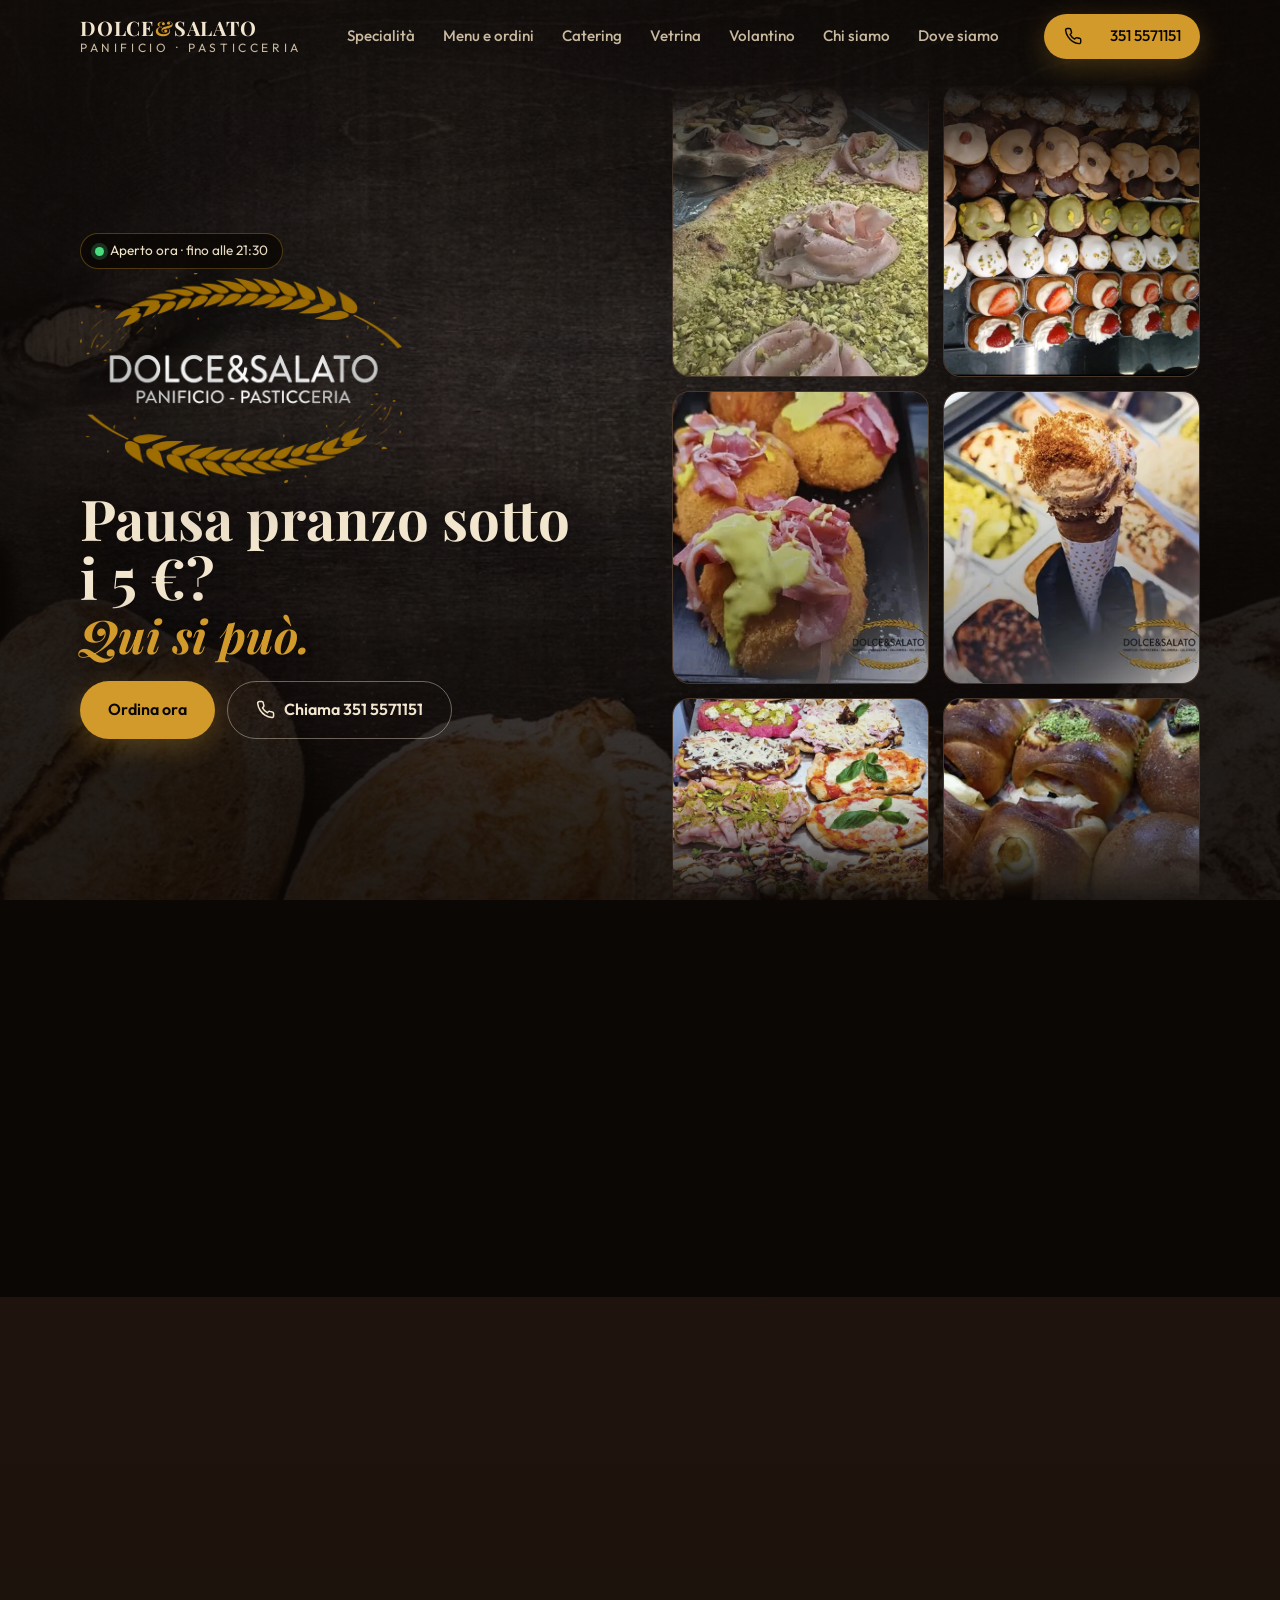
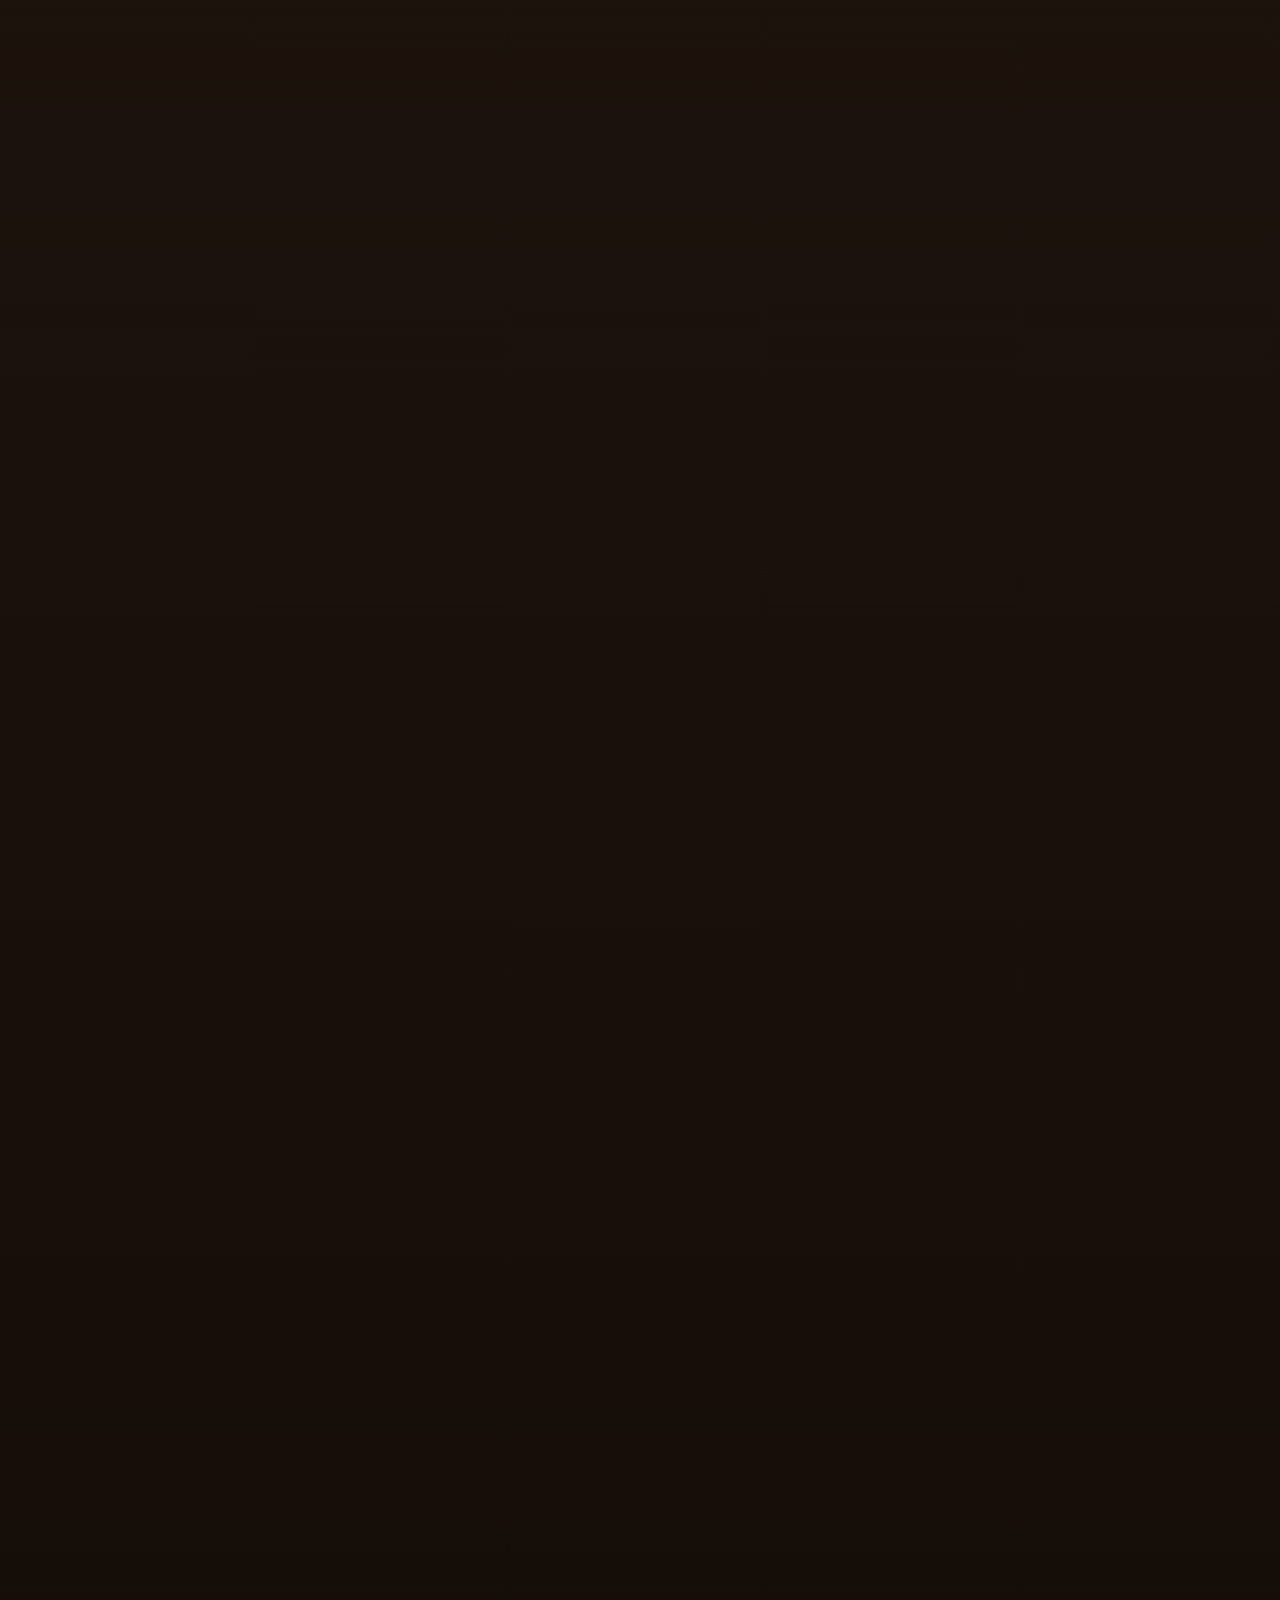
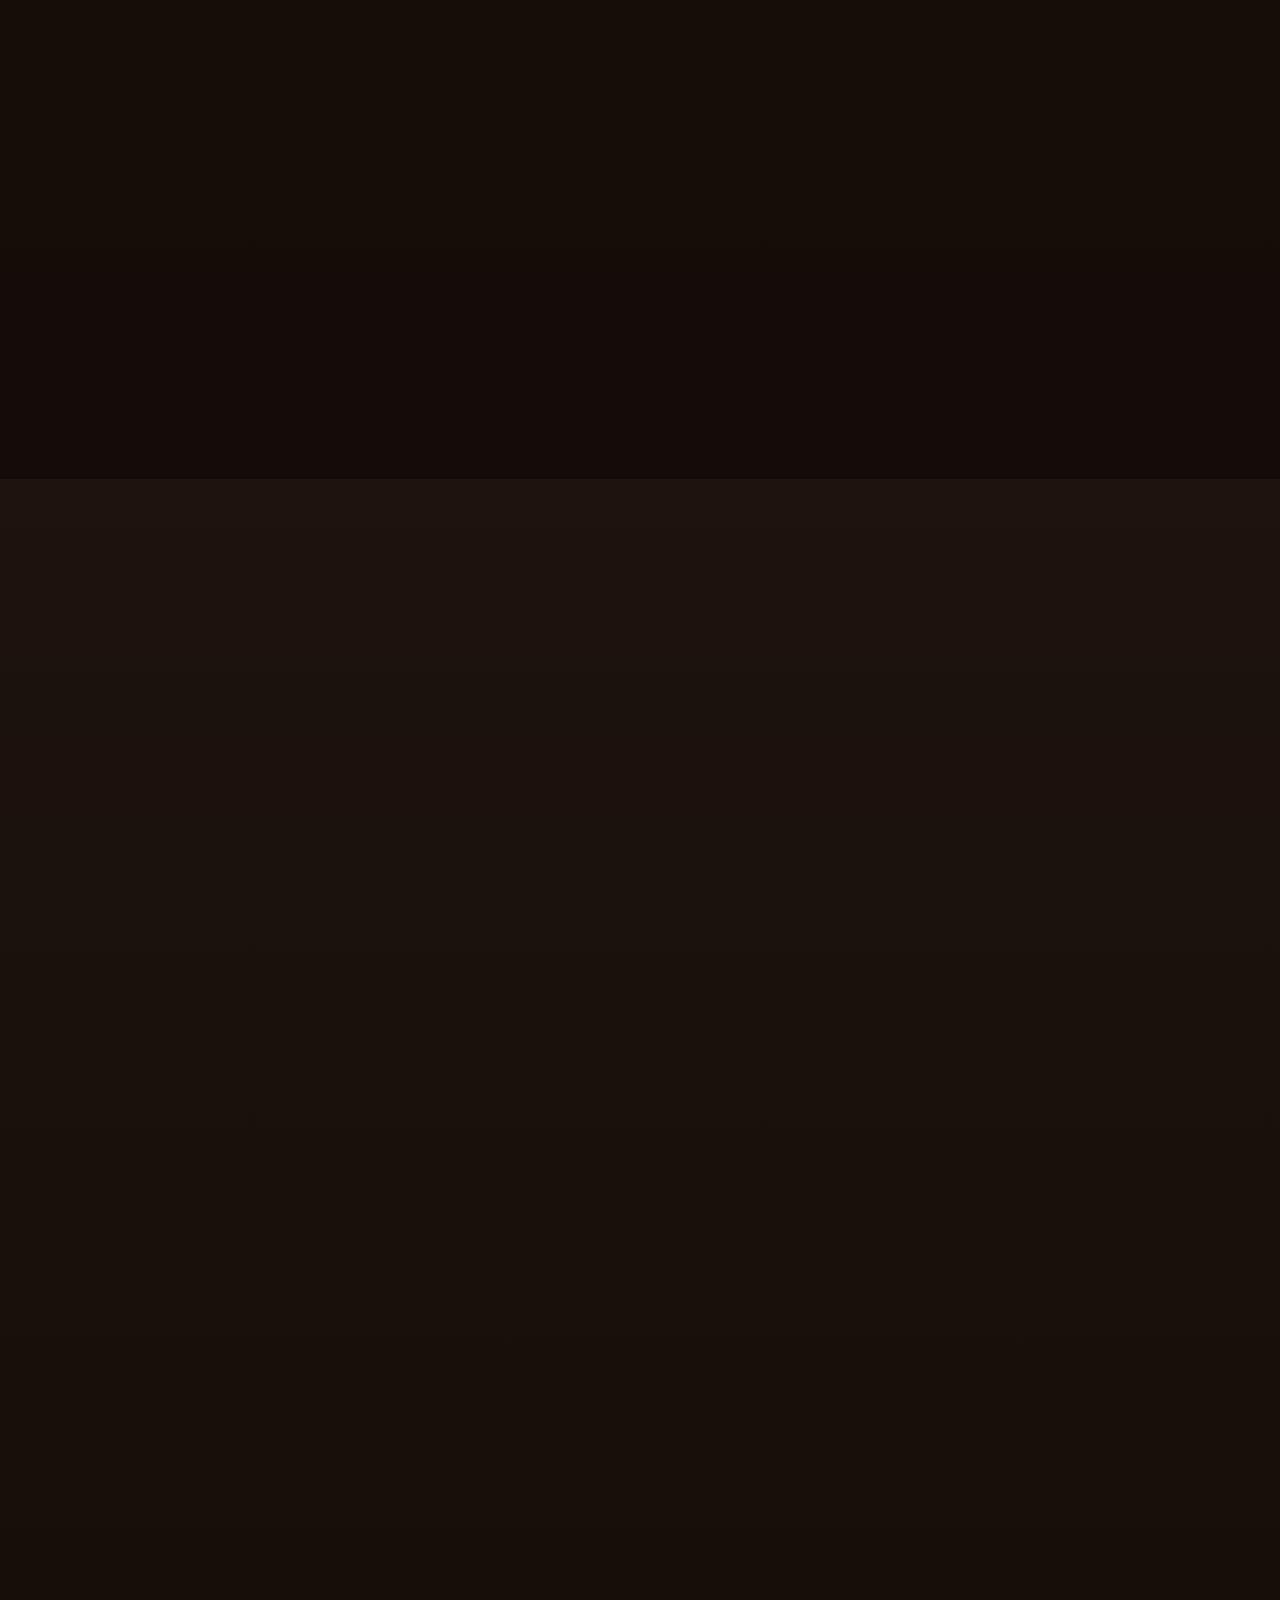
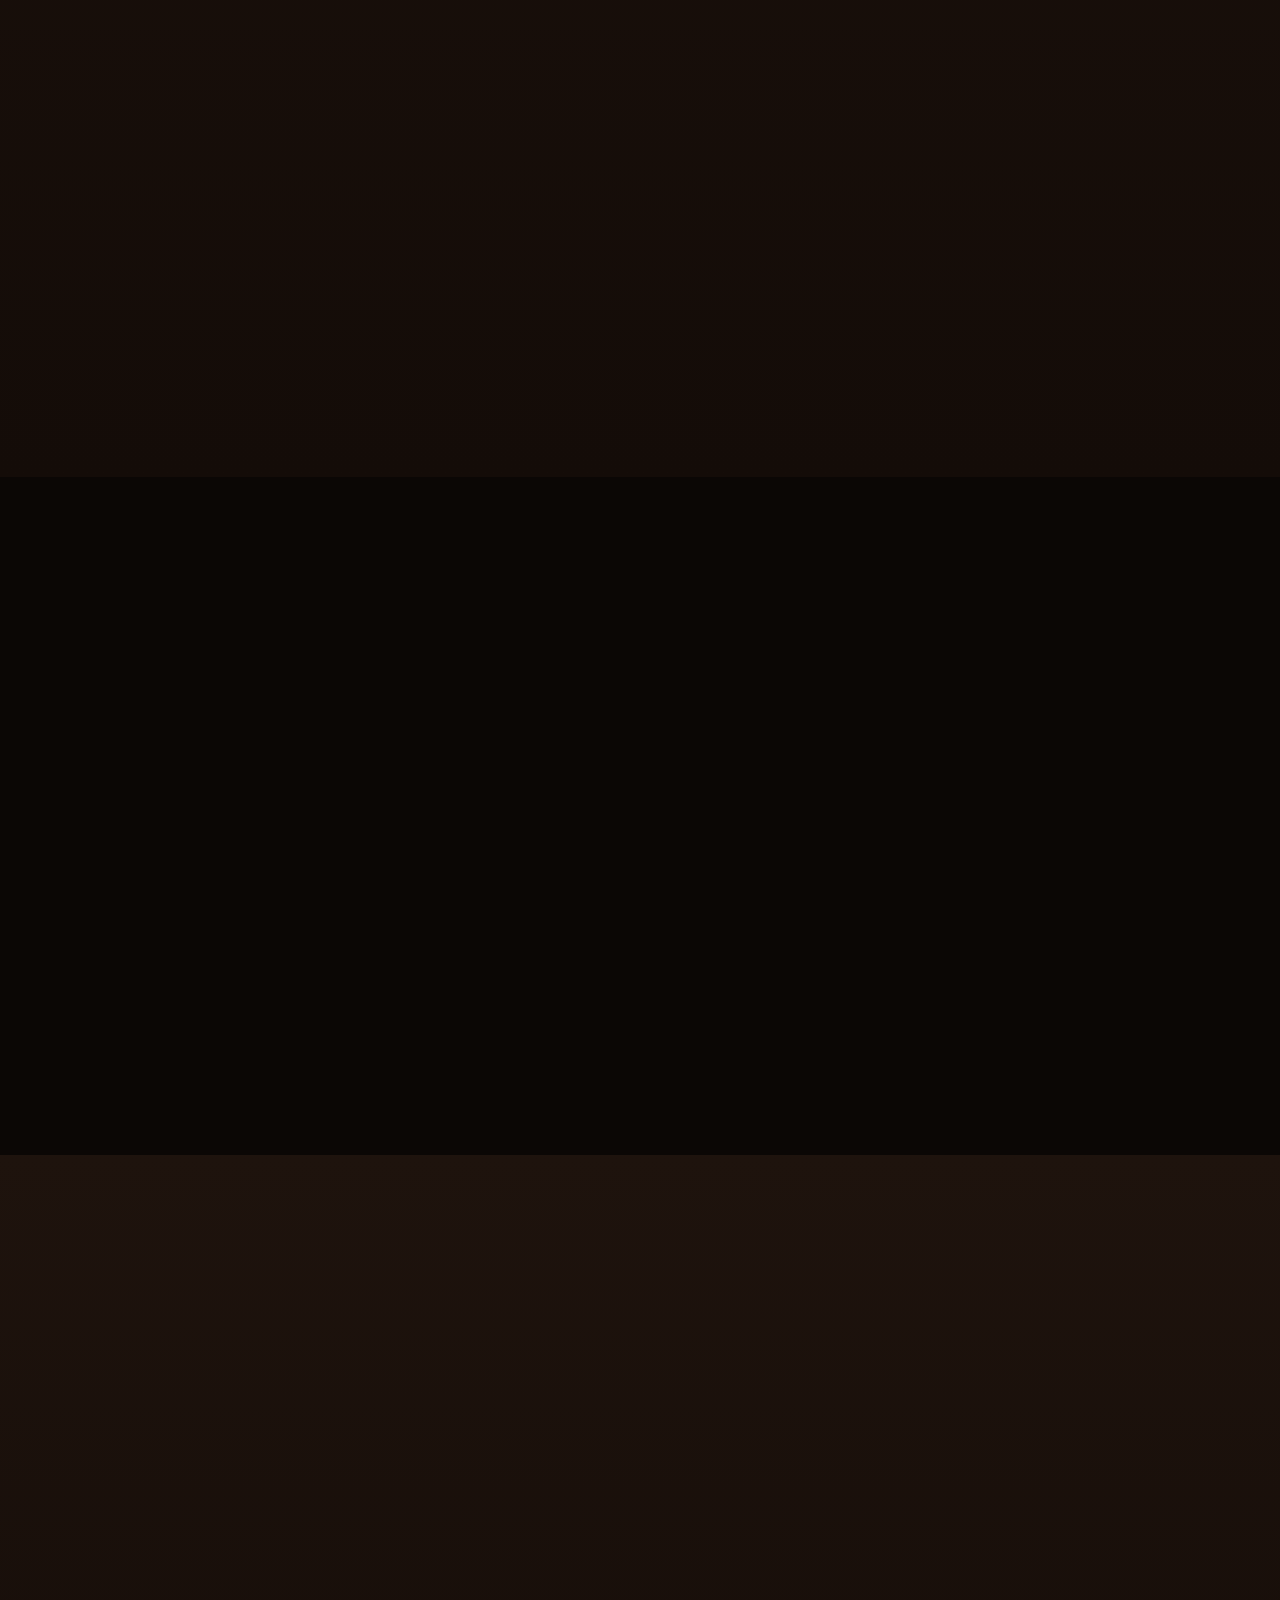
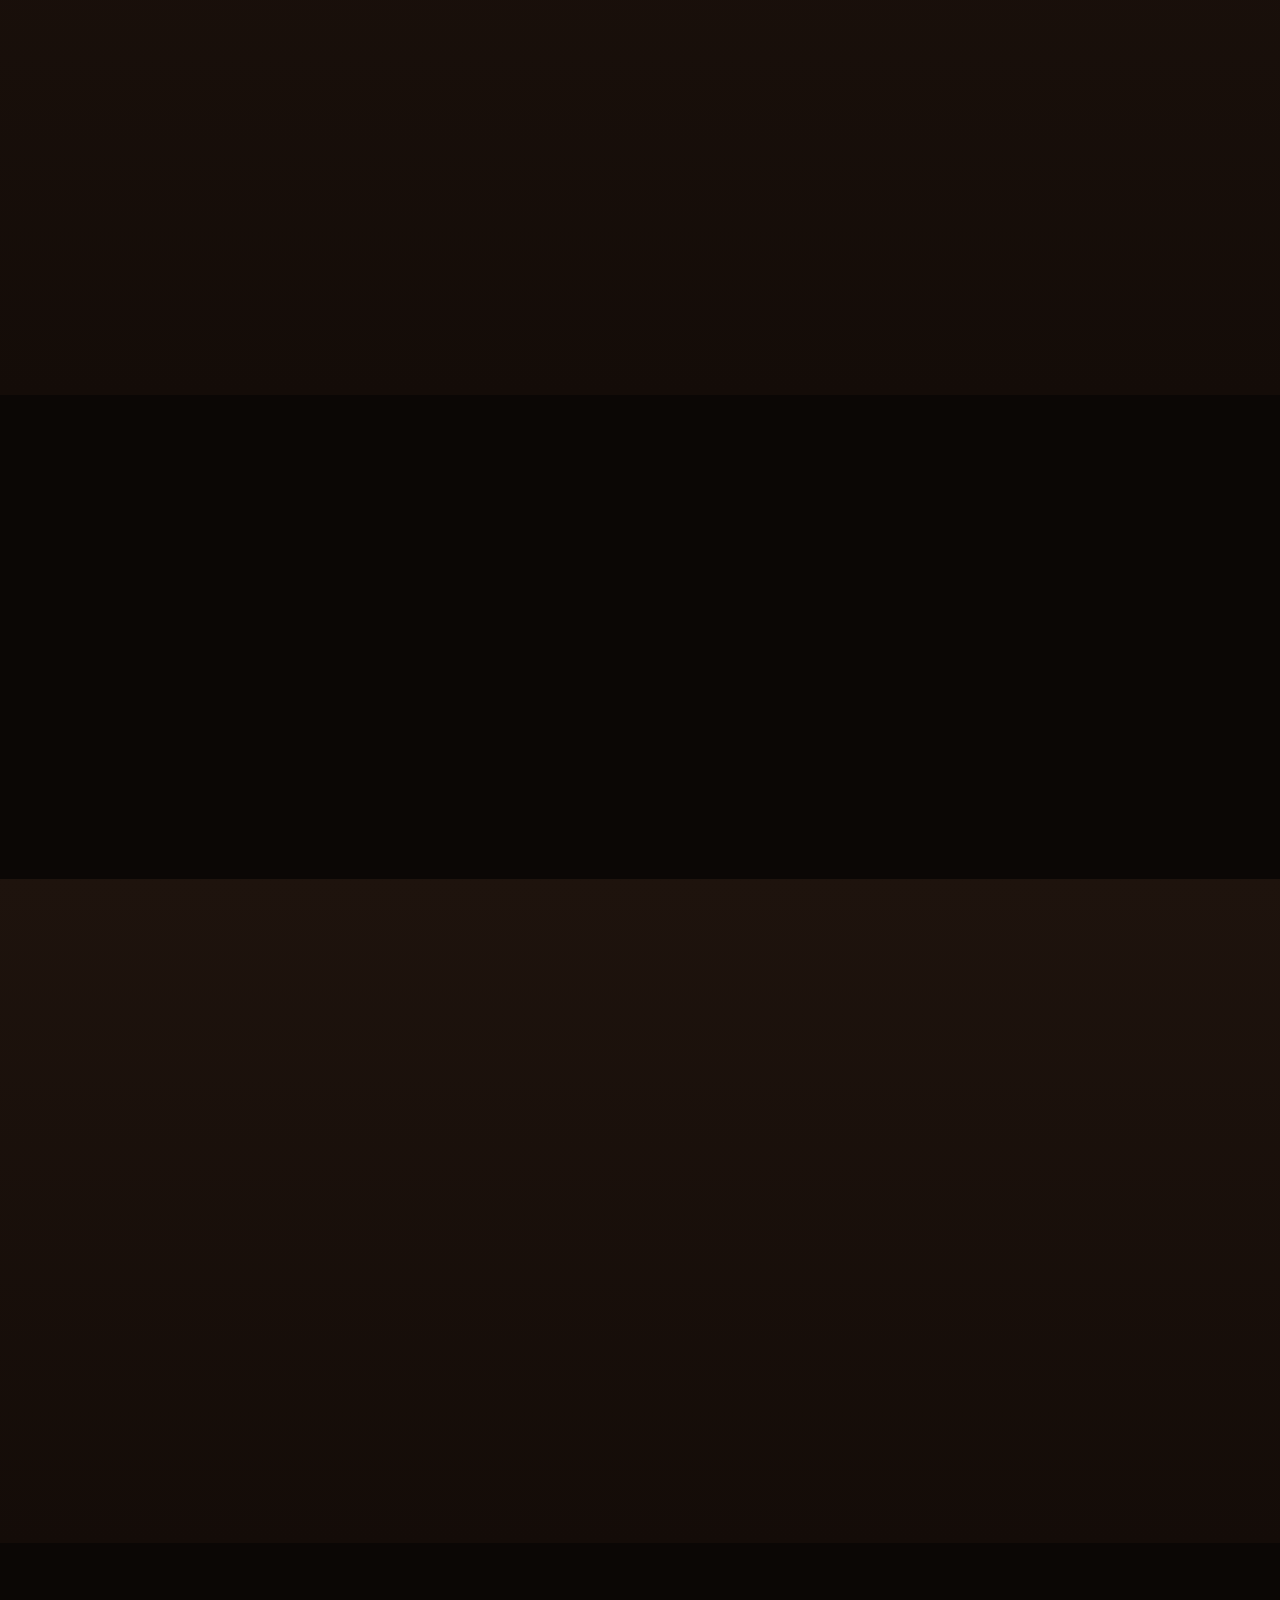
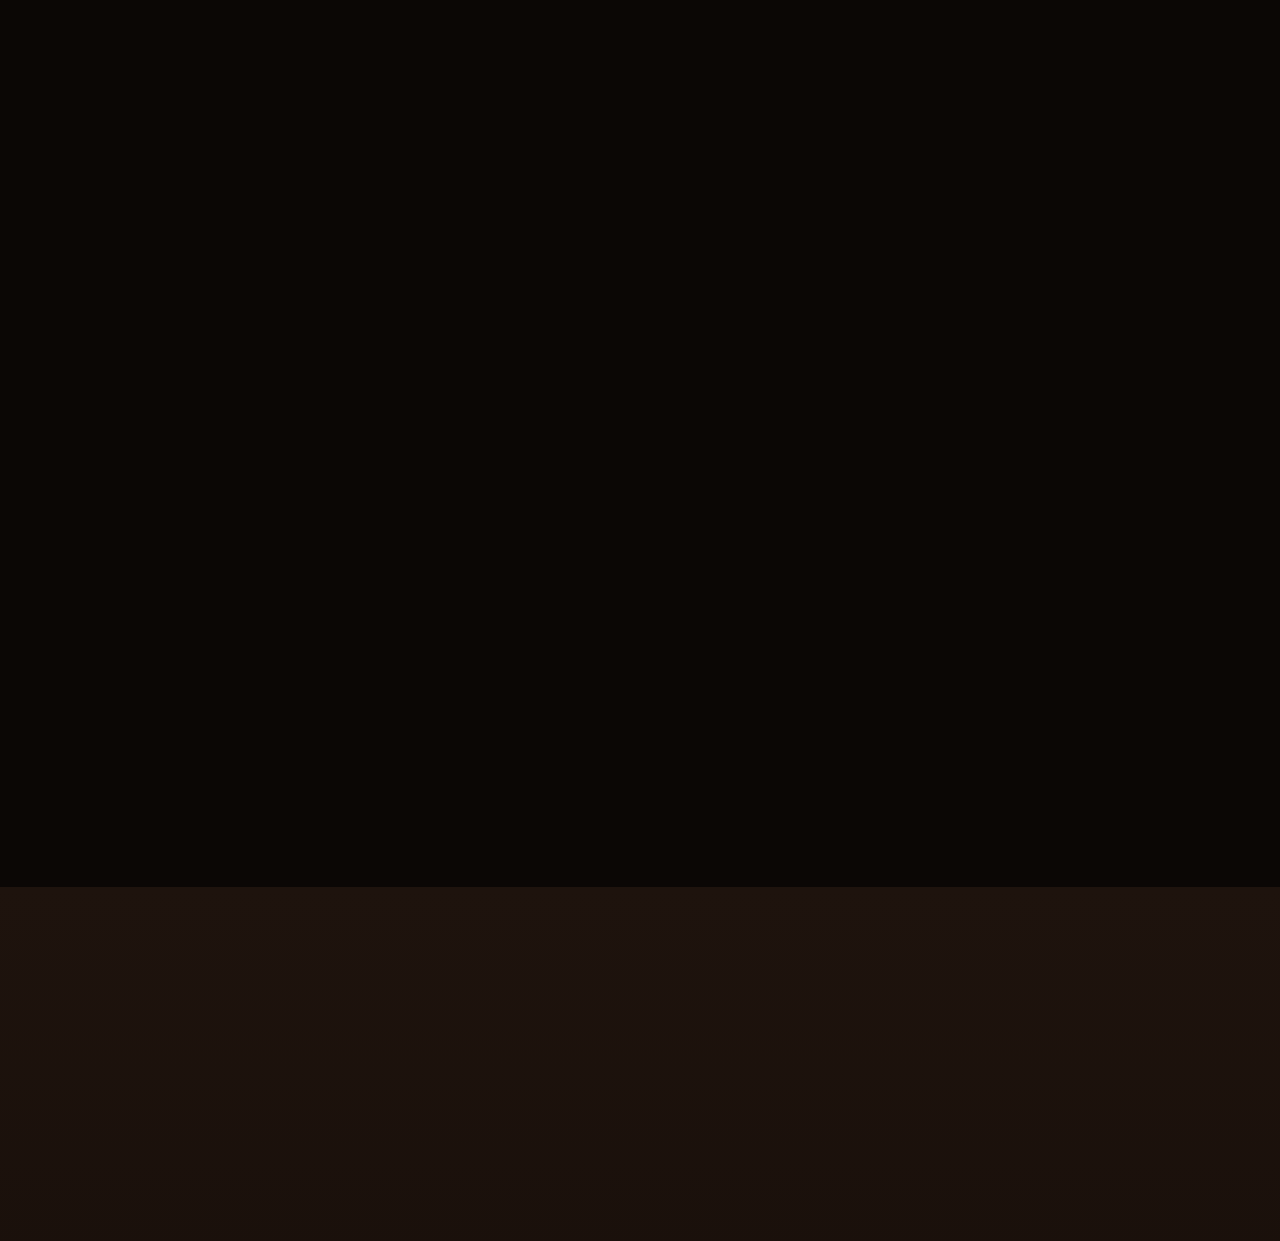
<file: index.html>
<!DOCTYPE html>
<html lang="it" class="no-js">
<head>
<meta charset="utf-8">
<meta name="viewport" content="width=device-width,initial-scale=1,viewport-fit=cover">
<title>Panificio e pasticceria a Mascalucia | Dolce&amp;Salato</title>
<meta name="description" content="Panificio e pasticceria a Mascalucia, Via Tremestieri 54: pizza da € 4,00, arancini al pistacchio € 1,00, rustici e dolci mignon. Ordina su WhatsApp.">
<link rel="canonical" href="https://panificiodolcesalato.it/">
<meta name="robots" content="index,follow,max-image-preview:large">
<meta name="theme-color" content="#0b0705"><meta name="color-scheme" content="dark">
<meta name="geo.region" content="IT-CT"><meta name="geo.placename" content="Mascalucia">
<meta property="og:type" content="website"><meta property="og:locale" content="it_IT">
<meta property="og:site_name" content="Dolce&amp;Salato Panificio Pasticceria">
<meta property="og:title" content="Dolce&amp;Salato Mascalucia: pizza, arancini e dolci">
<meta property="og:description" content="Pizza da € 4,00, tavola calda da € 0,80, rustici e dolci mignon a vassoio. Ordina su WhatsApp.">
<meta property="og:url" content="https://panificiodolcesalato.it/"><meta property="og:image" content="https://panificiodolcesalato.it/assets/img/og-image.jpg">
<meta property="og:image:width" content="1200"><meta property="og:image:height" content="630">
<meta property="og:image:alt" content="Insegna Dolce&amp;Salato Panificio Pasticceria con spighe di grano su fondo in legno scuro">
<meta name="twitter:card" content="summary_large_image"><meta name="twitter:title" content="Dolce&amp;Salato Mascalucia: pizza, arancini e dolci"><meta name="twitter:description" content="Pizza da € 4,00, tavola calda da € 0,80, rustici e dolci mignon a vassoio. Ordina su WhatsApp."><meta name="twitter:image" content="https://panificiodolcesalato.it/assets/img/og-image.jpg">
<link rel="icon" href="assets/img/icon-192.png" type="image/png"><link rel="apple-touch-icon" href="assets/img/apple-touch-icon.png">
<link rel="manifest" href="manifest.webmanifest">
<link rel="preload" as="image" href="assets/img/hero-640.webp" imagesrcset="assets/img/hero-640.webp 640w, assets/img/hero-legno-pane.webp 1000w" imagesizes="100vw" fetchpriority="high">
<link rel="preload" as="font" type="font/woff2" crossorigin href="assets/fonts/playfair-display-latin-700-normal.woff2"><link rel="preload" as="font" type="font/woff2" crossorigin href="assets/fonts/outfit-latin-400-normal.woff2">
<link rel="stylesheet" href="assets/css/style.css">
<script src="assets/js/boot.js"></script>
<script type="application/ld+json">{"@context": "https://schema.org", "@graph": [{"@type": "Bakery", "@id": "https://panificiodolcesalato.it/#bakery", "name": "Dolce&Salato Panificio Pasticceria", "alternateName": "Dolce e Salato", "description": "Panificio e pasticceria a Mascalucia: pizze rotonde, a teglia e in pala, calzoni, tavola calda, rusticheria e pasticceria mignon per eventi.", "url": "https://panificiodolcesalato.it/", "mainEntityOfPage": {"@id": "https://panificiodolcesalato.it/#webpage"}, "image": ["https://panificiodolcesalato.it/assets/img/og-image.jpg", "https://panificiodolcesalato.it/assets/img/foto/vetrina.webp", "https://panificiodolcesalato.it/assets/img/foto/torta-pistacchio.webp"], "logo": "https://panificiodolcesalato.it/assets/img/icon-512.png", "telephone": "+393515571151", "priceRange": "€", "servesCuisine": ["Pizza", "Pasticceria", "Tavola calda"], "address": {"@type": "PostalAddress", "streetAddress": "Via Tremestieri, 54", "addressLocality": "Mascalucia", "postalCode": "95030", "addressRegion": "CT", "addressCountry": "IT"}, "hasMap": "https://www.google.com/maps/search/?api=1&query=Via+Tremestieri+54+Mascalucia+CT", "areaServed": [{"@type": "City", "name": "Mascalucia"}, {"@type": "City", "name": "Tremestieri Etneo"}, {"@type": "City", "name": "San Giovanni la Punta"}, {"@type": "City", "name": "Gravina di Catania"}, {"@type": "City", "name": "Nicolosi"}], "openingHoursSpecification": [{"@type": "OpeningHoursSpecification", "dayOfWeek": ["Monday", "Tuesday", "Wednesday", "Thursday", "Friday", "Saturday"], "opens": "06:30", "closes": "21:30"}, {"@type": "OpeningHoursSpecification", "dayOfWeek": "Sunday", "opens": "06:30", "closes": "13:30"}], "contactPoint": {"@type": "ContactPoint", "telephone": "+393515571151", "contactType": "customer service", "availableLanguage": "it"}, "acceptsReservations": true, "sameAs": ["https://www.instagram.com/panificiodolcesalato_/"], "hasMenu": {"@id": "https://panificiodolcesalato.it/#menu-schema"}, "potentialAction": {"@type": "ReserveAction", "name": "Prenota o ordina su WhatsApp", "target": {"@type": "EntryPoint", "urlTemplate": "https://wa.me/393515571151", "inLanguage": "it", "actionPlatform": ["http://schema.org/DesktopWebPlatform", "http://schema.org/MobileWebPlatform"]}}}, {"@type": "Menu", "@id": "https://panificiodolcesalato.it/#menu-schema", "name": "Menu Dolce&Salato", "inLanguage": "it-IT", "url": "https://panificiodolcesalato.it/#menu", "hasMenuSection": [{"@type": "MenuSection", "name": "Pizze", "hasMenuItem": [{"@type": "MenuItem", "name": "Faccia di vecchia", "description": "Olio evo, sale, pepe", "offers": [{"@type": "Offer", "name": "Rotonda", "price": "4.00", "priceCurrency": "EUR"}, {"@type": "Offer", "name": "Teglia", "price": "9.00", "priceCurrency": "EUR"}]}, {"@type": "MenuItem", "name": "Pizzaiola", "description": "Doppio pomodoro, olio evo, origano", "offers": [{"@type": "Offer", "name": "Rotonda", "price": "4.50", "priceCurrency": "EUR"}, {"@type": "Offer", "name": "Teglia", "price": "9.00", "priceCurrency": "EUR"}]}, {"@type": "MenuItem", "name": "Biancaneve", "description": "Mozzarella, olio evo, origano", "offers": [{"@type": "Offer", "name": "Rotonda", "price": "4.50", "priceCurrency": "EUR"}, {"@type": "Offer", "name": "Teglia", "price": "11.00", "priceCurrency": "EUR"}]}, {"@type": "MenuItem", "name": "Margherita", "description": "Pomodoro, mozzarella, olio evo, origano", "offers": [{"@type": "Offer", "name": "Rotonda", "price": "5.00", "priceCurrency": "EUR"}, {"@type": "Offer", "name": "Teglia", "price": "11.00", "priceCurrency": "EUR"}]}, {"@type": "MenuItem", "name": "Norma", "description": "Pomodoro, melanzane fritte, ricotta salata", "offers": [{"@type": "Offer", "name": "Rotonda", "price": "5.50", "priceCurrency": "EUR"}, {"@type": "Offer", "name": "Teglia", "price": "13.00", "priceCurrency": "EUR"}]}, {"@type": "MenuItem", "name": "Patapizza", "description": "Pomodoro, mozzarella, patatine fritte, wurstel", "offers": [{"@type": "Offer", "name": "Rotonda", "price": "6.00", "priceCurrency": "EUR"}, {"@type": "Offer", "name": "Teglia", "price": "13.00", "priceCurrency": "EUR"}]}, {"@type": "MenuItem", "name": "Capricciosa", "description": "Pomodoro, mozzarella, prosciutto cotto, funghi freschi, uovo sodo", "offers": [{"@type": "Offer", "name": "Rotonda", "price": "6.00", "priceCurrency": "EUR"}, {"@type": "Offer", "name": "Teglia", "price": "13.00", "priceCurrency": "EUR"}]}, {"@type": "MenuItem", "name": "Tonnata", "description": "Pomodoro, mozzarella, tonno, cipolla, olio evo", "offers": [{"@type": "Offer", "name": "Rotonda", "price": "6.00", "priceCurrency": "EUR"}, {"@type": "Offer", "name": "Teglia", "price": "15.00", "priceCurrency": "EUR"}]}, {"@type": "MenuItem", "name": "Patate", "description": "Mozzarella, patate a fette, prosciutto cotto, grana, olio evo", "offers": [{"@type": "Offer", "name": "Rotonda", "price": "6.00", "priceCurrency": "EUR"}, {"@type": "Offer", "name": "Teglia", "price": "14.00", "priceCurrency": "EUR"}]}, {"@type": "MenuItem", "name": "Vegetariana", "description": "Mozzarella, pomodoro, verdure grigliate di stagione, funghi freschi", "offers": [{"@type": "Offer", "name": "Rotonda", "price": "6.00", "priceCurrency": "EUR"}, {"@type": "Offer", "name": "Teglia", "price": "13.00", "priceCurrency": "EUR"}]}, {"@type": "MenuItem", "name": "Parmigiana", "description": "Pomodoro, mozzarella, melanzane fritte, prosciutto cotto, uovo sodo, olio evo", "offers": [{"@type": "Offer", "name": "Rotonda", "price": "6.50", "priceCurrency": "EUR"}, {"@type": "Offer", "name": "Teglia", "price": "16.00", "priceCurrency": "EUR"}]}, {"@type": "MenuItem", "name": "Diavola", "description": "Pomodoro, mozzarella, salame piccante, olive, cipolla", "offers": [{"@type": "Offer", "name": "Rotonda", "price": "6.50", "priceCurrency": "EUR"}, {"@type": "Offer", "name": "Teglia", "price": "15.00", "priceCurrency": "EUR"}]}, {"@type": "MenuItem", "name": "Rucola", "description": "Pomodoro, mozzarella, prosciutto crudo, rucola, grana, olio evo", "offers": [{"@type": "Offer", "name": "Rotonda", "price": "6.50", "priceCurrency": "EUR"}, {"@type": "Offer", "name": "Teglia", "price": "15.00", "priceCurrency": "EUR"}]}, {"@type": "MenuItem", "name": "Rustica", "description": "Pomodoro, mozzarella, prosciutto cotto, olive, cipolla, olio evo", "offers": [{"@type": "Offer", "name": "Rotonda", "price": "6.50", "priceCurrency": "EUR"}, {"@type": "Offer", "name": "Teglia", "price": "15.00", "priceCurrency": "EUR"}]}, {"@type": "MenuItem", "name": "Friarielli", "description": "Mozzarella, pomodoro, friarielli, salsiccia, scaglie di grana, olio evo", "offers": [{"@type": "Offer", "name": "Rotonda", "price": "6.50", "priceCurrency": "EUR"}, {"@type": "Offer", "name": "Teglia", "price": "18.00", "priceCurrency": "EUR"}]}, {"@type": "MenuItem", "name": "Pistacchio", "description": "Mozzarella, pesto di pistacchio, crudo o mortadella, farina di pistacchio", "offers": [{"@type": "Offer", "name": "Rotonda", "price": "6.50", "priceCurrency": "EUR"}, {"@type": "Offer", "name": "Teglia", "price": "18.00", "priceCurrency": "EUR"}]}, {"@type": "MenuItem", "name": "Porcina", "description": "Mozzarella, porcini, salsiccia, scaglie di grana, olio evo", "offers": [{"@type": "Offer", "name": "Rotonda", "price": "6.50", "priceCurrency": "EUR"}, {"@type": "Offer", "name": "Teglia", "price": "18.00", "priceCurrency": "EUR"}]}, {"@type": "MenuItem", "name": "Noci e pancetta", "description": "Mozzarella, ciliegino, pancetta coppata, noci, scaglie di grana", "offers": [{"@type": "Offer", "name": "Rotonda", "price": "6.50", "priceCurrency": "EUR"}, {"@type": "Offer", "name": "Teglia", "price": "18.00", "priceCurrency": "EUR"}]}, {"@type": "MenuItem", "name": "Salmone", "description": "Mozzarella, salmone affumicato, panna, rucola, scaglie di grana, olio evo", "offers": [{"@type": "Offer", "name": "Rotonda", "price": "7.00", "priceCurrency": "EUR"}, {"@type": "Offer", "name": "Teglia", "price": "19.00", "priceCurrency": "EUR"}]}, {"@type": "MenuItem", "name": "Chips", "description": "Mozzarella, chips di patate fritte, pancetta, granella di nocciole, miele colato", "offers": [{"@type": "Offer", "name": "Rotonda", "price": "7.00", "priceCurrency": "EUR"}, {"@type": "Offer", "name": "Teglia", "price": "19.00", "priceCurrency": "EUR"}]}]}, {"@type": "MenuSection", "name": "Calzoni", "hasMenuItem": [{"@type": "MenuItem", "name": "Calzone Verde", "description": "Mozzarella, spinaci, prosciutto cotto, olive nere", "offers": {"@type": "Offer", "price": "6.50", "priceCurrency": "EUR"}}, {"@type": "MenuItem", "name": "Calzone Siciliano", "description": "Tuma, acciughe, olive nere, cipolla", "offers": {"@type": "Offer", "price": "7.00", "priceCurrency": "EUR"}}, {"@type": "MenuItem", "name": "Calzone alla Diavola", "description": "Tuma, salame piccante, cipolla, olive nere", "offers": {"@type": "Offer", "price": "7.00", "priceCurrency": "EUR"}}, {"@type": "MenuItem", "name": "Calzone Porcino", "description": "Mozzarella, porcini, prosciutto cotto, olive nere", "offers": {"@type": "Offer", "price": "7.50", "priceCurrency": "EUR"}}]}, {"@type": "MenuSection", "name": "Schiacciate (al kg)", "hasMenuItem": [{"@type": "MenuItem", "name": "Schiacciate", "offers": {"@type": "Offer", "priceCurrency": "EUR", "priceSpecification": {"@type": "UnitPriceSpecification", "priceCurrency": "EUR", "unitCode": "KGM", "price": "14.00"}}}, {"@type": "MenuItem", "name": "Schiacciate al pistacchio", "offers": {"@type": "Offer", "priceCurrency": "EUR", "priceSpecification": {"@type": "UnitPriceSpecification", "priceCurrency": "EUR", "unitCode": "KGM", "price": "16.00"}}}]}, {"@type": "MenuSection", "name": "Pizza in pala e pane condito", "hasMenuItem": [{"@type": "MenuItem", "name": "Pizza in pala", "offers": {"@type": "Offer", "priceCurrency": "EUR", "priceSpecification": {"@type": "PriceSpecification", "minPrice": "8.00", "priceCurrency": "EUR"}}}, {"@type": "MenuItem", "name": "Pane condito", "offers": {"@type": "Offer", "priceCurrency": "EUR", "priceSpecification": {"@type": "PriceSpecification", "minPrice": "8.00", "priceCurrency": "EUR"}}}]}, {"@type": "MenuSection", "name": "Tavola calda (pezzi medi)", "hasMenuItem": [{"@type": "MenuItem", "name": "Cartocciate (semplici, wurstel e patatine, melanzane, uovo, spinaci)", "offers": {"@type": "Offer", "priceCurrency": "EUR", "priceSpecification": {"@type": "UnitPriceSpecification", "price": "0.80", "priceCurrency": "EUR", "unitText": "pezzo"}}}, {"@type": "MenuItem", "name": "Pizzette", "offers": {"@type": "Offer", "priceCurrency": "EUR", "priceSpecification": {"@type": "UnitPriceSpecification", "price": "0.80", "priceCurrency": "EUR", "unitText": "pezzo"}}}, {"@type": "MenuItem", "name": "Bombe al forno classiche", "offers": {"@type": "Offer", "priceCurrency": "EUR", "priceSpecification": {"@type": "UnitPriceSpecification", "price": "0.80", "priceCurrency": "EUR", "unitText": "pezzo"}}}, {"@type": "MenuItem", "name": "Cipollina", "offers": {"@type": "Offer", "priceCurrency": "EUR", "priceSpecification": {"@type": "UnitPriceSpecification", "price": "0.90", "priceCurrency": "EUR", "unitText": "pezzo"}}}, {"@type": "MenuItem", "name": "Patè", "offers": {"@type": "Offer", "priceCurrency": "EUR", "priceSpecification": {"@type": "UnitPriceSpecification", "price": "0.90", "priceCurrency": "EUR", "unitText": "pezzo"}}}, {"@type": "MenuItem", "name": "Arancini burro e ragù", "offers": {"@type": "Offer", "priceCurrency": "EUR", "priceSpecification": {"@type": "UnitPriceSpecification", "price": "0.90", "priceCurrency": "EUR", "unitText": "pezzo"}}}, {"@type": "MenuItem", "name": "Cartocciate (pistacchio, porcini, friarielli)", "offers": {"@type": "Offer", "priceCurrency": "EUR", "priceSpecification": {"@type": "UnitPriceSpecification", "price": "0.90", "priceCurrency": "EUR", "unitText": "pezzo"}}}, {"@type": "MenuItem", "name": "Arancini al pistacchio", "offers": {"@type": "Offer", "priceCurrency": "EUR", "priceSpecification": {"@type": "UnitPriceSpecification", "price": "1.00", "priceCurrency": "EUR", "unitText": "pezzo"}}}, {"@type": "MenuItem", "name": "Cartocciate al salmone e philadelphia", "offers": {"@type": "Offer", "priceCurrency": "EUR", "priceSpecification": {"@type": "UnitPriceSpecification", "price": "1.00", "priceCurrency": "EUR", "unitText": "pezzo"}}}, {"@type": "MenuItem", "name": "Bombe fritte vari gusti", "offers": {"@type": "Offer", "priceCurrency": "EUR", "priceSpecification": {"@type": "UnitPriceSpecification", "price": "1.00", "priceCurrency": "EUR", "unitText": "pezzo"}}}]}, {"@type": "MenuSection", "name": "Rusticheria mignon (prezzo al kg)", "hasMenuItem": [{"@type": "MenuItem", "name": "Focacce a mini porzioni, vari tipi", "offers": {"@type": "Offer", "priceCurrency": "EUR", "priceSpecification": {"@type": "UnitPriceSpecification", "priceCurrency": "EUR", "unitCode": "KGM", "minPrice": "12.00"}}}, {"@type": "MenuItem", "name": "Mini hot dog (wurstel, patatine, tomato e maionese)", "offers": {"@type": "Offer", "priceCurrency": "EUR", "priceSpecification": {"@type": "UnitPriceSpecification", "priceCurrency": "EUR", "unitCode": "KGM", "price": "12.00"}}}, {"@type": "MenuItem", "name": "Pizza secca, vari tipi", "offers": {"@type": "Offer", "priceCurrency": "EUR", "priceSpecification": {"@type": "UnitPriceSpecification", "priceCurrency": "EUR", "unitCode": "KGM", "price": "12.00"}}}, {"@type": "MenuItem", "name": "Rustici classici, vari tipi", "offers": {"@type": "Offer", "priceCurrency": "EUR", "priceSpecification": {"@type": "UnitPriceSpecification", "priceCurrency": "EUR", "unitCode": "KGM", "price": "12.00"}}}, {"@type": "MenuItem", "name": "Arancinetti burro o ragù", "offers": {"@type": "Offer", "priceCurrency": "EUR", "priceSpecification": {"@type": "UnitPriceSpecification", "priceCurrency": "EUR", "unitCode": "KGM", "price": "14.00"}}}, {"@type": "MenuItem", "name": "Mini hamburger (polpettine di carne, maionese, insalata e pomodoro a fette)", "offers": {"@type": "Offer", "priceCurrency": "EUR", "priceSpecification": {"@type": "UnitPriceSpecification", "priceCurrency": "EUR", "unitCode": "KGM", "price": "16.00"}}}, {"@type": "MenuItem", "name": "Rustici di sfoglia, vari tipi", "offers": {"@type": "Offer", "priceCurrency": "EUR", "priceSpecification": {"@type": "UnitPriceSpecification", "priceCurrency": "EUR", "unitCode": "KGM", "price": "16.00"}}}, {"@type": "MenuItem", "name": "Mini burger con cotoletta e patatine", "offers": {"@type": "Offer", "priceCurrency": "EUR", "priceSpecification": {"@type": "UnitPriceSpecification", "priceCurrency": "EUR", "unitCode": "KGM", "price": "16.00"}}}, {"@type": "MenuItem", "name": "Mini cornetti salati con crudo, philadelphia e rucola", "offers": {"@type": "Offer", "priceCurrency": "EUR", "priceSpecification": {"@type": "UnitPriceSpecification", "priceCurrency": "EUR", "unitCode": "KGM", "price": "16.00"}}}, {"@type": "MenuItem", "name": "Arancinetti al pistacchio", "offers": {"@type": "Offer", "priceCurrency": "EUR", "priceSpecification": {"@type": "UnitPriceSpecification", "priceCurrency": "EUR", "unitCode": "KGM", "price": "18.00"}}}, {"@type": "MenuItem", "name": "Mini cornetti salati con salmone, philadelphia e rucola", "offers": {"@type": "Offer", "priceCurrency": "EUR", "priceSpecification": {"@type": "UnitPriceSpecification", "priceCurrency": "EUR", "unitCode": "KGM", "price": "18.00"}}}, {"@type": "MenuItem", "name": "Mini mafaldine con pesto di pistacchio, mortadella e polvere di pistacchio", "offers": {"@type": "Offer", "priceCurrency": "EUR", "priceSpecification": {"@type": "UnitPriceSpecification", "priceCurrency": "EUR", "unitCode": "KGM", "price": "18.00"}}}]}, {"@type": "MenuSection", "name": "Pane e stuzzicheria", "hasMenuItem": [{"@type": "MenuItem", "name": "Pane", "offers": {"@type": "Offer", "priceCurrency": "EUR", "priceSpecification": {"@type": "UnitPriceSpecification", "priceCurrency": "EUR", "unitCode": "KGM", "minPrice": "4.00"}}}]}, {"@type": "MenuSection", "name": "Pasticceria (prezzo al kg)", "hasMenuItem": [{"@type": "MenuItem", "name": "Pasticceria mignon di nostra produzione", "offers": {"@type": "Offer", "priceCurrency": "EUR", "priceSpecification": {"@type": "UnitPriceSpecification", "priceCurrency": "EUR", "unitCode": "KGM", "price": "14.00"}}}, {"@type": "MenuItem", "name": "Torte classiche", "offers": {"@type": "Offer", "priceCurrency": "EUR", "priceSpecification": {"@type": "UnitPriceSpecification", "priceCurrency": "EUR", "unitCode": "KGM", "minPrice": "15.00"}}}, {"@type": "MenuItem", "name": "Semifreddi", "offers": {"@type": "Offer", "priceCurrency": "EUR", "priceSpecification": {"@type": "UnitPriceSpecification", "priceCurrency": "EUR", "unitCode": "KGM", "minPrice": "18.00"}}}]}]}, {"@type": "WebSite", "@id": "https://panificiodolcesalato.it/#website", "url": "https://panificiodolcesalato.it/", "name": "Dolce&Salato Panificio Pasticceria", "inLanguage": "it-IT", "publisher": {"@id": "https://panificiodolcesalato.it/#bakery"}}, {"@type": "WebPage", "@id": "https://panificiodolcesalato.it/#webpage", "dateModified": "2026-10-15", "url": "https://panificiodolcesalato.it/", "name": "Panificio e pasticceria a Mascalucia | Dolce&Salato", "isPartOf": {"@id": "https://panificiodolcesalato.it/#website"}, "about": {"@id": "https://panificiodolcesalato.it/#bakery"}, "inLanguage": "it-IT", "primaryImageOfPage": {"@type": "ImageObject", "url": "https://panificiodolcesalato.it/assets/img/og-image.jpg", "width": 1200, "height": 630}}, {"@type": "FAQPage", "@id": "https://panificiodolcesalato.it/#faq", "isPartOf": {"@id": "https://panificiodolcesalato.it/#webpage"}, "mainEntity": [{"@type": "Question", "name": "Dove si trova Dolce&Salato?", "acceptedAnswer": {"@type": "Answer", "text": "In Via Tremestieri, 54, 95030 Mascalucia (CT). L'ordine si ritira al banco."}}, {"@type": "Question", "name": "Quali sono gli orari di apertura?", "acceptedAnswer": {"@type": "Answer", "text": "Dal lunedì al sabato dalle 6:30 alle 21:30, senza pausa. La domenica dalle 6:30 alle 13:30."}}, {"@type": "Question", "name": "Posso ordinare per una festa?", "acceptedAnswer": {"@type": "Answer", "text": "Sì. Compleanni, lauree, buffet e aperitivi con rustici e pasticceria mignon. Dicci per quante persone nella sezione Catering, poi chiama o scrivi su WhatsApp al 351 5571151."}}, {"@type": "Question", "name": "Quanto costano i rustici e i dolci mignon?", "acceptedAnswer": {"@type": "Answer", "text": "I rustici mignon partono da € 12,00 al kg (focacce, mini hot dog, pizza secca, rustici classici). Gli arancinetti burro o ragù costano € 14. Mini hamburger, rustici di sfoglia, mini burger e mini cornetti con crudo costano € 16. Arancinetti al pistacchio, mini cornetti al salmone e mini mafaldine costano € 18. La pasticceria mignon di nostra produzione costa € 14,00 al kg, le torte classiche partono da € 15,00 al kg e i semifreddi da € 18,00 al kg."}}, {"@type": "Question", "name": "Fate pizze con farine speciali?", "acceptedAnswer": {"@type": "Answer", "text": "Sì: integrale, kamut, 9 cereali, grano saraceno, timilia, segale e azzimo. Prenota 24 ore prima su WhatsApp o per telefono."}}, {"@type": "Question", "name": "La bibita è compresa con la pizza?", "acceptedAnswer": {"@type": "Answer", "text": "Con la pizza rotonda è inclusa una lattina da 15 cl, con la teglia una bibita Tomarchio in bottiglia, con la mezza teglia una lattina da 33 cl. Una margherita rotonda con lattina costa € 5,00."}}, {"@type": "Question", "name": "Vendete il pane?", "acceptedAnswer": {"@type": "Answer", "text": "Sì, il pane parte da € 4,00 al kg. C'è anche la stuzzicheria: chiedi i gusti e il prezzo al banco o su WhatsApp."}}, {"@type": "Question", "name": "Avete granite e gelati?", "acceptedAnswer": {"@type": "Answer", "text": "Sì, in estate. Granite e gelati sono di nostra produzione."}}, {"@type": "Question", "name": "Cos'è la pizza in pala e il pane condito?", "acceptedAnswer": {"@type": "Answer", "text": "La pizza in pala è una rotonda fatta in pala, oppure composta come vuoi tu. Parte da € 8,00. Il pane condito lo scegli tu, sempre da € 8,00. Scrivi cosa vuoi nelle note dell'ordine."}}]}]}</script>
</head>
<body>
<a class="skip" href="#main">Vai al contenuto</a>

<header class="header">
 <div class="wrap">
  <a class="brand" href="#top" aria-label="Dolce e Salato, torna in alto"><b>DOLCE<i>&amp;</i>SALATO</b><small>Panificio · Pasticceria</small></a>
  <nav class="nav" aria-label="Principale">
   <a href="#specialita">Specialità</a><a href="#menu">Menu e ordini</a><a href="catering-rustici-mascalucia/">Catering</a><a href="#galleria">Vetrina</a><a href="#volantino">Volantino</a><a href="#storia">Chi siamo</a><a href="#dove">Dove siamo</a>
  </nav>
  <a class="btn btn--gold nav" style="min-height:44px;padding:.6em 1.2em" href="tel:+393515571151"><svg class="ico" viewBox="0 0 24 24" aria-hidden="true"><path d="M22 16.9v3a2 2 0 0 1-2.2 2 19.8 19.8 0 0 1-8.6-3.1 19.5 19.5 0 0 1-6-6A19.8 19.8 0 0 1 2.1 4.2 2 2 0 0 1 4.1 2h3a2 2 0 0 1 2 1.7c.1 1 .4 1.9.7 2.8a2 2 0 0 1-.5 2.1L8.1 9.9a16 16 0 0 0 6 6l1.3-1.3a2 2 0 0 1 2.1-.4c.9.3 1.8.6 2.8.7a2 2 0 0 1 1.7 2z"/></svg> 351 5571151</a>
  <button class="burger" id="burger" aria-label="Apri il menu" aria-expanded="false" aria-controls="drawer"><span></span></button>
 </div>
</header>

<div class="drawer" id="drawer" role="dialog" aria-modal="true" aria-label="Menu di navigazione">
 <div class="drawer__top"><span class="brand"><b>DOLCE<i>&amp;</i>SALATO</b><small>Panificio · Pasticceria</small></span><button class="burger" data-close aria-label="Chiudi il menu" style="font-size:1.2rem">✕</button></div>
 <nav aria-label="Menu mobile">
  <a href="#specialita" data-close>Specialità</a><a href="#menu" data-close>Menu e ordini</a><a href="catering-rustici-mascalucia/" data-close>Catering</a><a href="#galleria" data-close>Vetrina</a><a href="#volantino" data-close>Volantino</a><a href="#storia" data-close>Chi siamo</a><a href="#dove" data-close>Dove siamo</a>
 </nav>
 <div class="drawer__cta">
  <a class="btn btn--wa" href="https://wa.me/393515571151" target="_blank" rel="noopener"><svg class="ico fill" viewBox="0 0 24 24" aria-hidden="true"><path d="M12 2a10 10 0 0 0-8.6 15.1L2 22l5-1.3A10 10 0 1 0 12 2zm0 18.2c-1.5 0-3-.4-4.2-1.200l-.3-.2-3 .8.8-2.9-.2-.3A8.2 8.2 0 1 1 12 20.200zm4.500-6.100c-.2-.1-1.500-.7-1.700-.8-.2-.1-.4-.1-.6.100l-.8 1c-.1.200-.3.200-.5.100-1.400-.7-2.300-1.200-3.200-2.800-.2-.4.200-.4.700-1.300.1-.200 0-.300 0-.500l-.8-1.800c-.2-.5-.4-.4-.6-.4h-.5c-.2 0-.5.100-.7.300-.2.300-.9.900-.9 2.200s.9 2.500 1.100 2.700c.1.200 1.800 2.800 4.400 3.900 1.600.7 2.200.7 3 .6.500-.1 1.500-.6 1.700-1.200.2-.6.200-1.100.2-1.200-.1-.1-.3-.2-.5-.3z"/></svg> Ordina su WhatsApp</a>
  <a class="btn btn--gold" href="tel:+393515571151"><svg class="ico" viewBox="0 0 24 24" aria-hidden="true"><path d="M22 16.9v3a2 2 0 0 1-2.2 2 19.8 19.8 0 0 1-8.6-3.1 19.5 19.5 0 0 1-6-6A19.8 19.8 0 0 1 2.1 4.2 2 2 0 0 1 4.1 2h3a2 2 0 0 1 2 1.7c.1 1 .4 1.9.7 2.8a2 2 0 0 1-.5 2.1L8.1 9.9a16 16 0 0 0 6 6l1.3-1.3a2 2 0 0 1 2.1-.4c.9.3 1.8.6 2.8.7a2 2 0 0 1 1.7 2z"/></svg> Chiama 351 5571151</a>
 </div>
</div>

<main id="main">
<section class="hero" id="top">
 <div class="hero__bg"><img src="assets/img/hero-640.webp" srcset="assets/img/hero-640.webp 640w, assets/img/hero-legno-pane.webp 1000w" sizes="100vw" alt="" width="1000" height="667" fetchpriority="high" decoding="async"></div>
 <div class="wrap hero__inner">
  <span class="chip" id="open-badge" hidden><i class="dot"></i><span>…</span></span>
  <img class="hero-logo" src="assets/img/logo-660.webp" srcset="assets/img/logo-660.webp 660w, assets/img/logo-spighe.webp 1000w" sizes="(min-width:980px) 380px, 330px" alt="Dolce&amp;Salato Panificio Pasticceria" width="660" height="431" fetchpriority="high" decoding="async">
  <h1>Pausa pranzo sotto i&nbsp;5&nbsp;€? <span class="script">Qui si può.</span><span class="sr"> Panificio e pasticceria Dolce&amp;Salato a Mascalucia, Via Tremestieri 54. Pizza da € 4,00, arancini al pistacchio, rustici e dolci mignon.</span></h1>
  <div class="hero__cta">
   <a class="btn btn--gold" href="#menu">Ordina ora</a>
   <a class="btn btn--line" href="tel:+393515571151"><svg class="ico" viewBox="0 0 24 24" aria-hidden="true"><path d="M22 16.9v3a2 2 0 0 1-2.2 2 19.8 19.8 0 0 1-8.6-3.1 19.5 19.5 0 0 1-6-6A19.8 19.8 0 0 1 2.1 4.2 2 2 0 0 1 4.1 2h3a2 2 0 0 1 2 1.7c.1 1 .4 1.9.7 2.8a2 2 0 0 1-.5 2.1L8.1 9.9a16 16 0 0 0 6 6l1.3-1.3a2 2 0 0 1 2.1-.4c.9.3 1.8.6 2.8.7a2 2 0 0 1 1.7 2z"/></svg> Chiama 351 5571151</a>
  </div>
 </div>
 <div class="mosaic" aria-hidden="true"><ul class="mosaic__row "><li><img src="assets/img/mosaic/pala-pistacchio.webp" srcset="assets/img/mosaic/pala-pistacchio.webp 240w, assets/img/foto/pala-pistacchio.webp 386w" sizes="(min-width:980px) 22vw, 120px" alt="Pizza in pala al pistacchio" width="386" height="440" decoding="async" loading="eager"></li><li><img src="assets/img/mosaic/arancini.webp" srcset="assets/img/mosaic/arancini.webp 240w, assets/img/foto/arancini.webp 386w" sizes="(min-width:980px) 22vw, 120px" alt="Arancini al pistacchio" width="386" height="440" decoding="async" loading="eager"></li><li><img src="assets/img/mosaic/schiacciate.webp" srcset="assets/img/mosaic/schiacciate.webp 240w, assets/img/foto/schiacciate.webp 386w" sizes="(min-width:980px) 22vw, 120px" alt="Banco delle schiacciate" width="386" height="440" decoding="async" loading="eager"></li><li><img src="assets/img/mosaic/torta-pistacchio.webp" srcset="assets/img/mosaic/torta-pistacchio.webp 240w, assets/img/foto/torta-pistacchio.webp 386w" sizes="(min-width:980px) 22vw, 120px" alt="Torta al pistacchio" width="386" height="440" decoding="async" loading="lazy" fetchpriority=low></li><li><img src="assets/img/mosaic/pane.webp" srcset="assets/img/mosaic/pane.webp 240w, assets/img/foto/pane.webp 386w" sizes="(min-width:980px) 22vw, 120px" alt="Pani artigianali" width="386" height="440" decoding="async" loading="lazy" fetchpriority=low></li><li><img src="assets/img/mosaic/pizzette.webp" srcset="assets/img/mosaic/pizzette.webp 240w, assets/img/foto/pizzette.webp 386w" sizes="(min-width:980px) 22vw, 120px" alt="Pizzette e finger food" width="386" height="440" decoding="async" loading="lazy" fetchpriority=low></li><li aria-hidden="true"><img src="assets/img/mosaic/pala-pistacchio.webp" srcset="assets/img/mosaic/pala-pistacchio.webp 240w, assets/img/foto/pala-pistacchio.webp 386w" sizes="(min-width:980px) 22vw, 120px" alt="" width="386" height="440" decoding="async" loading="lazy" fetchpriority=low></li><li aria-hidden="true"><img src="assets/img/mosaic/arancini.webp" srcset="assets/img/mosaic/arancini.webp 240w, assets/img/foto/arancini.webp 386w" sizes="(min-width:980px) 22vw, 120px" alt="" width="386" height="440" decoding="async" loading="lazy" fetchpriority=low></li><li aria-hidden="true"><img src="assets/img/mosaic/schiacciate.webp" srcset="assets/img/mosaic/schiacciate.webp 240w, assets/img/foto/schiacciate.webp 386w" sizes="(min-width:980px) 22vw, 120px" alt="" width="386" height="440" decoding="async" loading="lazy" fetchpriority=low></li><li aria-hidden="true"><img src="assets/img/mosaic/torta-pistacchio.webp" srcset="assets/img/mosaic/torta-pistacchio.webp 240w, assets/img/foto/torta-pistacchio.webp 386w" sizes="(min-width:980px) 22vw, 120px" alt="" width="386" height="440" decoding="async" loading="lazy" fetchpriority=low></li><li aria-hidden="true"><img src="assets/img/mosaic/pane.webp" srcset="assets/img/mosaic/pane.webp 240w, assets/img/foto/pane.webp 386w" sizes="(min-width:980px) 22vw, 120px" alt="" width="386" height="440" decoding="async" loading="lazy" fetchpriority=low></li><li aria-hidden="true"><img src="assets/img/mosaic/pizzette.webp" srcset="assets/img/mosaic/pizzette.webp 240w, assets/img/foto/pizzette.webp 386w" sizes="(min-width:980px) 22vw, 120px" alt="" width="386" height="440" decoding="async" loading="lazy" fetchpriority=low></li></ul><ul class="mosaic__row rev"><li><img src="assets/img/mosaic/mignon.webp" srcset="assets/img/mosaic/mignon.webp 240w, assets/img/foto/mignon.webp 386w" sizes="(min-width:980px) 22vw, 120px" alt="Bignè glassati e babà" width="386" height="440" decoding="async" loading="lazy" fetchpriority=low></li><li><img src="assets/img/mosaic/gelato-cono.webp" srcset="assets/img/mosaic/gelato-cono.webp 240w, assets/img/foto/gelato-cono.webp 386w" sizes="(min-width:980px) 22vw, 120px" alt="Gelato al cono" width="386" height="440" decoding="async" loading="lazy" fetchpriority=low></li><li><img src="assets/img/mosaic/panini-farciti.webp" srcset="assets/img/mosaic/panini-farciti.webp 240w, assets/img/foto/panini-farciti.webp 386w" sizes="(min-width:980px) 22vw, 120px" alt="Panini farciti" width="386" height="440" decoding="async" loading="lazy" fetchpriority=low></li><li><img src="assets/img/mosaic/pinsa-mora.webp" srcset="assets/img/mosaic/pinsa-mora.webp 240w, assets/img/foto/pinsa-mora.webp 386w" sizes="(min-width:980px) 22vw, 120px" alt="Pinsa con carpaccio" width="386" height="440" decoding="async" loading="lazy" fetchpriority=low></li><li><img src="assets/img/mosaic/tartellette.webp" srcset="assets/img/mosaic/tartellette.webp 240w, assets/img/foto/tartellette.webp 386w" sizes="(min-width:980px) 22vw, 120px" alt="Tartellette alla frutta" width="386" height="440" decoding="async" loading="lazy" fetchpriority=low></li><li><img src="assets/img/mosaic/torte-frigo.webp" srcset="assets/img/mosaic/torte-frigo.webp 240w, assets/img/foto/torte-frigo.webp 386w" sizes="(min-width:980px) 22vw, 120px" alt="Torte in vetrina" width="386" height="440" decoding="async" loading="lazy" fetchpriority=low></li><li aria-hidden="true"><img src="assets/img/mosaic/mignon.webp" srcset="assets/img/mosaic/mignon.webp 240w, assets/img/foto/mignon.webp 386w" sizes="(min-width:980px) 22vw, 120px" alt="" width="386" height="440" decoding="async" loading="lazy" fetchpriority=low></li><li aria-hidden="true"><img src="assets/img/mosaic/gelato-cono.webp" srcset="assets/img/mosaic/gelato-cono.webp 240w, assets/img/foto/gelato-cono.webp 386w" sizes="(min-width:980px) 22vw, 120px" alt="" width="386" height="440" decoding="async" loading="lazy" fetchpriority=low></li><li aria-hidden="true"><img src="assets/img/mosaic/panini-farciti.webp" srcset="assets/img/mosaic/panini-farciti.webp 240w, assets/img/foto/panini-farciti.webp 386w" sizes="(min-width:980px) 22vw, 120px" alt="" width="386" height="440" decoding="async" loading="lazy" fetchpriority=low></li><li aria-hidden="true"><img src="assets/img/mosaic/pinsa-mora.webp" srcset="assets/img/mosaic/pinsa-mora.webp 240w, assets/img/foto/pinsa-mora.webp 386w" sizes="(min-width:980px) 22vw, 120px" alt="" width="386" height="440" decoding="async" loading="lazy" fetchpriority=low></li><li aria-hidden="true"><img src="assets/img/mosaic/tartellette.webp" srcset="assets/img/mosaic/tartellette.webp 240w, assets/img/foto/tartellette.webp 386w" sizes="(min-width:980px) 22vw, 120px" alt="" width="386" height="440" decoding="async" loading="lazy" fetchpriority=low></li><li aria-hidden="true"><img src="assets/img/mosaic/torte-frigo.webp" srcset="assets/img/mosaic/torte-frigo.webp 240w, assets/img/foto/torte-frigo.webp 386w" sizes="(min-width:980px) 22vw, 120px" alt="" width="386" height="440" decoding="async" loading="lazy" fetchpriority=low></li></ul></div>
</section>

<section class="section" id="cosa">
 <div class="wrap">
  <div class="head"><span class="eyebrow rv">Pizza, rustici e dolci a Mascalucia</span><h2 class="rv">Cosa ti va <span class="script">oggi?</span></h2></div>
  <div class="intents"><a class="intent rv d1" href="#menu" data-tab="menu-tc"><img src="assets/img/foto/arancini.webp" alt="" width="386" height="440" loading="lazy" decoding="async"><span class="intent__txt"><b>Pausa pranzo</b><span>Tavola calda e panini imbottiti</span><em>da € 0,80 al pezzo</em></span></a><a class="intent rv d2" href="#menu" data-tab="menu-pizze"><img src="assets/img/foto/schiacciate.webp" alt="" width="386" height="440" loading="lazy" decoding="async"><span class="intent__txt"><b>Pizze e schiacciate</b><span>Rotonde da 4 euro, teglie da 9, schiacciate a 14 euro al kg</span><em>anche in pala</em></span></a><a class="intent rv d3" href="#menu" data-tab="menu-pasticceria"><img src="assets/img/foto/mignon.webp" alt="" width="386" height="440" loading="lazy" decoding="async"><span class="intent__txt"><b>Dolci e torte</b><span>Torte da € 15 al kg, semifreddi da € 18, mignon di nostra produzione</span><em>mignon € 14 al kg</em></span></a><a class="intent rv d1" href="#menu" data-tab="menu-pane"><img src="assets/img/foto/pane.webp" alt="" width="386" height="440" loading="lazy" decoding="async"><span class="intent__txt"><b>Pane</b><span>Pane da € 4 al kg e stuzzicheria</span><em>da € 4 al kg</em></span></a><a class="intent rv d2" href="#eventi"><img src="assets/img/foto/pizzette.webp" alt="" width="386" height="440" loading="lazy" decoding="async"><span class="intent__txt"><b>Catering e feste</b><span>Rustici e dolci mignon a vassoio, da € 12 al kg</span><em>dicci per quante persone</em></span></a></div>
 </div>
</section>

<section class="section section--brown" id="specialita">
 <div class="wrap">
  <div class="head"><span class="eyebrow rv">Specialità di novembre</span><h2 class="rv">Le nostre <span class="script">specialità.</span></h2><p class="lead rv d1">Le specialità di stagione cambiano con i mesi. Per ordinare o sapere cosa c&#x27;è oggi al banco, chiama il 351 5571151.</p></div>
  <article class="mese rv"><div class="mese__ph mese__ph--solo"><img src="assets/img/specialita/panini-novembre.webp" alt="Vassoio di mini hot dog con patatina fritta e panini intrecciati al sesamo con mortadella e granella di pistacchio" width="640" height="732" loading="lazy" decoding="async"></div><div class="mese__txt"><span class="spec__badge static">Specialità di novembre</span><h3>I panini di novembre</h3><p>Mortadella e granella di pistacchio nel panino intrecciato al sesamo. Wurstel con la patatina fritta intera nell&#x27;hot dog. Due panini che fanno dimenticare la pausa pranzo di sempre. Chiama e prenotali.</p><a class="btn btn--gold btn--sm" href="tel:+393515571151"><svg class="ico" viewBox="0 0 24 24" aria-hidden="true"><path d="M22 16.9v3a2 2 0 0 1-2.2 2 19.8 19.8 0 0 1-8.6-3.1 19.5 19.5 0 0 1-6-6A19.8 19.8 0 0 1 2.1 4.2 2 2 0 0 1 4.1 2h3a2 2 0 0 1 2 1.7c.1 1 .4 1.9.7 2.8a2 2 0 0 1-.5 2.1L8.1 9.9a16 16 0 0 0 6 6l1.3-1.3a2 2 0 0 1 2.1-.4c.9.3 1.8.6 2.8.7a2 2 0 0 1 1.7 2z"/></svg> Chiama il 351 5571151</a></div></article>
  <h3 class="subh" style="margin-top:34px">Anche al banco</h3>
 </div>
 <ul class="spec" aria-label="Altre specialità" tabindex="0"><li class="spec__item"><img src="assets/img/foto/pala-pistacchio.webp" alt="Pizza in pala con mortadella e pistacchio" width="386" height="440" loading="lazy" decoding="async"><div class="spec__body"><h3>Pizza in pala con mortadella e pistacchio</h3><p>Mortadella e pistacchio su una pizza in pala.</p><a class="btn btn--gold btn--sm" href="tel:+393515571151"><svg class="ico" viewBox="0 0 24 24" aria-hidden="true"><path d="M22 16.9v3a2 2 0 0 1-2.2 2 19.8 19.8 0 0 1-8.6-3.1 19.5 19.5 0 0 1-6-6A19.8 19.8 0 0 1 2.1 4.2 2 2 0 0 1 4.1 2h3a2 2 0 0 1 2 1.7c.1 1 .4 1.9.7 2.8a2 2 0 0 1-.5 2.1L8.1 9.9a16 16 0 0 0 6 6l1.3-1.3a2 2 0 0 1 2.1-.4c.9.3 1.8.6 2.8.7a2 2 0 0 1 1.7 2z"/></svg> Chiama il 351 5571151</a></div></li><li class="spec__item"><img src="assets/img/foto/arancini.webp" alt="Arancini con crudo e crema di pistacchio" width="386" height="440" loading="lazy" decoding="async"><div class="spec__body"><h3>Arancini con crudo e crema di pistacchio</h3><p>Prosciutto crudo e crema di pistacchio sopra l&#x27;arancino.</p><a class="btn btn--gold btn--sm" href="tel:+393515571151"><svg class="ico" viewBox="0 0 24 24" aria-hidden="true"><path d="M22 16.9v3a2 2 0 0 1-2.2 2 19.8 19.8 0 0 1-8.6-3.1 19.5 19.5 0 0 1-6-6A19.8 19.8 0 0 1 2.1 4.2 2 2 0 0 1 4.1 2h3a2 2 0 0 1 2 1.7c.1 1 .4 1.9.7 2.8a2 2 0 0 1-.5 2.1L8.1 9.9a16 16 0 0 0 6 6l1.3-1.3a2 2 0 0 1 2.1-.4c.9.3 1.8.6 2.8.7a2 2 0 0 1 1.7 2z"/></svg> Chiama il 351 5571151</a></div></li><li class="spec__item"><img src="assets/img/foto/pinsa-mora.webp" alt="Pinsa con carpaccio e more" width="386" height="440" loading="lazy" decoding="async"><div class="spec__body"><h3>Pinsa con carpaccio e more</h3><p>Carpaccio, formaggio fresco, more e granella di pistacchio.</p><a class="btn btn--gold btn--sm" href="tel:+393515571151"><svg class="ico" viewBox="0 0 24 24" aria-hidden="true"><path d="M22 16.9v3a2 2 0 0 1-2.2 2 19.8 19.8 0 0 1-8.6-3.1 19.5 19.5 0 0 1-6-6A19.8 19.8 0 0 1 2.1 4.2 2 2 0 0 1 4.1 2h3a2 2 0 0 1 2 1.7c.1 1 .4 1.9.7 2.8a2 2 0 0 1-.5 2.1L8.1 9.9a16 16 0 0 0 6 6l1.3-1.3a2 2 0 0 1 2.1-.4c.9.3 1.8.6 2.8.7a2 2 0 0 1 1.7 2z"/></svg> Chiama il 351 5571151</a></div></li></ul>
</section>

<section class="section section--brown" id="menu">
 <div class="wrap">
  <div class="head"><span class="eyebrow rv">Menu e ordini</span><h2 class="rv">Scegli cosa ti va, <span class="script">ordina da qui.</span></h2><p class="lead rv d1">Tocca <b>Aggiungi</b> su quello che ti va. Quando hai finito, manda l'ordine su WhatsApp e passa a ritirarlo. Hai un dubbio? Chiamaci.</p></div>
  <div id="reorder" class="reorder" hidden></div>
  <div class="tabs" role="tablist" aria-label="Categorie del menu">
   <button class="tab" role="tab" id="t-pizze" aria-controls="menu-pizze" aria-selected="true">Pizze</button>
   <button class="tab" role="tab" id="t-calzoni" aria-controls="menu-calzoni" aria-selected="false" tabindex="-1">Calzoni e pala</button>
   <button class="tab" role="tab" id="t-tc" aria-controls="menu-tc" aria-selected="false" tabindex="-1">Tavola calda</button>
   <button class="tab" role="tab" id="t-rust" aria-controls="menu-rust" aria-selected="false" tabindex="-1">Rustici mignon</button>
   <button class="tab" role="tab" id="t-past" aria-controls="menu-pasticceria" aria-selected="false" tabindex="-1">Pasticceria</button>
   <button class="tab" role="tab" id="t-pane" aria-controls="menu-pane" aria-selected="false" tabindex="-1">Pane</button>
  </div>

  <div class="panel" role="tabpanel" id="menu-pizze" aria-labelledby="t-pizze" data-title="Le nostre pizze">
   <div class="toggle" role="group" aria-label="Formato pizza"><button data-mode="r" aria-pressed="true">Rotonda</button><button data-mode="t" aria-pressed="false">Teglia</button></div>
   <ul class="menu-list cols menu-pizze" data-mode="r"><li class="item" data-id="pz-faccia-di-vecchia" data-name="Faccia di vecchia" data-r="4.00" data-t="9.00"><h3>Faccia di vecchia</h3><p>Olio evo, sale, pepe</p><span class="price"><span class="r">€ 4,00</span><span class="t">€ 9,00</span></span></li>
<li class="item" data-id="pz-pizzaiola" data-name="Pizzaiola" data-r="4.50" data-t="9.00"><h3>Pizzaiola</h3><p>Doppio pomodoro, olio evo, origano</p><span class="price"><span class="r">€ 4,50</span><span class="t">€ 9,00</span></span></li>
<li class="item" data-id="pz-biancaneve" data-name="Biancaneve" data-r="4.50" data-t="11.00"><h3>Biancaneve</h3><p>Mozzarella, olio evo, origano</p><span class="price"><span class="r">€ 4,50</span><span class="t">€ 11,00</span></span></li>
<li class="item" data-id="pz-margherita" data-name="Margherita" data-r="5.00" data-t="11.00"><h3>Margherita</h3><p>Pomodoro, mozzarella, olio evo, origano</p><span class="price"><span class="r">€ 5,00</span><span class="t">€ 11,00</span></span></li>
<li class="item" data-id="pz-norma" data-name="Norma" data-r="5.50" data-t="13.00"><h3>Norma</h3><p>Pomodoro, melanzane fritte, ricotta salata</p><span class="price"><span class="r">€ 5,50</span><span class="t">€ 13,00</span></span></li>
<li class="item" data-id="pz-patapizza" data-name="Patapizza" data-r="6.00" data-t="13.00"><h3>Patapizza</h3><p>Pomodoro, mozzarella, patatine fritte, wurstel</p><span class="price"><span class="r">€ 6,00</span><span class="t">€ 13,00</span></span></li>
<li class="item" data-id="pz-capricciosa" data-name="Capricciosa" data-r="6.00" data-t="13.00"><h3>Capricciosa</h3><p>Pomodoro, mozzarella, prosciutto cotto, funghi freschi, uovo sodo</p><span class="price"><span class="r">€ 6,00</span><span class="t">€ 13,00</span></span></li>
<li class="item" data-id="pz-tonnata" data-name="Tonnata" data-r="6.00" data-t="15.00"><h3>Tonnata</h3><p>Pomodoro, mozzarella, tonno, cipolla, olio evo</p><span class="price"><span class="r">€ 6,00</span><span class="t">€ 15,00</span></span></li>
<li class="item" data-id="pz-patate" data-name="Patate" data-r="6.00" data-t="14.00"><h3>Patate</h3><p>Mozzarella, patate a fette, prosciutto cotto, grana, olio evo</p><span class="price"><span class="r">€ 6,00</span><span class="t">€ 14,00</span></span></li>
<li class="item" data-id="pz-vegetariana" data-name="Vegetariana" data-r="6.00" data-t="13.00"><h3>Vegetariana</h3><p>Mozzarella, pomodoro, verdure grigliate di stagione, funghi freschi</p><span class="price"><span class="r">€ 6,00</span><span class="t">€ 13,00</span></span></li>
<li class="item" data-id="pz-parmigiana" data-name="Parmigiana" data-r="6.50" data-t="16.00"><h3>Parmigiana</h3><p>Pomodoro, mozzarella, melanzane fritte, prosciutto cotto, uovo sodo, olio evo</p><span class="price"><span class="r">€ 6,50</span><span class="t">€ 16,00</span></span></li>
<li class="item" data-id="pz-diavola" data-name="Diavola" data-r="6.50" data-t="15.00"><h3>Diavola</h3><p>Pomodoro, mozzarella, salame piccante, olive, cipolla</p><span class="price"><span class="r">€ 6,50</span><span class="t">€ 15,00</span></span></li>
<li class="item" data-id="pz-rucola" data-name="Rucola" data-r="6.50" data-t="15.00"><h3>Rucola</h3><p>Pomodoro, mozzarella, prosciutto crudo, rucola, grana, olio evo</p><span class="price"><span class="r">€ 6,50</span><span class="t">€ 15,00</span></span></li>
<li class="item" data-id="pz-rustica" data-name="Rustica" data-r="6.50" data-t="15.00"><h3>Rustica</h3><p>Pomodoro, mozzarella, prosciutto cotto, olive, cipolla, olio evo</p><span class="price"><span class="r">€ 6,50</span><span class="t">€ 15,00</span></span></li>
<li class="item" data-id="pz-friarielli" data-name="Friarielli" data-r="6.50" data-t="18.00"><h3>Friarielli</h3><p>Mozzarella, pomodoro, friarielli, salsiccia, scaglie di grana, olio evo</p><span class="price"><span class="r">€ 6,50</span><span class="t">€ 18,00</span></span></li>
<li class="item" data-id="pz-pistacchio" data-name="Pistacchio" data-r="6.50" data-t="18.00"><h3>Pistacchio</h3><p>Mozzarella, pesto di pistacchio, crudo o mortadella, farina di pistacchio</p><span class="price"><span class="r">€ 6,50</span><span class="t">€ 18,00</span></span></li>
<li class="item" data-id="pz-porcina" data-name="Porcina" data-r="6.50" data-t="18.00"><h3>Porcina</h3><p>Mozzarella, porcini, salsiccia, scaglie di grana, olio evo</p><span class="price"><span class="r">€ 6,50</span><span class="t">€ 18,00</span></span></li>
<li class="item" data-id="pz-noci-e-pancetta" data-name="Noci e pancetta" data-r="6.50" data-t="18.00"><h3>Noci e pancetta</h3><p>Mozzarella, ciliegino, pancetta coppata, noci, scaglie di grana</p><span class="price"><span class="r">€ 6,50</span><span class="t">€ 18,00</span></span></li>
<li class="item" data-id="pz-salmone" data-name="Salmone" data-r="7.00" data-t="19.00"><h3>Salmone</h3><p>Mozzarella, salmone affumicato, panna, rucola, scaglie di grana, olio evo</p><span class="price"><span class="r">€ 7,00</span><span class="t">€ 19,00</span></span></li>
<li class="item" data-id="pz-chips" data-name="Chips" data-r="7.00" data-t="19.00"><h3>Chips</h3><p>Mozzarella, chips di patate fritte, pancetta, granella di nocciole, miele colato</p><span class="price"><span class="r">€ 7,00</span><span class="t">€ 19,00</span></span></li></ul>
   <h3 class="subh">Schiacciate, al kg</h3>
   <ul class="menu-list cols"><li class="item" data-id="schiacciate" data-name="Schiacciate" data-price="14.00" data-unit="kg"><h3>Schiacciate</h3><p>Scrivi nelle note il gusto che vuoi</p><span class="price">€ 14,00<small>al kg</small></span></li><li class="item" data-id="schiacciate-pistacchio" data-name="Schiacciate al pistacchio" data-price="16.00" data-unit="kg"><h3>Schiacciate al pistacchio</h3><p>Scrivi nelle note il gusto che vuoi</p><span class="price">€ 16,00<small>al kg</small></span></li></ul>
   <p class="note"><b>Supplementi:</b> € 0,50 per pizza rotonda, € 1,50 per pizza a teglia.<br><b>La bibita è inclusa.</b> Con la rotonda hai una lattina da 15 cl. Con la teglia una bibita Tomarchio in bottiglia. Con la mezza teglia una lattina da 33 cl.</p>
   <p class="note"><b>Farine speciali:</b> integrale, kamut, 9 cereali, grano saraceno, timilia, segale o azzimo. Prenota 24 ore prima e scrivilo nelle note.</p>
   <p class="meta">Rotonda, teglia o pala: leggi tutto sulla <a href="pizza-mascalucia/" style="color:var(--gold);text-decoration:underline">pizza rotonda, a teglia e in pala a Mascalucia</a>.</p>
  </div>

  <div class="panel" role="tabpanel" id="menu-calzoni" aria-labelledby="t-calzoni" data-title="Calzoni, pizze in pala e pane condito" hidden>
   <ul class="menu-list cols"><li class="item" data-id="cz-calzone-verde" data-name="Calzone Verde" data-price="6.50"><h3>Calzone Verde</h3><p>Mozzarella, spinaci, prosciutto cotto, olive nere</p><span class="price">€ 6,50</span></li>
<li class="item" data-id="cz-calzone-siciliano" data-name="Calzone Siciliano" data-price="7.00"><h3>Calzone Siciliano</h3><p>Tuma, acciughe, olive nere, cipolla</p><span class="price">€ 7,00</span></li>
<li class="item" data-id="cz-calzone-alla-diavola" data-name="Calzone alla Diavola" data-price="7.00"><h3>Calzone alla Diavola</h3><p>Tuma, salame piccante, cipolla, olive nere</p><span class="price">€ 7,00</span></li>
<li class="item" data-id="cz-calzone-porcino" data-name="Calzone Porcino" data-price="7.50"><h3>Calzone Porcino</h3><p>Mozzarella, porcini, prosciutto cotto, olive nere</p><span class="price">€ 7,50</span></li></ul>
   <ul class="menu-list cols" style="margin-top:18px"><li class="item" data-id="pala" data-name="Pizza in pala" data-price="8.00" data-from="1"><h3>Pizza in pala</h3><p>Prendi una rotonda e falla in pala, oppure componila tu (scrivi cosa vuoi nelle note)</p><span class="price">€ 8,00<small>a partire da</small></span></li><li class="item" data-id="pane-condito" data-name="Pane condito" data-price="8.00" data-from="1"><h3>Pane condito</h3><p>Componilo a tuo gusto (scrivi cosa vuoi nelle note)</p><span class="price">€ 8,00<small>a partire da</small></span></li></ul>
  </div>

  <div class="panel" role="tabpanel" id="menu-tc" aria-labelledby="t-tc" data-title="Tavola calda · pezzi medi" hidden><div class="tier"><div class="tier__head"><h3>Pezzi medi a € 0,80</h3></div><ul><li data-id="tc-cartocciate-semplici-wurstel-e-patatine-melanzane-uovo-spinaci" data-name="Cartocciate (semplici, wurstel e patatine, melanzane, uovo, spinaci)" data-price="0.80"><span class="lname">Cartocciate (semplici, wurstel e patatine, melanzane, uovo, spinaci)<small>€ 0,80 al pezzo</small></span></li><li data-id="tc-pizzette" data-name="Pizzette" data-price="0.80"><span class="lname">Pizzette<small>€ 0,80 al pezzo</small></span></li><li data-id="tc-bombe-al-forno-classiche" data-name="Bombe al forno classiche" data-price="0.80"><span class="lname">Bombe al forno classiche<small>€ 0,80 al pezzo</small></span></li></ul></div><div class="tier"><div class="tier__head"><h3>Pezzi medi a € 0,90</h3></div><ul><li data-id="tc-cipollina" data-name="Cipollina" data-price="0.90"><span class="lname">Cipollina<small>€ 0,90 al pezzo</small></span></li><li data-id="tc-pat" data-name="Patè" data-price="0.90"><span class="lname">Patè<small>€ 0,90 al pezzo</small></span></li><li data-id="tc-arancini-burro-e-rag" data-name="Arancini burro e ragù" data-price="0.90"><span class="lname">Arancini burro e ragù<small>€ 0,90 al pezzo</small></span></li><li data-id="tc-cartocciate-pistacchio-porcini-friarielli" data-name="Cartocciate (pistacchio, porcini, friarielli)" data-price="0.90"><span class="lname">Cartocciate (pistacchio, porcini, friarielli)<small>€ 0,90 al pezzo</small></span></li></ul></div><div class="tier"><div class="tier__head"><h3>Pezzi medi a € 1,00</h3></div><ul><li data-id="tc-arancini-al-pistacchio" data-name="Arancini al pistacchio" data-price="1.00"><span class="lname">Arancini al pistacchio<small>€ 1,00 al pezzo</small></span></li><li data-id="tc-cartocciate-al-salmone-e-philadelphia" data-name="Cartocciate al salmone e philadelphia" data-price="1.00"><span class="lname">Cartocciate al salmone e philadelphia<small>€ 1,00 al pezzo</small></span></li><li data-id="tc-bombe-fritte-vari-gusti" data-name="Bombe fritte vari gusti" data-price="1.00"><span class="lname">Bombe fritte vari gusti<small>€ 1,00 al pezzo</small></span></li></ul></div><p class="note"><b>Anche panini imbottiti:</b> scegli il ripieno al banco o scrivilo nelle note dell'ordine.</p></div>

  <div class="panel" role="tabpanel" id="menu-rust" aria-labelledby="t-rust" data-title="Rusticheria mignon" hidden>
   <ul class="menu-list cols"><li class="item" data-id="rk-focacce-a-mini-porzioni-vari-tipi" data-name="Focacce a mini porzioni, vari tipi" data-price="12.00" data-unit="kg" data-from="1"><h3>Focacce a mini porzioni, vari tipi</h3><span class="price">€ da 12,00<small>al kg</small></span></li>
<li class="item" data-id="rk-mini-hot-dog-wurstel-patatine-tomato-e-maionese" data-name="Mini hot dog (wurstel, patatine, tomato e maionese)" data-price="12.00" data-unit="kg" data-from="0"><h3>Mini hot dog (wurstel, patatine, tomato e maionese)</h3><span class="price">€ 12,00<small>al kg</small></span></li>
<li class="item" data-id="rk-pizza-secca-vari-tipi" data-name="Pizza secca, vari tipi" data-price="12.00" data-unit="kg" data-from="0"><h3>Pizza secca, vari tipi</h3><span class="price">€ 12,00<small>al kg</small></span></li>
<li class="item" data-id="rk-rustici-classici-vari-tipi" data-name="Rustici classici, vari tipi" data-price="12.00" data-unit="kg" data-from="0"><h3>Rustici classici, vari tipi</h3><span class="price">€ 12,00<small>al kg</small></span></li>
<li class="item" data-id="rk-arancinetti-burro-o-rag" data-name="Arancinetti burro o ragù" data-price="14.00" data-unit="kg" data-from="0"><h3>Arancinetti burro o ragù</h3><span class="price">€ 14,00<small>al kg</small></span></li>
<li class="item" data-id="rk-mini-hamburger-polpettine-di-carne-maionese-insalata-e-pomodoro-a-fette" data-name="Mini hamburger (polpettine di carne, maionese, insalata e pomodoro a fette)" data-price="16.00" data-unit="kg" data-from="0"><h3>Mini hamburger (polpettine di carne, maionese, insalata e pomodoro a fette)</h3><span class="price">€ 16,00<small>al kg</small></span></li>
<li class="item" data-id="rk-rustici-di-sfoglia-vari-tipi" data-name="Rustici di sfoglia, vari tipi" data-price="16.00" data-unit="kg" data-from="0"><h3>Rustici di sfoglia, vari tipi</h3><span class="price">€ 16,00<small>al kg</small></span></li>
<li class="item" data-id="rk-mini-burger-con-cotoletta-e-patatine" data-name="Mini burger con cotoletta e patatine" data-price="16.00" data-unit="kg" data-from="0"><h3>Mini burger con cotoletta e patatine</h3><span class="price">€ 16,00<small>al kg</small></span></li>
<li class="item" data-id="rk-mini-cornetti-salati-con-crudo-philadelphia-e-rucola" data-name="Mini cornetti salati con crudo, philadelphia e rucola" data-price="16.00" data-unit="kg" data-from="0"><h3>Mini cornetti salati con crudo, philadelphia e rucola</h3><span class="price">€ 16,00<small>al kg</small></span></li>
<li class="item" data-id="rk-arancinetti-al-pistacchio" data-name="Arancinetti al pistacchio" data-price="18.00" data-unit="kg" data-from="0"><h3>Arancinetti al pistacchio</h3><span class="price">€ 18,00<small>al kg</small></span></li>
<li class="item" data-id="rk-mini-cornetti-salati-con-salmone-philadelphia-e-rucola" data-name="Mini cornetti salati con salmone, philadelphia e rucola" data-price="18.00" data-unit="kg" data-from="0"><h3>Mini cornetti salati con salmone, philadelphia e rucola</h3><span class="price">€ 18,00<small>al kg</small></span></li>
<li class="item" data-id="rk-mini-mafaldine-con-pesto-di-pistacchio-mortadella-e-polvere-di-pistacchio" data-name="Mini mafaldine con pesto di pistacchio, mortadella e polvere di pistacchio" data-price="18.00" data-unit="kg" data-from="0"><h3>Mini mafaldine con pesto di pistacchio, mortadella e polvere di pistacchio</h3><span class="price">€ 18,00<small>al kg</small></span></li></ul>
   <p class="note"><b>Hai una festa?</b> Nella sezione <a href="#eventi" style="color:var(--gold);text-decoration:underline">Catering</a> ci dici per quante persone e ti rispondiamo con la proposta.</p>
  </div>

  <div class="panel" role="tabpanel" id="menu-pasticceria" aria-labelledby="t-past" data-title="Pasticceria" hidden>
   <ul class="menu-list cols"><li class="item" data-id="ps-pasticceria-mignon-di-nostra-produzione" data-name="Pasticceria mignon di nostra produzione" data-price="14.00" data-unit="kg" data-from="0"><h3>Pasticceria mignon di nostra produzione</h3><span class="price">€ 14,00<small>al kg</small></span></li><li class="item" data-id="ps-torte-classiche" data-name="Torte classiche" data-price="15.00" data-unit="kg" data-from="1"><h3>Torte classiche</h3><span class="price">€ 15,00<small>a partire da · al kg</small></span></li><li class="item" data-id="ps-semifreddi" data-name="Semifreddi" data-price="18.00" data-unit="kg" data-from="1"><h3>Semifreddi</h3><span class="price">€ 18,00<small>a partire da · al kg</small></span></li></ul>
   <p class="note"><b>Cu stu cauru?</b> Vieni a rinfrescarti: d'estate trovi granite e gelati di nostra produzione.</p>
  </div>
  <div class="panel" role="tabpanel" id="menu-pane" aria-labelledby="t-pane" data-title="Pane e stuzzicheria" hidden>
   <ul class="menu-list cols">
    <li class="item" data-id="pane" data-name="Pane" data-price="4.00" data-unit="kg" data-from="1"><h3>Pane</h3><p>Scrivi nelle note il tipo che vuoi</p><span class="price">€ 4,00<small>a partire da · al kg</small></span></li>
    <li class="item"><h3>Stuzzicheria</h3><p>Chiedi i gusti e il prezzo al banco o su WhatsApp</p></li>
   </ul>
  </div>
  <p class="meta" style="margin-top:20px">Hai un'allergia o un dubbio? <a href="tel:+393515571151" style="color:var(--gold);text-decoration:underline">Chiamaci</a> prima di ordinare.</p>
 </div>
</section>

<section class="section" id="eventi">
 <div class="wrap events">
  <div>
   <span class="eyebrow rv">Catering · feste · lauree · aperitivi</span>
   <h2 class="rv">Catering per la tua festa: <span class="script">rustici e dolci mignon.</span></h2>
   <p class="lead rv d1">Dicci che festa è e per quante persone. Al resto pensiamo noi: ti consigliamo cosa e quanto ordinare e ti diciamo il prezzo.</p>
   <ol class="steps rv d2">
    <li><span><b>Dicci</b> che festa è e per quante persone.</span></li>
    <li><span><b>Ricevi</b> la nostra proposta con il prezzo, su WhatsApp o per telefono.</span></li>
    <li><span><b>Ritira</b> il giorno della festa, all'orario che concordiamo insieme.</span></li>
   </ol>
   <p class="rv d2" style="margin-top:18px"><a class="btn btn--gold" href="catering-rustici-mascalucia/">Vedi il catering e i prezzi</a> <a class="btn btn--line" href="torte-su-ordinazione-mascalucia/">Torte su ordinazione</a></p>
   <p class="meta rv d2" style="margin-top:18px">Prezzi di tutti i mignon nella <a href="catering-rustici-mascalucia/" style="color:var(--gold);text-decoration:underline">pagina del catering a Mascalucia</a>. Hai una data precisa? Guarda il catering per <a href="catering-compleanno-mascalucia/" style="color:var(--gold);text-decoration:underline">compleanni</a>, <a href="catering-laurea-mascalucia/" style="color:var(--gold);text-decoration:underline">lauree</a>, <a href="buffet-aperitivo-mascalucia/" style="color:var(--gold);text-decoration:underline">aperitivi e buffet</a>, <a href="catering-battesimo-comunione-mascalucia/" style="color:var(--gold);text-decoration:underline">battesimi e comunioni</a>.</p>
  </div>
  <form class="calc rv" onsubmit="return false" aria-labelledby="calc-t">
   <h3 id="calc-t">Chiedi il preventivo per la tua festa</h3>
   <label for="kind">Che festa è?</label>
   <select id="kind"><option value="bimbi">Compleanno / festa bimbi</option><option value="aperitivo" selected>Aperitivo</option><option value="buffet">Buffet / cena in piedi</option><option value="laurea">Laurea / festa con dolci</option><option value="altro">Altra occasione</option></select>
   <label for="ppl">Per quante persone?</label>
   <div class="ppl"><button type="button" class="ppl-step" data-d="-5" aria-label="5 persone in meno">−</button><input id="ppl" type="number" inputmode="numeric" min="1" max="500" step="1" value="30"><button type="button" class="ppl-step" data-d="5" aria-label="5 persone in più">+</button></div>
   <label for="when">Per quando? (facoltativo)</label>
   <input id="when" type="text" placeholder="es. sabato 8 novembre" autocomplete="off" enterkeyhint="done">
   <a class="btn btn--wa btn--block" id="calc-wa" style="width:100%;margin-top:16px" href="https://wa.me/393515571151" target="_blank" rel="noopener"><svg class="ico fill" viewBox="0 0 24 24" aria-hidden="true"><path d="M12 2a10 10 0 0 0-8.6 15.1L2 22l5-1.3A10 10 0 1 0 12 2zm0 18.2c-1.5 0-3-.4-4.2-1.200l-.3-.2-3 .8.8-2.9-.2-.3A8.2 8.2 0 1 1 12 20.200zm4.500-6.100c-.2-.1-1.500-.7-1.700-.8-.2-.1-.4-.1-.6.100l-.8 1c-.1.200-.3.200-.5.100-1.400-.7-2.300-1.200-3.200-2.800-.2-.4.200-.4.700-1.300.1-.200 0-.300 0-.500l-.8-1.800c-.2-.5-.4-.4-.6-.4h-.5c-.2 0-.5.100-.7.300-.2.300-.9.900-.9 2.200s.9 2.500 1.100 2.700c.1.200 1.800 2.800 4.400 3.900 1.600.7 2.200.7 3 .6.500-.1 1.500-.6 1.700-1.200.2-.6.200-1.100.2-1.200-.1-.1-.3-.2-.5-.3z"/></svg> Chiedi il preventivo su WhatsApp</a>
   <p class="meta">Ti diciamo noi cosa e quanto ordinare in base agli ospiti, con il prezzo. Preferisci la voce? <a href="tel:+393515571151" style="color:var(--gold);text-decoration:underline">Chiama il 351 5571151</a>.</p>
  </form>
 </div>
</section>

<section class="section section--brown" id="galleria">
 <div class="wrap">
  <div class="head"><span class="eyebrow rv">La vetrina</span><h2 class="rv">Sempre novità <span class="script">sui nostri banchi.</span></h2><p class="lead rv d1">Foto vere dei nostri prodotti. Cosa trovi oggi lo vedi passando dal banco, oppure chiamaci.</p></div>
 </div>
 <ul class="gallery" aria-label="Galleria fotografica, scorri in orizzontale" tabindex="0"><li class="shot"><img src="assets/img/foto/pistacchio-sfoglie.webp" alt="Bomboloni al pistacchio a Mascalucia" width="386" height="440" loading="lazy" decoding="async"></li><li class="shot"><img src="assets/img/foto/tartellette.webp" alt="Tartellette alla frutta e bignè a Mascalucia" width="386" height="440" loading="lazy" decoding="async"></li><li class="shot"><img src="assets/img/foto/pinsa-mora.webp" alt="Pinsa romana con carpaccio e more a Mascalucia" width="386" height="440" loading="lazy" decoding="async"></li><li class="shot"><img src="assets/img/foto/banco-pane.webp" alt="Il banco del pane a Mascalucia" width="386" height="440" loading="lazy" decoding="async"></li><li class="shot"><img src="assets/img/foto/panino.webp" alt="Panino con prosciutto e mozzarella a Mascalucia" width="386" height="440" loading="lazy" decoding="async"></li><li class="shot"><img src="assets/img/foto/torte-frigo.webp" alt="Torte nella vetrina refrigerata a Mascalucia" width="386" height="440" loading="lazy" decoding="async"></li><li class="shot"><img src="assets/img/foto/pizzette.webp" alt="Pizzette e finger food a Mascalucia" width="386" height="440" loading="lazy" decoding="async"></li><li class="shot"><img src="assets/img/foto/ciambella.webp" alt="Ciambella di pane lievitato a Mascalucia" width="386" height="440" loading="lazy" decoding="async"></li><li class="shot"><img src="assets/img/foto/salumeria.webp" alt="Il banco salumeria a Mascalucia" width="386" height="440" loading="lazy" decoding="async"></li><li class="shot"><img src="assets/img/foto/gelato-vaschette.webp" alt="Vaschette di gelato a Mascalucia" width="386" height="440" loading="lazy" decoding="async"></li><li class="shot"><img src="assets/img/foto/panini-farciti.webp" alt="Panini farciti al pistacchio a Mascalucia" width="386" height="440" loading="lazy" decoding="async"></li><li class="shot"><img src="assets/img/foto/pizza-secca.webp" alt="Pizza secca croccante a Mascalucia" width="386" height="440" loading="lazy" decoding="async"></li></ul>
 <div class="wrap" style="margin-top:28px"><a class="btn btn--line" href="https://www.instagram.com/panificiodolcesalato_/" target="_blank" rel="noopener"><svg class="ico" viewBox="0 0 24 24" aria-hidden="true"><rect x="3" y="3" width="18" height="18" rx="5"/><circle cx="12" cy="12" r="4"/><path d="M17.500 6.500h.01"/></svg> Altre foto su Instagram</a><p class="pov rv">POV: sei a dieta ma hai un panificio.</p></div>
</section>

<section class="section" id="volantino">
 <div class="wrap flyer">
  <div class="flyer__imgs rv">
   <img src="assets/img/volantino-copertina.webp" alt="Copertina del volantino con il listino di Dolce&amp;Salato, Mascalucia" width="900" height="1277" loading="lazy">
   <img src="assets/img/volantino-pizze.webp" alt="Pagina del volantino con le pizze rotonde e a teglia e i prezzi" width="1360" height="964" loading="lazy">
  </div>
  <div>
   <span class="eyebrow rv">Il volantino</span>
   <h2 class="rv">Il volantino in tasca. <span class="script">Gratis.</span></h2>
   <p class="lead rv d1">Scarica il volantino: tavola calda, rustici e dolci mignon e tutte le pizze. Dentro c'è anche il QR code per Instagram. Salvalo sul telefono o mandalo a chi organizza la festa con te.</p>
   <div class="flyer__actions rv d2">
    <a class="btn btn--gold" href="assets/docs/volantino-dolce-e-salato.pdf" download="Volantino-Dolce-e-Salato.pdf" data-download><svg class="ico" viewBox="0 0 24 24" aria-hidden="true"><path d="M21 15v4a2 2 0 0 1-2 2H5a2 2 0 0 1-2-2v-4"/><path d="m7 10 5 5 5-5"/><path d="M12 15V3"/></svg> Scarica il volantino (PDF)</a>
    <a class="btn btn--line" href="assets/docs/volantino-dolce-e-salato.pdf" target="_blank" rel="noopener">Apri il volantino online</a>
   </div>
   <p class="meta">PDF · 2 pagine · circa 0,4 MB. Il volantino è del gennaio 2024: i prezzi aggiornati sono quelli del sito.</p>
  </div>
 </div>
</section>

<section class="section section--brown" id="storia">
 <div class="wrap about">
  <div class="rv"><div class="about__img"><img src="assets/img/foto/vetrina.webp" alt="Un panino con crema di pistacchio davanti all'ingresso di Dolce&amp;Salato a Mascalucia" width="386" height="440" loading="lazy"></div></div>
  <div>
   <span class="eyebrow rv">Chi siamo</span>
   <h2 class="rv">Pane, pizza, arancini e dolci <span class="script">nello stesso posto.</span></h2>
   <p class="lead rv d1">Siamo in Via Tremestieri a Mascalucia. Al banco trovi pizza, arancini, cartocciate, rustici, torte e mignon. D'estate anche granite e gelati. Non sai cosa scegliere? Chiedi a noi: ti mostriamo i prodotti dolci e salati e ti consigliamo. Aperti tutti i giorni, orario continuato.</p>
   <dl class="facts rv d1"><div><dt>Dove</dt><dd>Via Tremestieri, 54 · Mascalucia (CT)</dd></div><div><dt>Orari</dt><dd>Lun–sab 6:30–21:30 · dom 6:30–13:30</dd></div><div><dt>Telefono</dt><dd><a href="tel:+393515571151">351 5571151</a> (anche WhatsApp)</dd></div><div><dt>Prezzi</dt><dd>Pizza da € 4,00 · tavola calda da € 0,80 al pezzo · rustici mignon da € 12/kg · pasticceria mignon € 14/kg</dd></div></dl>
  </div>
 </div>
</section>

<section class="section" id="dove">
 <div class="wrap">
  <div class="head"><span class="eyebrow rv">Dove siamo</span><h2 class="rv">Via Tremestieri 54, <span class="script">Mascalucia.</span></h2></div>
  <div class="where">
   <div class="info rv">
    <div class="info__row"><svg class="ico" viewBox="0 0 24 24" aria-hidden="true"><path d="M20 10c0 6-8 12-8 12S4 16 4 10a8 8 0 1 1 16 0z"/><circle cx="12" cy="10" r="3"/></svg><div><b>Indirizzo</b>Via Tremestieri, 54, 95030 Mascalucia (CT)</div></div>
    <div class="info__row"><svg class="ico" viewBox="0 0 24 24" aria-hidden="true"><path d="M22 16.9v3a2 2 0 0 1-2.2 2 19.8 19.8 0 0 1-8.6-3.1 19.5 19.5 0 0 1-6-6A19.8 19.8 0 0 1 2.1 4.2 2 2 0 0 1 4.1 2h3a2 2 0 0 1 2 1.7c.1 1 .4 1.9.7 2.8a2 2 0 0 1-.5 2.1L8.1 9.9a16 16 0 0 0 6 6l1.3-1.3a2 2 0 0 1 2.1-.4c.9.3 1.8.6 2.8.7a2 2 0 0 1 1.7 2z"/></svg><div><b>Telefono e WhatsApp</b><a href="tel:+393515571151">351 5571151</a></div></div>
    <div class="info__row"><svg class="ico" viewBox="0 0 24 24" aria-hidden="true"><rect x="3" y="3" width="18" height="18" rx="5"/><circle cx="12" cy="12" r="4"/><path d="M17.500 6.500h.01"/></svg><div><b>Instagram</b><a href="https://www.instagram.com/panificiodolcesalato_/" target="_blank" rel="noopener">@panificiodolcesalato_</a></div></div>
    <div class="info__row"><svg class="ico" viewBox="0 0 24 24" aria-hidden="true"><circle cx="12" cy="12" r="10"/><path d="M12 6v6l4 2"/></svg><div style="flex:1"><b>Orari</b><table class="hours"><caption class="sr">Orari di apertura</caption><tr data-day="1"><td>Lunedì</td><td>6:30–21:30</td></tr><tr data-day="2"><td>Martedì</td><td>6:30–21:30</td></tr><tr data-day="3"><td>Mercoledì</td><td>6:30–21:30</td></tr><tr data-day="4"><td>Giovedì</td><td>6:30–21:30</td></tr><tr data-day="5"><td>Venerdì</td><td>6:30–21:30</td></tr><tr data-day="6"><td>Sabato</td><td>6:30–21:30</td></tr><tr data-day="0"><td>Domenica</td><td>6:30–13:30</td></tr></table></div></div>
    <p class="meta" style="margin:0">Siamo a Mascalucia. Da Tremestieri Etneo, San Giovanni la Punta, Gravina di Catania e Nicolosi ci arrivi in poco.</p>
    <a class="btn btn--gold" target="_blank" rel="noopener" href="https://www.google.com/maps/dir/?api=1&amp;destination=Via+Tremestieri+54+Mascalucia+CT"><svg class="ico" viewBox="0 0 24 24" aria-hidden="true"><path d="M20 10c0 6-8 12-8 12S4 16 4 10a8 8 0 1 1 16 0z"/><circle cx="12" cy="10" r="3"/></svg> Indicazioni stradali</a>
   </div>
   <div class="map rv d1"><iframe title="Mappa di Dolce&amp;Salato a Mascalucia" loading="lazy" referrerpolicy="no-referrer-when-downgrade" src="https://www.google.com/maps?q=Via+Tremestieri+54+Mascalucia+CT&amp;output=embed"></iframe></div>
  </div>
 </div>
</section>

<section class="section section--brown" id="faq">
 <div class="wrap" style="max-width:820px">
  <div class="head"><span class="eyebrow rv">Domande frequenti</span><h2 class="rv">Prima di ordinare</h2></div>
  <div class="faq rv"><details><summary>Dove si trova Dolce&amp;Salato?</summary><p>In Via Tremestieri, 54, 95030 Mascalucia (CT). L&#x27;ordine si ritira al banco.</p></details><details><summary>Quali sono gli orari di apertura?</summary><p>Dal lunedì al sabato dalle 6:30 alle 21:30, senza pausa. La domenica dalle 6:30 alle 13:30.</p></details><details><summary>Posso ordinare per una festa?</summary><p>Sì. Compleanni, lauree, buffet e aperitivi con rustici e pasticceria mignon. Dicci per quante persone nella sezione Catering, poi chiama o scrivi su WhatsApp al 351 5571151.</p></details><details><summary>Quanto costano i rustici e i dolci mignon?</summary><p>I rustici mignon partono da € 12,00 al kg (focacce, mini hot dog, pizza secca, rustici classici). Gli arancinetti burro o ragù costano € 14. Mini hamburger, rustici di sfoglia, mini burger e mini cornetti con crudo costano € 16. Arancinetti al pistacchio, mini cornetti al salmone e mini mafaldine costano € 18. La pasticceria mignon di nostra produzione costa € 14,00 al kg, le torte classiche partono da € 15,00 al kg e i semifreddi da € 18,00 al kg.</p></details><details><summary>Fate pizze con farine speciali?</summary><p>Sì: integrale, kamut, 9 cereali, grano saraceno, timilia, segale e azzimo. Prenota 24 ore prima su WhatsApp o per telefono.</p></details><details><summary>La bibita è compresa con la pizza?</summary><p>Con la pizza rotonda è inclusa una lattina da 15 cl, con la teglia una bibita Tomarchio in bottiglia, con la mezza teglia una lattina da 33 cl. Una margherita rotonda con lattina costa € 5,00.</p></details><details><summary>Vendete il pane?</summary><p>Sì, il pane parte da € 4,00 al kg. C&#x27;è anche la stuzzicheria: chiedi i gusti e il prezzo al banco o su WhatsApp.</p></details><details><summary>Avete granite e gelati?</summary><p>Sì, in estate. Granite e gelati sono di nostra produzione.</p></details><details><summary>Cos&#x27;è la pizza in pala e il pane condito?</summary><p>La pizza in pala è una rotonda fatta in pala, oppure composta come vuoi tu. Parte da € 8,00. Il pane condito lo scegli tu, sempre da € 8,00. Scrivi cosa vuoi nelle note dell&#x27;ordine.</p></details></div>
 </div>
</section>
</main>

<footer class="footer">
 <div class="wrap">
  <div class="footer__grid">
   <div><h3>DOLCE&amp;SALATO · Panificio Pasticceria</h3><address style="font-style:normal">Via Tremestieri, 54, 95030 Mascalucia (CT)<br>Tel./WhatsApp <a href="tel:+393515571151">351 5571151</a></address><p style="margin-top:10px"><a href="https://www.instagram.com/panificiodolcesalato_/" target="_blank" rel="noopener">Seguici su Instagram</a></p></div>
   <div><h3>Il sito</h3><ul><li><a href="#menu">Menu e ordini</a></li><li><a href="pizza-mascalucia/">Pizza a Mascalucia</a></li><li><a href="catering-rustici-mascalucia/">Catering a Mascalucia</a></li><li><a href="torte-su-ordinazione-mascalucia/">Torte su ordinazione</a></li><li><a href="colazione-mascalucia/">Colazione</a></li><li><a href="#volantino">Volantino</a></li><li><a href="#dove">Dove siamo</a></li></ul></div>
   <div><h3>Contatti rapidi</h3><ul><li><a href="tel:+393515571151">Chiama</a></li><li><a href="https://wa.me/393515571151" target="_blank" rel="noopener">WhatsApp</a></li><li><a href="https://www.google.com/maps/dir/?api=1&amp;destination=Via+Tremestieri+54+Mascalucia+CT" target="_blank" rel="noopener">Indicazioni</a></li></ul></div>
  </div>
  <div class="legal"><span>© <span id="year">2026</span> Dolce&amp;Salato. Tutti i diritti riservati. Panificio Dolce e Salato di Rosano Antonio &amp; C. S.n.c. · P.IVA 05681640875</span><span><a href="privacy/" style="text-decoration:underline">Informativa privacy</a> · I prezzi possono variare: fa fede il listino in negozio.</span></div>
 </div>
</footer>

<div class="sr" role="status" id="cart-live"></div>
<div class="cartbar" id="cartbar" hidden>
 <button type="button" class="cartbar__btn" id="cart-open" aria-haspopup="dialog">
  <span class="cartbar__count" id="cart-count">0</span>
  <span class="cartbar__txt"><b>Il tuo ordine</b><small id="cart-total">€ 0,00</small></span>
  <span class="cartbar__go">Rivedi e invia →</span>
 </button>
</div>
<dialog id="order-dialog" aria-labelledby="od-title">
 <form id="order-form" method="dialog">
  <div class="od__head"><h2 id="od-title">Il tuo ordine</h2><button type="button" class="od__x" id="od-close" aria-label="Chiudi">✕</button></div>
  <ul class="od__lines" id="od-lines"></ul>
  <p class="od__total">Totale stimato <b id="od-total">€ 0,00</b></p>
  <p class="od__hint">I prezzi al kg e quelli «da» sono una stima. Il conto preciso lo fai al banco, quando ritiri.</p>
  <div class="od__sugg" id="od-sugg" hidden></div>
  <label>Il tuo nome<input name="nome" required autocomplete="given-name" enterkeyhint="next"></label>
  <label>Quando passi a ritirare?<input name="quando" placeholder="es. oggi alle 13:00" enterkeyhint="next"></label>
  <div class="chipsq" role="group" aria-label="Orari rapidi"><button type="button" class="chipq">Oggi a pranzo</button><button type="button" class="chipq">Oggi a cena</button><button type="button" class="chipq">Domani mattina</button></div>
  <label id="impasto-wrap" hidden>Impasto speciale per le pizze (prenota 24 ore prima)<select name="impasto"><option value="">Impasto normale</option><option>Integrale</option><option>Kamut</option><option>9 cereali</option><option>Grano saraceno</option><option>Timilia</option><option>Segale</option><option>Azzimo</option><option>Altra farina: la scrivo nelle note</option></select></label>
  <label>Note, allergie, pizza in pala o pane condito da comporre<input name="note" enterkeyhint="send"></label>
  <button class="btn btn--wa btn--block" type="submit"><svg class="ico fill" viewBox="0 0 24 24" aria-hidden="true"><path d="M12 2a10 10 0 0 0-8.6 15.1L2 22l5-1.3A10 10 0 1 0 12 2zm0 18.2c-1.5 0-3-.4-4.2-1.200l-.3-.2-3 .8.8-2.9-.2-.3A8.2 8.2 0 1 1 12 20.200zm4.500-6.100c-.2-.1-1.500-.7-1.700-.8-.2-.1-.4-.1-.6.100l-.8 1c-.1.200-.3.200-.5.100-1.400-.7-2.300-1.200-3.200-2.800-.2-.4.200-.4.700-1.300.1-.200 0-.300 0-.500l-.8-1.800c-.2-.5-.4-.4-.6-.4h-.5c-.2 0-.5.100-.7.300-.2.300-.9.900-.9 2.200s.9 2.500 1.100 2.700c.1.200 1.800 2.800 4.400 3.900 1.600.7 2.200.7 3 .6.500-.1 1.500-.6 1.700-1.200.2-.6.200-1.100.2-1.200-.1-.1-.3-.2-.5-.3z"/></svg> Invia l'ordine su WhatsApp</button>
  <button class="btn btn--line btn--block" type="button" id="od-clear">Svuota l'ordine</button>
  <p class="od__hint" id="od-status" role="status" style="text-align:center"></p>
  <p class="od__hint" style="text-align:center">Preferisci la voce? <a href="tel:+393515571151" style="color:var(--gold);text-decoration:underline">Chiama il 351 5571151</a>. Si apre WhatsApp con il messaggio già scritto. Rileggilo e premi invia. Non salviamo i tuoi dati.</p>
 </form>
</dialog>

<nav class="bar" aria-label="Azioni rapide">
 <a class="main" href="#menu"><svg class="ico" viewBox="0 0 24 24" aria-hidden="true"><path d="M20 21v-8a2 2 0 0 0-2-2H6a2 2 0 0 0-2 2v8"/><path d="M4 16s.5-1 2-1 2.5 2 4 2 2.5-2 4-2 2.5 2 4 2 2-1 2-1"/><path d="M2 21h20M7 8v3M12 8v3M17 8v3M7 4h.01M12 4h.01M17 4h.01"/></svg>Ordina</a>
 <a href="tel:+393515571151"><svg class="ico" viewBox="0 0 24 24" aria-hidden="true"><path d="M22 16.9v3a2 2 0 0 1-2.2 2 19.8 19.8 0 0 1-8.6-3.1 19.5 19.5 0 0 1-6-6A19.8 19.8 0 0 1 2.1 4.2 2 2 0 0 1 4.1 2h3a2 2 0 0 1 2 1.7c.1 1 .4 1.9.7 2.8a2 2 0 0 1-.5 2.1L8.1 9.9a16 16 0 0 0 6 6l1.3-1.3a2 2 0 0 1 2.1-.4c.9.3 1.8.6 2.8.7a2 2 0 0 1 1.7 2z"/></svg>Chiama</a>
 <a class="wa" href="https://wa.me/393515571151" target="_blank" rel="noopener"><svg class="ico fill" viewBox="0 0 24 24" aria-hidden="true"><path d="M12 2a10 10 0 0 0-8.6 15.1L2 22l5-1.3A10 10 0 1 0 12 2zm0 18.2c-1.5 0-3-.4-4.2-1.200l-.3-.2-3 .8.8-2.9-.2-.3A8.2 8.2 0 1 1 12 20.200zm4.500-6.100c-.2-.1-1.500-.7-1.700-.8-.2-.1-.4-.1-.6.100l-.8 1c-.1.200-.3.200-.5.100-1.400-.7-2.300-1.200-3.200-2.800-.2-.4.200-.4.700-1.300.1-.200 0-.300 0-.500l-.8-1.800c-.2-.5-.4-.4-.6-.4h-.5c-.2 0-.5.100-.7.300-.2.300-.9.900-.9 2.200s.9 2.500 1.100 2.700c.1.200 1.800 2.800 4.400 3.900 1.600.7 2.200.7 3 .6.500-.1 1.500-.6 1.700-1.200.2-.6.200-1.100.2-1.200-.1-.1-.3-.2-.5-.3z"/></svg>WhatsApp</a>
 <a href="https://www.google.com/maps/dir/?api=1&amp;destination=Via+Tremestieri+54+Mascalucia+CT" target="_blank" rel="noopener" aria-label="Indicazioni stradali"><svg class="ico" viewBox="0 0 24 24" aria-hidden="true"><path d="M20 10c0 6-8 12-8 12S4 16 4 10a8 8 0 1 1 16 0z"/><circle cx="12" cy="10" r="3"/></svg>Dove</a>
</nav>

<script src="assets/js/main.js" defer></script>
</body>
</html>
</file>
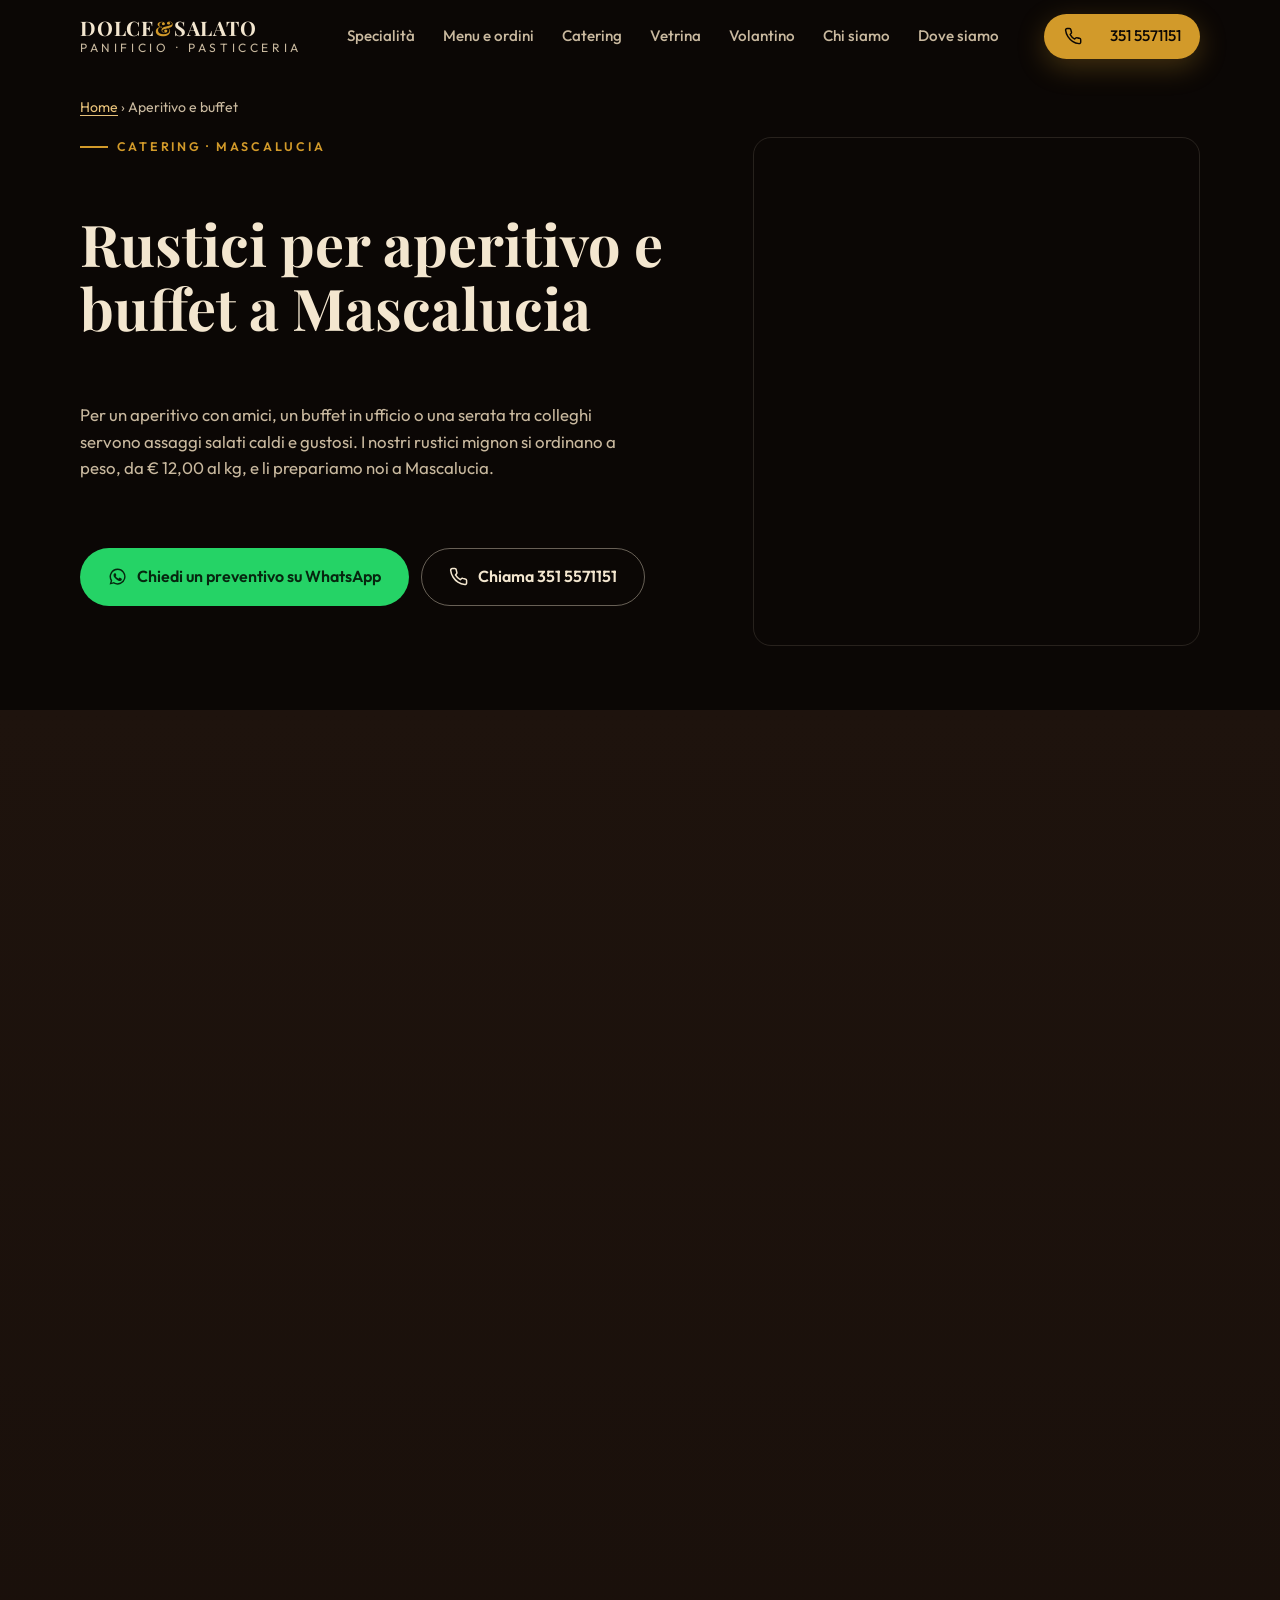
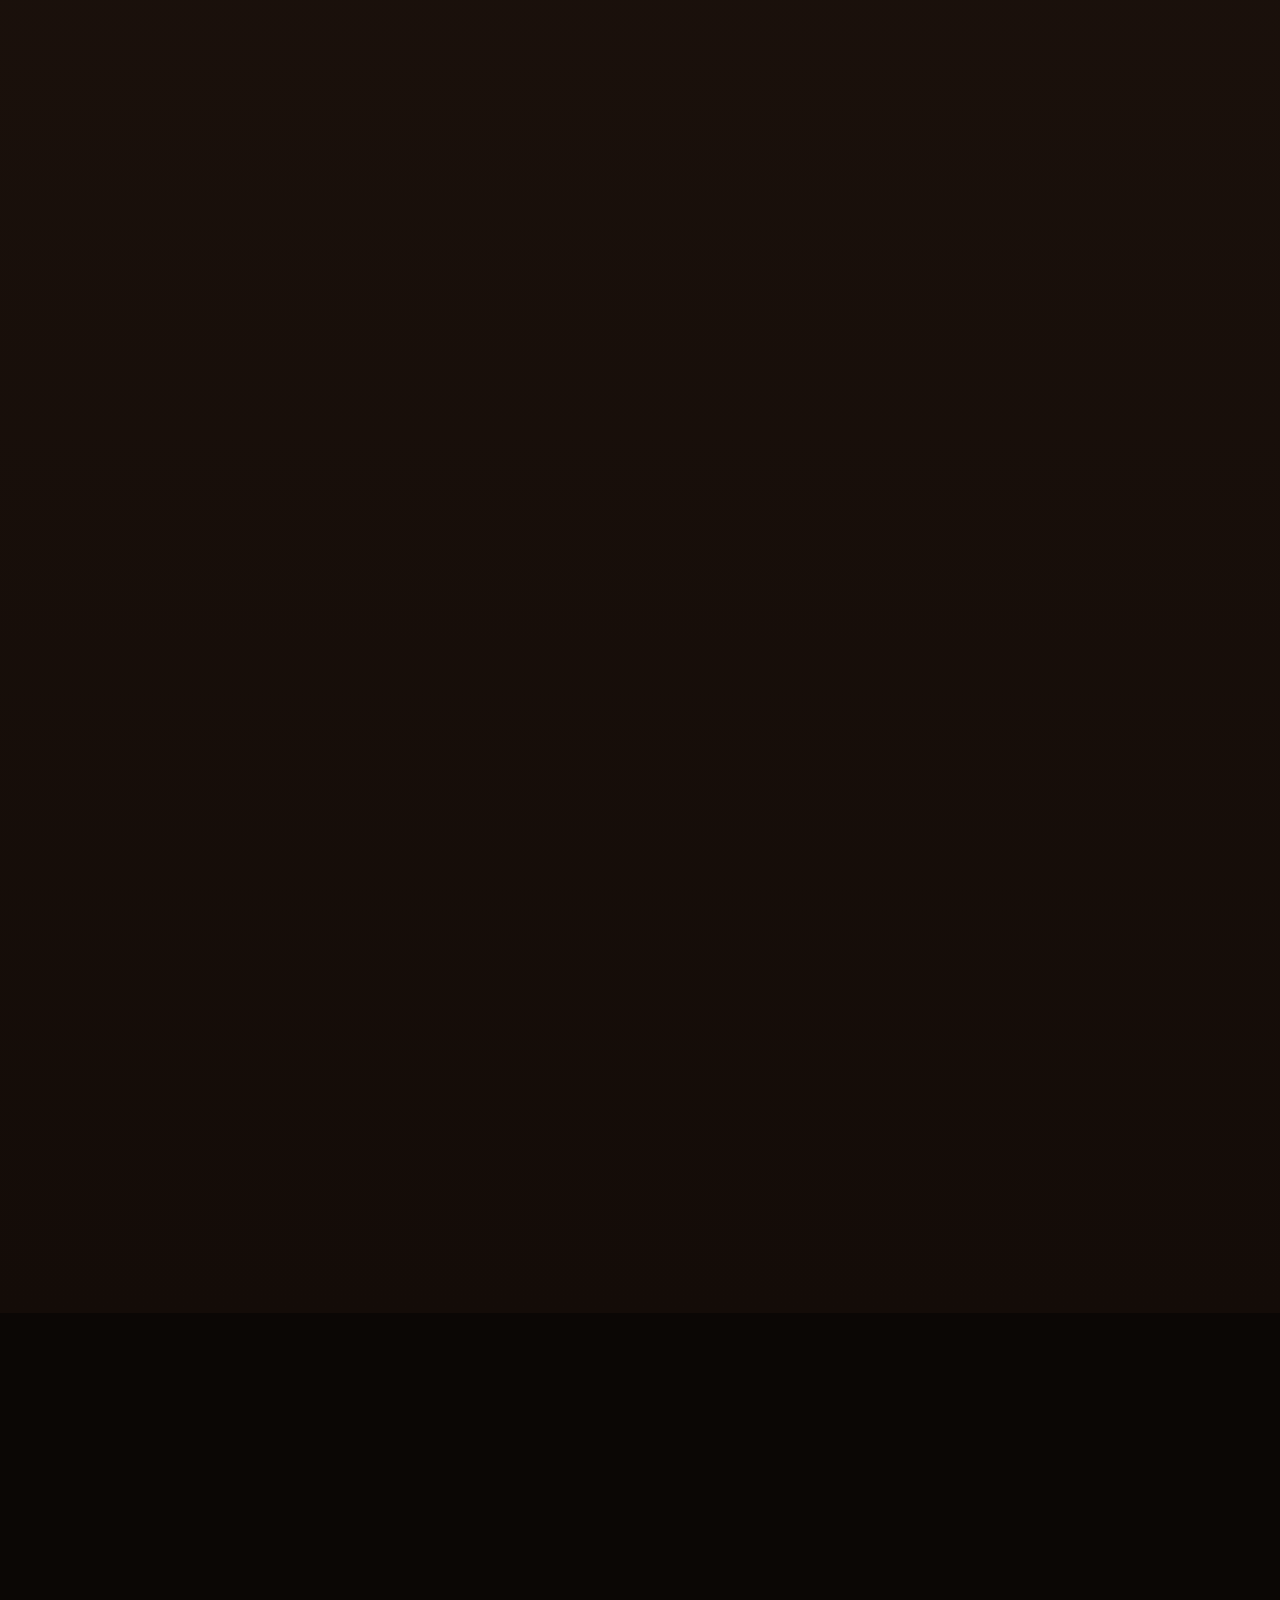
<file: buffet-aperitivo-mascalucia/index.html>
<!DOCTYPE html>
<html lang="it" class="no-js">
<head>
<meta charset="utf-8">
<meta name="viewport" content="width=device-width,initial-scale=1,viewport-fit=cover">
<title>Rustici per aperitivo e buffet a Mascalucia | Dolce&amp;Salato</title>
<meta name="description" content="Rustici mignon per aperitivi e buffet a Mascalucia: arancinetti, mini cornetti, focacce, pizza secca da € 12/kg. Ordini a peso, preparati da noi. Chiedi il preventivo.">
<link rel="canonical" href="https://panificiodolcesalato.it/buffet-aperitivo-mascalucia/">
<meta name="robots" content="index,follow,max-image-preview:large">
<meta name="theme-color" content="#0b0705"><meta name="color-scheme" content="dark">
<meta name="geo.region" content="IT-CT"><meta name="geo.placename" content="Mascalucia">
<meta property="og:type" content="website"><meta property="og:locale" content="it_IT">
<meta property="og:site_name" content="Dolce&amp;Salato Panificio Pasticceria">
<meta property="og:title" content="Rustici per aperitivo e buffet a Mascalucia | Dolce&amp;Salato"><meta property="og:description" content="Rustici mignon per aperitivi e buffet a Mascalucia: arancinetti, mini cornetti, focacce, pizza secca da € 12/kg. Ordini a peso, preparati da noi. Chiedi il preventivo.">
<meta property="og:url" content="https://panificiodolcesalato.it/buffet-aperitivo-mascalucia/"><meta property="og:image" content="https://panificiodolcesalato.it/assets/img/og-image.jpg">
<meta property="og:image:width" content="1200"><meta property="og:image:height" content="630">
<meta property="og:image:alt" content="Insegna Dolce&amp;Salato Panificio Pasticceria con spighe di grano su fondo in legno scuro">
<meta name="twitter:card" content="summary_large_image"><meta name="twitter:title" content="Rustici per aperitivo e buffet a Mascalucia | Dolce&amp;Salato"><meta name="twitter:description" content="Rustici mignon per aperitivi e buffet a Mascalucia: arancinetti, mini cornetti, focacce, pizza secca da € 12/kg. Ordini a peso, preparati da noi. Chiedi il preventivo."><meta name="twitter:image" content="https://panificiodolcesalato.it/assets/img/og-image.jpg">
<link rel="icon" href="../assets/img/icon-192.png" type="image/png"><link rel="apple-touch-icon" href="../assets/img/apple-touch-icon.png">
<link rel="manifest" href="../manifest.webmanifest">
<link rel="preload" as="font" type="font/woff2" crossorigin href="../assets/fonts/playfair-display-latin-700-normal.woff2"><link rel="preload" as="font" type="font/woff2" crossorigin href="../assets/fonts/outfit-latin-400-normal.woff2">
<link rel="stylesheet" href="../assets/css/style.css">
<script src="../assets/js/boot.js"></script>
<script type="application/ld+json">{"@context": "https://schema.org", "@graph": [{"@type": "Bakery", "@id": "https://panificiodolcesalato.it/#bakery", "name": "Dolce&Salato Panificio Pasticceria", "legalName": "Panificio Dolce e Salato di Rosano Antonio & C. S.n.c.", "vatID": "IT05681640875", "url": "https://panificiodolcesalato.it/", "telephone": "+393515571151", "address": {"@type": "PostalAddress", "streetAddress": "Via Tremestieri, 54", "addressLocality": "Mascalucia", "postalCode": "95030", "addressRegion": "CT", "addressCountry": "IT"}}, {"@type": "WebSite", "@id": "https://panificiodolcesalato.it/#website", "url": "https://panificiodolcesalato.it/", "name": "Dolce&Salato Panificio Pasticceria", "inLanguage": "it-IT"}, {"@type": "WebPage", "@id": "https://panificiodolcesalato.it/buffet-aperitivo-mascalucia/#webpage", "url": "https://panificiodolcesalato.it/buffet-aperitivo-mascalucia/", "name": "Rustici per aperitivo e buffet a Mascalucia | Dolce&Salato", "description": "Rustici mignon per aperitivi e buffet a Mascalucia: arancinetti, mini cornetti, focacce, pizza secca da € 12/kg. Ordini a peso, preparati da noi. Chiedi il preventivo.", "inLanguage": "it-IT", "dateModified": "2026-10-17", "isPartOf": {"@id": "https://panificiodolcesalato.it/#website"}, "about": {"@id": "https://panificiodolcesalato.it/#bakery"}, "breadcrumb": {"@id": "https://panificiodolcesalato.it/buffet-aperitivo-mascalucia/#breadcrumb"}}, {"@type": "BreadcrumbList", "@id": "https://panificiodolcesalato.it/buffet-aperitivo-mascalucia/#breadcrumb", "itemListElement": [{"@type": "ListItem", "position": 1, "name": "Home", "item": "https://panificiodolcesalato.it/"}, {"@type": "ListItem", "position": 2, "name": "Aperitivo e buffet", "item": "https://panificiodolcesalato.it/buffet-aperitivo-mascalucia/"}]}, {"@type": "FAQPage", "@id": "https://panificiodolcesalato.it/buffet-aperitivo-mascalucia/#faq", "isPartOf": {"@id": "https://panificiodolcesalato.it/buffet-aperitivo-mascalucia/#webpage"}, "mainEntity": [{"@type": "Question", "name": "Quanto costano i rustici per un aperitivo?", "acceptedAnswer": {"@type": "Answer", "text": "I rustici mignon partono da € 12,00 al kg. Arancinetti burro o ragù € 14,00, mini hamburger e rustici di sfoglia € 16,00, arancinetti al pistacchio e mini cornetti al salmone € 18,00 al kg."}}, {"@type": "Question", "name": "Quanti rustici servono a persona?", "acceptedAnswer": {"@type": "Answer", "text": "Dipende dalla durata e da cosa c'è oltre al buffet. Scrivici quante persone siete e che tipo di serata è: ti consigliamo noi la quantità."}}, {"@type": "Question", "name": "Fate buffet anche per aziende e uffici?", "acceptedAnswer": {"@type": "Answer", "text": "Sì, per feste di ufficio, riunioni e compleanni tra colleghi. Scrivici data, orario e numero di persone."}}]}, {"@type": "Service", "@id": "https://panificiodolcesalato.it/buffet-aperitivo-mascalucia/#service", "name": "Aperitivo e buffet a Mascalucia", "serviceType": "Catering per feste e buffet", "provider": {"@id": "https://panificiodolcesalato.it/#bakery"}, "areaServed": [{"@type": "City", "name": "Mascalucia"}, {"@type": "City", "name": "Tremestieri Etneo"}, {"@type": "City", "name": "San Giovanni la Punta"}, {"@type": "City", "name": "Gravina di Catania"}, {"@type": "City", "name": "Nicolosi"}]}]}</script>
</head>
<body>
<a class="skip" href="#main">Vai al contenuto</a>
<header class="header">
 <div class="wrap">
  <a class="brand" href="../" aria-label="Dolce e Salato, torna in alto"><b>DOLCE<i>&amp;</i>SALATO</b><small>Panificio · Pasticceria</small></a>
  <nav class="nav" aria-label="Principale">
   <a href="../#specialita">Specialità</a><a href="../#menu">Menu e ordini</a><a href="../catering-rustici-mascalucia/">Catering</a><a href="../#galleria">Vetrina</a><a href="../#volantino">Volantino</a><a href="../#storia">Chi siamo</a><a href="../#dove">Dove siamo</a>
  </nav>
  <a class="btn btn--gold nav" style="min-height:44px;padding:.6em 1.2em" href="tel:+393515571151"><svg class="ico" viewBox="0 0 24 24" aria-hidden="true"><path d="M22 16.9v3a2 2 0 0 1-2.2 2 19.8 19.8 0 0 1-8.6-3.1 19.5 19.5 0 0 1-6-6A19.8 19.8 0 0 1 2.1 4.2 2 2 0 0 1 4.1 2h3a2 2 0 0 1 2 1.7c.1 1 .4 1.9.7 2.8a2 2 0 0 1-.5 2.1L8.1 9.9a16 16 0 0 0 6 6l1.3-1.3a2 2 0 0 1 2.1-.4c.9.3 1.8.6 2.8.7a2 2 0 0 1 1.7 2z"/></svg> 351 5571151</a>
  <button class="burger" id="burger" aria-label="Apri il menu" aria-expanded="false" aria-controls="drawer"><span></span></button>
 </div>
</header>
<div class="drawer" id="drawer" role="dialog" aria-modal="true" aria-label="Menu di navigazione">
 <div class="drawer__top"><span class="brand"><b>DOLCE<i>&amp;</i>SALATO</b><small>Panificio · Pasticceria</small></span><button class="burger" data-close aria-label="Chiudi il menu" style="font-size:1.2rem">✕</button></div>
 <nav aria-label="Menu mobile">
  <a href="../#specialita" data-close>Specialità</a><a href="../#menu" data-close>Menu e ordini</a><a href="../catering-rustici-mascalucia/" data-close>Catering</a><a href="../#galleria" data-close>Vetrina</a><a href="../#volantino" data-close>Volantino</a><a href="../#storia" data-close>Chi siamo</a><a href="../#dove" data-close>Dove siamo</a>
 </nav>
 <div class="drawer__cta">
  <a class="btn btn--wa" href="https://wa.me/393515571151" target="_blank" rel="noopener"><svg class="ico fill" viewBox="0 0 24 24" aria-hidden="true"><path d="M12 2a10 10 0 0 0-8.6 15.1L2 22l5-1.3A10 10 0 1 0 12 2zm0 18.2c-1.5 0-3-.4-4.2-1.200l-.3-.2-3 .8.8-2.9-.2-.3A8.2 8.2 0 1 1 12 20.200zm4.500-6.100c-.2-.1-1.500-.7-1.700-.8-.2-.1-.4-.1-.6.100l-.8 1c-.1.200-.3.200-.5.100-1.400-.7-2.300-1.200-3.200-2.800-.2-.4.200-.4.700-1.300.1-.200 0-.300 0-.500l-.8-1.800c-.2-.5-.4-.4-.6-.4h-.5c-.2 0-.5.100-.7.300-.2.300-.9.900-.9 2.200s.9 2.500 1.100 2.700c.1.200 1.800 2.800 4.400 3.900 1.600.7 2.200.7 3 .6.500-.1 1.500-.6 1.700-1.200.2-.6.200-1.100.2-1.200-.1-.1-.3-.2-.5-.3z"/></svg> Ordina su WhatsApp</a>
  <a class="btn btn--gold" href="tel:+393515571151"><svg class="ico" viewBox="0 0 24 24" aria-hidden="true"><path d="M22 16.9v3a2 2 0 0 1-2.2 2 19.8 19.8 0 0 1-8.6-3.1 19.5 19.5 0 0 1-6-6A19.8 19.8 0 0 1 2.1 4.2 2 2 0 0 1 4.1 2h3a2 2 0 0 1 2 1.7c.1 1 .4 1.9.7 2.8a2 2 0 0 1-.5 2.1L8.1 9.9a16 16 0 0 0 6 6l1.3-1.3a2 2 0 0 1 2.1-.4c.9.3 1.8.6 2.8.7a2 2 0 0 1 1.7 2z"/></svg> Chiama 351 5571151</a>
 </div>
</div>
<main id="main">
<nav class="crumbs wrap" aria-label="Percorso"><a href="../">Home</a> › <span aria-current="page">Aperitivo e buffet</span></nav>
<section class="wrap page-hero">
 <span class="eyebrow">Catering · Mascalucia</span>
 <h1>Rustici per aperitivo e buffet a Mascalucia</h1>
 <p class="lead">Per un aperitivo con amici, un buffet in ufficio o una serata tra colleghi servono assaggi salati caldi e gustosi. I nostri rustici mignon si ordinano a peso, da € 12,00 al kg, e li prepariamo noi a Mascalucia.</p>
 <div class="cta-row"><a class="btn btn--wa" href="https://wa.me/393515571151?text=Ciao%20Dolce%26Salato%21%20Vorrei%20informazioni" target="_blank" rel="noopener"><svg class="ico fill" viewBox="0 0 24 24" aria-hidden="true"><path d="M12 2a10 10 0 0 0-8.6 15.1L2 22l5-1.3A10 10 0 1 0 12 2zm0 18.2c-1.5 0-3-.4-4.2-1.200l-.3-.2-3 .8.8-2.9-.2-.3A8.2 8.2 0 1 1 12 20.200zm4.500-6.100c-.2-.1-1.500-.7-1.700-.8-.2-.1-.4-.1-.6.100l-.8 1c-.1.200-.3.200-.5.100-1.400-.7-2.300-1.200-3.200-2.800-.2-.4.200-.4.700-1.300.1-.200 0-.300 0-.500l-.8-1.800c-.2-.5-.4-.4-.6-.4h-.5c-.2 0-.5.100-.7.300-.2.300-.9.900-.9 2.200s.9 2.500 1.100 2.700c.1.200 1.800 2.800 4.400 3.900 1.600.7 2.200.7 3 .6.500-.1 1.500-.6 1.700-1.200.2-.6.200-1.100.2-1.200-.1-.1-.3-.2-.5-.3z"/></svg> Chiedi un preventivo su WhatsApp</a><a class="btn btn--line" href="tel:+393515571151"><svg class="ico" viewBox="0 0 24 24" aria-hidden="true"><path d="M22 16.9v3a2 2 0 0 1-2.2 2 19.8 19.8 0 0 1-8.6-3.1 19.5 19.5 0 0 1-6-6A19.8 19.8 0 0 1 2.1 4.2 2 2 0 0 1 4.1 2h3a2 2 0 0 1 2 1.7c.1 1 .4 1.9.7 2.8a2 2 0 0 1-.5 2.1L8.1 9.9a16 16 0 0 0 6 6l1.3-1.3a2 2 0 0 1 2.1-.4c.9.3 1.8.6 2.8.7a2 2 0 0 1 1.7 2z"/></svg> Chiama 351 5571151</a></div>
 <img class="page-photo" src="../assets/img/foto/arancini.webp" alt="Arancinetti e rustici mignon per un aperitivo a Mascalucia" width="386" height="440" fetchpriority="high" decoding="async">
</section>

<section class="section section--brown">
 <div class="wrap" style="max-width:820px">
  <div class="head"><h2>Cosa si ordina di solito</h2><p class="lead">Prezzi al chilo. Le quantità le decidiamo insieme in base agli ospiti.</p></div>
  <ul class="checks"><li><b>Rustici classici:</b> focacce, mini hot dog, pizza secca e rustici classici a € 12,00 al kg.</li><li><b>Arancinetti:</b> burro o ragù € 14,00 al kg, al pistacchio € 18,00 al kg.</li><li><b>Più sfiziosi:</b> mini hamburger, rustici di sfoglia, mini cornetti con crudo (€ 16,00 al kg), mini cornetti al salmone e mini mafaldine (€ 18,00 al kg).</li><li><b>Schiacciate:</b> € 14,00 al kg (€ 16,00 al kg con pistacchio), da tagliare e servire.</li><li><b>Un finale dolce:</b> pasticceria mignon di nostra produzione a € 14,00 al kg.</li></ul>
  <p class="note">Tutti i prezzi e i gusti sono nella pagina <a href="../catering-rustici-mascalucia/" style="color:var(--gold);text-decoration:underline">catering a Mascalucia</a>.</p>
 </div>
</section>

<section class="section">
 <div class="wrap" style="max-width:820px">
  <div class="head"><h2>Qualche consiglio</h2></div>
  <ul class="checks"><li>Per un aperitivo conta più il salato: la parte dolce può essere piccola, giusto un assaggio per chiudere.</li><li>Mescola 3 o 4 tipi di rustici invece di uno solo: il tavolo è più vario e nessuno resta senza scelta.</li><li>Per un buffet di lavoro dicci l&#x27;orario in cui vi serve il cibo, ti diciamo quando ritirarlo.</li></ul>
  <ol class="steps"><li><span><b>Scrivici</b> data e numero di persone.</span></li><li><span><b>Ricevi</b> la nostra proposta con il prezzo.</span></li><li><span><b>Ritira</b> in Via Tremestieri 54 all'orario concordato.</span></li></ol>
  <div class="cta-row"><a class="btn btn--wa" href="https://wa.me/393515571151?text=Ciao%20Dolce%26Salato%21%20Vorrei%20informazioni" target="_blank" rel="noopener"><svg class="ico fill" viewBox="0 0 24 24" aria-hidden="true"><path d="M12 2a10 10 0 0 0-8.6 15.1L2 22l5-1.3A10 10 0 1 0 12 2zm0 18.2c-1.5 0-3-.4-4.2-1.200l-.3-.2-3 .8.8-2.9-.2-.3A8.2 8.2 0 1 1 12 20.200zm4.500-6.100c-.2-.1-1.500-.7-1.700-.8-.2-.1-.4-.1-.6.100l-.8 1c-.1.200-.3.200-.5.100-1.400-.7-2.300-1.200-3.200-2.800-.2-.4.200-.4.700-1.300.1-.200 0-.300 0-.500l-.8-1.800c-.2-.5-.4-.4-.6-.4h-.5c-.2 0-.5.100-.7.300-.2.300-.9.900-.9 2.200s.9 2.500 1.100 2.700c.1.200 1.800 2.800 4.400 3.900 1.600.7 2.200.7 3 .6.500-.1 1.500-.6 1.700-1.200.2-.6.200-1.100.2-1.200-.1-.1-.3-.2-.5-.3z"/></svg> Chiedi un preventivo su WhatsApp</a></div>
 </div>
</section>

<section class="section section--brown">
 <div class="wrap" style="max-width:820px">
  <div class="head"><h2>Domande frequenti</h2></div>
  <div class="faq"><details><summary>Quanto costano i rustici per un aperitivo?</summary><p>I rustici mignon partono da € 12,00 al kg. Arancinetti burro o ragù € 14,00, mini hamburger e rustici di sfoglia € 16,00, arancinetti al pistacchio e mini cornetti al salmone € 18,00 al kg.</p></details><details><summary>Quanti rustici servono a persona?</summary><p>Dipende dalla durata e da cosa c&#x27;è oltre al buffet. Scrivici quante persone siete e che tipo di serata è: ti consigliamo noi la quantità.</p></details><details><summary>Fate buffet anche per aziende e uffici?</summary><p>Sì, per feste di ufficio, riunioni e compleanni tra colleghi. Scrivici data, orario e numero di persone.</p></details></div>
 </div>
</section>

<section class="section">
 <div class="wrap">
  <h2>Altre occasioni</h2>
  <div class="related"><a href="../catering-compleanno-mascalucia/">Catering per compleanni a Mascalucia</a><a href="../catering-laurea-mascalucia/">Catering per lauree a Mascalucia</a><a href="../catering-battesimo-comunione-mascalucia/">Catering per battesimi, comunioni e feste di famiglia a Mascalucia</a><a href="../catering-rustici-mascalucia/">Tutto il catering e i prezzi</a><a href="../torte-su-ordinazione-mascalucia/">Torte su ordinazione a Mascalucia</a></div>
  <p class="lead">Siamo in Via Tremestieri, 54, 95030 Mascalucia (CT). Aperti lun–sab 6:30–21:30 e domenica 6:30–13:30.</p>
 </div>
</section>
</main>
<footer class="footer">
 <div class="wrap">
  <div class="footer__grid">
   <div><h3>DOLCE&amp;SALATO · Panificio Pasticceria</h3><address style="font-style:normal">Via Tremestieri, 54, 95030 Mascalucia (CT)<br>Tel./WhatsApp <a href="tel:+393515571151">351 5571151</a></address><p style="margin-top:10px"><a href="https://www.instagram.com/panificiodolcesalato_/" target="_blank" rel="noopener">Seguici su Instagram</a></p></div>
   <div><h3>Il sito</h3><ul><li><a href="../#menu">Menu e ordini</a></li><li><a href="../pizza-mascalucia/">Pizza a Mascalucia</a></li><li><a href="../catering-rustici-mascalucia/">Catering a Mascalucia</a></li><li><a href="../torte-su-ordinazione-mascalucia/">Torte su ordinazione</a></li><li><a href="../colazione-mascalucia/">Colazione</a></li><li><a href="../#volantino">Volantino</a></li><li><a href="../#dove">Dove siamo</a></li></ul></div>
   <div><h3>Contatti rapidi</h3><ul><li><a href="tel:+393515571151">Chiama</a></li><li><a href="https://wa.me/393515571151" target="_blank" rel="noopener">WhatsApp</a></li><li><a href="https://www.google.com/maps/dir/?api=1&amp;destination=Via+Tremestieri+54+Mascalucia+CT" target="_blank" rel="noopener">Indicazioni</a></li></ul></div>
  </div>
  <div class="legal"><span>© <span id="year">2026</span> Dolce&amp;Salato. Tutti i diritti riservati. Panificio Dolce e Salato di Rosano Antonio &amp; C. S.n.c. · P.IVA 05681640875</span><span><a href="../privacy/" style="text-decoration:underline">Informativa privacy</a> · I prezzi possono variare: fa fede il listino in negozio.</span></div>
 </div>
</footer>
<div class="sr" role="status" id="cart-live"></div>
<div class="cartbar" id="cartbar" hidden>
 <button type="button" class="cartbar__btn" id="cart-open" aria-haspopup="dialog">
  <span class="cartbar__count" id="cart-count">0</span>
  <span class="cartbar__txt"><b>Il tuo ordine</b><small id="cart-total">€ 0,00</small></span>
  <span class="cartbar__go">Rivedi e invia →</span>
 </button>
</div>
<dialog id="order-dialog" aria-labelledby="od-title">
 <form id="order-form" method="dialog">
  <div class="od__head"><h2 id="od-title">Il tuo ordine</h2><button type="button" class="od__x" id="od-close" aria-label="Chiudi">✕</button></div>
  <ul class="od__lines" id="od-lines"></ul>
  <p class="od__total">Totale stimato <b id="od-total">€ 0,00</b></p>
  <p class="od__hint">I prezzi al kg e quelli «da» sono una stima. Il conto preciso lo fai al banco, quando ritiri.</p>
  <div class="od__sugg" id="od-sugg" hidden></div>
  <label>Il tuo nome<input name="nome" required autocomplete="given-name" enterkeyhint="next"></label>
  <label>Quando passi a ritirare?<input name="quando" placeholder="es. oggi alle 13:00" enterkeyhint="next"></label>
  <div class="chipsq" role="group" aria-label="Orari rapidi"><button type="button" class="chipq">Oggi a pranzo</button><button type="button" class="chipq">Oggi a cena</button><button type="button" class="chipq">Domani mattina</button></div>
  <label id="impasto-wrap" hidden>Impasto speciale per le pizze (prenota 24 ore prima)<select name="impasto"><option value="">Impasto normale</option><option>Integrale</option><option>Kamut</option><option>9 cereali</option><option>Grano saraceno</option><option>Timilia</option><option>Segale</option><option>Azzimo</option><option>Altra farina: la scrivo nelle note</option></select></label>
  <label>Note, allergie, pizza in pala o pane condito da comporre<input name="note" enterkeyhint="send"></label>
  <button class="btn btn--wa btn--block" type="submit"><svg class="ico fill" viewBox="0 0 24 24" aria-hidden="true"><path d="M12 2a10 10 0 0 0-8.6 15.1L2 22l5-1.3A10 10 0 1 0 12 2zm0 18.2c-1.5 0-3-.4-4.2-1.200l-.3-.2-3 .8.8-2.9-.2-.3A8.2 8.2 0 1 1 12 20.200zm4.500-6.100c-.2-.1-1.500-.7-1.700-.8-.2-.1-.4-.1-.6.100l-.8 1c-.1.200-.3.200-.5.100-1.400-.7-2.300-1.200-3.200-2.800-.2-.4.200-.4.700-1.300.1-.200 0-.300 0-.500l-.8-1.800c-.2-.5-.4-.4-.6-.4h-.5c-.2 0-.5.100-.7.300-.2.300-.9.900-.9 2.200s.9 2.500 1.100 2.700c.1.200 1.800 2.800 4.400 3.900 1.600.7 2.200.7 3 .6.500-.1 1.500-.6 1.700-1.200.2-.6.200-1.100.2-1.200-.1-.1-.3-.2-.5-.3z"/></svg> Invia l'ordine su WhatsApp</button>
  <button class="btn btn--line btn--block" type="button" id="od-clear">Svuota l'ordine</button>
  <p class="od__hint" id="od-status" role="status" style="text-align:center"></p>
  <p class="od__hint" style="text-align:center">Preferisci la voce? <a href="tel:+393515571151" style="color:var(--gold);text-decoration:underline">Chiama il 351 5571151</a>. Si apre WhatsApp con il messaggio già scritto. Rileggilo e premi invia. Non salviamo i tuoi dati.</p>
 </form>
</dialog>
<nav class="bar" aria-label="Azioni rapide">
 <a class="main" href="../#menu"><svg class="ico" viewBox="0 0 24 24" aria-hidden="true"><path d="M20 21v-8a2 2 0 0 0-2-2H6a2 2 0 0 0-2 2v8"/><path d="M4 16s.5-1 2-1 2.5 2 4 2 2.5-2 4-2 2.5 2 4 2 2-1 2-1"/><path d="M2 21h20M7 8v3M12 8v3M17 8v3M7 4h.01M12 4h.01M17 4h.01"/></svg>Ordina</a>
 <a href="tel:+393515571151"><svg class="ico" viewBox="0 0 24 24" aria-hidden="true"><path d="M22 16.9v3a2 2 0 0 1-2.2 2 19.8 19.8 0 0 1-8.6-3.1 19.5 19.5 0 0 1-6-6A19.8 19.8 0 0 1 2.1 4.2 2 2 0 0 1 4.1 2h3a2 2 0 0 1 2 1.7c.1 1 .4 1.9.7 2.8a2 2 0 0 1-.5 2.1L8.1 9.9a16 16 0 0 0 6 6l1.3-1.3a2 2 0 0 1 2.1-.4c.9.3 1.8.6 2.8.7a2 2 0 0 1 1.7 2z"/></svg>Chiama</a>
 <a class="wa" href="https://wa.me/393515571151" target="_blank" rel="noopener"><svg class="ico fill" viewBox="0 0 24 24" aria-hidden="true"><path d="M12 2a10 10 0 0 0-8.6 15.1L2 22l5-1.3A10 10 0 1 0 12 2zm0 18.2c-1.5 0-3-.4-4.2-1.200l-.3-.2-3 .8.8-2.9-.2-.3A8.2 8.2 0 1 1 12 20.200zm4.500-6.100c-.2-.1-1.500-.7-1.700-.8-.2-.1-.4-.1-.6.100l-.8 1c-.1.200-.3.200-.5.100-1.400-.7-2.300-1.200-3.200-2.800-.2-.4.200-.4.700-1.300.1-.200 0-.300 0-.500l-.8-1.800c-.2-.5-.4-.4-.6-.4h-.5c-.2 0-.5.100-.7.300-.2.300-.9.900-.9 2.200s.9 2.500 1.100 2.700c.1.200 1.800 2.800 4.400 3.900 1.600.7 2.200.7 3 .6.500-.1 1.500-.6 1.700-1.200.2-.6.200-1.100.2-1.200-.1-.1-.3-.2-.5-.3z"/></svg>WhatsApp</a>
 <a href="https://www.google.com/maps/dir/?api=1&amp;destination=Via+Tremestieri+54+Mascalucia+CT" target="_blank" rel="noopener" aria-label="Indicazioni stradali"><svg class="ico" viewBox="0 0 24 24" aria-hidden="true"><path d="M20 10c0 6-8 12-8 12S4 16 4 10a8 8 0 1 1 16 0z"/><circle cx="12" cy="10" r="3"/></svg>Dove</a>
</nav>
<script src="../assets/js/main.js" defer></script>
</body>
</html>
</file>
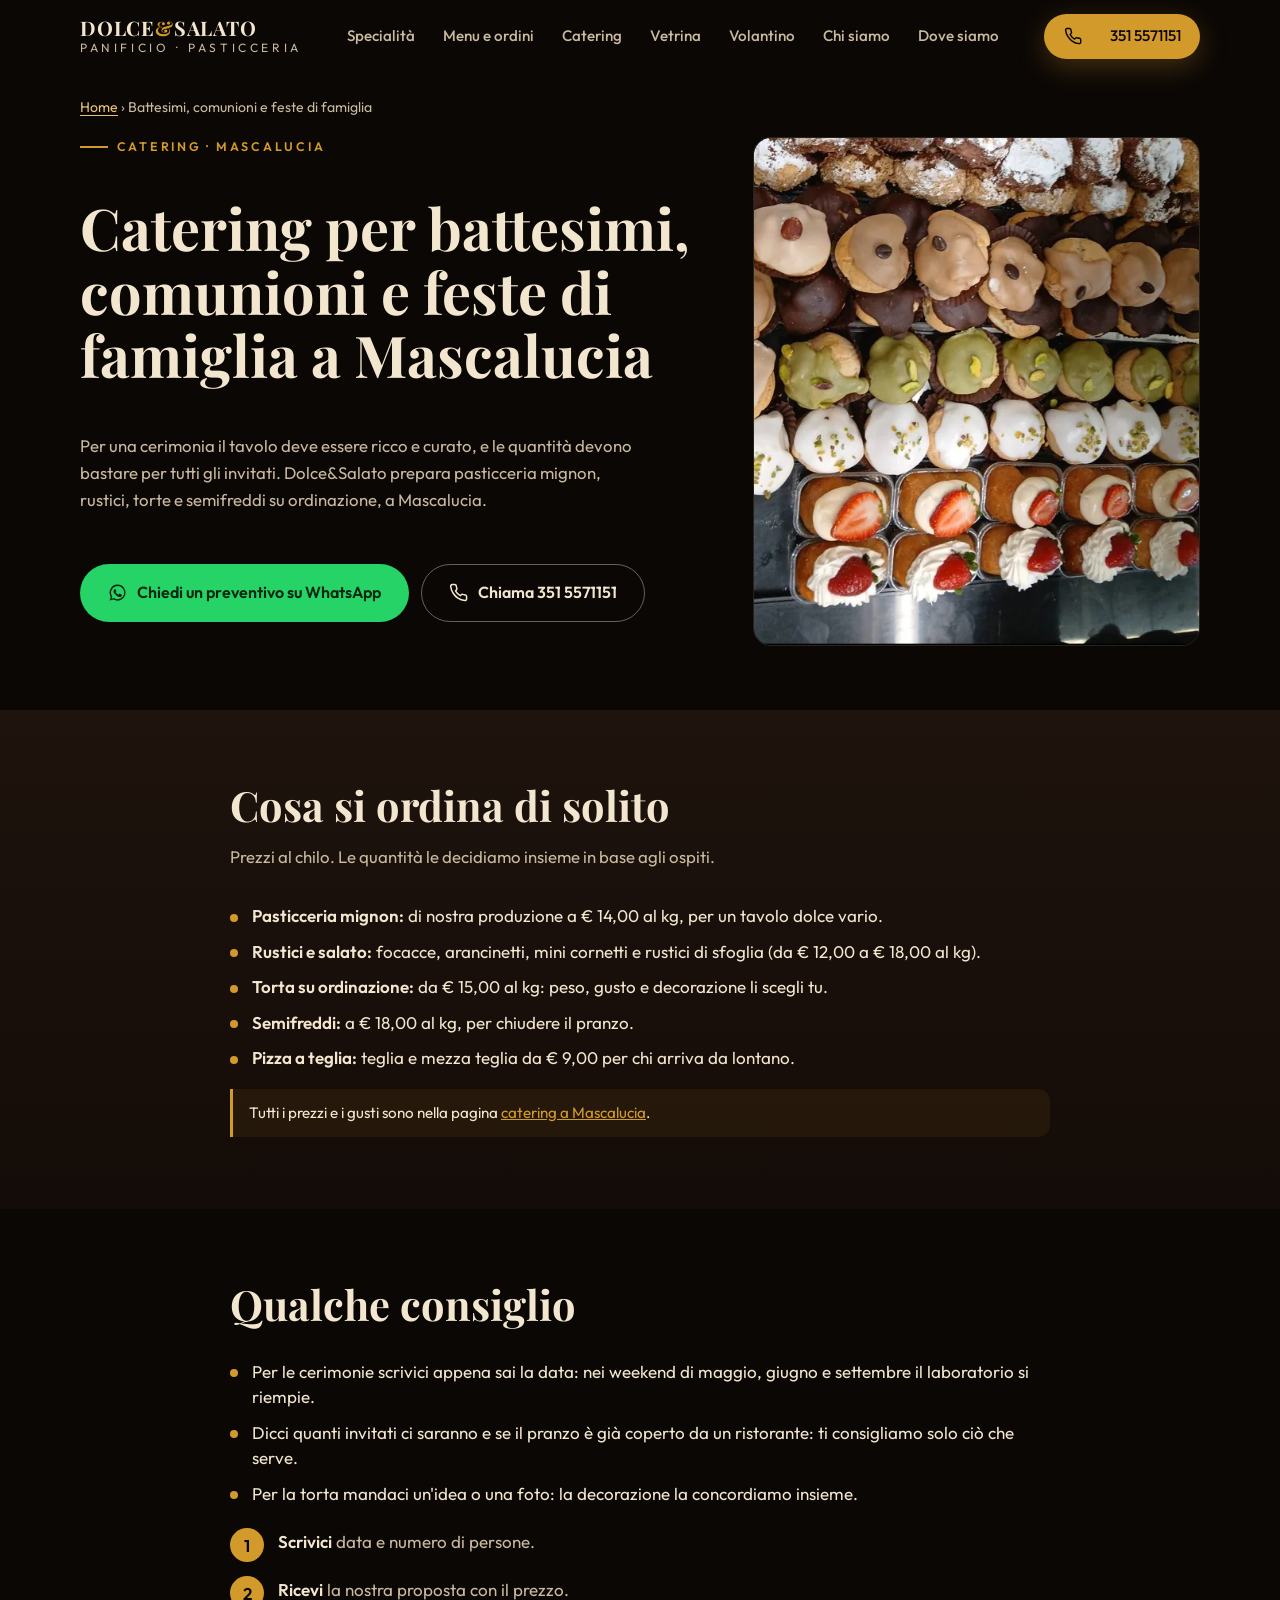
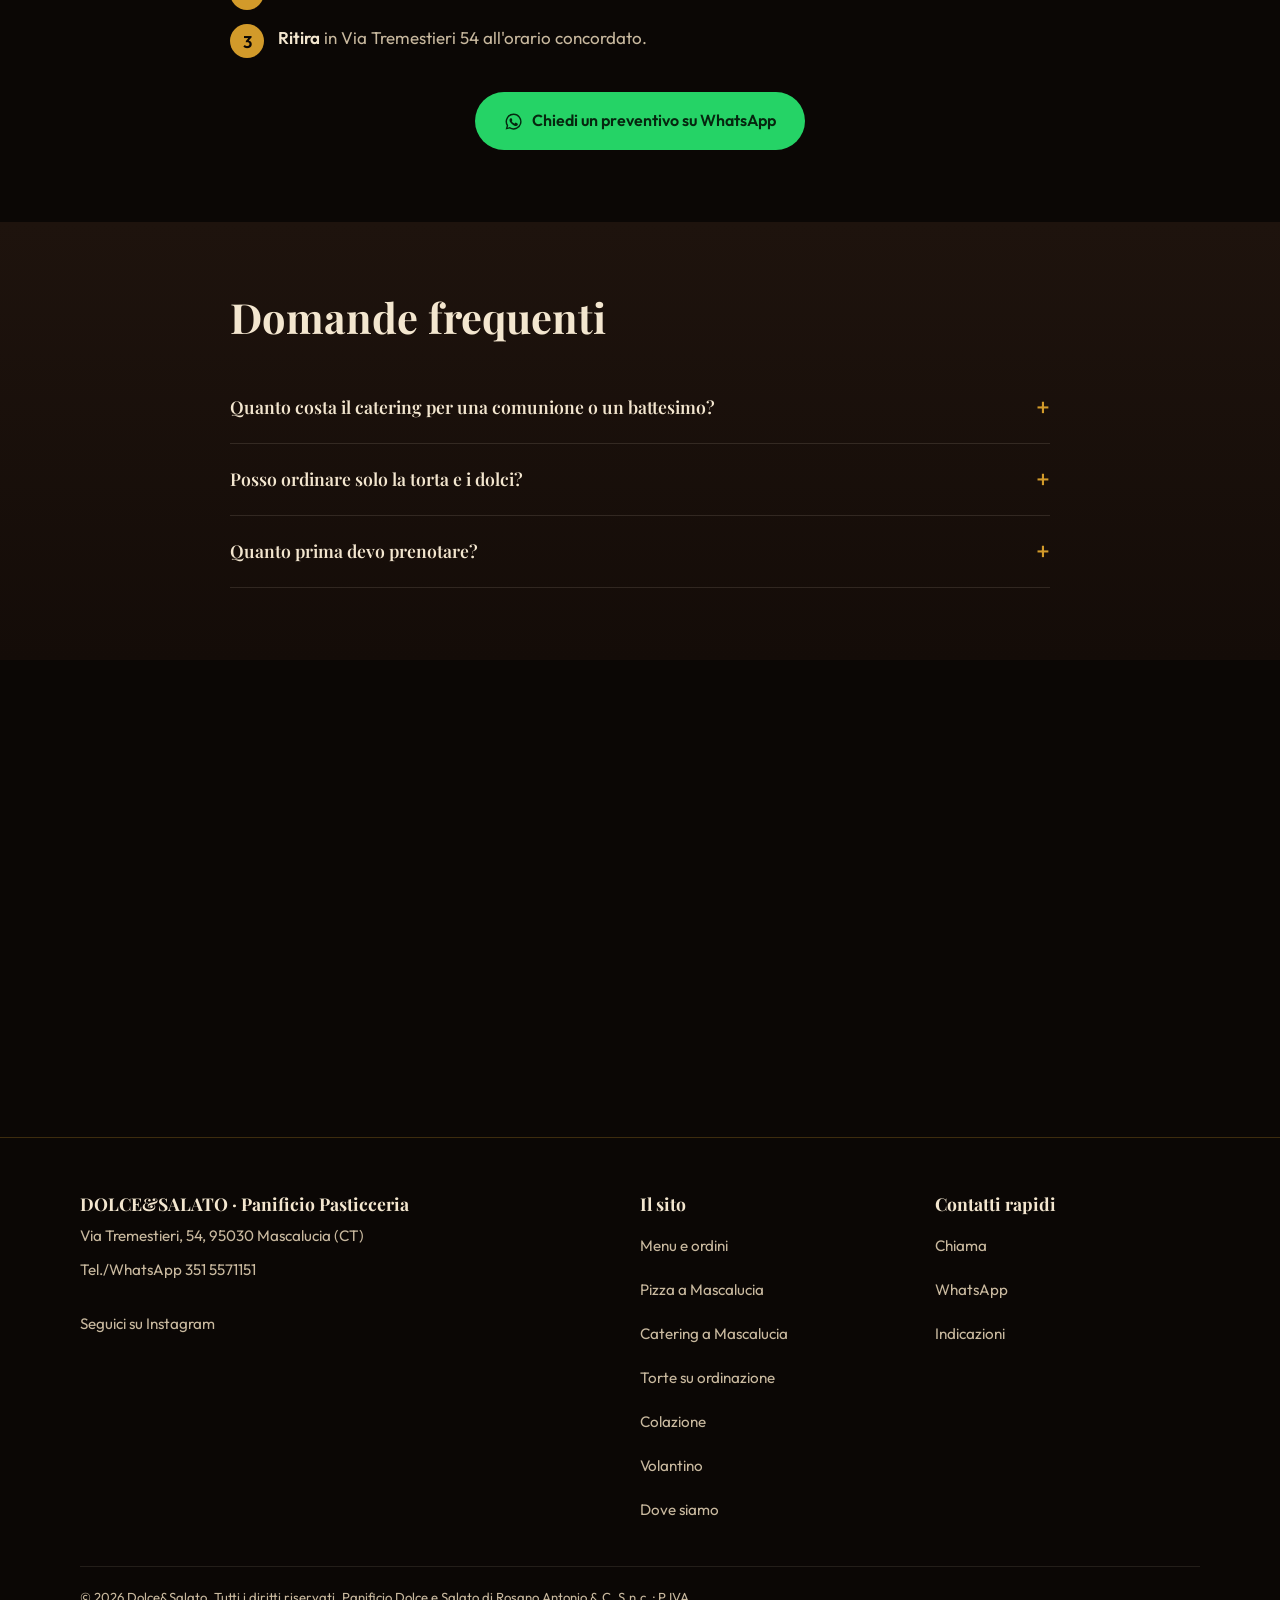
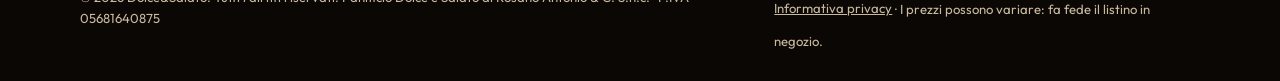
<file: catering-battesimo-comunione-mascalucia/index.html>
<!DOCTYPE html>
<html lang="it" class="no-js">
<head>
<meta charset="utf-8">
<meta name="viewport" content="width=device-width,initial-scale=1,viewport-fit=cover">
<title>Catering per battesimi e comunioni a Mascalucia | Dolce&amp;Salato</title>
<meta name="description" content="Catering per battesimi, comunioni e feste di famiglia a Mascalucia: pasticceria mignon, rustici, torta e semifreddi su ordinazione. Chiedi il preventivo.">
<link rel="canonical" href="https://panificiodolcesalato.it/catering-battesimo-comunione-mascalucia/">
<meta name="robots" content="index,follow,max-image-preview:large">
<meta name="theme-color" content="#0b0705"><meta name="color-scheme" content="dark">
<meta name="geo.region" content="IT-CT"><meta name="geo.placename" content="Mascalucia">
<meta property="og:type" content="website"><meta property="og:locale" content="it_IT">
<meta property="og:site_name" content="Dolce&amp;Salato Panificio Pasticceria">
<meta property="og:title" content="Catering per battesimi e comunioni a Mascalucia | Dolce&amp;Salato"><meta property="og:description" content="Catering per battesimi, comunioni e feste di famiglia a Mascalucia: pasticceria mignon, rustici, torta e semifreddi su ordinazione. Chiedi il preventivo.">
<meta property="og:url" content="https://panificiodolcesalato.it/catering-battesimo-comunione-mascalucia/"><meta property="og:image" content="https://panificiodolcesalato.it/assets/img/og-image.jpg">
<meta property="og:image:width" content="1200"><meta property="og:image:height" content="630">
<meta property="og:image:alt" content="Insegna Dolce&amp;Salato Panificio Pasticceria con spighe di grano su fondo in legno scuro">
<meta name="twitter:card" content="summary_large_image"><meta name="twitter:title" content="Catering per battesimi e comunioni a Mascalucia | Dolce&amp;Salato"><meta name="twitter:description" content="Catering per battesimi, comunioni e feste di famiglia a Mascalucia: pasticceria mignon, rustici, torta e semifreddi su ordinazione. Chiedi il preventivo."><meta name="twitter:image" content="https://panificiodolcesalato.it/assets/img/og-image.jpg">
<link rel="icon" href="../assets/img/icon-192.png" type="image/png"><link rel="apple-touch-icon" href="../assets/img/apple-touch-icon.png">
<link rel="manifest" href="../manifest.webmanifest">
<link rel="preload" as="font" type="font/woff2" crossorigin href="../assets/fonts/playfair-display-latin-700-normal.woff2"><link rel="preload" as="font" type="font/woff2" crossorigin href="../assets/fonts/outfit-latin-400-normal.woff2">
<link rel="stylesheet" href="../assets/css/style.css">
<script src="../assets/js/boot.js"></script>
<script type="application/ld+json">{"@context": "https://schema.org", "@graph": [{"@type": "Bakery", "@id": "https://panificiodolcesalato.it/#bakery", "name": "Dolce&Salato Panificio Pasticceria", "legalName": "Panificio Dolce e Salato di Rosano Antonio & C. S.n.c.", "vatID": "IT05681640875", "url": "https://panificiodolcesalato.it/", "telephone": "+393515571151", "address": {"@type": "PostalAddress", "streetAddress": "Via Tremestieri, 54", "addressLocality": "Mascalucia", "postalCode": "95030", "addressRegion": "CT", "addressCountry": "IT"}}, {"@type": "WebSite", "@id": "https://panificiodolcesalato.it/#website", "url": "https://panificiodolcesalato.it/", "name": "Dolce&Salato Panificio Pasticceria", "inLanguage": "it-IT"}, {"@type": "WebPage", "@id": "https://panificiodolcesalato.it/catering-battesimo-comunione-mascalucia/#webpage", "url": "https://panificiodolcesalato.it/catering-battesimo-comunione-mascalucia/", "name": "Catering per battesimi e comunioni a Mascalucia | Dolce&Salato", "description": "Catering per battesimi, comunioni e feste di famiglia a Mascalucia: pasticceria mignon, rustici, torta e semifreddi su ordinazione. Chiedi il preventivo.", "inLanguage": "it-IT", "dateModified": "2026-10-17", "isPartOf": {"@id": "https://panificiodolcesalato.it/#website"}, "about": {"@id": "https://panificiodolcesalato.it/#bakery"}, "breadcrumb": {"@id": "https://panificiodolcesalato.it/catering-battesimo-comunione-mascalucia/#breadcrumb"}}, {"@type": "BreadcrumbList", "@id": "https://panificiodolcesalato.it/catering-battesimo-comunione-mascalucia/#breadcrumb", "itemListElement": [{"@type": "ListItem", "position": 1, "name": "Home", "item": "https://panificiodolcesalato.it/"}, {"@type": "ListItem", "position": 2, "name": "Battesimi, comunioni e feste di famiglia", "item": "https://panificiodolcesalato.it/catering-battesimo-comunione-mascalucia/"}]}, {"@type": "FAQPage", "@id": "https://panificiodolcesalato.it/catering-battesimo-comunione-mascalucia/#faq", "isPartOf": {"@id": "https://panificiodolcesalato.it/catering-battesimo-comunione-mascalucia/#webpage"}, "mainEntity": [{"@type": "Question", "name": "Quanto costa il catering per una comunione o un battesimo?", "acceptedAnswer": {"@type": "Answer", "text": "Si paga a peso: pasticceria mignon € 14,00 al kg, rustici da € 12,00 a € 18,00 al kg, torte da € 15,00 al kg, semifreddi € 18,00 al kg. Ti diamo il totale prima di confermare."}}, {"@type": "Question", "name": "Posso ordinare solo la torta e i dolci?", "acceptedAnswer": {"@type": "Answer", "text": "Sì. Puoi ordinare solo dolci, solo salato o tutto insieme: lo decidi tu."}}, {"@type": "Question", "name": "Quanto prima devo prenotare?", "acceptedAnswer": {"@type": "Answer", "text": "Per le cerimonie meglio con largo anticipo, soprattutto nei fine settimana di primavera. Scrivici la data e ti diciamo se è libera."}}]}, {"@type": "Service", "@id": "https://panificiodolcesalato.it/catering-battesimo-comunione-mascalucia/#service", "name": "Battesimi, comunioni e feste di famiglia a Mascalucia", "serviceType": "Catering per feste e buffet", "provider": {"@id": "https://panificiodolcesalato.it/#bakery"}, "areaServed": [{"@type": "City", "name": "Mascalucia"}, {"@type": "City", "name": "Tremestieri Etneo"}, {"@type": "City", "name": "San Giovanni la Punta"}, {"@type": "City", "name": "Gravina di Catania"}, {"@type": "City", "name": "Nicolosi"}]}]}</script>
</head>
<body>
<a class="skip" href="#main">Vai al contenuto</a>
<header class="header">
 <div class="wrap">
  <a class="brand" href="../" aria-label="Dolce e Salato, torna in alto"><b>DOLCE<i>&amp;</i>SALATO</b><small>Panificio · Pasticceria</small></a>
  <nav class="nav" aria-label="Principale">
   <a href="../#specialita">Specialità</a><a href="../#menu">Menu e ordini</a><a href="../catering-rustici-mascalucia/">Catering</a><a href="../#galleria">Vetrina</a><a href="../#volantino">Volantino</a><a href="../#storia">Chi siamo</a><a href="../#dove">Dove siamo</a>
  </nav>
  <a class="btn btn--gold nav" style="min-height:44px;padding:.6em 1.2em" href="tel:+393515571151"><svg class="ico" viewBox="0 0 24 24" aria-hidden="true"><path d="M22 16.9v3a2 2 0 0 1-2.2 2 19.8 19.8 0 0 1-8.6-3.1 19.5 19.5 0 0 1-6-6A19.8 19.8 0 0 1 2.1 4.2 2 2 0 0 1 4.1 2h3a2 2 0 0 1 2 1.7c.1 1 .4 1.9.7 2.8a2 2 0 0 1-.5 2.1L8.1 9.9a16 16 0 0 0 6 6l1.3-1.3a2 2 0 0 1 2.1-.4c.9.3 1.8.6 2.8.7a2 2 0 0 1 1.7 2z"/></svg> 351 5571151</a>
  <button class="burger" id="burger" aria-label="Apri il menu" aria-expanded="false" aria-controls="drawer"><span></span></button>
 </div>
</header>
<div class="drawer" id="drawer" role="dialog" aria-modal="true" aria-label="Menu di navigazione">
 <div class="drawer__top"><span class="brand"><b>DOLCE<i>&amp;</i>SALATO</b><small>Panificio · Pasticceria</small></span><button class="burger" data-close aria-label="Chiudi il menu" style="font-size:1.2rem">✕</button></div>
 <nav aria-label="Menu mobile">
  <a href="../#specialita" data-close>Specialità</a><a href="../#menu" data-close>Menu e ordini</a><a href="../catering-rustici-mascalucia/" data-close>Catering</a><a href="../#galleria" data-close>Vetrina</a><a href="../#volantino" data-close>Volantino</a><a href="../#storia" data-close>Chi siamo</a><a href="../#dove" data-close>Dove siamo</a>
 </nav>
 <div class="drawer__cta">
  <a class="btn btn--wa" href="https://wa.me/393515571151" target="_blank" rel="noopener"><svg class="ico fill" viewBox="0 0 24 24" aria-hidden="true"><path d="M12 2a10 10 0 0 0-8.6 15.1L2 22l5-1.3A10 10 0 1 0 12 2zm0 18.2c-1.5 0-3-.4-4.2-1.200l-.3-.2-3 .8.8-2.9-.2-.3A8.2 8.2 0 1 1 12 20.200zm4.500-6.100c-.2-.1-1.500-.7-1.700-.8-.2-.1-.4-.1-.6.100l-.8 1c-.1.200-.3.200-.5.100-1.400-.7-2.300-1.200-3.200-2.800-.2-.4.200-.4.700-1.300.1-.200 0-.300 0-.500l-.8-1.800c-.2-.5-.4-.4-.6-.4h-.5c-.2 0-.5.100-.7.300-.2.300-.9.900-.9 2.200s.9 2.500 1.100 2.700c.1.200 1.800 2.800 4.400 3.900 1.600.7 2.200.7 3 .6.500-.1 1.500-.6 1.700-1.200.2-.6.200-1.100.2-1.200-.1-.1-.3-.2-.5-.3z"/></svg> Ordina su WhatsApp</a>
  <a class="btn btn--gold" href="tel:+393515571151"><svg class="ico" viewBox="0 0 24 24" aria-hidden="true"><path d="M22 16.9v3a2 2 0 0 1-2.2 2 19.8 19.8 0 0 1-8.6-3.1 19.5 19.5 0 0 1-6-6A19.8 19.8 0 0 1 2.1 4.2 2 2 0 0 1 4.1 2h3a2 2 0 0 1 2 1.7c.1 1 .4 1.9.7 2.8a2 2 0 0 1-.5 2.1L8.1 9.9a16 16 0 0 0 6 6l1.3-1.3a2 2 0 0 1 2.1-.4c.9.3 1.8.6 2.8.7a2 2 0 0 1 1.7 2z"/></svg> Chiama 351 5571151</a>
 </div>
</div>
<main id="main">
<nav class="crumbs wrap" aria-label="Percorso"><a href="../">Home</a> › <span aria-current="page">Battesimi, comunioni e feste di famiglia</span></nav>
<section class="wrap page-hero">
 <span class="eyebrow">Catering · Mascalucia</span>
 <h1>Catering per battesimi, comunioni e feste di famiglia a Mascalucia</h1>
 <p class="lead">Per una cerimonia il tavolo deve essere ricco e curato, e le quantità devono bastare per tutti gli invitati. Dolce&amp;Salato prepara pasticceria mignon, rustici, torte e semifreddi su ordinazione, a Mascalucia.</p>
 <div class="cta-row"><a class="btn btn--wa" href="https://wa.me/393515571151?text=Ciao%20Dolce%26Salato%21%20Vorrei%20informazioni" target="_blank" rel="noopener"><svg class="ico fill" viewBox="0 0 24 24" aria-hidden="true"><path d="M12 2a10 10 0 0 0-8.6 15.1L2 22l5-1.3A10 10 0 1 0 12 2zm0 18.2c-1.5 0-3-.4-4.2-1.200l-.3-.2-3 .8.8-2.9-.2-.3A8.2 8.2 0 1 1 12 20.200zm4.500-6.100c-.2-.1-1.500-.7-1.700-.8-.2-.1-.4-.1-.6.100l-.8 1c-.1.200-.3.200-.5.100-1.400-.7-2.300-1.200-3.200-2.800-.2-.4.200-.4.700-1.300.1-.200 0-.300 0-.500l-.8-1.800c-.2-.5-.4-.4-.6-.4h-.5c-.2 0-.5.100-.7.300-.2.300-.9.900-.9 2.200s.9 2.500 1.100 2.700c.1.200 1.800 2.800 4.400 3.900 1.600.7 2.200.7 3 .6.500-.1 1.500-.6 1.700-1.200.2-.6.200-1.100.2-1.200-.1-.1-.3-.2-.5-.3z"/></svg> Chiedi un preventivo su WhatsApp</a><a class="btn btn--line" href="tel:+393515571151"><svg class="ico" viewBox="0 0 24 24" aria-hidden="true"><path d="M22 16.9v3a2 2 0 0 1-2.2 2 19.8 19.8 0 0 1-8.6-3.1 19.5 19.5 0 0 1-6-6A19.8 19.8 0 0 1 2.1 4.2 2 2 0 0 1 4.1 2h3a2 2 0 0 1 2 1.7c.1 1 .4 1.9.7 2.8a2 2 0 0 1-.5 2.1L8.1 9.9a16 16 0 0 0 6 6l1.3-1.3a2 2 0 0 1 2.1-.4c.9.3 1.8.6 2.8.7a2 2 0 0 1 1.7 2z"/></svg> Chiama 351 5571151</a></div>
 <img class="page-photo" src="../assets/img/foto/mignon.webp" alt="Pasticceria mignon per battesimi e comunioni a Mascalucia" width="386" height="440" fetchpriority="high" decoding="async">
</section>

<section class="section section--brown">
 <div class="wrap" style="max-width:820px">
  <div class="head"><h2>Cosa si ordina di solito</h2><p class="lead">Prezzi al chilo. Le quantità le decidiamo insieme in base agli ospiti.</p></div>
  <ul class="checks"><li><b>Pasticceria mignon:</b> di nostra produzione a € 14,00 al kg, per un tavolo dolce vario.</li><li><b>Rustici e salato:</b> focacce, arancinetti, mini cornetti e rustici di sfoglia (da € 12,00 a € 18,00 al kg).</li><li><b>Torta su ordinazione:</b> da € 15,00 al kg: peso, gusto e decorazione li scegli tu.</li><li><b>Semifreddi:</b> a € 18,00 al kg, per chiudere il pranzo.</li><li><b>Pizza a teglia:</b> teglia e mezza teglia da € 9,00 per chi arriva da lontano.</li></ul>
  <p class="note">Tutti i prezzi e i gusti sono nella pagina <a href="../catering-rustici-mascalucia/" style="color:var(--gold);text-decoration:underline">catering a Mascalucia</a>.</p>
 </div>
</section>

<section class="section">
 <div class="wrap" style="max-width:820px">
  <div class="head"><h2>Qualche consiglio</h2></div>
  <ul class="checks"><li>Per le cerimonie scrivici appena sai la data: nei weekend di maggio, giugno e settembre il laboratorio si riempie.</li><li>Dicci quanti invitati ci saranno e se il pranzo è già coperto da un ristorante: ti consigliamo solo ciò che serve.</li><li>Per la torta mandaci un&#x27;idea o una foto: la decorazione la concordiamo insieme.</li></ul>
  <ol class="steps"><li><span><b>Scrivici</b> data e numero di persone.</span></li><li><span><b>Ricevi</b> la nostra proposta con il prezzo.</span></li><li><span><b>Ritira</b> in Via Tremestieri 54 all'orario concordato.</span></li></ol>
  <div class="cta-row"><a class="btn btn--wa" href="https://wa.me/393515571151?text=Ciao%20Dolce%26Salato%21%20Vorrei%20informazioni" target="_blank" rel="noopener"><svg class="ico fill" viewBox="0 0 24 24" aria-hidden="true"><path d="M12 2a10 10 0 0 0-8.6 15.1L2 22l5-1.3A10 10 0 1 0 12 2zm0 18.2c-1.5 0-3-.4-4.2-1.200l-.3-.2-3 .8.8-2.9-.2-.3A8.2 8.2 0 1 1 12 20.200zm4.500-6.100c-.2-.1-1.500-.7-1.700-.8-.2-.1-.4-.1-.6.100l-.8 1c-.1.200-.3.200-.5.100-1.400-.7-2.300-1.200-3.200-2.800-.2-.4.200-.4.700-1.300.1-.200 0-.300 0-.500l-.8-1.800c-.2-.5-.4-.4-.6-.4h-.5c-.2 0-.5.100-.7.300-.2.300-.9.900-.9 2.200s.9 2.500 1.100 2.700c.1.200 1.800 2.800 4.400 3.900 1.600.7 2.200.7 3 .6.500-.1 1.500-.6 1.700-1.200.2-.6.200-1.100.2-1.200-.1-.1-.3-.2-.5-.3z"/></svg> Chiedi un preventivo su WhatsApp</a></div>
 </div>
</section>

<section class="section section--brown">
 <div class="wrap" style="max-width:820px">
  <div class="head"><h2>Domande frequenti</h2></div>
  <div class="faq"><details><summary>Quanto costa il catering per una comunione o un battesimo?</summary><p>Si paga a peso: pasticceria mignon € 14,00 al kg, rustici da € 12,00 a € 18,00 al kg, torte da € 15,00 al kg, semifreddi € 18,00 al kg. Ti diamo il totale prima di confermare.</p></details><details><summary>Posso ordinare solo la torta e i dolci?</summary><p>Sì. Puoi ordinare solo dolci, solo salato o tutto insieme: lo decidi tu.</p></details><details><summary>Quanto prima devo prenotare?</summary><p>Per le cerimonie meglio con largo anticipo, soprattutto nei fine settimana di primavera. Scrivici la data e ti diciamo se è libera.</p></details></div>
 </div>
</section>

<section class="section">
 <div class="wrap">
  <h2>Altre occasioni</h2>
  <div class="related"><a href="../catering-compleanno-mascalucia/">Catering per compleanni a Mascalucia</a><a href="../catering-laurea-mascalucia/">Catering per lauree a Mascalucia</a><a href="../buffet-aperitivo-mascalucia/">Rustici per aperitivo e buffet a Mascalucia</a><a href="../catering-rustici-mascalucia/">Tutto il catering e i prezzi</a><a href="../torte-su-ordinazione-mascalucia/">Torte su ordinazione a Mascalucia</a></div>
  <p class="lead">Siamo in Via Tremestieri, 54, 95030 Mascalucia (CT). Aperti lun–sab 6:30–21:30 e domenica 6:30–13:30.</p>
 </div>
</section>
</main>
<footer class="footer">
 <div class="wrap">
  <div class="footer__grid">
   <div><h3>DOLCE&amp;SALATO · Panificio Pasticceria</h3><address style="font-style:normal">Via Tremestieri, 54, 95030 Mascalucia (CT)<br>Tel./WhatsApp <a href="tel:+393515571151">351 5571151</a></address><p style="margin-top:10px"><a href="https://www.instagram.com/panificiodolcesalato_/" target="_blank" rel="noopener">Seguici su Instagram</a></p></div>
   <div><h3>Il sito</h3><ul><li><a href="../#menu">Menu e ordini</a></li><li><a href="../pizza-mascalucia/">Pizza a Mascalucia</a></li><li><a href="../catering-rustici-mascalucia/">Catering a Mascalucia</a></li><li><a href="../torte-su-ordinazione-mascalucia/">Torte su ordinazione</a></li><li><a href="../colazione-mascalucia/">Colazione</a></li><li><a href="../#volantino">Volantino</a></li><li><a href="../#dove">Dove siamo</a></li></ul></div>
   <div><h3>Contatti rapidi</h3><ul><li><a href="tel:+393515571151">Chiama</a></li><li><a href="https://wa.me/393515571151" target="_blank" rel="noopener">WhatsApp</a></li><li><a href="https://www.google.com/maps/dir/?api=1&amp;destination=Via+Tremestieri+54+Mascalucia+CT" target="_blank" rel="noopener">Indicazioni</a></li></ul></div>
  </div>
  <div class="legal"><span>© <span id="year">2026</span> Dolce&amp;Salato. Tutti i diritti riservati. Panificio Dolce e Salato di Rosano Antonio &amp; C. S.n.c. · P.IVA 05681640875</span><span><a href="../privacy/" style="text-decoration:underline">Informativa privacy</a> · I prezzi possono variare: fa fede il listino in negozio.</span></div>
 </div>
</footer>
<div class="sr" role="status" id="cart-live"></div>
<div class="cartbar" id="cartbar" hidden>
 <button type="button" class="cartbar__btn" id="cart-open" aria-haspopup="dialog">
  <span class="cartbar__count" id="cart-count">0</span>
  <span class="cartbar__txt"><b>Il tuo ordine</b><small id="cart-total">€ 0,00</small></span>
  <span class="cartbar__go">Rivedi e invia →</span>
 </button>
</div>
<dialog id="order-dialog" aria-labelledby="od-title">
 <form id="order-form" method="dialog">
  <div class="od__head"><h2 id="od-title">Il tuo ordine</h2><button type="button" class="od__x" id="od-close" aria-label="Chiudi">✕</button></div>
  <ul class="od__lines" id="od-lines"></ul>
  <p class="od__total">Totale stimato <b id="od-total">€ 0,00</b></p>
  <p class="od__hint">I prezzi al kg e quelli «da» sono una stima. Il conto preciso lo fai al banco, quando ritiri.</p>
  <div class="od__sugg" id="od-sugg" hidden></div>
  <label>Il tuo nome<input name="nome" required autocomplete="given-name" enterkeyhint="next"></label>
  <label>Quando passi a ritirare?<input name="quando" placeholder="es. oggi alle 13:00" enterkeyhint="next"></label>
  <div class="chipsq" role="group" aria-label="Orari rapidi"><button type="button" class="chipq">Oggi a pranzo</button><button type="button" class="chipq">Oggi a cena</button><button type="button" class="chipq">Domani mattina</button></div>
  <label id="impasto-wrap" hidden>Impasto speciale per le pizze (prenota 24 ore prima)<select name="impasto"><option value="">Impasto normale</option><option>Integrale</option><option>Kamut</option><option>9 cereali</option><option>Grano saraceno</option><option>Timilia</option><option>Segale</option><option>Azzimo</option><option>Altra farina: la scrivo nelle note</option></select></label>
  <label>Note, allergie, pizza in pala o pane condito da comporre<input name="note" enterkeyhint="send"></label>
  <button class="btn btn--wa btn--block" type="submit"><svg class="ico fill" viewBox="0 0 24 24" aria-hidden="true"><path d="M12 2a10 10 0 0 0-8.6 15.1L2 22l5-1.3A10 10 0 1 0 12 2zm0 18.2c-1.5 0-3-.4-4.2-1.200l-.3-.2-3 .8.8-2.9-.2-.3A8.2 8.2 0 1 1 12 20.200zm4.500-6.100c-.2-.1-1.500-.7-1.700-.8-.2-.1-.4-.1-.6.100l-.8 1c-.1.200-.3.200-.5.100-1.400-.7-2.300-1.200-3.200-2.800-.2-.4.200-.4.700-1.300.1-.200 0-.300 0-.500l-.8-1.800c-.2-.5-.4-.4-.6-.4h-.5c-.2 0-.5.100-.7.300-.2.300-.9.900-.9 2.200s.9 2.500 1.100 2.700c.1.200 1.800 2.800 4.400 3.900 1.600.7 2.200.7 3 .6.500-.1 1.500-.6 1.700-1.200.2-.6.200-1.100.2-1.200-.1-.1-.3-.2-.5-.3z"/></svg> Invia l'ordine su WhatsApp</button>
  <button class="btn btn--line btn--block" type="button" id="od-clear">Svuota l'ordine</button>
  <p class="od__hint" id="od-status" role="status" style="text-align:center"></p>
  <p class="od__hint" style="text-align:center">Preferisci la voce? <a href="tel:+393515571151" style="color:var(--gold);text-decoration:underline">Chiama il 351 5571151</a>. Si apre WhatsApp con il messaggio già scritto. Rileggilo e premi invia. Non salviamo i tuoi dati.</p>
 </form>
</dialog>
<nav class="bar" aria-label="Azioni rapide">
 <a class="main" href="../#menu"><svg class="ico" viewBox="0 0 24 24" aria-hidden="true"><path d="M20 21v-8a2 2 0 0 0-2-2H6a2 2 0 0 0-2 2v8"/><path d="M4 16s.5-1 2-1 2.5 2 4 2 2.5-2 4-2 2.5 2 4 2 2-1 2-1"/><path d="M2 21h20M7 8v3M12 8v3M17 8v3M7 4h.01M12 4h.01M17 4h.01"/></svg>Ordina</a>
 <a href="tel:+393515571151"><svg class="ico" viewBox="0 0 24 24" aria-hidden="true"><path d="M22 16.9v3a2 2 0 0 1-2.2 2 19.8 19.8 0 0 1-8.6-3.1 19.5 19.5 0 0 1-6-6A19.8 19.8 0 0 1 2.1 4.2 2 2 0 0 1 4.1 2h3a2 2 0 0 1 2 1.7c.1 1 .4 1.9.7 2.8a2 2 0 0 1-.5 2.1L8.1 9.9a16 16 0 0 0 6 6l1.3-1.3a2 2 0 0 1 2.1-.4c.9.3 1.8.6 2.8.7a2 2 0 0 1 1.7 2z"/></svg>Chiama</a>
 <a class="wa" href="https://wa.me/393515571151" target="_blank" rel="noopener"><svg class="ico fill" viewBox="0 0 24 24" aria-hidden="true"><path d="M12 2a10 10 0 0 0-8.6 15.1L2 22l5-1.3A10 10 0 1 0 12 2zm0 18.2c-1.5 0-3-.4-4.2-1.200l-.3-.2-3 .8.8-2.9-.2-.3A8.2 8.2 0 1 1 12 20.200zm4.500-6.100c-.2-.1-1.500-.7-1.700-.8-.2-.1-.4-.1-.6.100l-.8 1c-.1.200-.3.200-.5.100-1.400-.7-2.300-1.200-3.200-2.800-.2-.4.200-.4.700-1.300.1-.200 0-.300 0-.500l-.8-1.800c-.2-.5-.4-.4-.6-.4h-.5c-.2 0-.5.100-.7.300-.2.300-.9.900-.9 2.200s.9 2.500 1.100 2.700c.1.200 1.800 2.800 4.400 3.900 1.600.7 2.200.7 3 .6.500-.1 1.500-.6 1.700-1.200.2-.6.200-1.100.2-1.200-.1-.1-.3-.2-.5-.3z"/></svg>WhatsApp</a>
 <a href="https://www.google.com/maps/dir/?api=1&amp;destination=Via+Tremestieri+54+Mascalucia+CT" target="_blank" rel="noopener" aria-label="Indicazioni stradali"><svg class="ico" viewBox="0 0 24 24" aria-hidden="true"><path d="M20 10c0 6-8 12-8 12S4 16 4 10a8 8 0 1 1 16 0z"/><circle cx="12" cy="10" r="3"/></svg>Dove</a>
</nav>
<script src="../assets/js/main.js" defer></script>
</body>
</html>
</file>
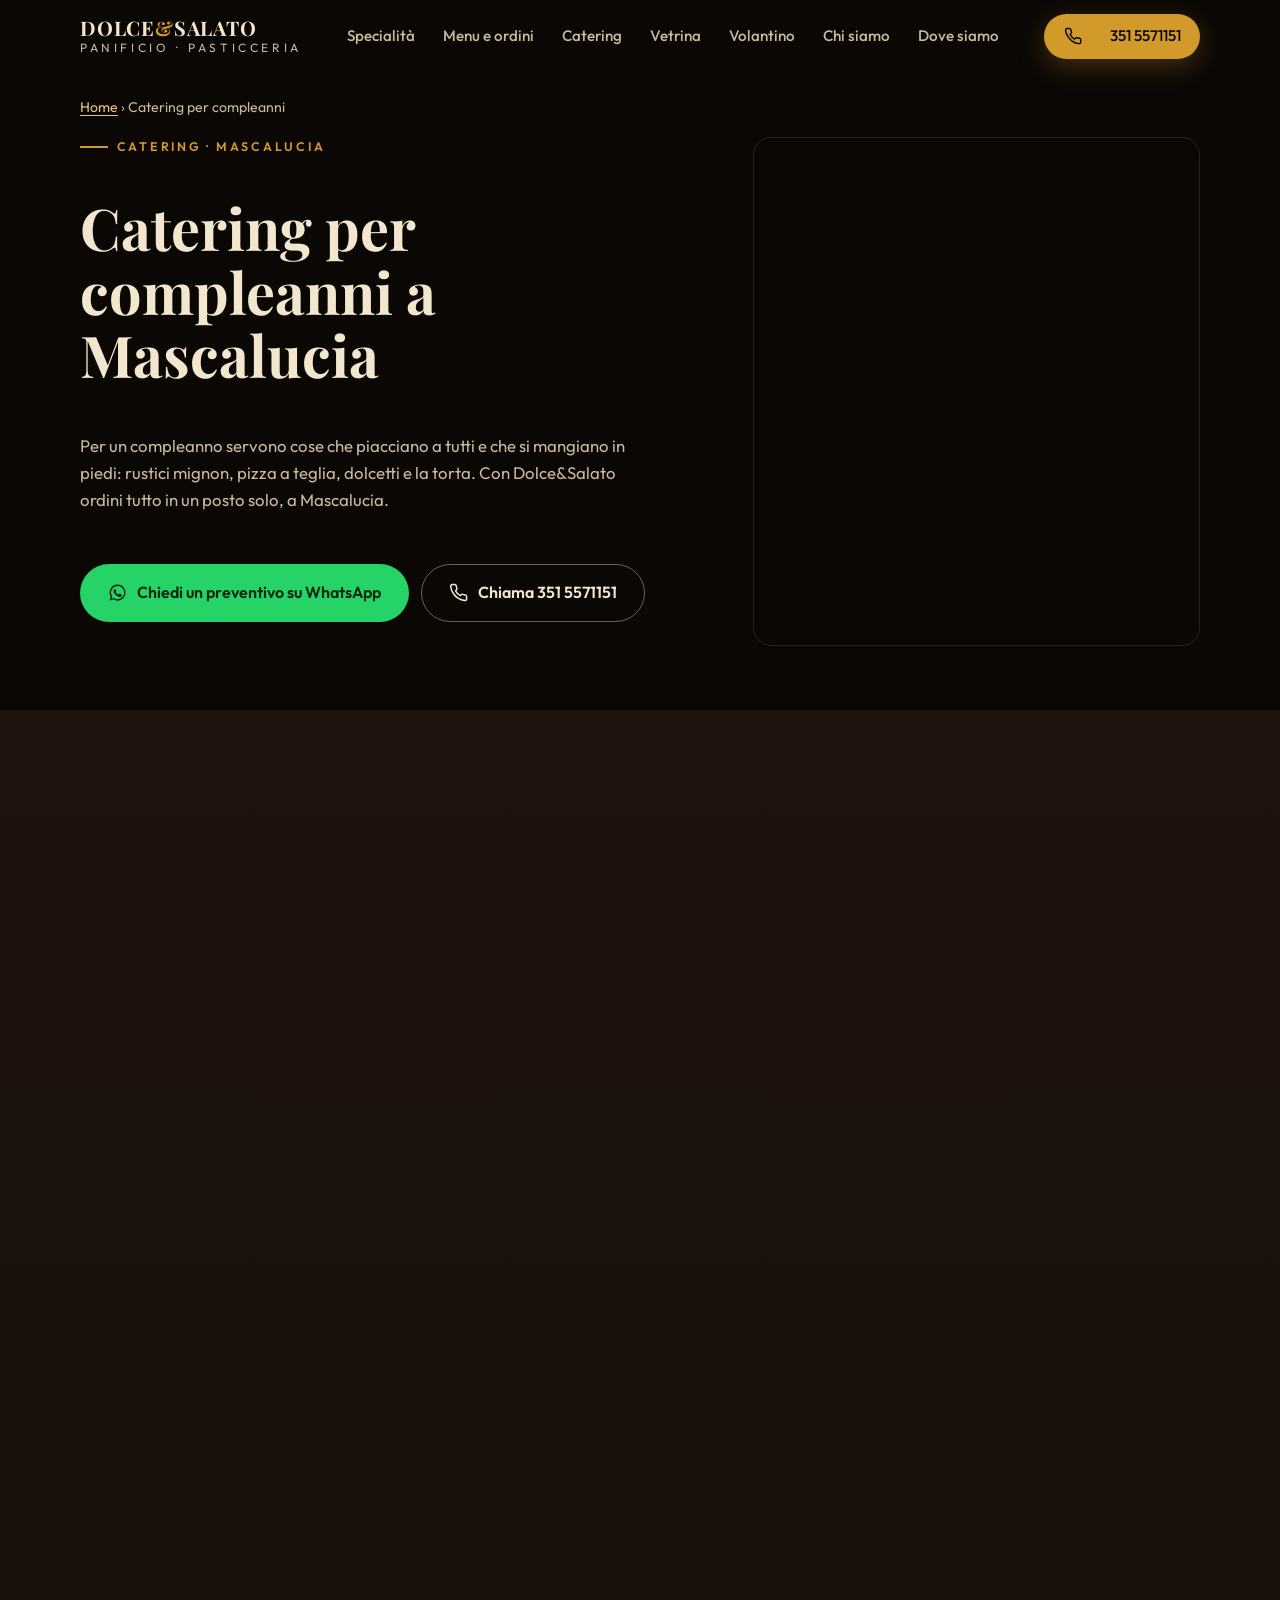
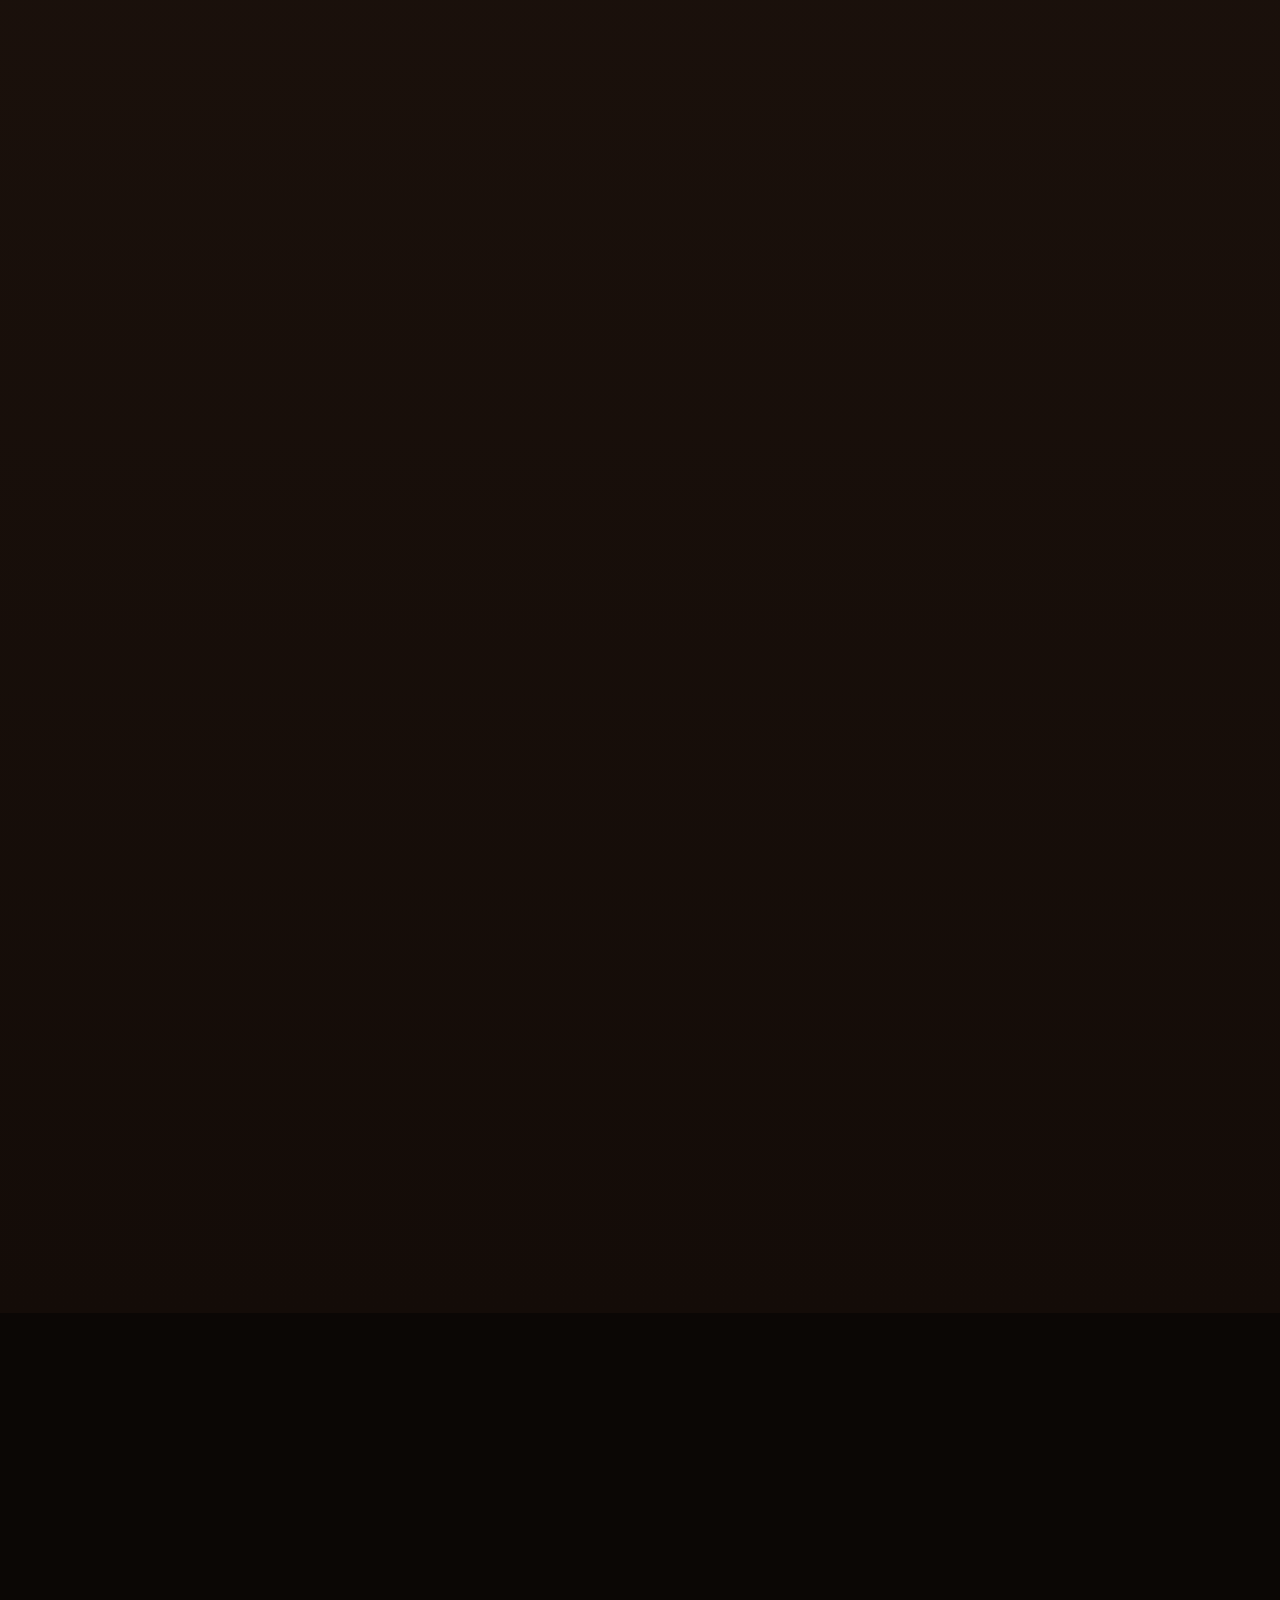
<file: catering-compleanno-mascalucia/index.html>
<!DOCTYPE html>
<html lang="it" class="no-js">
<head>
<meta charset="utf-8">
<meta name="viewport" content="width=device-width,initial-scale=1,viewport-fit=cover">
<title>Catering per compleanni a Mascalucia | Dolce&amp;Salato</title>
<meta name="description" content="Catering per compleanni a Mascalucia: mini hot dog, pizzette, rustici mignon, pasticceria mignon e torta su ordinazione. Dicci quanti siete e ti facciamo il prezzo.">
<link rel="canonical" href="https://panificiodolcesalato.it/catering-compleanno-mascalucia/">
<meta name="robots" content="index,follow,max-image-preview:large">
<meta name="theme-color" content="#0b0705"><meta name="color-scheme" content="dark">
<meta name="geo.region" content="IT-CT"><meta name="geo.placename" content="Mascalucia">
<meta property="og:type" content="website"><meta property="og:locale" content="it_IT">
<meta property="og:site_name" content="Dolce&amp;Salato Panificio Pasticceria">
<meta property="og:title" content="Catering per compleanni a Mascalucia | Dolce&amp;Salato"><meta property="og:description" content="Catering per compleanni a Mascalucia: mini hot dog, pizzette, rustici mignon, pasticceria mignon e torta su ordinazione. Dicci quanti siete e ti facciamo il prezzo.">
<meta property="og:url" content="https://panificiodolcesalato.it/catering-compleanno-mascalucia/"><meta property="og:image" content="https://panificiodolcesalato.it/assets/img/og-image.jpg">
<meta property="og:image:width" content="1200"><meta property="og:image:height" content="630">
<meta property="og:image:alt" content="Insegna Dolce&amp;Salato Panificio Pasticceria con spighe di grano su fondo in legno scuro">
<meta name="twitter:card" content="summary_large_image"><meta name="twitter:title" content="Catering per compleanni a Mascalucia | Dolce&amp;Salato"><meta name="twitter:description" content="Catering per compleanni a Mascalucia: mini hot dog, pizzette, rustici mignon, pasticceria mignon e torta su ordinazione. Dicci quanti siete e ti facciamo il prezzo."><meta name="twitter:image" content="https://panificiodolcesalato.it/assets/img/og-image.jpg">
<link rel="icon" href="../assets/img/icon-192.png" type="image/png"><link rel="apple-touch-icon" href="../assets/img/apple-touch-icon.png">
<link rel="manifest" href="../manifest.webmanifest">
<link rel="preload" as="font" type="font/woff2" crossorigin href="../assets/fonts/playfair-display-latin-700-normal.woff2"><link rel="preload" as="font" type="font/woff2" crossorigin href="../assets/fonts/outfit-latin-400-normal.woff2">
<link rel="stylesheet" href="../assets/css/style.css">
<script src="../assets/js/boot.js"></script>
<script type="application/ld+json">{"@context": "https://schema.org", "@graph": [{"@type": "Bakery", "@id": "https://panificiodolcesalato.it/#bakery", "name": "Dolce&Salato Panificio Pasticceria", "legalName": "Panificio Dolce e Salato di Rosano Antonio & C. S.n.c.", "vatID": "IT05681640875", "url": "https://panificiodolcesalato.it/", "telephone": "+393515571151", "address": {"@type": "PostalAddress", "streetAddress": "Via Tremestieri, 54", "addressLocality": "Mascalucia", "postalCode": "95030", "addressRegion": "CT", "addressCountry": "IT"}}, {"@type": "WebSite", "@id": "https://panificiodolcesalato.it/#website", "url": "https://panificiodolcesalato.it/", "name": "Dolce&Salato Panificio Pasticceria", "inLanguage": "it-IT"}, {"@type": "WebPage", "@id": "https://panificiodolcesalato.it/catering-compleanno-mascalucia/#webpage", "url": "https://panificiodolcesalato.it/catering-compleanno-mascalucia/", "name": "Catering per compleanni a Mascalucia | Dolce&Salato", "description": "Catering per compleanni a Mascalucia: mini hot dog, pizzette, rustici mignon, pasticceria mignon e torta su ordinazione. Dicci quanti siete e ti facciamo il prezzo.", "inLanguage": "it-IT", "dateModified": "2026-10-17", "isPartOf": {"@id": "https://panificiodolcesalato.it/#website"}, "about": {"@id": "https://panificiodolcesalato.it/#bakery"}, "breadcrumb": {"@id": "https://panificiodolcesalato.it/catering-compleanno-mascalucia/#breadcrumb"}}, {"@type": "BreadcrumbList", "@id": "https://panificiodolcesalato.it/catering-compleanno-mascalucia/#breadcrumb", "itemListElement": [{"@type": "ListItem", "position": 1, "name": "Home", "item": "https://panificiodolcesalato.it/"}, {"@type": "ListItem", "position": 2, "name": "Catering per compleanni", "item": "https://panificiodolcesalato.it/catering-compleanno-mascalucia/"}]}, {"@type": "FAQPage", "@id": "https://panificiodolcesalato.it/catering-compleanno-mascalucia/#faq", "isPartOf": {"@id": "https://panificiodolcesalato.it/catering-compleanno-mascalucia/#webpage"}, "mainEntity": [{"@type": "Question", "name": "Quanto costa il catering per un compleanno a Mascalucia?", "acceptedAnswer": {"@type": "Answer", "text": "Si paga a peso: rustici mignon da € 12,00 al kg, pasticceria mignon € 14,00 al kg, torte da € 15,00 al kg. Il totale dipende da quanti siete e da cosa scegli: ti diamo il prezzo prima di confermare."}}, {"@type": "Question", "name": "Posso ordinare anche la torta di compleanno?", "acceptedAnswer": {"@type": "Answer", "text": "Sì. Peso, gusto e decorazione li decidi tu: scrivici cosa vuoi e per quando serve."}}, {"@type": "Question", "name": "Con quanto anticipo devo ordinare?", "acceptedAnswer": {"@type": "Answer", "text": "Meglio con qualche giorno di anticipo, soprattutto nel fine settimana. Scrivici la data e ti diciamo se è libera."}}]}, {"@type": "Service", "@id": "https://panificiodolcesalato.it/catering-compleanno-mascalucia/#service", "name": "Catering per compleanni a Mascalucia", "serviceType": "Catering per feste e buffet", "provider": {"@id": "https://panificiodolcesalato.it/#bakery"}, "areaServed": [{"@type": "City", "name": "Mascalucia"}, {"@type": "City", "name": "Tremestieri Etneo"}, {"@type": "City", "name": "San Giovanni la Punta"}, {"@type": "City", "name": "Gravina di Catania"}, {"@type": "City", "name": "Nicolosi"}]}]}</script>
</head>
<body>
<a class="skip" href="#main">Vai al contenuto</a>
<header class="header">
 <div class="wrap">
  <a class="brand" href="../" aria-label="Dolce e Salato, torna in alto"><b>DOLCE<i>&amp;</i>SALATO</b><small>Panificio · Pasticceria</small></a>
  <nav class="nav" aria-label="Principale">
   <a href="../#specialita">Specialità</a><a href="../#menu">Menu e ordini</a><a href="../catering-rustici-mascalucia/">Catering</a><a href="../#galleria">Vetrina</a><a href="../#volantino">Volantino</a><a href="../#storia">Chi siamo</a><a href="../#dove">Dove siamo</a>
  </nav>
  <a class="btn btn--gold nav" style="min-height:44px;padding:.6em 1.2em" href="tel:+393515571151"><svg class="ico" viewBox="0 0 24 24" aria-hidden="true"><path d="M22 16.9v3a2 2 0 0 1-2.2 2 19.8 19.8 0 0 1-8.6-3.1 19.5 19.5 0 0 1-6-6A19.8 19.8 0 0 1 2.1 4.2 2 2 0 0 1 4.1 2h3a2 2 0 0 1 2 1.7c.1 1 .4 1.9.7 2.8a2 2 0 0 1-.5 2.1L8.1 9.9a16 16 0 0 0 6 6l1.3-1.3a2 2 0 0 1 2.1-.4c.9.3 1.8.6 2.8.7a2 2 0 0 1 1.7 2z"/></svg> 351 5571151</a>
  <button class="burger" id="burger" aria-label="Apri il menu" aria-expanded="false" aria-controls="drawer"><span></span></button>
 </div>
</header>
<div class="drawer" id="drawer" role="dialog" aria-modal="true" aria-label="Menu di navigazione">
 <div class="drawer__top"><span class="brand"><b>DOLCE<i>&amp;</i>SALATO</b><small>Panificio · Pasticceria</small></span><button class="burger" data-close aria-label="Chiudi il menu" style="font-size:1.2rem">✕</button></div>
 <nav aria-label="Menu mobile">
  <a href="../#specialita" data-close>Specialità</a><a href="../#menu" data-close>Menu e ordini</a><a href="../catering-rustici-mascalucia/" data-close>Catering</a><a href="../#galleria" data-close>Vetrina</a><a href="../#volantino" data-close>Volantino</a><a href="../#storia" data-close>Chi siamo</a><a href="../#dove" data-close>Dove siamo</a>
 </nav>
 <div class="drawer__cta">
  <a class="btn btn--wa" href="https://wa.me/393515571151" target="_blank" rel="noopener"><svg class="ico fill" viewBox="0 0 24 24" aria-hidden="true"><path d="M12 2a10 10 0 0 0-8.6 15.1L2 22l5-1.3A10 10 0 1 0 12 2zm0 18.2c-1.5 0-3-.4-4.2-1.200l-.3-.2-3 .8.8-2.9-.2-.3A8.2 8.2 0 1 1 12 20.200zm4.500-6.100c-.2-.1-1.500-.7-1.700-.8-.2-.1-.4-.1-.6.100l-.8 1c-.1.200-.3.200-.5.100-1.400-.7-2.300-1.200-3.200-2.800-.2-.4.200-.4.700-1.300.1-.200 0-.300 0-.500l-.8-1.800c-.2-.5-.4-.4-.6-.4h-.5c-.2 0-.5.100-.7.300-.2.300-.9.900-.9 2.200s.9 2.500 1.100 2.700c.1.200 1.800 2.800 4.400 3.900 1.600.7 2.200.7 3 .6.500-.1 1.500-.6 1.700-1.200.2-.6.200-1.100.2-1.200-.1-.1-.3-.2-.5-.3z"/></svg> Ordina su WhatsApp</a>
  <a class="btn btn--gold" href="tel:+393515571151"><svg class="ico" viewBox="0 0 24 24" aria-hidden="true"><path d="M22 16.9v3a2 2 0 0 1-2.2 2 19.8 19.8 0 0 1-8.6-3.1 19.5 19.5 0 0 1-6-6A19.8 19.8 0 0 1 2.1 4.2 2 2 0 0 1 4.1 2h3a2 2 0 0 1 2 1.7c.1 1 .4 1.9.7 2.8a2 2 0 0 1-.5 2.1L8.1 9.9a16 16 0 0 0 6 6l1.3-1.3a2 2 0 0 1 2.1-.4c.9.3 1.8.6 2.8.7a2 2 0 0 1 1.7 2z"/></svg> Chiama 351 5571151</a>
 </div>
</div>
<main id="main">
<nav class="crumbs wrap" aria-label="Percorso"><a href="../">Home</a> › <span aria-current="page">Catering per compleanni</span></nav>
<section class="wrap page-hero">
 <span class="eyebrow">Catering · Mascalucia</span>
 <h1>Catering per compleanni a Mascalucia</h1>
 <p class="lead">Per un compleanno servono cose che piacciano a tutti e che si mangiano in piedi: rustici mignon, pizza a teglia, dolcetti e la torta. Con Dolce&amp;Salato ordini tutto in un posto solo, a Mascalucia.</p>
 <div class="cta-row"><a class="btn btn--wa" href="https://wa.me/393515571151?text=Ciao%20Dolce%26Salato%21%20Vorrei%20informazioni" target="_blank" rel="noopener"><svg class="ico fill" viewBox="0 0 24 24" aria-hidden="true"><path d="M12 2a10 10 0 0 0-8.6 15.1L2 22l5-1.3A10 10 0 1 0 12 2zm0 18.2c-1.5 0-3-.4-4.2-1.200l-.3-.2-3 .8.8-2.9-.2-.3A8.2 8.2 0 1 1 12 20.200zm4.500-6.100c-.2-.1-1.500-.7-1.700-.8-.2-.1-.4-.1-.6.100l-.8 1c-.1.200-.3.200-.5.100-1.400-.7-2.300-1.200-3.200-2.800-.2-.4.200-.4.700-1.300.1-.200 0-.300 0-.500l-.8-1.800c-.2-.5-.4-.4-.6-.4h-.5c-.2 0-.5.100-.7.300-.2.300-.9.900-.9 2.200s.9 2.500 1.100 2.700c.1.200 1.800 2.800 4.400 3.900 1.600.7 2.200.7 3 .6.500-.1 1.500-.6 1.700-1.200.2-.6.200-1.100.2-1.200-.1-.1-.3-.2-.5-.3z"/></svg> Chiedi un preventivo su WhatsApp</a><a class="btn btn--line" href="tel:+393515571151"><svg class="ico" viewBox="0 0 24 24" aria-hidden="true"><path d="M22 16.9v3a2 2 0 0 1-2.2 2 19.8 19.8 0 0 1-8.6-3.1 19.5 19.5 0 0 1-6-6A19.8 19.8 0 0 1 2.1 4.2 2 2 0 0 1 4.1 2h3a2 2 0 0 1 2 1.7c.1 1 .4 1.9.7 2.8a2 2 0 0 1-.5 2.1L8.1 9.9a16 16 0 0 0 6 6l1.3-1.3a2 2 0 0 1 2.1-.4c.9.3 1.8.6 2.8.7a2 2 0 0 1 1.7 2z"/></svg> Chiama 351 5571151</a></div>
 <img class="page-photo" src="../assets/img/foto/pizzette.webp" alt="Pizzette e finger food mignon per un compleanno a Mascalucia" width="386" height="440" fetchpriority="high" decoding="async">
</section>

<section class="section section--brown">
 <div class="wrap" style="max-width:820px">
  <div class="head"><h2>Cosa si ordina di solito</h2><p class="lead">Prezzi al chilo. Le quantità le decidiamo insieme in base agli ospiti.</p></div>
  <ul class="checks"><li><b>Salato da finger food:</b> mini hot dog, pizza secca, focacce e rustici classici (da € 12,00 al kg), arancinetti burro o ragù (€ 14,00 al kg).</li><li><b>Per i più grandi:</b> mini hamburger, rustici di sfoglia, mini cornetti con crudo (€ 16,00 al kg).</li><li><b>Pizza a teglia:</b> teglia o mezza teglia, da € 9,00, comoda quando gli ospiti sono tanti.</li><li><b>Dolci:</b> pasticceria mignon di nostra produzione a € 14,00 al kg.</li><li><b>La torta:</b> su ordinazione da € 15,00 al kg: peso, gusto e decorazione li scegli tu.</li></ul>
  <p class="note">Tutti i prezzi e i gusti sono nella pagina <a href="../catering-rustici-mascalucia/" style="color:var(--gold);text-decoration:underline">catering a Mascalucia</a>.</p>
 </div>
</section>

<section class="section">
 <div class="wrap" style="max-width:820px">
  <div class="head"><h2>Qualche consiglio</h2></div>
  <ul class="checks"><li>Per i bambini punta su assaggi piccoli e facili da prendere con le mani: mini hot dog, pizzette, pizza secca.</li><li>Se la festa è di pomeriggio aggiungi dolci mignon e torta; se è a cena aumenta la parte salata.</li><li>Dicci se ci sono allergie o intolleranze: ne parliamo prima di preparare l&#x27;ordine.</li></ul>
  <ol class="steps"><li><span><b>Scrivici</b> data e numero di persone.</span></li><li><span><b>Ricevi</b> la nostra proposta con il prezzo.</span></li><li><span><b>Ritira</b> in Via Tremestieri 54 all'orario concordato.</span></li></ol>
  <div class="cta-row"><a class="btn btn--wa" href="https://wa.me/393515571151?text=Ciao%20Dolce%26Salato%21%20Vorrei%20informazioni" target="_blank" rel="noopener"><svg class="ico fill" viewBox="0 0 24 24" aria-hidden="true"><path d="M12 2a10 10 0 0 0-8.6 15.1L2 22l5-1.3A10 10 0 1 0 12 2zm0 18.2c-1.5 0-3-.4-4.2-1.200l-.3-.2-3 .8.8-2.9-.2-.3A8.2 8.2 0 1 1 12 20.200zm4.500-6.100c-.2-.1-1.500-.7-1.700-.8-.2-.1-.4-.1-.6.100l-.8 1c-.1.200-.3.200-.5.100-1.400-.7-2.300-1.200-3.200-2.800-.2-.4.200-.4.700-1.300.1-.200 0-.300 0-.500l-.8-1.800c-.2-.5-.4-.4-.6-.4h-.5c-.2 0-.5.100-.7.300-.2.300-.9.900-.9 2.200s.9 2.500 1.100 2.700c.1.200 1.800 2.800 4.400 3.900 1.600.7 2.200.7 3 .6.500-.1 1.500-.6 1.700-1.200.2-.6.200-1.100.2-1.200-.1-.1-.3-.2-.5-.3z"/></svg> Chiedi un preventivo su WhatsApp</a></div>
 </div>
</section>

<section class="section section--brown">
 <div class="wrap" style="max-width:820px">
  <div class="head"><h2>Domande frequenti</h2></div>
  <div class="faq"><details><summary>Quanto costa il catering per un compleanno a Mascalucia?</summary><p>Si paga a peso: rustici mignon da € 12,00 al kg, pasticceria mignon € 14,00 al kg, torte da € 15,00 al kg. Il totale dipende da quanti siete e da cosa scegli: ti diamo il prezzo prima di confermare.</p></details><details><summary>Posso ordinare anche la torta di compleanno?</summary><p>Sì. Peso, gusto e decorazione li decidi tu: scrivici cosa vuoi e per quando serve.</p></details><details><summary>Con quanto anticipo devo ordinare?</summary><p>Meglio con qualche giorno di anticipo, soprattutto nel fine settimana. Scrivici la data e ti diciamo se è libera.</p></details></div>
 </div>
</section>

<section class="section">
 <div class="wrap">
  <h2>Altre occasioni</h2>
  <div class="related"><a href="../catering-laurea-mascalucia/">Catering per lauree a Mascalucia</a><a href="../buffet-aperitivo-mascalucia/">Rustici per aperitivo e buffet a Mascalucia</a><a href="../catering-battesimo-comunione-mascalucia/">Catering per battesimi, comunioni e feste di famiglia a Mascalucia</a><a href="../catering-rustici-mascalucia/">Tutto il catering e i prezzi</a><a href="../torte-su-ordinazione-mascalucia/">Torte su ordinazione a Mascalucia</a></div>
  <p class="lead">Siamo in Via Tremestieri, 54, 95030 Mascalucia (CT). Aperti lun–sab 6:30–21:30 e domenica 6:30–13:30.</p>
 </div>
</section>
</main>
<footer class="footer">
 <div class="wrap">
  <div class="footer__grid">
   <div><h3>DOLCE&amp;SALATO · Panificio Pasticceria</h3><address style="font-style:normal">Via Tremestieri, 54, 95030 Mascalucia (CT)<br>Tel./WhatsApp <a href="tel:+393515571151">351 5571151</a></address><p style="margin-top:10px"><a href="https://www.instagram.com/panificiodolcesalato_/" target="_blank" rel="noopener">Seguici su Instagram</a></p></div>
   <div><h3>Il sito</h3><ul><li><a href="../#menu">Menu e ordini</a></li><li><a href="../pizza-mascalucia/">Pizza a Mascalucia</a></li><li><a href="../catering-rustici-mascalucia/">Catering a Mascalucia</a></li><li><a href="../torte-su-ordinazione-mascalucia/">Torte su ordinazione</a></li><li><a href="../colazione-mascalucia/">Colazione</a></li><li><a href="../#volantino">Volantino</a></li><li><a href="../#dove">Dove siamo</a></li></ul></div>
   <div><h3>Contatti rapidi</h3><ul><li><a href="tel:+393515571151">Chiama</a></li><li><a href="https://wa.me/393515571151" target="_blank" rel="noopener">WhatsApp</a></li><li><a href="https://www.google.com/maps/dir/?api=1&amp;destination=Via+Tremestieri+54+Mascalucia+CT" target="_blank" rel="noopener">Indicazioni</a></li></ul></div>
  </div>
  <div class="legal"><span>© <span id="year">2026</span> Dolce&amp;Salato. Tutti i diritti riservati. Panificio Dolce e Salato di Rosano Antonio &amp; C. S.n.c. · P.IVA 05681640875</span><span><a href="../privacy/" style="text-decoration:underline">Informativa privacy</a> · I prezzi possono variare: fa fede il listino in negozio.</span></div>
 </div>
</footer>
<div class="sr" role="status" id="cart-live"></div>
<div class="cartbar" id="cartbar" hidden>
 <button type="button" class="cartbar__btn" id="cart-open" aria-haspopup="dialog">
  <span class="cartbar__count" id="cart-count">0</span>
  <span class="cartbar__txt"><b>Il tuo ordine</b><small id="cart-total">€ 0,00</small></span>
  <span class="cartbar__go">Rivedi e invia →</span>
 </button>
</div>
<dialog id="order-dialog" aria-labelledby="od-title">
 <form id="order-form" method="dialog">
  <div class="od__head"><h2 id="od-title">Il tuo ordine</h2><button type="button" class="od__x" id="od-close" aria-label="Chiudi">✕</button></div>
  <ul class="od__lines" id="od-lines"></ul>
  <p class="od__total">Totale stimato <b id="od-total">€ 0,00</b></p>
  <p class="od__hint">I prezzi al kg e quelli «da» sono una stima. Il conto preciso lo fai al banco, quando ritiri.</p>
  <div class="od__sugg" id="od-sugg" hidden></div>
  <label>Il tuo nome<input name="nome" required autocomplete="given-name" enterkeyhint="next"></label>
  <label>Quando passi a ritirare?<input name="quando" placeholder="es. oggi alle 13:00" enterkeyhint="next"></label>
  <div class="chipsq" role="group" aria-label="Orari rapidi"><button type="button" class="chipq">Oggi a pranzo</button><button type="button" class="chipq">Oggi a cena</button><button type="button" class="chipq">Domani mattina</button></div>
  <label id="impasto-wrap" hidden>Impasto speciale per le pizze (prenota 24 ore prima)<select name="impasto"><option value="">Impasto normale</option><option>Integrale</option><option>Kamut</option><option>9 cereali</option><option>Grano saraceno</option><option>Timilia</option><option>Segale</option><option>Azzimo</option><option>Altra farina: la scrivo nelle note</option></select></label>
  <label>Note, allergie, pizza in pala o pane condito da comporre<input name="note" enterkeyhint="send"></label>
  <button class="btn btn--wa btn--block" type="submit"><svg class="ico fill" viewBox="0 0 24 24" aria-hidden="true"><path d="M12 2a10 10 0 0 0-8.6 15.1L2 22l5-1.3A10 10 0 1 0 12 2zm0 18.2c-1.5 0-3-.4-4.2-1.200l-.3-.2-3 .8.8-2.9-.2-.3A8.2 8.2 0 1 1 12 20.200zm4.500-6.100c-.2-.1-1.500-.7-1.700-.8-.2-.1-.4-.1-.6.100l-.8 1c-.1.200-.3.200-.5.100-1.400-.7-2.300-1.200-3.200-2.800-.2-.4.200-.4.700-1.300.1-.200 0-.300 0-.500l-.8-1.800c-.2-.5-.4-.4-.6-.4h-.5c-.2 0-.5.100-.7.300-.2.300-.9.900-.9 2.200s.9 2.500 1.100 2.700c.1.200 1.800 2.800 4.400 3.900 1.600.7 2.200.7 3 .6.500-.1 1.500-.6 1.700-1.200.2-.6.200-1.100.2-1.200-.1-.1-.3-.2-.5-.3z"/></svg> Invia l'ordine su WhatsApp</button>
  <button class="btn btn--line btn--block" type="button" id="od-clear">Svuota l'ordine</button>
  <p class="od__hint" id="od-status" role="status" style="text-align:center"></p>
  <p class="od__hint" style="text-align:center">Preferisci la voce? <a href="tel:+393515571151" style="color:var(--gold);text-decoration:underline">Chiama il 351 5571151</a>. Si apre WhatsApp con il messaggio già scritto. Rileggilo e premi invia. Non salviamo i tuoi dati.</p>
 </form>
</dialog>
<nav class="bar" aria-label="Azioni rapide">
 <a class="main" href="../#menu"><svg class="ico" viewBox="0 0 24 24" aria-hidden="true"><path d="M20 21v-8a2 2 0 0 0-2-2H6a2 2 0 0 0-2 2v8"/><path d="M4 16s.5-1 2-1 2.5 2 4 2 2.5-2 4-2 2.5 2 4 2 2-1 2-1"/><path d="M2 21h20M7 8v3M12 8v3M17 8v3M7 4h.01M12 4h.01M17 4h.01"/></svg>Ordina</a>
 <a href="tel:+393515571151"><svg class="ico" viewBox="0 0 24 24" aria-hidden="true"><path d="M22 16.9v3a2 2 0 0 1-2.2 2 19.8 19.8 0 0 1-8.6-3.1 19.5 19.5 0 0 1-6-6A19.8 19.8 0 0 1 2.1 4.2 2 2 0 0 1 4.1 2h3a2 2 0 0 1 2 1.7c.1 1 .4 1.9.7 2.8a2 2 0 0 1-.5 2.1L8.1 9.9a16 16 0 0 0 6 6l1.3-1.3a2 2 0 0 1 2.1-.4c.9.3 1.8.6 2.8.7a2 2 0 0 1 1.7 2z"/></svg>Chiama</a>
 <a class="wa" href="https://wa.me/393515571151" target="_blank" rel="noopener"><svg class="ico fill" viewBox="0 0 24 24" aria-hidden="true"><path d="M12 2a10 10 0 0 0-8.6 15.1L2 22l5-1.3A10 10 0 1 0 12 2zm0 18.2c-1.5 0-3-.4-4.2-1.200l-.3-.2-3 .8.8-2.9-.2-.3A8.2 8.2 0 1 1 12 20.200zm4.500-6.100c-.2-.1-1.500-.7-1.700-.8-.2-.1-.4-.1-.6.100l-.8 1c-.1.200-.3.200-.5.100-1.400-.7-2.300-1.200-3.200-2.800-.2-.4.200-.4.700-1.300.1-.200 0-.300 0-.500l-.8-1.800c-.2-.5-.4-.4-.6-.4h-.5c-.2 0-.5.100-.7.300-.2.300-.9.900-.9 2.200s.9 2.500 1.100 2.700c.1.200 1.800 2.800 4.400 3.900 1.600.7 2.200.7 3 .6.500-.1 1.500-.6 1.700-1.200.2-.6.200-1.100.2-1.200-.1-.1-.3-.2-.5-.3z"/></svg>WhatsApp</a>
 <a href="https://www.google.com/maps/dir/?api=1&amp;destination=Via+Tremestieri+54+Mascalucia+CT" target="_blank" rel="noopener" aria-label="Indicazioni stradali"><svg class="ico" viewBox="0 0 24 24" aria-hidden="true"><path d="M20 10c0 6-8 12-8 12S4 16 4 10a8 8 0 1 1 16 0z"/><circle cx="12" cy="10" r="3"/></svg>Dove</a>
</nav>
<script src="../assets/js/main.js" defer></script>
</body>
</html>
</file>
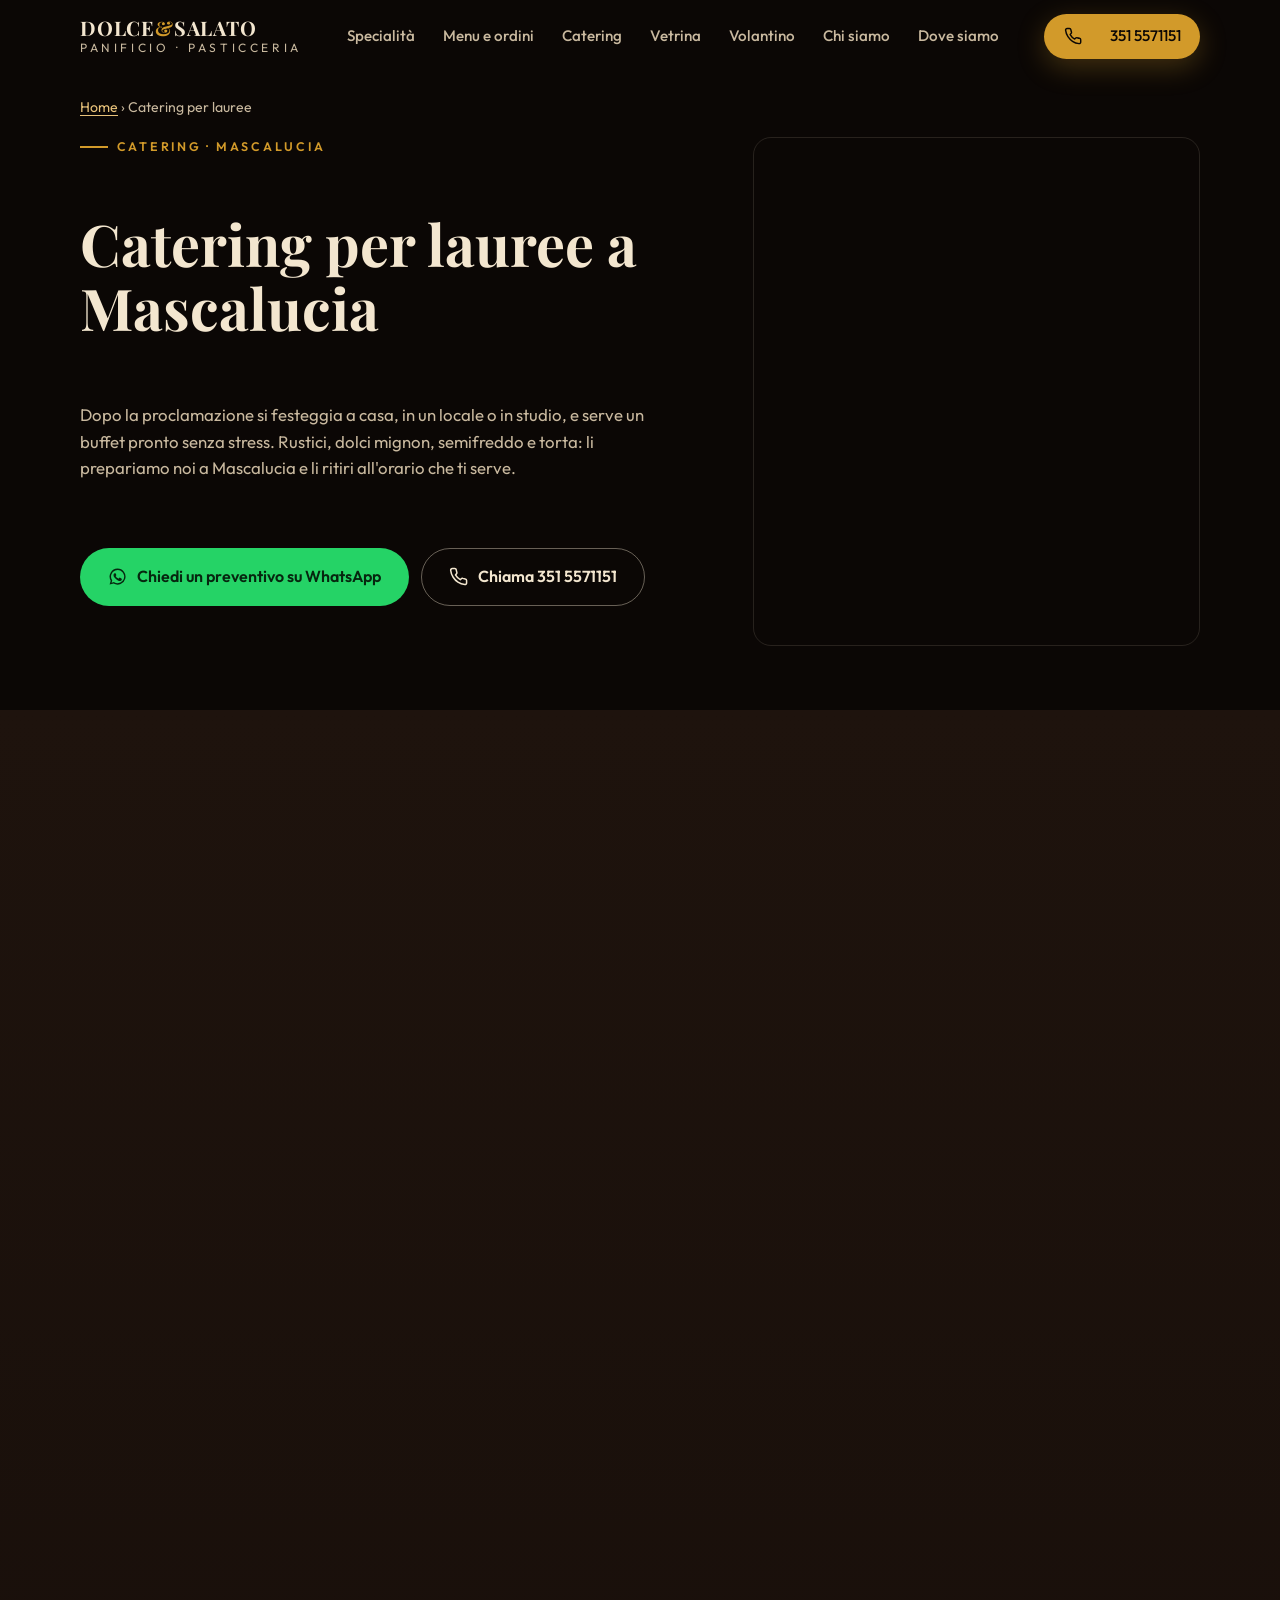
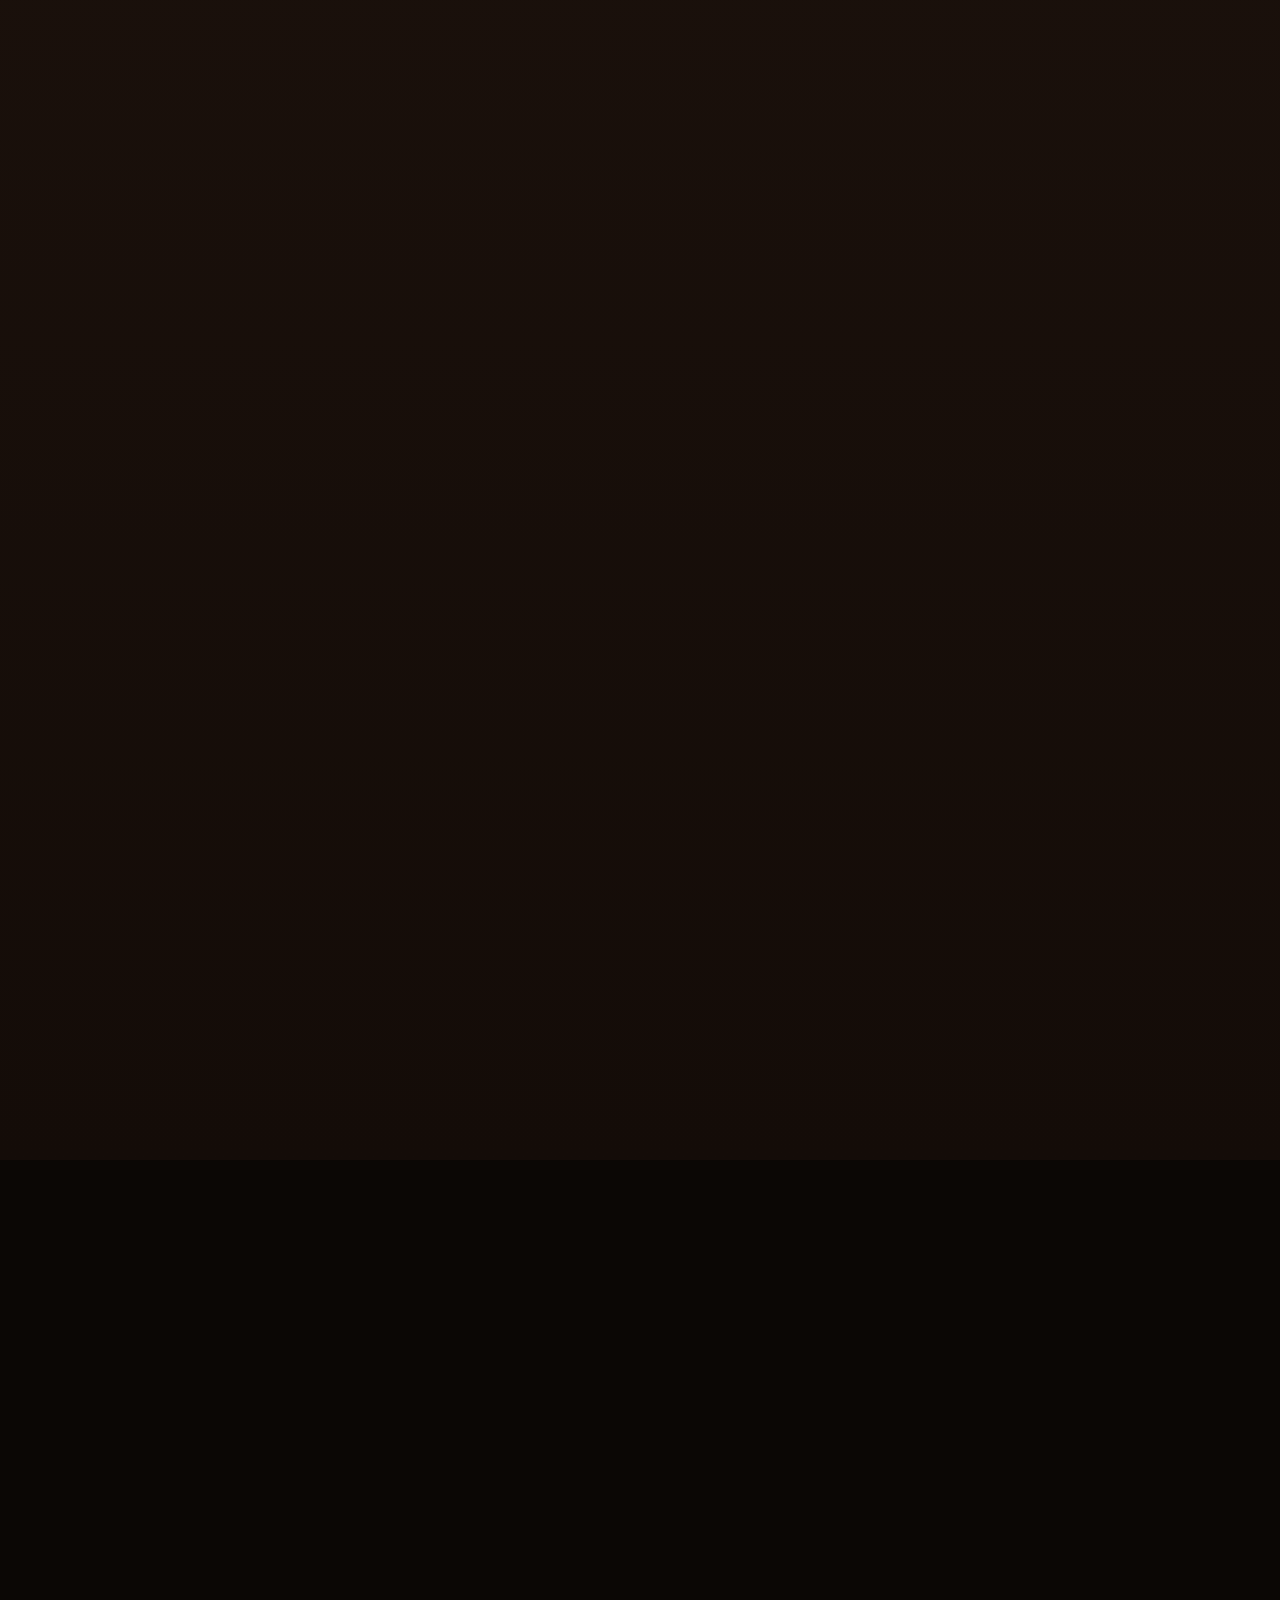
<file: catering-laurea-mascalucia/index.html>
<!DOCTYPE html>
<html lang="it" class="no-js">
<head>
<meta charset="utf-8">
<meta name="viewport" content="width=device-width,initial-scale=1,viewport-fit=cover">
<title>Catering per lauree a Mascalucia | Dolce&amp;Salato</title>
<meta name="description" content="Catering per feste di laurea a Mascalucia: rustici, pasticceria mignon, semifreddi e torta. Ordini a peso, ritiro in Via Tremestieri 54. Chiedi il preventivo.">
<link rel="canonical" href="https://panificiodolcesalato.it/catering-laurea-mascalucia/">
<meta name="robots" content="index,follow,max-image-preview:large">
<meta name="theme-color" content="#0b0705"><meta name="color-scheme" content="dark">
<meta name="geo.region" content="IT-CT"><meta name="geo.placename" content="Mascalucia">
<meta property="og:type" content="website"><meta property="og:locale" content="it_IT">
<meta property="og:site_name" content="Dolce&amp;Salato Panificio Pasticceria">
<meta property="og:title" content="Catering per lauree a Mascalucia | Dolce&amp;Salato"><meta property="og:description" content="Catering per feste di laurea a Mascalucia: rustici, pasticceria mignon, semifreddi e torta. Ordini a peso, ritiro in Via Tremestieri 54. Chiedi il preventivo.">
<meta property="og:url" content="https://panificiodolcesalato.it/catering-laurea-mascalucia/"><meta property="og:image" content="https://panificiodolcesalato.it/assets/img/og-image.jpg">
<meta property="og:image:width" content="1200"><meta property="og:image:height" content="630">
<meta property="og:image:alt" content="Insegna Dolce&amp;Salato Panificio Pasticceria con spighe di grano su fondo in legno scuro">
<meta name="twitter:card" content="summary_large_image"><meta name="twitter:title" content="Catering per lauree a Mascalucia | Dolce&amp;Salato"><meta name="twitter:description" content="Catering per feste di laurea a Mascalucia: rustici, pasticceria mignon, semifreddi e torta. Ordini a peso, ritiro in Via Tremestieri 54. Chiedi il preventivo."><meta name="twitter:image" content="https://panificiodolcesalato.it/assets/img/og-image.jpg">
<link rel="icon" href="../assets/img/icon-192.png" type="image/png"><link rel="apple-touch-icon" href="../assets/img/apple-touch-icon.png">
<link rel="manifest" href="../manifest.webmanifest">
<link rel="preload" as="font" type="font/woff2" crossorigin href="../assets/fonts/playfair-display-latin-700-normal.woff2"><link rel="preload" as="font" type="font/woff2" crossorigin href="../assets/fonts/outfit-latin-400-normal.woff2">
<link rel="stylesheet" href="../assets/css/style.css">
<script src="../assets/js/boot.js"></script>
<script type="application/ld+json">{"@context": "https://schema.org", "@graph": [{"@type": "Bakery", "@id": "https://panificiodolcesalato.it/#bakery", "name": "Dolce&Salato Panificio Pasticceria", "legalName": "Panificio Dolce e Salato di Rosano Antonio & C. S.n.c.", "vatID": "IT05681640875", "url": "https://panificiodolcesalato.it/", "telephone": "+393515571151", "address": {"@type": "PostalAddress", "streetAddress": "Via Tremestieri, 54", "addressLocality": "Mascalucia", "postalCode": "95030", "addressRegion": "CT", "addressCountry": "IT"}}, {"@type": "WebSite", "@id": "https://panificiodolcesalato.it/#website", "url": "https://panificiodolcesalato.it/", "name": "Dolce&Salato Panificio Pasticceria", "inLanguage": "it-IT"}, {"@type": "WebPage", "@id": "https://panificiodolcesalato.it/catering-laurea-mascalucia/#webpage", "url": "https://panificiodolcesalato.it/catering-laurea-mascalucia/", "name": "Catering per lauree a Mascalucia | Dolce&Salato", "description": "Catering per feste di laurea a Mascalucia: rustici, pasticceria mignon, semifreddi e torta. Ordini a peso, ritiro in Via Tremestieri 54. Chiedi il preventivo.", "inLanguage": "it-IT", "dateModified": "2026-10-17", "isPartOf": {"@id": "https://panificiodolcesalato.it/#website"}, "about": {"@id": "https://panificiodolcesalato.it/#bakery"}, "breadcrumb": {"@id": "https://panificiodolcesalato.it/catering-laurea-mascalucia/#breadcrumb"}}, {"@type": "BreadcrumbList", "@id": "https://panificiodolcesalato.it/catering-laurea-mascalucia/#breadcrumb", "itemListElement": [{"@type": "ListItem", "position": 1, "name": "Home", "item": "https://panificiodolcesalato.it/"}, {"@type": "ListItem", "position": 2, "name": "Catering per lauree", "item": "https://panificiodolcesalato.it/catering-laurea-mascalucia/"}]}, {"@type": "FAQPage", "@id": "https://panificiodolcesalato.it/catering-laurea-mascalucia/#faq", "isPartOf": {"@id": "https://panificiodolcesalato.it/catering-laurea-mascalucia/#webpage"}, "mainEntity": [{"@type": "Question", "name": "Quanto costa il catering per una laurea a Mascalucia?", "acceptedAnswer": {"@type": "Answer", "text": "Si paga a peso, senza menù fisso: rustici da € 12,00 a € 18,00 al kg, pasticceria mignon € 14,00 al kg, semifreddi € 18,00 al kg, torte da € 15,00 al kg. Ti diamo il totale prima di confermare."}}, {"@type": "Question", "name": "Posso ordinare anche all'ultimo momento?", "acceptedAnswer": {"@type": "Answer", "text": "Dipende dalla data e dalla quantità. Scrivici su WhatsApp con giorno e numero di persone e ti diciamo subito se riusciamo."}}, {"@type": "Question", "name": "Come ritiro l'ordine?", "acceptedAnswer": {"@type": "Answer", "text": "In negozio, in Via Tremestieri 54 a Mascalucia, all'orario che concordiamo. Per la consegna chiedici disponibilità."}}]}, {"@type": "Service", "@id": "https://panificiodolcesalato.it/catering-laurea-mascalucia/#service", "name": "Catering per lauree a Mascalucia", "serviceType": "Catering per feste e buffet", "provider": {"@id": "https://panificiodolcesalato.it/#bakery"}, "areaServed": [{"@type": "City", "name": "Mascalucia"}, {"@type": "City", "name": "Tremestieri Etneo"}, {"@type": "City", "name": "San Giovanni la Punta"}, {"@type": "City", "name": "Gravina di Catania"}, {"@type": "City", "name": "Nicolosi"}]}]}</script>
</head>
<body>
<a class="skip" href="#main">Vai al contenuto</a>
<header class="header">
 <div class="wrap">
  <a class="brand" href="../" aria-label="Dolce e Salato, torna in alto"><b>DOLCE<i>&amp;</i>SALATO</b><small>Panificio · Pasticceria</small></a>
  <nav class="nav" aria-label="Principale">
   <a href="../#specialita">Specialità</a><a href="../#menu">Menu e ordini</a><a href="../catering-rustici-mascalucia/">Catering</a><a href="../#galleria">Vetrina</a><a href="../#volantino">Volantino</a><a href="../#storia">Chi siamo</a><a href="../#dove">Dove siamo</a>
  </nav>
  <a class="btn btn--gold nav" style="min-height:44px;padding:.6em 1.2em" href="tel:+393515571151"><svg class="ico" viewBox="0 0 24 24" aria-hidden="true"><path d="M22 16.9v3a2 2 0 0 1-2.2 2 19.8 19.8 0 0 1-8.6-3.1 19.5 19.5 0 0 1-6-6A19.8 19.8 0 0 1 2.1 4.2 2 2 0 0 1 4.1 2h3a2 2 0 0 1 2 1.7c.1 1 .4 1.9.7 2.8a2 2 0 0 1-.5 2.1L8.1 9.9a16 16 0 0 0 6 6l1.3-1.3a2 2 0 0 1 2.1-.4c.9.3 1.8.6 2.8.7a2 2 0 0 1 1.7 2z"/></svg> 351 5571151</a>
  <button class="burger" id="burger" aria-label="Apri il menu" aria-expanded="false" aria-controls="drawer"><span></span></button>
 </div>
</header>
<div class="drawer" id="drawer" role="dialog" aria-modal="true" aria-label="Menu di navigazione">
 <div class="drawer__top"><span class="brand"><b>DOLCE<i>&amp;</i>SALATO</b><small>Panificio · Pasticceria</small></span><button class="burger" data-close aria-label="Chiudi il menu" style="font-size:1.2rem">✕</button></div>
 <nav aria-label="Menu mobile">
  <a href="../#specialita" data-close>Specialità</a><a href="../#menu" data-close>Menu e ordini</a><a href="../catering-rustici-mascalucia/" data-close>Catering</a><a href="../#galleria" data-close>Vetrina</a><a href="../#volantino" data-close>Volantino</a><a href="../#storia" data-close>Chi siamo</a><a href="../#dove" data-close>Dove siamo</a>
 </nav>
 <div class="drawer__cta">
  <a class="btn btn--wa" href="https://wa.me/393515571151" target="_blank" rel="noopener"><svg class="ico fill" viewBox="0 0 24 24" aria-hidden="true"><path d="M12 2a10 10 0 0 0-8.6 15.1L2 22l5-1.3A10 10 0 1 0 12 2zm0 18.2c-1.5 0-3-.4-4.2-1.200l-.3-.2-3 .8.8-2.9-.2-.3A8.2 8.2 0 1 1 12 20.200zm4.500-6.100c-.2-.1-1.500-.7-1.700-.8-.2-.1-.4-.1-.6.100l-.8 1c-.1.200-.3.200-.5.100-1.400-.7-2.300-1.200-3.200-2.800-.2-.4.200-.4.700-1.300.1-.200 0-.300 0-.500l-.8-1.800c-.2-.5-.4-.4-.6-.4h-.5c-.2 0-.5.100-.7.300-.2.300-.9.900-.9 2.200s.9 2.500 1.100 2.700c.1.200 1.800 2.800 4.400 3.900 1.600.7 2.200.7 3 .6.500-.1 1.500-.6 1.700-1.200.2-.6.200-1.100.2-1.200-.1-.1-.3-.2-.5-.3z"/></svg> Ordina su WhatsApp</a>
  <a class="btn btn--gold" href="tel:+393515571151"><svg class="ico" viewBox="0 0 24 24" aria-hidden="true"><path d="M22 16.9v3a2 2 0 0 1-2.2 2 19.8 19.8 0 0 1-8.6-3.1 19.5 19.5 0 0 1-6-6A19.8 19.8 0 0 1 2.1 4.2 2 2 0 0 1 4.1 2h3a2 2 0 0 1 2 1.7c.1 1 .4 1.9.7 2.8a2 2 0 0 1-.5 2.1L8.1 9.9a16 16 0 0 0 6 6l1.3-1.3a2 2 0 0 1 2.1-.4c.9.3 1.8.6 2.8.7a2 2 0 0 1 1.7 2z"/></svg> Chiama 351 5571151</a>
 </div>
</div>
<main id="main">
<nav class="crumbs wrap" aria-label="Percorso"><a href="../">Home</a> › <span aria-current="page">Catering per lauree</span></nav>
<section class="wrap page-hero">
 <span class="eyebrow">Catering · Mascalucia</span>
 <h1>Catering per lauree a Mascalucia</h1>
 <p class="lead">Dopo la proclamazione si festeggia a casa, in un locale o in studio, e serve un buffet pronto senza stress. Rustici, dolci mignon, semifreddo e torta: li prepariamo noi a Mascalucia e li ritiri all&#x27;orario che ti serve.</p>
 <div class="cta-row"><a class="btn btn--wa" href="https://wa.me/393515571151?text=Ciao%20Dolce%26Salato%21%20Vorrei%20informazioni" target="_blank" rel="noopener"><svg class="ico fill" viewBox="0 0 24 24" aria-hidden="true"><path d="M12 2a10 10 0 0 0-8.6 15.1L2 22l5-1.3A10 10 0 1 0 12 2zm0 18.2c-1.5 0-3-.4-4.2-1.200l-.3-.2-3 .8.8-2.9-.2-.3A8.2 8.2 0 1 1 12 20.200zm4.500-6.100c-.2-.1-1.500-.7-1.700-.8-.2-.1-.4-.1-.6.100l-.8 1c-.1.200-.3.200-.5.100-1.400-.7-2.300-1.200-3.200-2.800-.2-.4.200-.4.700-1.300.1-.200 0-.300 0-.500l-.8-1.800c-.2-.5-.4-.4-.6-.4h-.5c-.2 0-.5.100-.7.300-.2.300-.9.900-.9 2.200s.9 2.500 1.100 2.700c.1.200 1.800 2.800 4.400 3.900 1.600.7 2.200.7 3 .6.500-.1 1.500-.6 1.700-1.200.2-.6.200-1.100.2-1.200-.1-.1-.3-.2-.5-.3z"/></svg> Chiedi un preventivo su WhatsApp</a><a class="btn btn--line" href="tel:+393515571151"><svg class="ico" viewBox="0 0 24 24" aria-hidden="true"><path d="M22 16.9v3a2 2 0 0 1-2.2 2 19.8 19.8 0 0 1-8.6-3.1 19.5 19.5 0 0 1-6-6A19.8 19.8 0 0 1 2.1 4.2 2 2 0 0 1 4.1 2h3a2 2 0 0 1 2 1.7c.1 1 .4 1.9.7 2.8a2 2 0 0 1-.5 2.1L8.1 9.9a16 16 0 0 0 6 6l1.3-1.3a2 2 0 0 1 2.1-.4c.9.3 1.8.6 2.8.7a2 2 0 0 1 1.7 2z"/></svg> Chiama 351 5571151</a></div>
 <img class="page-photo" src="../assets/img/foto/tartellette.webp" alt="Tartellette e dolci mignon per una festa di laurea a Mascalucia" width="386" height="440" fetchpriority="high" decoding="async">
</section>

<section class="section section--brown">
 <div class="wrap" style="max-width:820px">
  <div class="head"><h2>Cosa si ordina di solito</h2><p class="lead">Prezzi al chilo. Le quantità le decidiamo insieme in base agli ospiti.</p></div>
  <ul class="checks"><li><b>Aperitivo salato:</b> arancinetti, mini cornetti, mini hamburger, focacce e rustici di sfoglia (da € 12,00 a € 18,00 al kg).</li><li><b>Dolci mignon:</b> pasticceria mignon di nostra produzione a € 14,00 al kg.</li><li><b>Semifreddi:</b> a € 18,00 al kg, freschi e belli da portare in tavola.</li><li><b>La torta della laurea:</b> su ordinazione da € 15,00 al kg: gusto e decorazione scelti da te.</li><li><b>Schiacciate:</b> € 14,00 al kg (€ 16,00 al kg con pistacchio).</li></ul>
  <p class="note">Tutti i prezzi e i gusti sono nella pagina <a href="../catering-rustici-mascalucia/" style="color:var(--gold);text-decoration:underline">catering a Mascalucia</a>.</p>
 </div>
</section>

<section class="section">
 <div class="wrap" style="max-width:820px">
  <div class="head"><h2>Qualche consiglio</h2></div>
  <ul class="checks"><li>La data della proclamazione si sa con poco anticipo: scrivici appena la conosci, così blocchiamo il tuo ordine.</li><li>Un buffet misto salato e dolce funziona meglio di un solo tipo di assaggio: ti consigliamo noi le proporzioni in base agli ospiti.</li><li>Se la festa è al pomeriggio o a cena cambia la quantità di salato: dillo nel messaggio.</li></ul>
  <ol class="steps"><li><span><b>Scrivici</b> data e numero di persone.</span></li><li><span><b>Ricevi</b> la nostra proposta con il prezzo.</span></li><li><span><b>Ritira</b> in Via Tremestieri 54 all'orario concordato.</span></li></ol>
  <div class="cta-row"><a class="btn btn--wa" href="https://wa.me/393515571151?text=Ciao%20Dolce%26Salato%21%20Vorrei%20informazioni" target="_blank" rel="noopener"><svg class="ico fill" viewBox="0 0 24 24" aria-hidden="true"><path d="M12 2a10 10 0 0 0-8.6 15.1L2 22l5-1.3A10 10 0 1 0 12 2zm0 18.2c-1.5 0-3-.4-4.2-1.200l-.3-.2-3 .8.8-2.9-.2-.3A8.2 8.2 0 1 1 12 20.200zm4.500-6.100c-.2-.1-1.500-.7-1.700-.8-.2-.1-.4-.1-.6.100l-.8 1c-.1.200-.3.200-.5.100-1.400-.7-2.300-1.200-3.200-2.800-.2-.4.200-.4.700-1.300.1-.200 0-.300 0-.500l-.8-1.800c-.2-.5-.4-.4-.6-.4h-.5c-.2 0-.5.100-.7.300-.2.300-.9.900-.9 2.200s.9 2.500 1.100 2.700c.1.200 1.800 2.800 4.400 3.900 1.600.7 2.200.7 3 .6.500-.1 1.500-.6 1.700-1.200.2-.6.200-1.100.2-1.200-.1-.1-.3-.2-.5-.3z"/></svg> Chiedi un preventivo su WhatsApp</a></div>
 </div>
</section>

<section class="section section--brown">
 <div class="wrap" style="max-width:820px">
  <div class="head"><h2>Domande frequenti</h2></div>
  <div class="faq"><details><summary>Quanto costa il catering per una laurea a Mascalucia?</summary><p>Si paga a peso, senza menù fisso: rustici da € 12,00 a € 18,00 al kg, pasticceria mignon € 14,00 al kg, semifreddi € 18,00 al kg, torte da € 15,00 al kg. Ti diamo il totale prima di confermare.</p></details><details><summary>Posso ordinare anche all&#x27;ultimo momento?</summary><p>Dipende dalla data e dalla quantità. Scrivici su WhatsApp con giorno e numero di persone e ti diciamo subito se riusciamo.</p></details><details><summary>Come ritiro l&#x27;ordine?</summary><p>In negozio, in Via Tremestieri 54 a Mascalucia, all&#x27;orario che concordiamo. Per la consegna chiedici disponibilità.</p></details></div>
 </div>
</section>

<section class="section">
 <div class="wrap">
  <h2>Altre occasioni</h2>
  <div class="related"><a href="../catering-compleanno-mascalucia/">Catering per compleanni a Mascalucia</a><a href="../buffet-aperitivo-mascalucia/">Rustici per aperitivo e buffet a Mascalucia</a><a href="../catering-battesimo-comunione-mascalucia/">Catering per battesimi, comunioni e feste di famiglia a Mascalucia</a><a href="../catering-rustici-mascalucia/">Tutto il catering e i prezzi</a><a href="../torte-su-ordinazione-mascalucia/">Torte su ordinazione a Mascalucia</a></div>
  <p class="lead">Siamo in Via Tremestieri, 54, 95030 Mascalucia (CT). Aperti lun–sab 6:30–21:30 e domenica 6:30–13:30.</p>
 </div>
</section>
</main>
<footer class="footer">
 <div class="wrap">
  <div class="footer__grid">
   <div><h3>DOLCE&amp;SALATO · Panificio Pasticceria</h3><address style="font-style:normal">Via Tremestieri, 54, 95030 Mascalucia (CT)<br>Tel./WhatsApp <a href="tel:+393515571151">351 5571151</a></address><p style="margin-top:10px"><a href="https://www.instagram.com/panificiodolcesalato_/" target="_blank" rel="noopener">Seguici su Instagram</a></p></div>
   <div><h3>Il sito</h3><ul><li><a href="../#menu">Menu e ordini</a></li><li><a href="../pizza-mascalucia/">Pizza a Mascalucia</a></li><li><a href="../catering-rustici-mascalucia/">Catering a Mascalucia</a></li><li><a href="../torte-su-ordinazione-mascalucia/">Torte su ordinazione</a></li><li><a href="../colazione-mascalucia/">Colazione</a></li><li><a href="../#volantino">Volantino</a></li><li><a href="../#dove">Dove siamo</a></li></ul></div>
   <div><h3>Contatti rapidi</h3><ul><li><a href="tel:+393515571151">Chiama</a></li><li><a href="https://wa.me/393515571151" target="_blank" rel="noopener">WhatsApp</a></li><li><a href="https://www.google.com/maps/dir/?api=1&amp;destination=Via+Tremestieri+54+Mascalucia+CT" target="_blank" rel="noopener">Indicazioni</a></li></ul></div>
  </div>
  <div class="legal"><span>© <span id="year">2026</span> Dolce&amp;Salato. Tutti i diritti riservati. Panificio Dolce e Salato di Rosano Antonio &amp; C. S.n.c. · P.IVA 05681640875</span><span><a href="../privacy/" style="text-decoration:underline">Informativa privacy</a> · I prezzi possono variare: fa fede il listino in negozio.</span></div>
 </div>
</footer>
<div class="sr" role="status" id="cart-live"></div>
<div class="cartbar" id="cartbar" hidden>
 <button type="button" class="cartbar__btn" id="cart-open" aria-haspopup="dialog">
  <span class="cartbar__count" id="cart-count">0</span>
  <span class="cartbar__txt"><b>Il tuo ordine</b><small id="cart-total">€ 0,00</small></span>
  <span class="cartbar__go">Rivedi e invia →</span>
 </button>
</div>
<dialog id="order-dialog" aria-labelledby="od-title">
 <form id="order-form" method="dialog">
  <div class="od__head"><h2 id="od-title">Il tuo ordine</h2><button type="button" class="od__x" id="od-close" aria-label="Chiudi">✕</button></div>
  <ul class="od__lines" id="od-lines"></ul>
  <p class="od__total">Totale stimato <b id="od-total">€ 0,00</b></p>
  <p class="od__hint">I prezzi al kg e quelli «da» sono una stima. Il conto preciso lo fai al banco, quando ritiri.</p>
  <div class="od__sugg" id="od-sugg" hidden></div>
  <label>Il tuo nome<input name="nome" required autocomplete="given-name" enterkeyhint="next"></label>
  <label>Quando passi a ritirare?<input name="quando" placeholder="es. oggi alle 13:00" enterkeyhint="next"></label>
  <div class="chipsq" role="group" aria-label="Orari rapidi"><button type="button" class="chipq">Oggi a pranzo</button><button type="button" class="chipq">Oggi a cena</button><button type="button" class="chipq">Domani mattina</button></div>
  <label id="impasto-wrap" hidden>Impasto speciale per le pizze (prenota 24 ore prima)<select name="impasto"><option value="">Impasto normale</option><option>Integrale</option><option>Kamut</option><option>9 cereali</option><option>Grano saraceno</option><option>Timilia</option><option>Segale</option><option>Azzimo</option><option>Altra farina: la scrivo nelle note</option></select></label>
  <label>Note, allergie, pizza in pala o pane condito da comporre<input name="note" enterkeyhint="send"></label>
  <button class="btn btn--wa btn--block" type="submit"><svg class="ico fill" viewBox="0 0 24 24" aria-hidden="true"><path d="M12 2a10 10 0 0 0-8.6 15.1L2 22l5-1.3A10 10 0 1 0 12 2zm0 18.2c-1.5 0-3-.4-4.2-1.200l-.3-.2-3 .8.8-2.9-.2-.3A8.2 8.2 0 1 1 12 20.200zm4.500-6.100c-.2-.1-1.500-.7-1.700-.8-.2-.1-.4-.1-.6.100l-.8 1c-.1.200-.3.200-.5.100-1.400-.7-2.300-1.200-3.200-2.800-.2-.4.200-.4.700-1.300.1-.200 0-.300 0-.500l-.8-1.800c-.2-.5-.4-.4-.6-.4h-.5c-.2 0-.5.100-.7.300-.2.300-.9.900-.9 2.200s.9 2.500 1.100 2.700c.1.200 1.800 2.800 4.400 3.900 1.600.7 2.200.7 3 .6.500-.1 1.500-.6 1.700-1.200.2-.6.200-1.100.2-1.200-.1-.1-.3-.2-.5-.3z"/></svg> Invia l'ordine su WhatsApp</button>
  <button class="btn btn--line btn--block" type="button" id="od-clear">Svuota l'ordine</button>
  <p class="od__hint" id="od-status" role="status" style="text-align:center"></p>
  <p class="od__hint" style="text-align:center">Preferisci la voce? <a href="tel:+393515571151" style="color:var(--gold);text-decoration:underline">Chiama il 351 5571151</a>. Si apre WhatsApp con il messaggio già scritto. Rileggilo e premi invia. Non salviamo i tuoi dati.</p>
 </form>
</dialog>
<nav class="bar" aria-label="Azioni rapide">
 <a class="main" href="../#menu"><svg class="ico" viewBox="0 0 24 24" aria-hidden="true"><path d="M20 21v-8a2 2 0 0 0-2-2H6a2 2 0 0 0-2 2v8"/><path d="M4 16s.5-1 2-1 2.5 2 4 2 2.5-2 4-2 2.5 2 4 2 2-1 2-1"/><path d="M2 21h20M7 8v3M12 8v3M17 8v3M7 4h.01M12 4h.01M17 4h.01"/></svg>Ordina</a>
 <a href="tel:+393515571151"><svg class="ico" viewBox="0 0 24 24" aria-hidden="true"><path d="M22 16.9v3a2 2 0 0 1-2.2 2 19.8 19.8 0 0 1-8.6-3.1 19.5 19.5 0 0 1-6-6A19.8 19.8 0 0 1 2.1 4.2 2 2 0 0 1 4.1 2h3a2 2 0 0 1 2 1.7c.1 1 .4 1.9.7 2.8a2 2 0 0 1-.5 2.1L8.1 9.9a16 16 0 0 0 6 6l1.3-1.3a2 2 0 0 1 2.1-.4c.9.3 1.8.6 2.8.7a2 2 0 0 1 1.7 2z"/></svg>Chiama</a>
 <a class="wa" href="https://wa.me/393515571151" target="_blank" rel="noopener"><svg class="ico fill" viewBox="0 0 24 24" aria-hidden="true"><path d="M12 2a10 10 0 0 0-8.6 15.1L2 22l5-1.3A10 10 0 1 0 12 2zm0 18.2c-1.5 0-3-.4-4.2-1.200l-.3-.2-3 .8.8-2.9-.2-.3A8.2 8.2 0 1 1 12 20.200zm4.500-6.100c-.2-.1-1.500-.7-1.700-.8-.2-.1-.4-.1-.6.100l-.8 1c-.1.200-.3.200-.5.100-1.400-.7-2.300-1.200-3.200-2.800-.2-.4.200-.4.700-1.300.1-.200 0-.300 0-.500l-.8-1.800c-.2-.5-.4-.4-.6-.4h-.5c-.2 0-.5.100-.7.300-.2.300-.9.900-.9 2.200s.9 2.500 1.100 2.700c.1.200 1.800 2.800 4.400 3.900 1.600.7 2.200.7 3 .6.500-.1 1.500-.6 1.700-1.200.2-.6.200-1.100.2-1.200-.1-.1-.3-.2-.5-.3z"/></svg>WhatsApp</a>
 <a href="https://www.google.com/maps/dir/?api=1&amp;destination=Via+Tremestieri+54+Mascalucia+CT" target="_blank" rel="noopener" aria-label="Indicazioni stradali"><svg class="ico" viewBox="0 0 24 24" aria-hidden="true"><path d="M20 10c0 6-8 12-8 12S4 16 4 10a8 8 0 1 1 16 0z"/><circle cx="12" cy="10" r="3"/></svg>Dove</a>
</nav>
<script src="../assets/js/main.js" defer></script>
</body>
</html>
</file>
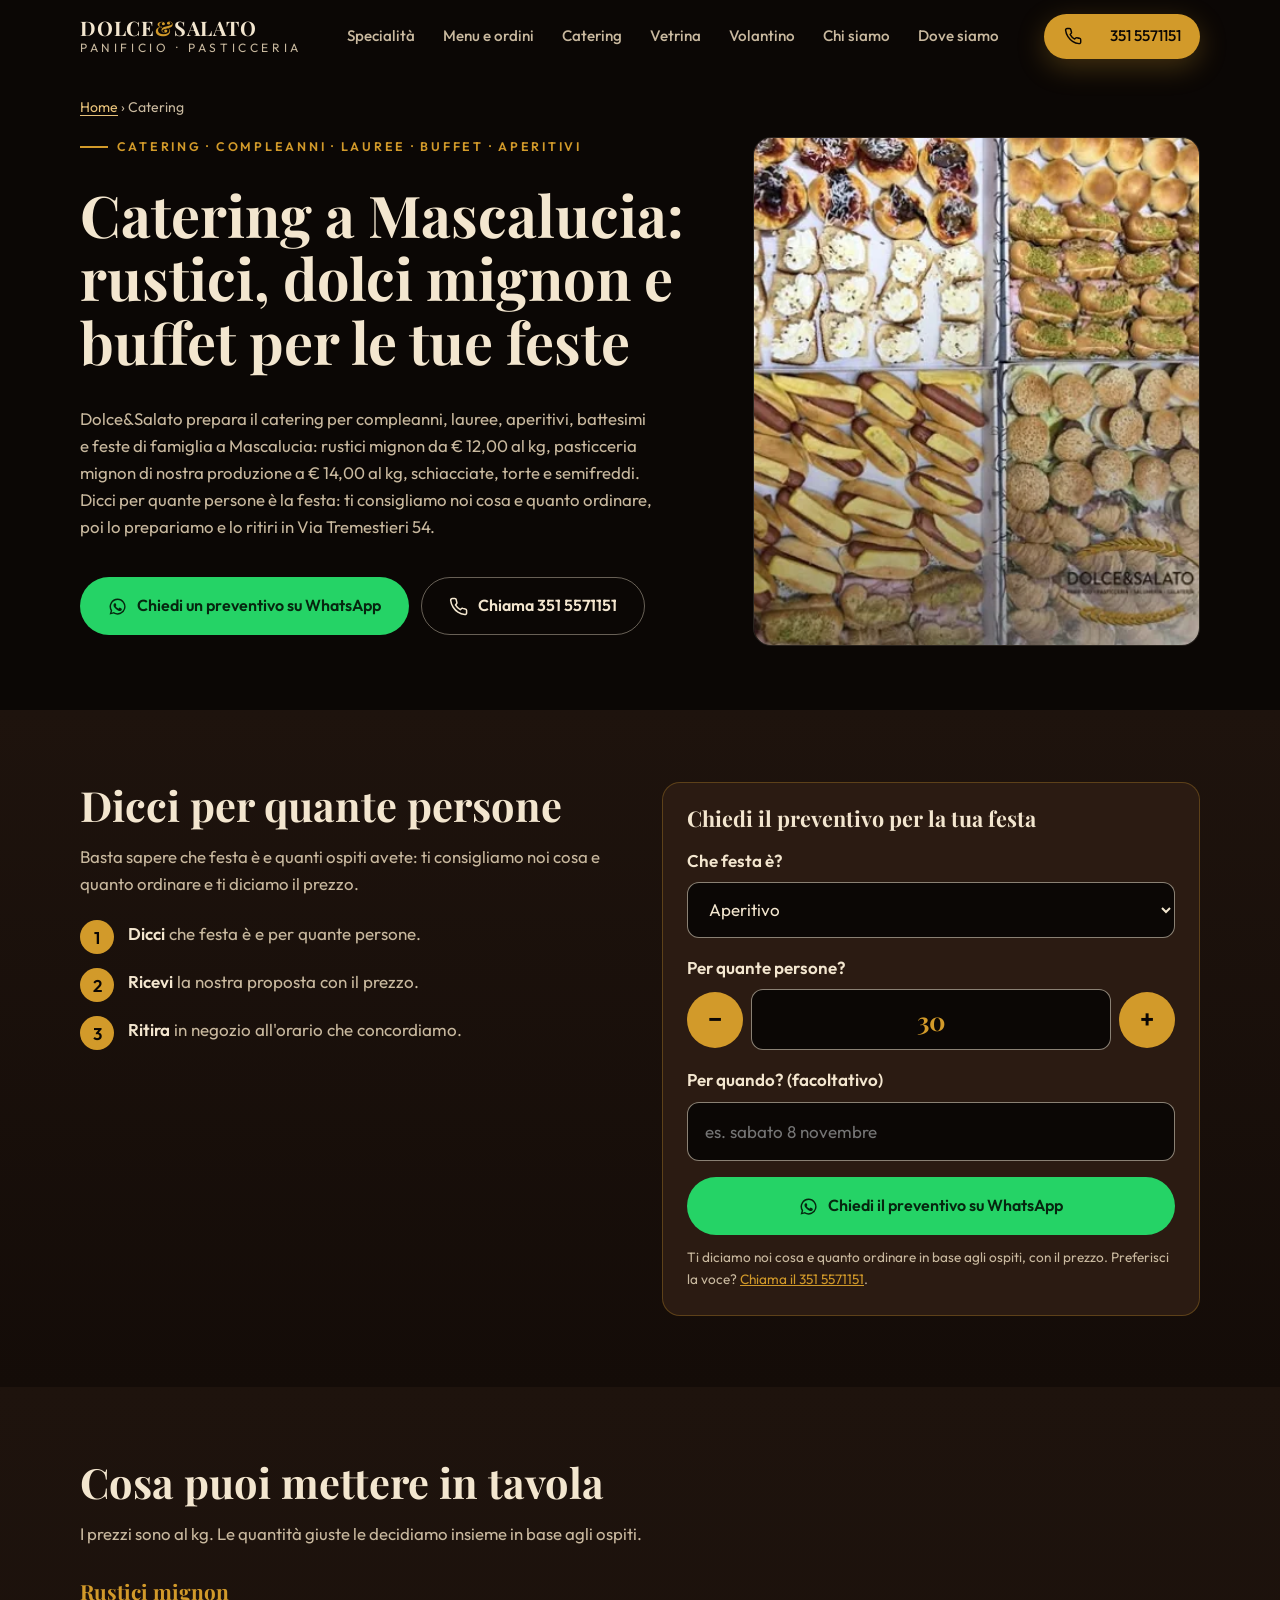
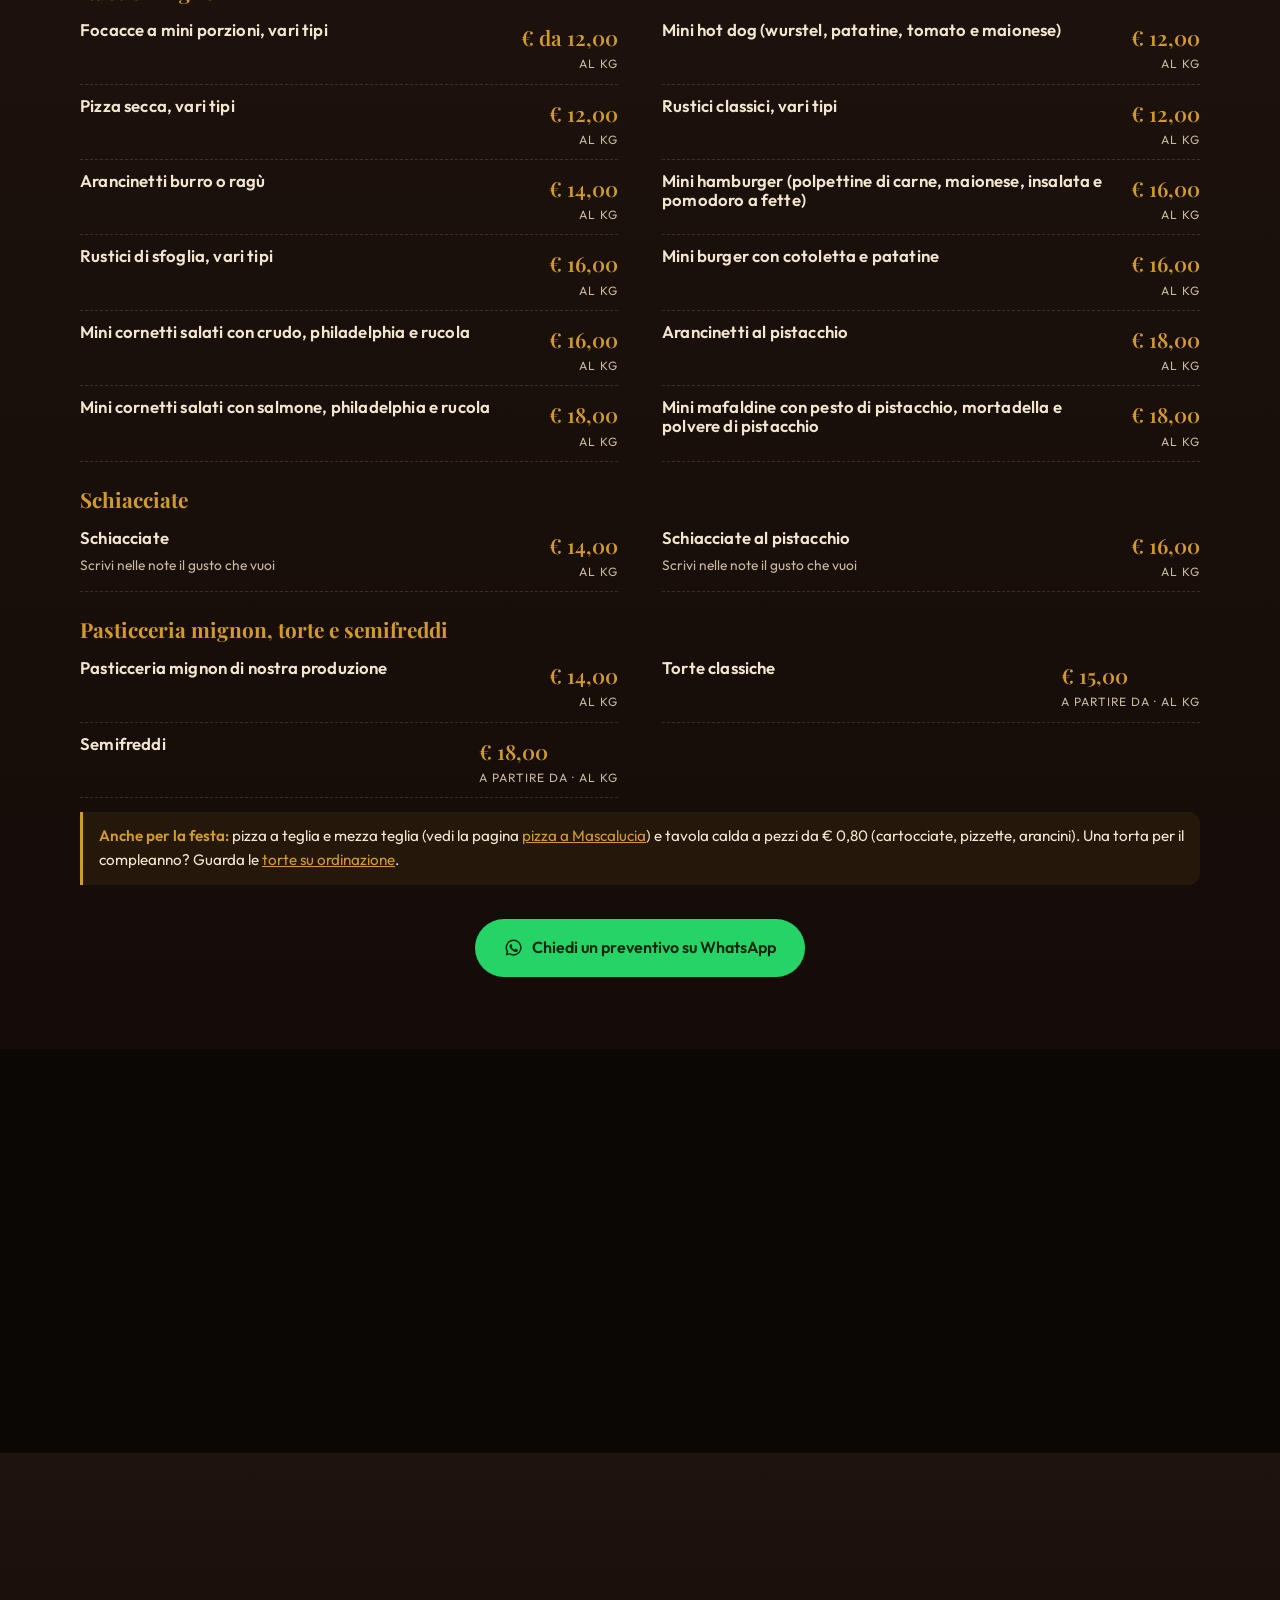
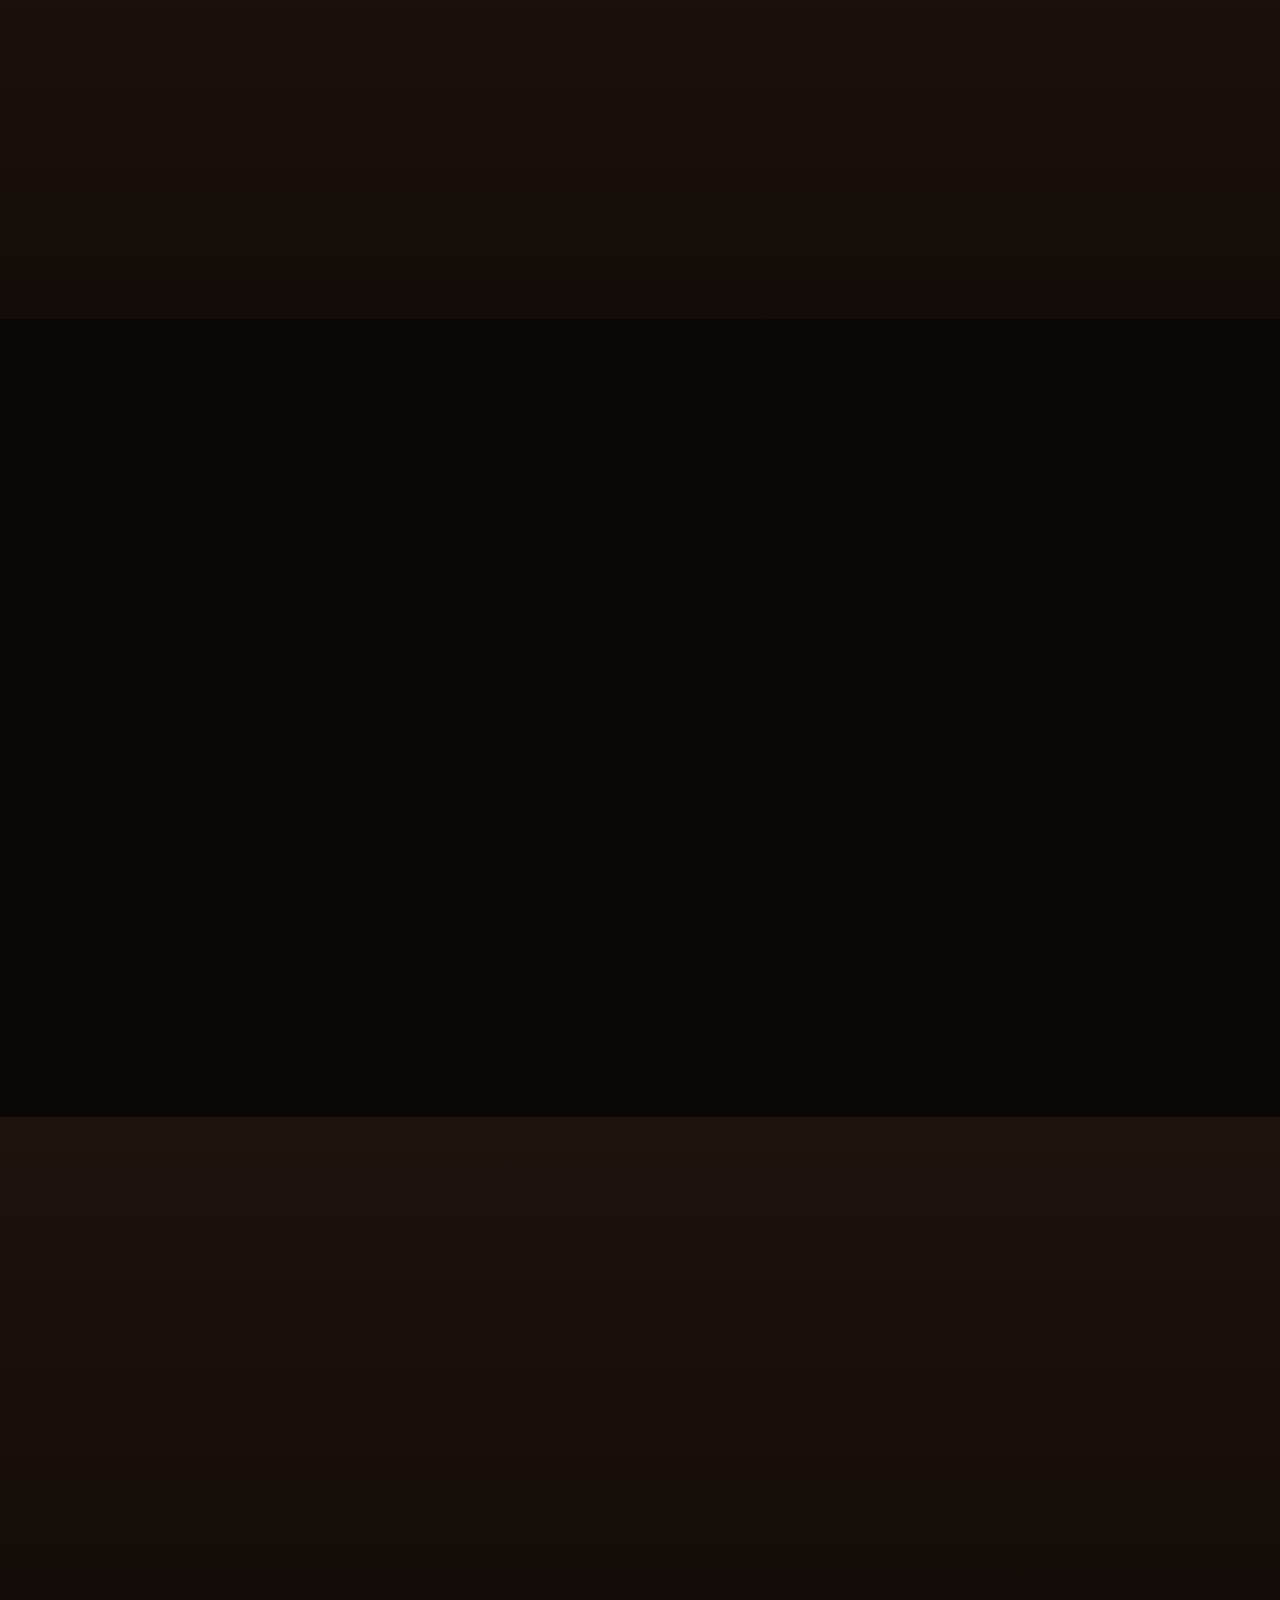
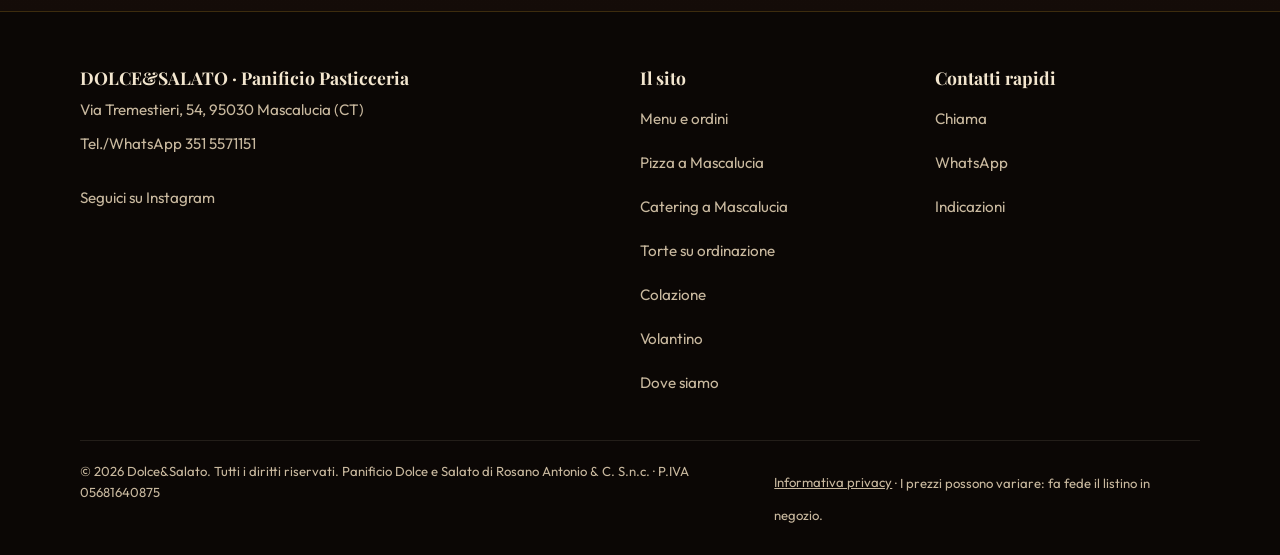
<file: catering-rustici-mascalucia/index.html>
<!DOCTYPE html>
<html lang="it" class="no-js">
<head>
<meta charset="utf-8">
<meta name="viewport" content="width=device-width,initial-scale=1,viewport-fit=cover">
<title>Catering a Mascalucia: rustici, dolci mignon e buffet</title>
<meta name="description" content="Catering a Mascalucia per compleanni, lauree, aperitivi e feste: rustici mignon da € 12/kg, pasticceria mignon € 14/kg, torte e schiacciate. Dicci quanti siete e ti facciamo la proposta.">
<link rel="canonical" href="https://panificiodolcesalato.it/catering-rustici-mascalucia/">
<meta name="robots" content="index,follow,max-image-preview:large">
<meta name="theme-color" content="#0b0705"><meta name="color-scheme" content="dark">
<meta name="geo.region" content="IT-CT"><meta name="geo.placename" content="Mascalucia">
<meta property="og:type" content="website"><meta property="og:locale" content="it_IT">
<meta property="og:site_name" content="Dolce&amp;Salato Panificio Pasticceria">
<meta property="og:title" content="Catering a Mascalucia: rustici, dolci mignon e buffet"><meta property="og:description" content="Catering a Mascalucia per compleanni, lauree, aperitivi e feste: rustici mignon da € 12/kg, pasticceria mignon € 14/kg, torte e schiacciate. Dicci quanti siete e ti facciamo la proposta.">
<meta property="og:url" content="https://panificiodolcesalato.it/catering-rustici-mascalucia/"><meta property="og:image" content="https://panificiodolcesalato.it/assets/img/og-image.jpg">
<meta property="og:image:width" content="1200"><meta property="og:image:height" content="630">
<meta property="og:image:alt" content="Insegna Dolce&amp;Salato Panificio Pasticceria con spighe di grano su fondo in legno scuro">
<meta name="twitter:card" content="summary_large_image"><meta name="twitter:title" content="Catering a Mascalucia: rustici, dolci mignon e buffet"><meta name="twitter:description" content="Catering a Mascalucia per compleanni, lauree, aperitivi e feste: rustici mignon da € 12/kg, pasticceria mignon € 14/kg, torte e schiacciate. Dicci quanti siete e ti facciamo la proposta."><meta name="twitter:image" content="https://panificiodolcesalato.it/assets/img/og-image.jpg">
<link rel="icon" href="../assets/img/icon-192.png" type="image/png"><link rel="apple-touch-icon" href="../assets/img/apple-touch-icon.png">
<link rel="manifest" href="../manifest.webmanifest">
<link rel="preload" as="font" type="font/woff2" crossorigin href="../assets/fonts/playfair-display-latin-700-normal.woff2"><link rel="preload" as="font" type="font/woff2" crossorigin href="../assets/fonts/outfit-latin-400-normal.woff2">
<link rel="stylesheet" href="../assets/css/style.css">
<script src="../assets/js/boot.js"></script>
<script type="application/ld+json">{"@context": "https://schema.org", "@graph": [{"@type": "Bakery", "@id": "https://panificiodolcesalato.it/#bakery", "name": "Dolce&Salato Panificio Pasticceria", "legalName": "Panificio Dolce e Salato di Rosano Antonio & C. S.n.c.", "vatID": "IT05681640875", "url": "https://panificiodolcesalato.it/", "telephone": "+393515571151", "address": {"@type": "PostalAddress", "streetAddress": "Via Tremestieri, 54", "addressLocality": "Mascalucia", "postalCode": "95030", "addressRegion": "CT", "addressCountry": "IT"}}, {"@type": "WebSite", "@id": "https://panificiodolcesalato.it/#website", "url": "https://panificiodolcesalato.it/", "name": "Dolce&Salato Panificio Pasticceria", "inLanguage": "it-IT"}, {"@type": "WebPage", "@id": "https://panificiodolcesalato.it/catering-rustici-mascalucia/#webpage", "url": "https://panificiodolcesalato.it/catering-rustici-mascalucia/", "name": "Catering a Mascalucia: rustici, dolci mignon e buffet", "description": "Catering a Mascalucia per compleanni, lauree, aperitivi e feste: rustici mignon da € 12/kg, pasticceria mignon € 14/kg, torte e schiacciate. Dicci quanti siete e ti facciamo la proposta.", "inLanguage": "it-IT", "dateModified": "2026-10-17", "isPartOf": {"@id": "https://panificiodolcesalato.it/#website"}, "about": {"@id": "https://panificiodolcesalato.it/#bakery"}, "breadcrumb": {"@id": "https://panificiodolcesalato.it/catering-rustici-mascalucia/#breadcrumb"}}, {"@type": "BreadcrumbList", "@id": "https://panificiodolcesalato.it/catering-rustici-mascalucia/#breadcrumb", "itemListElement": [{"@type": "ListItem", "position": 1, "name": "Home", "item": "https://panificiodolcesalato.it/"}, {"@type": "ListItem", "position": 2, "name": "Catering", "item": "https://panificiodolcesalato.it/catering-rustici-mascalucia/"}]}, {"@type": "FAQPage", "@id": "https://panificiodolcesalato.it/catering-rustici-mascalucia/#faq", "isPartOf": {"@id": "https://panificiodolcesalato.it/catering-rustici-mascalucia/#webpage"}, "mainEntity": [{"@type": "Question", "name": "Quanto costa il catering di rustici a Mascalucia?", "acceptedAnswer": {"@type": "Answer", "text": "Si paga a peso. I rustici mignon partono da € 12,00 al kg (focacce, mini hot dog, pizza secca, rustici classici), gli arancinetti burro o ragù costano € 14,00, mini hamburger, rustici di sfoglia, mini burger e mini cornetti con crudo € 16,00, arancinetti al pistacchio, mini cornetti al salmone e mini mafaldine € 18,00. La pasticceria mignon di nostra produzione costa € 14,00 al kg."}}, {"@type": "Question", "name": "Quanto ordinare per la mia festa?", "acceptedAnswer": {"@type": "Answer", "text": "Ci dici per quante persone è la festa e che tipo di occasione è: ti consigliamo noi cosa e quanto ordinare e ti diciamo il prezzo."}}, {"@type": "Question", "name": "Come ordino il catering per una festa?", "acceptedAnswer": {"@type": "Answer", "text": "Chiama o scrivi su WhatsApp al 351 5571151. Dicci la data, quante persone siete e cosa ti piacerebbe. Ti confermiamo disponibilità e prezzo."}}, {"@type": "Question", "name": "Posso scegliere i gusti?", "acceptedAnswer": {"@type": "Answer", "text": "Sì. Dicci cosa ti piace tra rustici, pasticceria mignon, schiacciate, torte e semifreddi e lo mettiamo nell'ordine."}}, {"@type": "Question", "name": "Per quali occasioni si può ordinare?", "acceptedAnswer": {"@type": "Answer", "text": "Compleanni, lauree, aperitivi, buffet e feste di famiglia o di lavoro: se serve del cibo per più persone, scrivici."}}, {"@type": "Question", "name": "Fate catering a Mascalucia e nei paesi vicini?", "acceptedAnswer": {"@type": "Answer", "text": "Siamo a Mascalucia, in Via Tremestieri 54. Ci scrivono per le feste anche da Tremestieri Etneo, San Giovanni la Punta, Gravina di Catania, Nicolosi e Catania. Il ritiro è in negozio; per la consegna chiedici disponibilità."}}, {"@type": "Question", "name": "Con quanto anticipo devo ordinare?", "acceptedAnswer": {"@type": "Answer", "text": "Meglio con qualche giorno di anticipo, soprattutto nel fine settimana. Scrivici la data e ti diciamo subito se è libera."}}, {"@type": "Question", "name": "Come si ritira l'ordine?", "acceptedAnswer": {"@type": "Answer", "text": "Gli ordini si ritirano in negozio, in Via Tremestieri 54 a Mascalucia, all'orario che concordiamo con te."}}]}, {"@type": "Service", "@id": "https://panificiodolcesalato.it/catering-rustici-mascalucia/#service", "name": "Catering di rustici e dolci mignon", "serviceType": "Catering per feste e buffet", "provider": {"@id": "https://panificiodolcesalato.it/#bakery"}, "areaServed": [{"@type": "City", "name": "Mascalucia"}, {"@type": "City", "name": "Tremestieri Etneo"}, {"@type": "City", "name": "San Giovanni la Punta"}, {"@type": "City", "name": "Gravina di Catania"}, {"@type": "City", "name": "Nicolosi"}], "offers": [{"@type": "Offer", "priceCurrency": "EUR", "priceSpecification": {"@type": "UnitPriceSpecification", "priceCurrency": "EUR", "unitCode": "KGM", "minPrice": "12.00"}, "name": "Focacce a mini porzioni, vari tipi"}, {"@type": "Offer", "priceCurrency": "EUR", "priceSpecification": {"@type": "UnitPriceSpecification", "priceCurrency": "EUR", "unitCode": "KGM", "price": "12.00"}, "name": "Mini hot dog (wurstel, patatine, tomato e maionese)"}, {"@type": "Offer", "priceCurrency": "EUR", "priceSpecification": {"@type": "UnitPriceSpecification", "priceCurrency": "EUR", "unitCode": "KGM", "price": "12.00"}, "name": "Pizza secca, vari tipi"}, {"@type": "Offer", "priceCurrency": "EUR", "priceSpecification": {"@type": "UnitPriceSpecification", "priceCurrency": "EUR", "unitCode": "KGM", "price": "12.00"}, "name": "Rustici classici, vari tipi"}, {"@type": "Offer", "priceCurrency": "EUR", "priceSpecification": {"@type": "UnitPriceSpecification", "priceCurrency": "EUR", "unitCode": "KGM", "price": "14.00"}, "name": "Arancinetti burro o ragù"}, {"@type": "Offer", "priceCurrency": "EUR", "priceSpecification": {"@type": "UnitPriceSpecification", "priceCurrency": "EUR", "unitCode": "KGM", "price": "16.00"}, "name": "Mini hamburger (polpettine di carne, maionese, insalata e pomodoro a fette)"}, {"@type": "Offer", "priceCurrency": "EUR", "priceSpecification": {"@type": "UnitPriceSpecification", "priceCurrency": "EUR", "unitCode": "KGM", "price": "16.00"}, "name": "Rustici di sfoglia, vari tipi"}, {"@type": "Offer", "priceCurrency": "EUR", "priceSpecification": {"@type": "UnitPriceSpecification", "priceCurrency": "EUR", "unitCode": "KGM", "price": "16.00"}, "name": "Mini burger con cotoletta e patatine"}, {"@type": "Offer", "priceCurrency": "EUR", "priceSpecification": {"@type": "UnitPriceSpecification", "priceCurrency": "EUR", "unitCode": "KGM", "price": "16.00"}, "name": "Mini cornetti salati con crudo, philadelphia e rucola"}, {"@type": "Offer", "priceCurrency": "EUR", "priceSpecification": {"@type": "UnitPriceSpecification", "priceCurrency": "EUR", "unitCode": "KGM", "price": "18.00"}, "name": "Arancinetti al pistacchio"}, {"@type": "Offer", "priceCurrency": "EUR", "priceSpecification": {"@type": "UnitPriceSpecification", "priceCurrency": "EUR", "unitCode": "KGM", "price": "18.00"}, "name": "Mini cornetti salati con salmone, philadelphia e rucola"}, {"@type": "Offer", "priceCurrency": "EUR", "priceSpecification": {"@type": "UnitPriceSpecification", "priceCurrency": "EUR", "unitCode": "KGM", "price": "18.00"}, "name": "Mini mafaldine con pesto di pistacchio, mortadella e polvere di pistacchio"}, {"@type": "Offer", "priceCurrency": "EUR", "priceSpecification": {"@type": "UnitPriceSpecification", "priceCurrency": "EUR", "unitCode": "KGM", "price": "14.00"}, "name": "Pasticceria mignon di nostra produzione"}, {"@type": "Offer", "priceCurrency": "EUR", "priceSpecification": {"@type": "UnitPriceSpecification", "priceCurrency": "EUR", "unitCode": "KGM", "price": "14.00"}, "name": "Schiacciate"}, {"@type": "Offer", "priceCurrency": "EUR", "priceSpecification": {"@type": "UnitPriceSpecification", "priceCurrency": "EUR", "unitCode": "KGM", "minPrice": "15.00"}, "name": "Torte classiche"}, {"@type": "Offer", "priceCurrency": "EUR", "priceSpecification": {"@type": "UnitPriceSpecification", "priceCurrency": "EUR", "unitCode": "KGM", "minPrice": "18.00"}, "name": "Semifreddi"}]}]}</script>
</head>
<body>
<a class="skip" href="#main">Vai al contenuto</a>
<header class="header">
 <div class="wrap">
  <a class="brand" href="../" aria-label="Dolce e Salato, torna in alto"><b>DOLCE<i>&amp;</i>SALATO</b><small>Panificio · Pasticceria</small></a>
  <nav class="nav" aria-label="Principale">
   <a href="../#specialita">Specialità</a><a href="../#menu">Menu e ordini</a><a href="../catering-rustici-mascalucia/">Catering</a><a href="../#galleria">Vetrina</a><a href="../#volantino">Volantino</a><a href="../#storia">Chi siamo</a><a href="../#dove">Dove siamo</a>
  </nav>
  <a class="btn btn--gold nav" style="min-height:44px;padding:.6em 1.2em" href="tel:+393515571151"><svg class="ico" viewBox="0 0 24 24" aria-hidden="true"><path d="M22 16.9v3a2 2 0 0 1-2.2 2 19.8 19.8 0 0 1-8.6-3.1 19.5 19.5 0 0 1-6-6A19.8 19.8 0 0 1 2.1 4.2 2 2 0 0 1 4.1 2h3a2 2 0 0 1 2 1.7c.1 1 .4 1.9.7 2.8a2 2 0 0 1-.5 2.1L8.1 9.9a16 16 0 0 0 6 6l1.3-1.3a2 2 0 0 1 2.1-.4c.9.3 1.8.6 2.8.7a2 2 0 0 1 1.7 2z"/></svg> 351 5571151</a>
  <button class="burger" id="burger" aria-label="Apri il menu" aria-expanded="false" aria-controls="drawer"><span></span></button>
 </div>
</header>
<div class="drawer" id="drawer" role="dialog" aria-modal="true" aria-label="Menu di navigazione">
 <div class="drawer__top"><span class="brand"><b>DOLCE<i>&amp;</i>SALATO</b><small>Panificio · Pasticceria</small></span><button class="burger" data-close aria-label="Chiudi il menu" style="font-size:1.2rem">✕</button></div>
 <nav aria-label="Menu mobile">
  <a href="../#specialita" data-close>Specialità</a><a href="../#menu" data-close>Menu e ordini</a><a href="../catering-rustici-mascalucia/" data-close>Catering</a><a href="../#galleria" data-close>Vetrina</a><a href="../#volantino" data-close>Volantino</a><a href="../#storia" data-close>Chi siamo</a><a href="../#dove" data-close>Dove siamo</a>
 </nav>
 <div class="drawer__cta">
  <a class="btn btn--wa" href="https://wa.me/393515571151" target="_blank" rel="noopener"><svg class="ico fill" viewBox="0 0 24 24" aria-hidden="true"><path d="M12 2a10 10 0 0 0-8.6 15.1L2 22l5-1.3A10 10 0 1 0 12 2zm0 18.2c-1.5 0-3-.4-4.2-1.200l-.3-.2-3 .8.8-2.9-.2-.3A8.2 8.2 0 1 1 12 20.200zm4.500-6.100c-.2-.1-1.500-.7-1.700-.8-.2-.1-.4-.1-.6.100l-.8 1c-.1.200-.3.200-.5.100-1.400-.7-2.300-1.200-3.200-2.800-.2-.4.200-.4.700-1.300.1-.200 0-.300 0-.500l-.8-1.800c-.2-.5-.4-.4-.6-.4h-.5c-.2 0-.5.100-.7.300-.2.300-.9.900-.9 2.200s.9 2.500 1.100 2.700c.1.200 1.800 2.800 4.400 3.900 1.600.7 2.200.7 3 .6.500-.1 1.500-.6 1.700-1.200.2-.6.200-1.100.2-1.200-.1-.1-.3-.2-.5-.3z"/></svg> Ordina su WhatsApp</a>
  <a class="btn btn--gold" href="tel:+393515571151"><svg class="ico" viewBox="0 0 24 24" aria-hidden="true"><path d="M22 16.9v3a2 2 0 0 1-2.2 2 19.8 19.8 0 0 1-8.6-3.1 19.5 19.5 0 0 1-6-6A19.8 19.8 0 0 1 2.1 4.2 2 2 0 0 1 4.1 2h3a2 2 0 0 1 2 1.7c.1 1 .4 1.9.7 2.8a2 2 0 0 1-.5 2.1L8.1 9.9a16 16 0 0 0 6 6l1.3-1.3a2 2 0 0 1 2.1-.4c.9.3 1.8.6 2.8.7a2 2 0 0 1 1.7 2z"/></svg> Chiama 351 5571151</a>
 </div>
</div>
<main id="main">
<nav class="crumbs wrap" aria-label="Percorso"><a href="../">Home</a> › <span aria-current="page">Catering</span></nav>
<section class="wrap page-hero">
 <span class="eyebrow">Catering · Compleanni · Lauree · Buffet · Aperitivi</span>
 <h1>Catering a Mascalucia: rustici, dolci mignon e buffet per le tue feste</h1>
 <p class="lead">Dolce&amp;Salato prepara il catering per compleanni, lauree, aperitivi, battesimi e feste di famiglia a Mascalucia: rustici mignon da € 12,00 al kg, pasticceria mignon di nostra produzione a € 14,00 al kg, schiacciate, torte e semifreddi. Dicci per quante persone è la festa: ti consigliamo noi cosa e quanto ordinare, poi lo prepariamo e lo ritiri in Via Tremestieri 54.</p>
 <div class="cta-row"><a class="btn btn--wa" href="https://wa.me/393515571151?text=Ciao%20Dolce%26Salato%21%20Vorrei%20informazioni" target="_blank" rel="noopener"><svg class="ico fill" viewBox="0 0 24 24" aria-hidden="true"><path d="M12 2a10 10 0 0 0-8.6 15.1L2 22l5-1.3A10 10 0 1 0 12 2zm0 18.2c-1.5 0-3-.4-4.2-1.200l-.3-.2-3 .8.8-2.9-.2-.3A8.2 8.2 0 1 1 12 20.200zm4.500-6.100c-.2-.1-1.500-.7-1.700-.8-.2-.1-.4-.1-.6.100l-.8 1c-.1.200-.3.200-.5.100-1.400-.7-2.300-1.200-3.200-2.800-.2-.4.200-.4.700-1.300.1-.200 0-.300 0-.500l-.8-1.800c-.2-.5-.4-.4-.6-.4h-.5c-.2 0-.5.100-.7.300-.2.300-.9.900-.9 2.200s.9 2.500 1.100 2.700c.1.200 1.800 2.800 4.400 3.900 1.600.7 2.200.7 3 .6.500-.1 1.500-.6 1.700-1.200.2-.6.200-1.100.2-1.200-.1-.1-.3-.2-.5-.3z"/></svg> Chiedi un preventivo su WhatsApp</a><a class="btn btn--line" href="tel:+393515571151"><svg class="ico" viewBox="0 0 24 24" aria-hidden="true"><path d="M22 16.9v3a2 2 0 0 1-2.2 2 19.8 19.8 0 0 1-8.6-3.1 19.5 19.5 0 0 1-6-6A19.8 19.8 0 0 1 2.1 4.2 2 2 0 0 1 4.1 2h3a2 2 0 0 1 2 1.7c.1 1 .4 1.9.7 2.8a2 2 0 0 1-.5 2.1L8.1 9.9a16 16 0 0 0 6 6l1.3-1.3a2 2 0 0 1 2.1-.4c.9.3 1.8.6 2.8.7a2 2 0 0 1 1.7 2z"/></svg> Chiama 351 5571151</a></div>
 <img class="page-photo" src="../assets/img/foto/pizzette.webp" alt="Pizzette e finger food mignon per catering a Mascalucia" width="386" height="440" fetchpriority="high" decoding="async">
</section>

<section class="section section--brown">
 <div class="wrap events">
  <div>
   <h2>Dicci per quante persone</h2>
   <p class="lead">Basta sapere che festa è e quanti ospiti avete: ti consigliamo noi cosa e quanto ordinare e ti diciamo il prezzo.</p>
   <ol class="steps"><li><span><b>Dicci</b> che festa è e per quante persone.</span></li><li><span><b>Ricevi</b> la nostra proposta con il prezzo.</span></li><li><span><b>Ritira</b> in negozio all'orario che concordiamo.</span></li></ol>
  </div>
  <form class="calc rv" onsubmit="return false" aria-labelledby="calc-t">
   <h3 id="calc-t">Chiedi il preventivo per la tua festa</h3>
   <label for="kind">Che festa è?</label>
   <select id="kind"><option value="bimbi">Compleanno / festa bimbi</option><option value="aperitivo" selected>Aperitivo</option><option value="buffet">Buffet / cena in piedi</option><option value="laurea">Laurea / festa con dolci</option><option value="altro">Altra occasione</option></select>
   <label for="ppl">Per quante persone?</label>
   <div class="ppl"><button type="button" class="ppl-step" data-d="-5" aria-label="5 persone in meno">−</button><input id="ppl" type="number" inputmode="numeric" min="1" max="500" step="1" value="30"><button type="button" class="ppl-step" data-d="5" aria-label="5 persone in più">+</button></div>
   <label for="when">Per quando? (facoltativo)</label>
   <input id="when" type="text" placeholder="es. sabato 8 novembre" autocomplete="off" enterkeyhint="done">
   <a class="btn btn--wa btn--block" id="calc-wa" style="width:100%;margin-top:16px" href="https://wa.me/393515571151" target="_blank" rel="noopener"><svg class="ico fill" viewBox="0 0 24 24" aria-hidden="true"><path d="M12 2a10 10 0 0 0-8.6 15.1L2 22l5-1.3A10 10 0 1 0 12 2zm0 18.2c-1.5 0-3-.4-4.2-1.200l-.3-.2-3 .8.8-2.9-.2-.3A8.2 8.2 0 1 1 12 20.200zm4.500-6.100c-.2-.1-1.500-.7-1.700-.8-.2-.1-.4-.1-.6.100l-.8 1c-.1.200-.3.200-.5.100-1.400-.7-2.300-1.200-3.200-2.800-.2-.4.200-.4.700-1.300.1-.200 0-.300 0-.500l-.8-1.800c-.2-.5-.4-.4-.6-.4h-.5c-.2 0-.5.100-.7.300-.2.300-.9.900-.9 2.200s.9 2.500 1.100 2.700c.1.200 1.800 2.800 4.400 3.900 1.600.7 2.200.7 3 .6.500-.1 1.500-.6 1.700-1.200.2-.6.200-1.100.2-1.200-.1-.1-.3-.2-.5-.3z"/></svg> Chiedi il preventivo su WhatsApp</a>
   <p class="meta">Ti diciamo noi cosa e quanto ordinare in base agli ospiti, con il prezzo. Preferisci la voce? <a href="tel:+393515571151" style="color:var(--gold);text-decoration:underline">Chiama il 351 5571151</a>.</p>
  </form>
 </div>
</section>

<section class="section section--brown">
 <div class="wrap">
  <div class="head"><h2>Cosa puoi mettere in tavola</h2><p class="lead">I prezzi sono al kg. Le quantità giuste le decidiamo insieme in base agli ospiti.</p></div>
  <h3 class="subh">Rustici mignon</h3>
  <ul class="menu-list cols"><li class="item" data-info="rk-focacce-a-mini-porzioni-vari-tipi" data-name="Focacce a mini porzioni, vari tipi" data-price="12.00" data-unit="kg" data-from="1"><h3>Focacce a mini porzioni, vari tipi</h3><span class="price">€ da 12,00<small>al kg</small></span></li>
<li class="item" data-info="rk-mini-hot-dog-wurstel-patatine-tomato-e-maionese" data-name="Mini hot dog (wurstel, patatine, tomato e maionese)" data-price="12.00" data-unit="kg" data-from="0"><h3>Mini hot dog (wurstel, patatine, tomato e maionese)</h3><span class="price">€ 12,00<small>al kg</small></span></li>
<li class="item" data-info="rk-pizza-secca-vari-tipi" data-name="Pizza secca, vari tipi" data-price="12.00" data-unit="kg" data-from="0"><h3>Pizza secca, vari tipi</h3><span class="price">€ 12,00<small>al kg</small></span></li>
<li class="item" data-info="rk-rustici-classici-vari-tipi" data-name="Rustici classici, vari tipi" data-price="12.00" data-unit="kg" data-from="0"><h3>Rustici classici, vari tipi</h3><span class="price">€ 12,00<small>al kg</small></span></li>
<li class="item" data-info="rk-arancinetti-burro-o-rag" data-name="Arancinetti burro o ragù" data-price="14.00" data-unit="kg" data-from="0"><h3>Arancinetti burro o ragù</h3><span class="price">€ 14,00<small>al kg</small></span></li>
<li class="item" data-info="rk-mini-hamburger-polpettine-di-carne-maionese-insalata-e-pomodoro-a-fette" data-name="Mini hamburger (polpettine di carne, maionese, insalata e pomodoro a fette)" data-price="16.00" data-unit="kg" data-from="0"><h3>Mini hamburger (polpettine di carne, maionese, insalata e pomodoro a fette)</h3><span class="price">€ 16,00<small>al kg</small></span></li>
<li class="item" data-info="rk-rustici-di-sfoglia-vari-tipi" data-name="Rustici di sfoglia, vari tipi" data-price="16.00" data-unit="kg" data-from="0"><h3>Rustici di sfoglia, vari tipi</h3><span class="price">€ 16,00<small>al kg</small></span></li>
<li class="item" data-info="rk-mini-burger-con-cotoletta-e-patatine" data-name="Mini burger con cotoletta e patatine" data-price="16.00" data-unit="kg" data-from="0"><h3>Mini burger con cotoletta e patatine</h3><span class="price">€ 16,00<small>al kg</small></span></li>
<li class="item" data-info="rk-mini-cornetti-salati-con-crudo-philadelphia-e-rucola" data-name="Mini cornetti salati con crudo, philadelphia e rucola" data-price="16.00" data-unit="kg" data-from="0"><h3>Mini cornetti salati con crudo, philadelphia e rucola</h3><span class="price">€ 16,00<small>al kg</small></span></li>
<li class="item" data-info="rk-arancinetti-al-pistacchio" data-name="Arancinetti al pistacchio" data-price="18.00" data-unit="kg" data-from="0"><h3>Arancinetti al pistacchio</h3><span class="price">€ 18,00<small>al kg</small></span></li>
<li class="item" data-info="rk-mini-cornetti-salati-con-salmone-philadelphia-e-rucola" data-name="Mini cornetti salati con salmone, philadelphia e rucola" data-price="18.00" data-unit="kg" data-from="0"><h3>Mini cornetti salati con salmone, philadelphia e rucola</h3><span class="price">€ 18,00<small>al kg</small></span></li>
<li class="item" data-info="rk-mini-mafaldine-con-pesto-di-pistacchio-mortadella-e-polvere-di-pistacchio" data-name="Mini mafaldine con pesto di pistacchio, mortadella e polvere di pistacchio" data-price="18.00" data-unit="kg" data-from="0"><h3>Mini mafaldine con pesto di pistacchio, mortadella e polvere di pistacchio</h3><span class="price">€ 18,00<small>al kg</small></span></li></ul>
  <h3 class="subh">Schiacciate</h3>
  <ul class="menu-list cols"><li class="item" data-info="schiacciate" data-name="Schiacciate" data-price="14.00" data-unit="kg"><h3>Schiacciate</h3><p>Scrivi nelle note il gusto che vuoi</p><span class="price">€ 14,00<small>al kg</small></span></li><li class="item" data-info="schiacciate-pistacchio" data-name="Schiacciate al pistacchio" data-price="16.00" data-unit="kg"><h3>Schiacciate al pistacchio</h3><p>Scrivi nelle note il gusto che vuoi</p><span class="price">€ 16,00<small>al kg</small></span></li></ul>
  <h3 class="subh">Pasticceria mignon, torte e semifreddi</h3>
  <ul class="menu-list cols"><li class="item" data-info="ps-pasticceria-mignon-di-nostra-produzione" data-name="Pasticceria mignon di nostra produzione" data-price="14.00" data-unit="kg" data-from="0"><h3>Pasticceria mignon di nostra produzione</h3><span class="price">€ 14,00<small>al kg</small></span></li><li class="item" data-info="ps-torte-classiche" data-name="Torte classiche" data-price="15.00" data-unit="kg" data-from="1"><h3>Torte classiche</h3><span class="price">€ 15,00<small>a partire da · al kg</small></span></li><li class="item" data-info="ps-semifreddi" data-name="Semifreddi" data-price="18.00" data-unit="kg" data-from="1"><h3>Semifreddi</h3><span class="price">€ 18,00<small>a partire da · al kg</small></span></li></ul>
  <p class="note"><b>Anche per la festa:</b> pizza a teglia e mezza teglia (vedi la pagina <a href="../pizza-mascalucia/" style="color:var(--gold);text-decoration:underline">pizza a Mascalucia</a>) e tavola calda a pezzi da € 0,80 (cartocciate, pizzette, arancini). Una torta per il compleanno? Guarda le <a href="../torte-su-ordinazione-mascalucia/" style="color:var(--gold);text-decoration:underline">torte su ordinazione</a>.</p>
  <div class="cta-row"><a class="btn btn--wa" href="https://wa.me/393515571151?text=Ciao%20Dolce%26Salato%21%20Vorrei%20informazioni" target="_blank" rel="noopener"><svg class="ico fill" viewBox="0 0 24 24" aria-hidden="true"><path d="M12 2a10 10 0 0 0-8.6 15.1L2 22l5-1.3A10 10 0 1 0 12 2zm0 18.2c-1.5 0-3-.4-4.2-1.200l-.3-.2-3 .8.8-2.9-.2-.3A8.2 8.2 0 1 1 12 20.200zm4.500-6.100c-.2-.1-1.500-.7-1.700-.8-.2-.1-.4-.1-.6.100l-.8 1c-.1.200-.3.200-.5.100-1.400-.7-2.300-1.200-3.200-2.800-.2-.4.200-.4.700-1.300.1-.200 0-.300 0-.500l-.8-1.800c-.2-.5-.4-.4-.6-.4h-.5c-.2 0-.5.100-.7.300-.2.300-.9.900-.9 2.200s.9 2.500 1.100 2.700c.1.200 1.800 2.800 4.400 3.900 1.600.7 2.200.7 3 .6.500-.1 1.500-.6 1.700-1.200.2-.6.200-1.100.2-1.200-.1-.1-.3-.2-.5-.3z"/></svg> Chiedi un preventivo su WhatsApp</a></div>
 </div>
</section>

<section class="section">
 <div class="wrap">
  <div class="head"><h2>Catering per ogni occasione</h2><p class="lead">Ogni festa ha il suo tavolo. Scegli la tua e vedi cosa si ordina di solito.</p></div>
  <div class="related">
   <a href="../catering-compleanno-mascalucia/">Catering per compleanni a Mascalucia</a>
   <a href="../catering-laurea-mascalucia/">Catering per lauree a Mascalucia</a>
   <a href="../buffet-aperitivo-mascalucia/">Rustici per aperitivo e buffet a Mascalucia</a>
   <a href="../catering-battesimo-comunione-mascalucia/">Catering per battesimi, comunioni e feste di famiglia</a>
  </div>
 </div>
</section>

<section class="section section--brown">
 <div class="wrap" style="max-width:820px">
  <div class="head"><h2>Come funziona il catering Dolce&amp;Salato</h2></div>
  <p>Prepariamo tutto nel nostro laboratorio di Via Tremestieri 54, a Mascalucia: il pane, i rustici, la pasticceria mignon e le torte sono di nostra produzione. I prezzi sono al chilo, quindi paghi quello che ordini. Non c'è un minimo da leggere in un listino: ci dici data e numero di persone, noi ti proponiamo cosa e quanto ordinare e ti diamo il prezzo prima di confermare.</p>
  <p>L'ordine si ritira in negozio all'orario che concordiamo. Se ti serve la consegna, chiedici se è possibile per la tua zona e per la tua data. Clienti di Tremestieri Etneo, San Giovanni la Punta, Gravina di Catania, Nicolosi e Catania ci scelgono per le feste: scrivici anche da lì.</p>
  <p>Meglio ordinare con qualche giorno di anticipo, soprattutto nei weekend e nei periodi di lauree e cerimonie. Scrivici la data e ti diciamo subito se è libera.</p>
 </div>
</section>

<section class="section">
 <div class="wrap" style="max-width:820px">
  <div class="head"><h2>Domande sul catering</h2></div>
  <div class="faq"><details><summary>Quanto costa il catering di rustici a Mascalucia?</summary><p>Si paga a peso. I rustici mignon partono da € 12,00 al kg (focacce, mini hot dog, pizza secca, rustici classici), gli arancinetti burro o ragù costano € 14,00, mini hamburger, rustici di sfoglia, mini burger e mini cornetti con crudo € 16,00, arancinetti al pistacchio, mini cornetti al salmone e mini mafaldine € 18,00. La pasticceria mignon di nostra produzione costa € 14,00 al kg.</p></details><details><summary>Quanto ordinare per la mia festa?</summary><p>Ci dici per quante persone è la festa e che tipo di occasione è: ti consigliamo noi cosa e quanto ordinare e ti diciamo il prezzo.</p></details><details><summary>Come ordino il catering per una festa?</summary><p>Chiama o scrivi su WhatsApp al 351 5571151. Dicci la data, quante persone siete e cosa ti piacerebbe. Ti confermiamo disponibilità e prezzo.</p></details><details><summary>Posso scegliere i gusti?</summary><p>Sì. Dicci cosa ti piace tra rustici, pasticceria mignon, schiacciate, torte e semifreddi e lo mettiamo nell&#x27;ordine.</p></details><details><summary>Per quali occasioni si può ordinare?</summary><p>Compleanni, lauree, aperitivi, buffet e feste di famiglia o di lavoro: se serve del cibo per più persone, scrivici.</p></details><details><summary>Fate catering a Mascalucia e nei paesi vicini?</summary><p>Siamo a Mascalucia, in Via Tremestieri 54. Ci scrivono per le feste anche da Tremestieri Etneo, San Giovanni la Punta, Gravina di Catania, Nicolosi e Catania. Il ritiro è in negozio; per la consegna chiedici disponibilità.</p></details><details><summary>Con quanto anticipo devo ordinare?</summary><p>Meglio con qualche giorno di anticipo, soprattutto nel fine settimana. Scrivici la data e ti diciamo subito se è libera.</p></details><details><summary>Come si ritira l&#x27;ordine?</summary><p>Gli ordini si ritirano in negozio, in Via Tremestieri 54 a Mascalucia, all&#x27;orario che concordiamo con te.</p></details></div>
 </div>
</section>

<section class="section section--brown">
 <div class="wrap">
  <h2>Ti serve altro?</h2>
  <p class="lead">Siamo in Via Tremestieri, 54, 95030 Mascalucia (CT). Aperti lun–sab 6:30–21:30 e domenica 6:30–13:30.</p>
  <div class="related">
 <a href="../pizza-mascalucia/">Pizza a Mascalucia: rotonda, teglia e pala</a>
 <a href="../catering-rustici-mascalucia/">Catering di rustici e dolci mignon a Mascalucia</a>
 <a href="../torte-su-ordinazione-mascalucia/">Torte su ordinazione a Mascalucia</a>
 <a href="../colazione-mascalucia/">Colazione a Mascalucia dalle 6:30</a>
 <a href="../#menu">Tutto il menu e i prezzi</a>
 <a href="../#dove">Dove siamo e orari</a>
</div>
 </div>
</section>
</main>
<footer class="footer">
 <div class="wrap">
  <div class="footer__grid">
   <div><h3>DOLCE&amp;SALATO · Panificio Pasticceria</h3><address style="font-style:normal">Via Tremestieri, 54, 95030 Mascalucia (CT)<br>Tel./WhatsApp <a href="tel:+393515571151">351 5571151</a></address><p style="margin-top:10px"><a href="https://www.instagram.com/panificiodolcesalato_/" target="_blank" rel="noopener">Seguici su Instagram</a></p></div>
   <div><h3>Il sito</h3><ul><li><a href="../#menu">Menu e ordini</a></li><li><a href="../pizza-mascalucia/">Pizza a Mascalucia</a></li><li><a href="../catering-rustici-mascalucia/">Catering a Mascalucia</a></li><li><a href="../torte-su-ordinazione-mascalucia/">Torte su ordinazione</a></li><li><a href="../colazione-mascalucia/">Colazione</a></li><li><a href="../#volantino">Volantino</a></li><li><a href="../#dove">Dove siamo</a></li></ul></div>
   <div><h3>Contatti rapidi</h3><ul><li><a href="tel:+393515571151">Chiama</a></li><li><a href="https://wa.me/393515571151" target="_blank" rel="noopener">WhatsApp</a></li><li><a href="https://www.google.com/maps/dir/?api=1&amp;destination=Via+Tremestieri+54+Mascalucia+CT" target="_blank" rel="noopener">Indicazioni</a></li></ul></div>
  </div>
  <div class="legal"><span>© <span id="year">2026</span> Dolce&amp;Salato. Tutti i diritti riservati. Panificio Dolce e Salato di Rosano Antonio &amp; C. S.n.c. · P.IVA 05681640875</span><span><a href="../privacy/" style="text-decoration:underline">Informativa privacy</a> · I prezzi possono variare: fa fede il listino in negozio.</span></div>
 </div>
</footer>
<div class="sr" role="status" id="cart-live"></div>
<div class="cartbar" id="cartbar" hidden>
 <button type="button" class="cartbar__btn" id="cart-open" aria-haspopup="dialog">
  <span class="cartbar__count" id="cart-count">0</span>
  <span class="cartbar__txt"><b>Il tuo ordine</b><small id="cart-total">€ 0,00</small></span>
  <span class="cartbar__go">Rivedi e invia →</span>
 </button>
</div>
<dialog id="order-dialog" aria-labelledby="od-title">
 <form id="order-form" method="dialog">
  <div class="od__head"><h2 id="od-title">Il tuo ordine</h2><button type="button" class="od__x" id="od-close" aria-label="Chiudi">✕</button></div>
  <ul class="od__lines" id="od-lines"></ul>
  <p class="od__total">Totale stimato <b id="od-total">€ 0,00</b></p>
  <p class="od__hint">I prezzi al kg e quelli «da» sono una stima. Il conto preciso lo fai al banco, quando ritiri.</p>
  <div class="od__sugg" id="od-sugg" hidden></div>
  <label>Il tuo nome<input name="nome" required autocomplete="given-name" enterkeyhint="next"></label>
  <label>Quando passi a ritirare?<input name="quando" placeholder="es. oggi alle 13:00" enterkeyhint="next"></label>
  <div class="chipsq" role="group" aria-label="Orari rapidi"><button type="button" class="chipq">Oggi a pranzo</button><button type="button" class="chipq">Oggi a cena</button><button type="button" class="chipq">Domani mattina</button></div>
  <label id="impasto-wrap" hidden>Impasto speciale per le pizze (prenota 24 ore prima)<select name="impasto"><option value="">Impasto normale</option><option>Integrale</option><option>Kamut</option><option>9 cereali</option><option>Grano saraceno</option><option>Timilia</option><option>Segale</option><option>Azzimo</option><option>Altra farina: la scrivo nelle note</option></select></label>
  <label>Note, allergie, pizza in pala o pane condito da comporre<input name="note" enterkeyhint="send"></label>
  <button class="btn btn--wa btn--block" type="submit"><svg class="ico fill" viewBox="0 0 24 24" aria-hidden="true"><path d="M12 2a10 10 0 0 0-8.6 15.1L2 22l5-1.3A10 10 0 1 0 12 2zm0 18.2c-1.5 0-3-.4-4.2-1.200l-.3-.2-3 .8.8-2.9-.2-.3A8.2 8.2 0 1 1 12 20.200zm4.500-6.100c-.2-.1-1.500-.7-1.700-.8-.2-.1-.4-.1-.6.100l-.8 1c-.1.200-.3.200-.5.100-1.400-.7-2.300-1.200-3.200-2.800-.2-.4.200-.4.700-1.300.1-.200 0-.300 0-.500l-.8-1.800c-.2-.5-.4-.4-.6-.4h-.5c-.2 0-.5.100-.7.300-.2.300-.9.900-.9 2.200s.9 2.500 1.100 2.700c.1.200 1.800 2.800 4.400 3.900 1.600.7 2.200.7 3 .6.500-.1 1.500-.6 1.700-1.200.2-.6.200-1.100.2-1.200-.1-.1-.3-.2-.5-.3z"/></svg> Invia l'ordine su WhatsApp</button>
  <button class="btn btn--line btn--block" type="button" id="od-clear">Svuota l'ordine</button>
  <p class="od__hint" id="od-status" role="status" style="text-align:center"></p>
  <p class="od__hint" style="text-align:center">Preferisci la voce? <a href="tel:+393515571151" style="color:var(--gold);text-decoration:underline">Chiama il 351 5571151</a>. Si apre WhatsApp con il messaggio già scritto. Rileggilo e premi invia. Non salviamo i tuoi dati.</p>
 </form>
</dialog>
<nav class="bar" aria-label="Azioni rapide">
 <a class="main" href="../#menu"><svg class="ico" viewBox="0 0 24 24" aria-hidden="true"><path d="M20 21v-8a2 2 0 0 0-2-2H6a2 2 0 0 0-2 2v8"/><path d="M4 16s.5-1 2-1 2.5 2 4 2 2.5-2 4-2 2.5 2 4 2 2-1 2-1"/><path d="M2 21h20M7 8v3M12 8v3M17 8v3M7 4h.01M12 4h.01M17 4h.01"/></svg>Ordina</a>
 <a href="tel:+393515571151"><svg class="ico" viewBox="0 0 24 24" aria-hidden="true"><path d="M22 16.9v3a2 2 0 0 1-2.2 2 19.8 19.8 0 0 1-8.6-3.1 19.5 19.5 0 0 1-6-6A19.8 19.8 0 0 1 2.1 4.2 2 2 0 0 1 4.1 2h3a2 2 0 0 1 2 1.7c.1 1 .4 1.9.7 2.8a2 2 0 0 1-.5 2.1L8.1 9.9a16 16 0 0 0 6 6l1.3-1.3a2 2 0 0 1 2.1-.4c.9.3 1.8.6 2.8.7a2 2 0 0 1 1.7 2z"/></svg>Chiama</a>
 <a class="wa" href="https://wa.me/393515571151" target="_blank" rel="noopener"><svg class="ico fill" viewBox="0 0 24 24" aria-hidden="true"><path d="M12 2a10 10 0 0 0-8.6 15.1L2 22l5-1.3A10 10 0 1 0 12 2zm0 18.2c-1.5 0-3-.4-4.2-1.200l-.3-.2-3 .8.8-2.9-.2-.3A8.2 8.2 0 1 1 12 20.200zm4.500-6.100c-.2-.1-1.500-.7-1.700-.8-.2-.1-.4-.1-.6.100l-.8 1c-.1.200-.3.200-.5.100-1.400-.7-2.300-1.200-3.200-2.800-.2-.4.200-.4.700-1.300.1-.200 0-.300 0-.500l-.8-1.800c-.2-.5-.4-.4-.6-.4h-.5c-.2 0-.5.100-.7.300-.2.300-.9.900-.9 2.200s.9 2.500 1.100 2.700c.1.200 1.800 2.800 4.400 3.900 1.600.7 2.200.7 3 .6.500-.1 1.500-.6 1.700-1.200.2-.6.200-1.100.2-1.200-.1-.1-.3-.2-.5-.3z"/></svg>WhatsApp</a>
 <a href="https://www.google.com/maps/dir/?api=1&amp;destination=Via+Tremestieri+54+Mascalucia+CT" target="_blank" rel="noopener" aria-label="Indicazioni stradali"><svg class="ico" viewBox="0 0 24 24" aria-hidden="true"><path d="M20 10c0 6-8 12-8 12S4 16 4 10a8 8 0 1 1 16 0z"/><circle cx="12" cy="10" r="3"/></svg>Dove</a>
</nav>
<script src="../assets/js/main.js" defer></script>
</body>
</html>
</file>
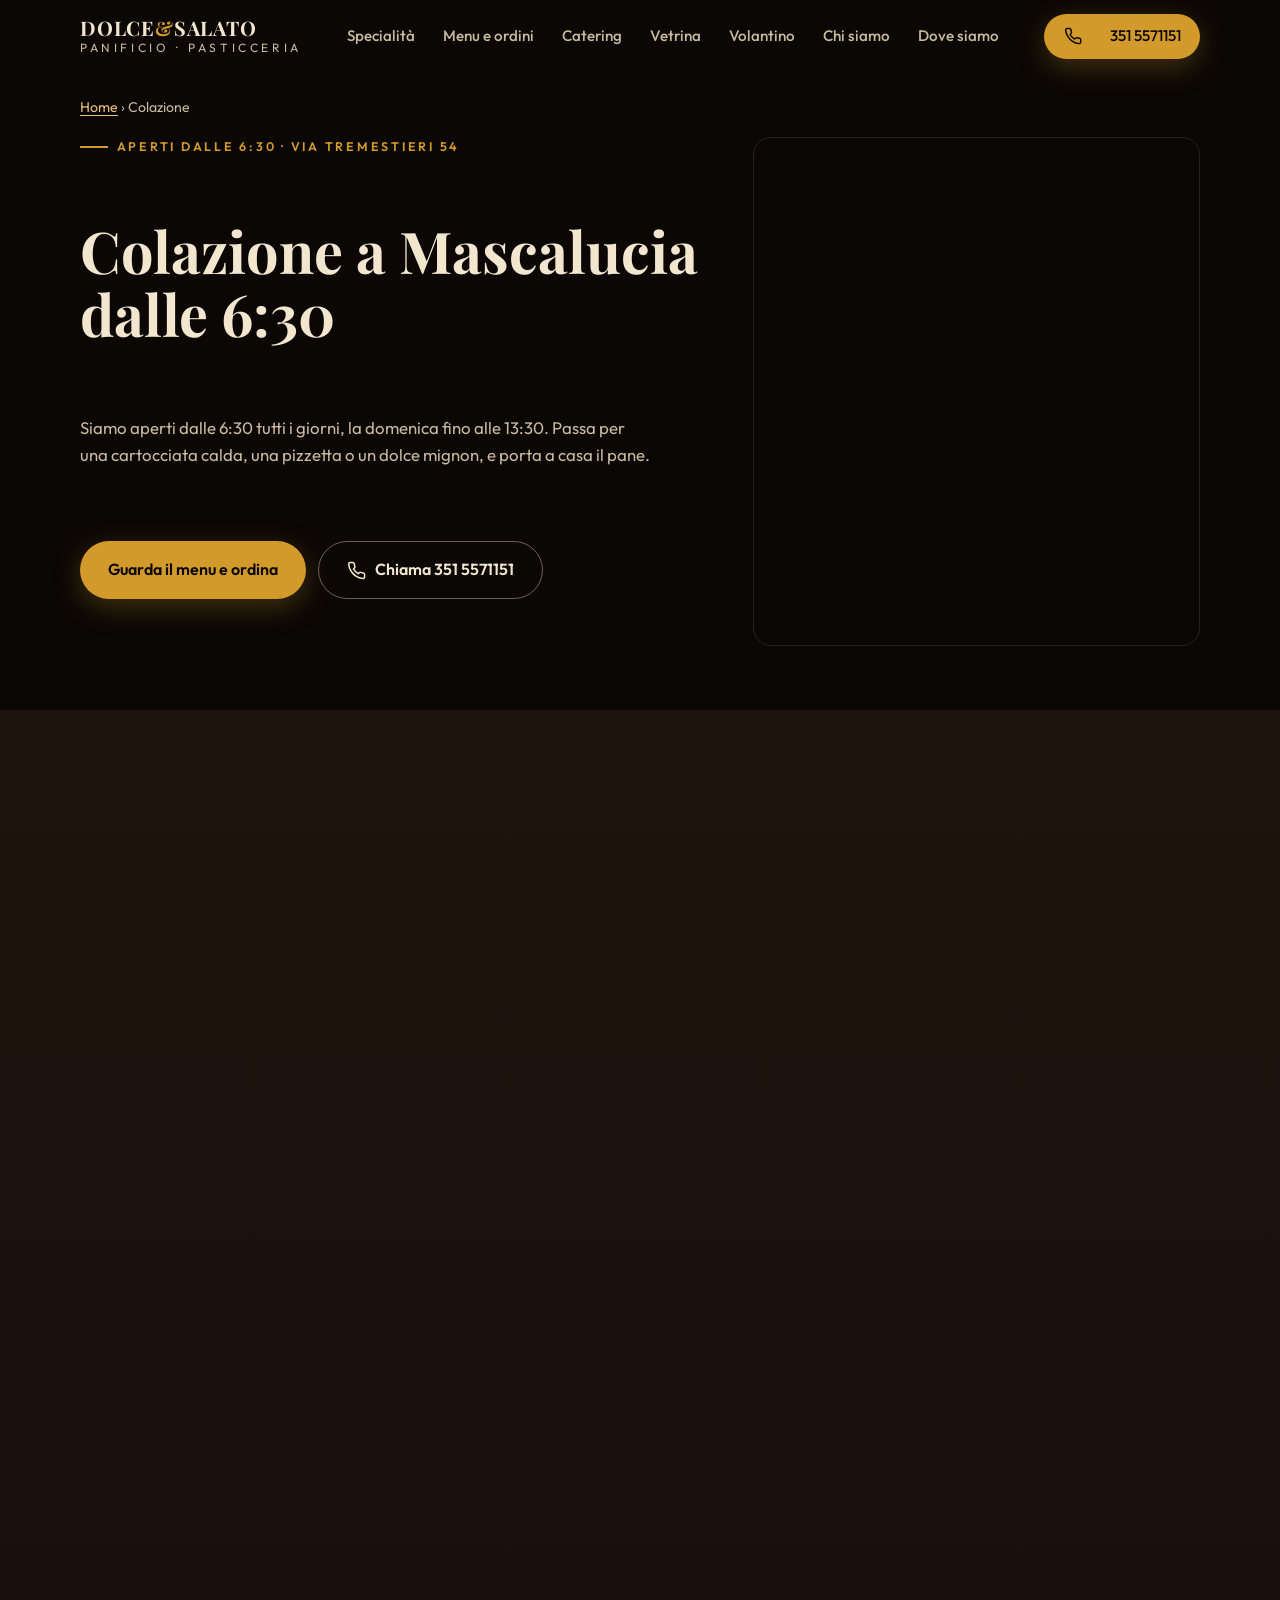
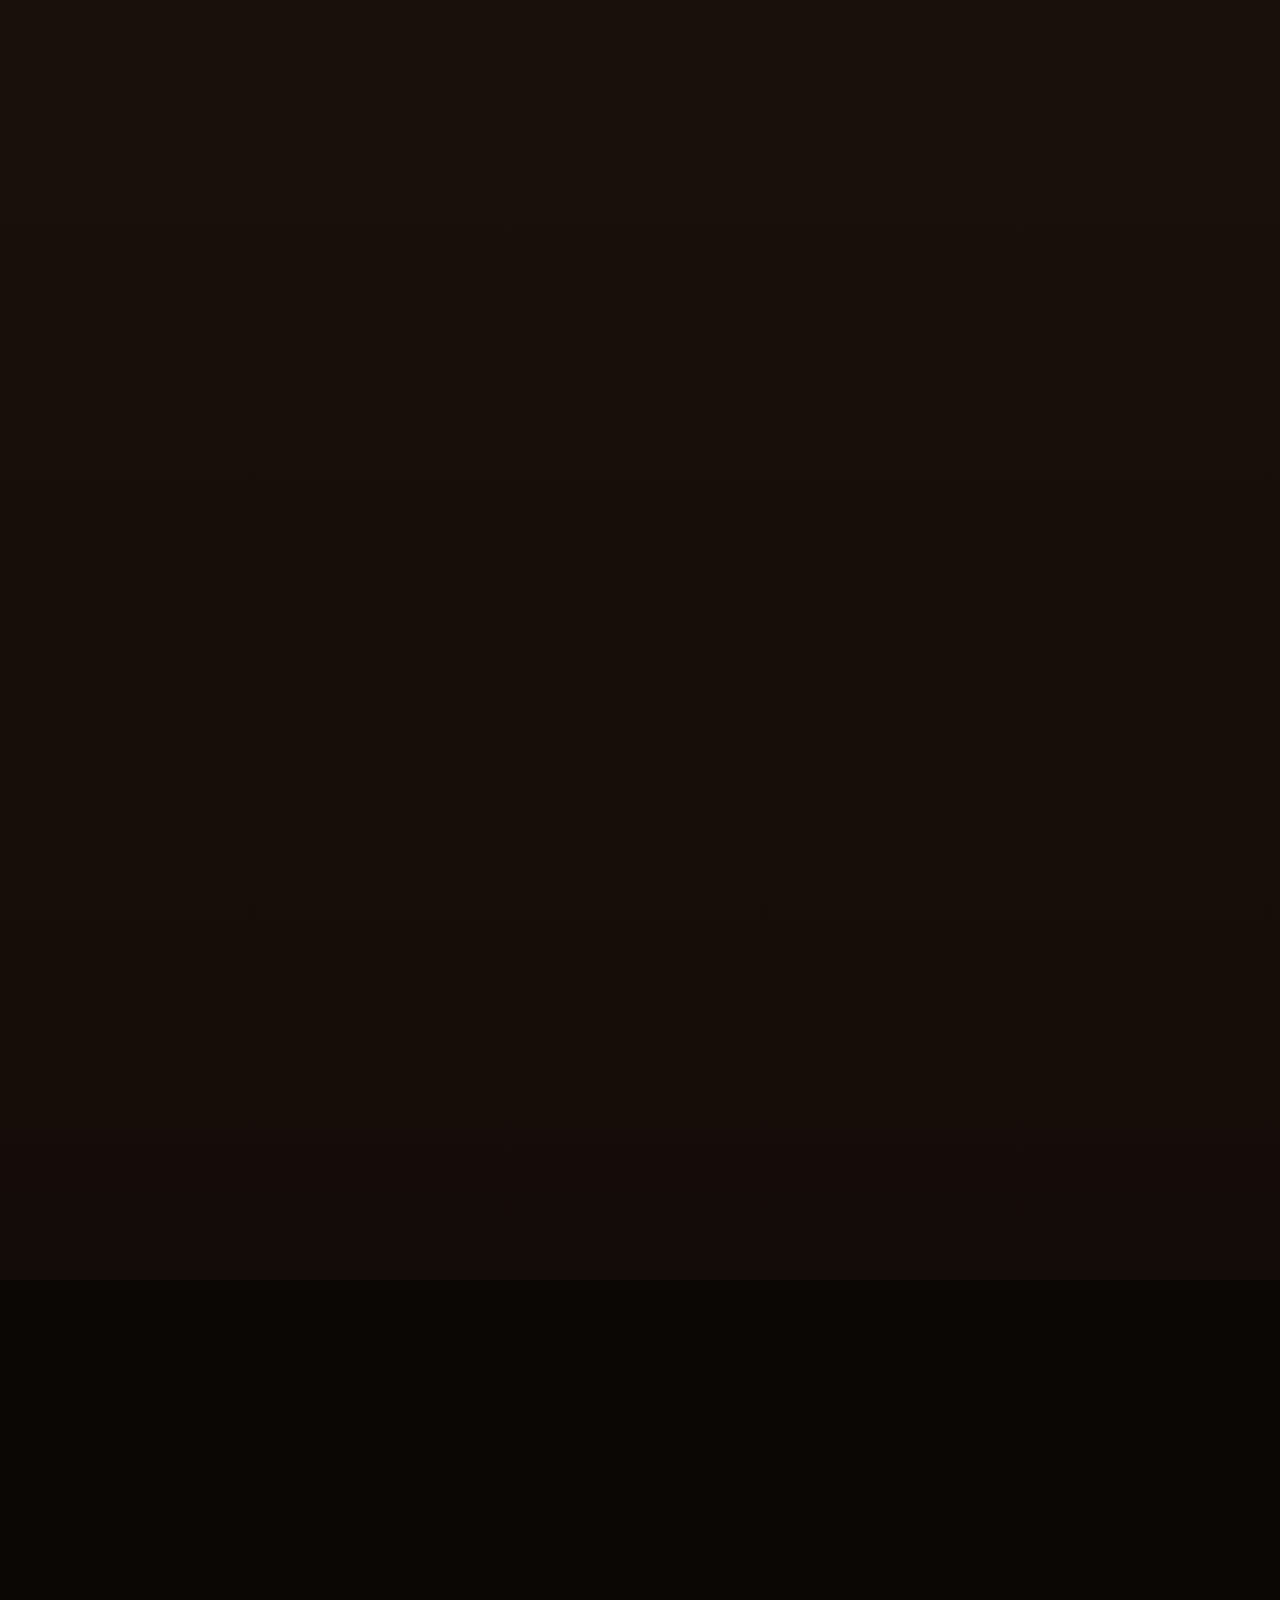
<file: colazione-mascalucia/index.html>
<!DOCTYPE html>
<html lang="it" class="no-js">
<head>
<meta charset="utf-8">
<meta name="viewport" content="width=device-width,initial-scale=1,viewport-fit=cover">
<title>Colazione a Mascalucia dalle 6:30 | Dolce&amp;Salato</title>
<meta name="description" content="Colazione a Mascalucia dalle 6:30: tavola calda da € 0,80, pane da € 4/kg, pasticceria mignon. Dolce&amp;Salato, Via Tremestieri 54. Chiama e ritira.">
<link rel="canonical" href="https://panificiodolcesalato.it/colazione-mascalucia/">
<meta name="robots" content="index,follow,max-image-preview:large">
<meta name="theme-color" content="#0b0705"><meta name="color-scheme" content="dark">
<meta name="geo.region" content="IT-CT"><meta name="geo.placename" content="Mascalucia">
<meta property="og:type" content="website"><meta property="og:locale" content="it_IT">
<meta property="og:site_name" content="Dolce&amp;Salato Panificio Pasticceria">
<meta property="og:title" content="Colazione a Mascalucia dalle 6:30 | Dolce&amp;Salato"><meta property="og:description" content="Colazione a Mascalucia dalle 6:30: tavola calda da € 0,80, pane da € 4/kg, pasticceria mignon. Dolce&amp;Salato, Via Tremestieri 54. Chiama e ritira.">
<meta property="og:url" content="https://panificiodolcesalato.it/colazione-mascalucia/"><meta property="og:image" content="https://panificiodolcesalato.it/assets/img/og-image.jpg">
<meta property="og:image:width" content="1200"><meta property="og:image:height" content="630">
<meta property="og:image:alt" content="Insegna Dolce&amp;Salato Panificio Pasticceria con spighe di grano su fondo in legno scuro">
<meta name="twitter:card" content="summary_large_image"><meta name="twitter:title" content="Colazione a Mascalucia dalle 6:30 | Dolce&amp;Salato"><meta name="twitter:description" content="Colazione a Mascalucia dalle 6:30: tavola calda da € 0,80, pane da € 4/kg, pasticceria mignon. Dolce&amp;Salato, Via Tremestieri 54. Chiama e ritira."><meta name="twitter:image" content="https://panificiodolcesalato.it/assets/img/og-image.jpg">
<link rel="icon" href="../assets/img/icon-192.png" type="image/png"><link rel="apple-touch-icon" href="../assets/img/apple-touch-icon.png">
<link rel="manifest" href="../manifest.webmanifest">
<link rel="preload" as="font" type="font/woff2" crossorigin href="../assets/fonts/playfair-display-latin-700-normal.woff2"><link rel="preload" as="font" type="font/woff2" crossorigin href="../assets/fonts/outfit-latin-400-normal.woff2">
<link rel="stylesheet" href="../assets/css/style.css">
<script src="../assets/js/boot.js"></script>
<script type="application/ld+json">{"@context": "https://schema.org", "@graph": [{"@type": "Bakery", "@id": "https://panificiodolcesalato.it/#bakery", "name": "Dolce&Salato Panificio Pasticceria", "legalName": "Panificio Dolce e Salato di Rosano Antonio & C. S.n.c.", "vatID": "IT05681640875", "url": "https://panificiodolcesalato.it/", "telephone": "+393515571151", "address": {"@type": "PostalAddress", "streetAddress": "Via Tremestieri, 54", "addressLocality": "Mascalucia", "postalCode": "95030", "addressRegion": "CT", "addressCountry": "IT"}}, {"@type": "WebSite", "@id": "https://panificiodolcesalato.it/#website", "url": "https://panificiodolcesalato.it/", "name": "Dolce&Salato Panificio Pasticceria", "inLanguage": "it-IT"}, {"@type": "WebPage", "@id": "https://panificiodolcesalato.it/colazione-mascalucia/#webpage", "url": "https://panificiodolcesalato.it/colazione-mascalucia/", "name": "Colazione a Mascalucia dalle 6:30 | Dolce&Salato", "description": "Colazione a Mascalucia dalle 6:30: tavola calda da € 0,80, pane da € 4/kg, pasticceria mignon. Dolce&Salato, Via Tremestieri 54. Chiama e ritira.", "inLanguage": "it-IT", "dateModified": "2026-10-17", "isPartOf": {"@id": "https://panificiodolcesalato.it/#website"}, "about": {"@id": "https://panificiodolcesalato.it/#bakery"}, "breadcrumb": {"@id": "https://panificiodolcesalato.it/colazione-mascalucia/#breadcrumb"}}, {"@type": "BreadcrumbList", "@id": "https://panificiodolcesalato.it/colazione-mascalucia/#breadcrumb", "itemListElement": [{"@type": "ListItem", "position": 1, "name": "Home", "item": "https://panificiodolcesalato.it/"}, {"@type": "ListItem", "position": 2, "name": "Colazione", "item": "https://panificiodolcesalato.it/colazione-mascalucia/"}]}, {"@type": "FAQPage", "@id": "https://panificiodolcesalato.it/colazione-mascalucia/#faq", "isPartOf": {"@id": "https://panificiodolcesalato.it/colazione-mascalucia/#webpage"}, "mainEntity": [{"@type": "Question", "name": "A che ora aprite la mattina?", "acceptedAnswer": {"@type": "Answer", "text": "Alle 6:30, dal lunedì alla domenica. La domenica chiudiamo alle 13:30, gli altri giorni alle 21:30."}}, {"@type": "Question", "name": "Cosa trovo per colazione?", "acceptedAnswer": {"@type": "Answer", "text": "Tavola calda da € 0,80 al pezzo (cartocciate, pizzette, bombe al forno, cipollina, arancini), pane da € 4,00 al kg e pasticceria mignon di nostra produzione a € 14,00 al kg."}}, {"@type": "Question", "name": "Posso ordinare la colazione per un gruppo?", "acceptedAnswer": {"@type": "Answer", "text": "Sì: chiama o scrivi su WhatsApp al 351 5571151 e ti confermiamo disponibilità e prezzo. Per i grandi numeri guarda il catering."}}]}]}</script>
</head>
<body>
<a class="skip" href="#main">Vai al contenuto</a>
<header class="header">
 <div class="wrap">
  <a class="brand" href="../" aria-label="Dolce e Salato, torna in alto"><b>DOLCE<i>&amp;</i>SALATO</b><small>Panificio · Pasticceria</small></a>
  <nav class="nav" aria-label="Principale">
   <a href="../#specialita">Specialità</a><a href="../#menu">Menu e ordini</a><a href="../catering-rustici-mascalucia/">Catering</a><a href="../#galleria">Vetrina</a><a href="../#volantino">Volantino</a><a href="../#storia">Chi siamo</a><a href="../#dove">Dove siamo</a>
  </nav>
  <a class="btn btn--gold nav" style="min-height:44px;padding:.6em 1.2em" href="tel:+393515571151"><svg class="ico" viewBox="0 0 24 24" aria-hidden="true"><path d="M22 16.9v3a2 2 0 0 1-2.2 2 19.8 19.8 0 0 1-8.6-3.1 19.5 19.5 0 0 1-6-6A19.8 19.8 0 0 1 2.1 4.2 2 2 0 0 1 4.1 2h3a2 2 0 0 1 2 1.7c.1 1 .4 1.9.7 2.8a2 2 0 0 1-.5 2.1L8.1 9.9a16 16 0 0 0 6 6l1.3-1.3a2 2 0 0 1 2.1-.4c.9.3 1.8.6 2.8.7a2 2 0 0 1 1.7 2z"/></svg> 351 5571151</a>
  <button class="burger" id="burger" aria-label="Apri il menu" aria-expanded="false" aria-controls="drawer"><span></span></button>
 </div>
</header>
<div class="drawer" id="drawer" role="dialog" aria-modal="true" aria-label="Menu di navigazione">
 <div class="drawer__top"><span class="brand"><b>DOLCE<i>&amp;</i>SALATO</b><small>Panificio · Pasticceria</small></span><button class="burger" data-close aria-label="Chiudi il menu" style="font-size:1.2rem">✕</button></div>
 <nav aria-label="Menu mobile">
  <a href="../#specialita" data-close>Specialità</a><a href="../#menu" data-close>Menu e ordini</a><a href="../catering-rustici-mascalucia/" data-close>Catering</a><a href="../#galleria" data-close>Vetrina</a><a href="../#volantino" data-close>Volantino</a><a href="../#storia" data-close>Chi siamo</a><a href="../#dove" data-close>Dove siamo</a>
 </nav>
 <div class="drawer__cta">
  <a class="btn btn--wa" href="https://wa.me/393515571151" target="_blank" rel="noopener"><svg class="ico fill" viewBox="0 0 24 24" aria-hidden="true"><path d="M12 2a10 10 0 0 0-8.6 15.1L2 22l5-1.3A10 10 0 1 0 12 2zm0 18.2c-1.5 0-3-.4-4.2-1.200l-.3-.2-3 .8.8-2.9-.2-.3A8.2 8.2 0 1 1 12 20.200zm4.500-6.100c-.2-.1-1.500-.7-1.700-.8-.2-.1-.4-.1-.6.100l-.8 1c-.1.200-.3.200-.5.100-1.400-.7-2.300-1.200-3.200-2.800-.2-.4.200-.4.700-1.300.1-.200 0-.300 0-.500l-.8-1.800c-.2-.5-.4-.4-.6-.4h-.5c-.2 0-.5.100-.7.300-.2.300-.9.900-.9 2.200s.9 2.500 1.100 2.700c.1.200 1.800 2.800 4.400 3.900 1.600.7 2.200.7 3 .6.500-.1 1.500-.6 1.700-1.200.2-.6.200-1.100.2-1.200-.1-.1-.3-.2-.5-.3z"/></svg> Ordina su WhatsApp</a>
  <a class="btn btn--gold" href="tel:+393515571151"><svg class="ico" viewBox="0 0 24 24" aria-hidden="true"><path d="M22 16.9v3a2 2 0 0 1-2.2 2 19.8 19.8 0 0 1-8.6-3.1 19.5 19.5 0 0 1-6-6A19.8 19.8 0 0 1 2.1 4.2 2 2 0 0 1 4.1 2h3a2 2 0 0 1 2 1.7c.1 1 .4 1.9.7 2.8a2 2 0 0 1-.5 2.1L8.1 9.9a16 16 0 0 0 6 6l1.3-1.3a2 2 0 0 1 2.1-.4c.9.3 1.8.6 2.8.7a2 2 0 0 1 1.7 2z"/></svg> Chiama 351 5571151</a>
 </div>
</div>
<main id="main">
<nav class="crumbs wrap" aria-label="Percorso"><a href="../">Home</a> › <span aria-current="page">Colazione</span></nav>
<section class="wrap page-hero">
 <span class="eyebrow">Aperti dalle 6:30 · Via Tremestieri 54</span>
 <h1>Colazione a Mascalucia dalle 6:30</h1>
 <p class="lead">Siamo aperti dalle 6:30 tutti i giorni, la domenica fino alle 13:30. Passa per una cartocciata calda, una pizzetta o un dolce mignon, e porta a casa il pane.</p>
 <div class="cta-row"><a class="btn btn--gold" href="../#menu">Guarda il menu e ordina</a><a class="btn btn--line" href="tel:+393515571151"><svg class="ico" viewBox="0 0 24 24" aria-hidden="true"><path d="M22 16.9v3a2 2 0 0 1-2.2 2 19.8 19.8 0 0 1-8.6-3.1 19.5 19.5 0 0 1-6-6A19.8 19.8 0 0 1 2.1 4.2 2 2 0 0 1 4.1 2h3a2 2 0 0 1 2 1.7c.1 1 .4 1.9.7 2.8a2 2 0 0 1-.5 2.1L8.1 9.9a16 16 0 0 0 6 6l1.3-1.3a2 2 0 0 1 2.1-.4c.9.3 1.8.6 2.8.7a2 2 0 0 1 1.7 2z"/></svg> Chiama 351 5571151</a></div>
 <img class="page-photo" src="../assets/img/foto/pane.webp" alt="Pani appena fatti da Dolce&amp;Salato a Mascalucia" width="560" height="640" fetchpriority="high" decoding="async">
</section>

<section class="section section--brown">
 <div class="wrap">
  <div class="head"><h2>Cosa trovi la mattina</h2></div>
  <div class="tier"><div class="tier__head"><h3>Pezzi medi a € 0,80</h3></div><ul><li data-id="tc-cartocciate-semplici-wurstel-e-patatine-melanzane-uovo-spinaci" data-name="Cartocciate (semplici, wurstel e patatine, melanzane, uovo, spinaci)" data-price="0.80"><span class="lname">Cartocciate (semplici, wurstel e patatine, melanzane, uovo, spinaci)<small>€ 0,80 al pezzo</small></span></li><li data-id="tc-pizzette" data-name="Pizzette" data-price="0.80"><span class="lname">Pizzette<small>€ 0,80 al pezzo</small></span></li><li data-id="tc-bombe-al-forno-classiche" data-name="Bombe al forno classiche" data-price="0.80"><span class="lname">Bombe al forno classiche<small>€ 0,80 al pezzo</small></span></li></ul></div><div class="tier"><div class="tier__head"><h3>Pezzi medi a € 0,90</h3></div><ul><li data-id="tc-cipollina" data-name="Cipollina" data-price="0.90"><span class="lname">Cipollina<small>€ 0,90 al pezzo</small></span></li><li data-id="tc-pat" data-name="Patè" data-price="0.90"><span class="lname">Patè<small>€ 0,90 al pezzo</small></span></li><li data-id="tc-arancini-burro-e-rag" data-name="Arancini burro e ragù" data-price="0.90"><span class="lname">Arancini burro e ragù<small>€ 0,90 al pezzo</small></span></li><li data-id="tc-cartocciate-pistacchio-porcini-friarielli" data-name="Cartocciate (pistacchio, porcini, friarielli)" data-price="0.90"><span class="lname">Cartocciate (pistacchio, porcini, friarielli)<small>€ 0,90 al pezzo</small></span></li></ul></div><div class="tier"><div class="tier__head"><h3>Pezzi medi a € 1,00</h3></div><ul><li data-id="tc-arancini-al-pistacchio" data-name="Arancini al pistacchio" data-price="1.00"><span class="lname">Arancini al pistacchio<small>€ 1,00 al pezzo</small></span></li><li data-id="tc-cartocciate-al-salmone-e-philadelphia" data-name="Cartocciate al salmone e philadelphia" data-price="1.00"><span class="lname">Cartocciate al salmone e philadelphia<small>€ 1,00 al pezzo</small></span></li><li data-id="tc-bombe-fritte-vari-gusti" data-name="Bombe fritte vari gusti" data-price="1.00"><span class="lname">Bombe fritte vari gusti<small>€ 1,00 al pezzo</small></span></li></ul></div>
  <ul class="menu-list cols">
   <li class="item"><h3>Pane</h3><p>Pane da € 4,00 al kg</p></li>
   <li class="item"><h3>Pasticceria mignon di nostra produzione</h3><p>€ 14,00 al kg</p></li>
  </ul>
  <div class="cta-row"><a class="btn btn--gold" href="../#menu">Aggiungi all'ordine dal menu</a></div>
 </div>
</section>

<section class="section">
 <div class="wrap" style="max-width:820px">
  <div class="head"><h2>Domande sulla colazione</h2></div>
  <div class="faq"><details><summary>A che ora aprite la mattina?</summary><p>Alle 6:30, dal lunedì alla domenica. La domenica chiudiamo alle 13:30, gli altri giorni alle 21:30.</p></details><details><summary>Cosa trovo per colazione?</summary><p>Tavola calda da € 0,80 al pezzo (cartocciate, pizzette, bombe al forno, cipollina, arancini), pane da € 4,00 al kg e pasticceria mignon di nostra produzione a € 14,00 al kg.</p></details><details><summary>Posso ordinare la colazione per un gruppo?</summary><p>Sì: chiama o scrivi su WhatsApp al 351 5571151 e ti confermiamo disponibilità e prezzo. Per i grandi numeri guarda il catering.</p></details></div>
 </div>
</section>

<section class="section section--brown">
 <div class="wrap">
  <h2>Ti serve altro?</h2>
  <p class="lead">Siamo in Via Tremestieri, 54, 95030 Mascalucia (CT). Aperti lun–sab 6:30–21:30 e domenica 6:30–13:30.</p>
  <div class="related">
 <a href="../pizza-mascalucia/">Pizza a Mascalucia: rotonda, teglia e pala</a>
 <a href="../catering-rustici-mascalucia/">Catering di rustici e dolci mignon a Mascalucia</a>
 <a href="../torte-su-ordinazione-mascalucia/">Torte su ordinazione a Mascalucia</a>
 <a href="../colazione-mascalucia/">Colazione a Mascalucia dalle 6:30</a>
 <a href="../#menu">Tutto il menu e i prezzi</a>
 <a href="../#dove">Dove siamo e orari</a>
</div>
 </div>
</section>
</main>
<footer class="footer">
 <div class="wrap">
  <div class="footer__grid">
   <div><h3>DOLCE&amp;SALATO · Panificio Pasticceria</h3><address style="font-style:normal">Via Tremestieri, 54, 95030 Mascalucia (CT)<br>Tel./WhatsApp <a href="tel:+393515571151">351 5571151</a></address><p style="margin-top:10px"><a href="https://www.instagram.com/panificiodolcesalato_/" target="_blank" rel="noopener">Seguici su Instagram</a></p></div>
   <div><h3>Il sito</h3><ul><li><a href="../#menu">Menu e ordini</a></li><li><a href="../pizza-mascalucia/">Pizza a Mascalucia</a></li><li><a href="../catering-rustici-mascalucia/">Catering a Mascalucia</a></li><li><a href="../torte-su-ordinazione-mascalucia/">Torte su ordinazione</a></li><li><a href="../colazione-mascalucia/">Colazione</a></li><li><a href="../#volantino">Volantino</a></li><li><a href="../#dove">Dove siamo</a></li></ul></div>
   <div><h3>Contatti rapidi</h3><ul><li><a href="tel:+393515571151">Chiama</a></li><li><a href="https://wa.me/393515571151" target="_blank" rel="noopener">WhatsApp</a></li><li><a href="https://www.google.com/maps/dir/?api=1&amp;destination=Via+Tremestieri+54+Mascalucia+CT" target="_blank" rel="noopener">Indicazioni</a></li></ul></div>
  </div>
  <div class="legal"><span>© <span id="year">2026</span> Dolce&amp;Salato. Tutti i diritti riservati. Panificio Dolce e Salato di Rosano Antonio &amp; C. S.n.c. · P.IVA 05681640875</span><span><a href="../privacy/" style="text-decoration:underline">Informativa privacy</a> · I prezzi possono variare: fa fede il listino in negozio.</span></div>
 </div>
</footer>
<div class="sr" role="status" id="cart-live"></div>
<div class="cartbar" id="cartbar" hidden>
 <button type="button" class="cartbar__btn" id="cart-open" aria-haspopup="dialog">
  <span class="cartbar__count" id="cart-count">0</span>
  <span class="cartbar__txt"><b>Il tuo ordine</b><small id="cart-total">€ 0,00</small></span>
  <span class="cartbar__go">Rivedi e invia →</span>
 </button>
</div>
<dialog id="order-dialog" aria-labelledby="od-title">
 <form id="order-form" method="dialog">
  <div class="od__head"><h2 id="od-title">Il tuo ordine</h2><button type="button" class="od__x" id="od-close" aria-label="Chiudi">✕</button></div>
  <ul class="od__lines" id="od-lines"></ul>
  <p class="od__total">Totale stimato <b id="od-total">€ 0,00</b></p>
  <p class="od__hint">I prezzi al kg e quelli «da» sono una stima. Il conto preciso lo fai al banco, quando ritiri.</p>
  <div class="od__sugg" id="od-sugg" hidden></div>
  <label>Il tuo nome<input name="nome" required autocomplete="given-name" enterkeyhint="next"></label>
  <label>Quando passi a ritirare?<input name="quando" placeholder="es. oggi alle 13:00" enterkeyhint="next"></label>
  <div class="chipsq" role="group" aria-label="Orari rapidi"><button type="button" class="chipq">Oggi a pranzo</button><button type="button" class="chipq">Oggi a cena</button><button type="button" class="chipq">Domani mattina</button></div>
  <label id="impasto-wrap" hidden>Impasto speciale per le pizze (prenota 24 ore prima)<select name="impasto"><option value="">Impasto normale</option><option>Integrale</option><option>Kamut</option><option>9 cereali</option><option>Grano saraceno</option><option>Timilia</option><option>Segale</option><option>Azzimo</option><option>Altra farina: la scrivo nelle note</option></select></label>
  <label>Note, allergie, pizza in pala o pane condito da comporre<input name="note" enterkeyhint="send"></label>
  <button class="btn btn--wa btn--block" type="submit"><svg class="ico fill" viewBox="0 0 24 24" aria-hidden="true"><path d="M12 2a10 10 0 0 0-8.6 15.1L2 22l5-1.3A10 10 0 1 0 12 2zm0 18.2c-1.5 0-3-.4-4.2-1.200l-.3-.2-3 .8.8-2.9-.2-.3A8.2 8.2 0 1 1 12 20.200zm4.500-6.100c-.2-.1-1.500-.7-1.700-.8-.2-.1-.4-.1-.6.100l-.8 1c-.1.200-.3.200-.5.100-1.400-.7-2.300-1.200-3.200-2.800-.2-.4.200-.4.700-1.300.1-.200 0-.300 0-.500l-.8-1.800c-.2-.5-.4-.4-.6-.4h-.5c-.2 0-.5.100-.7.300-.2.300-.9.900-.9 2.200s.9 2.500 1.100 2.700c.1.200 1.800 2.800 4.400 3.900 1.600.7 2.200.7 3 .6.500-.1 1.500-.6 1.700-1.200.2-.6.200-1.100.2-1.200-.1-.1-.3-.2-.5-.3z"/></svg> Invia l'ordine su WhatsApp</button>
  <button class="btn btn--line btn--block" type="button" id="od-clear">Svuota l'ordine</button>
  <p class="od__hint" id="od-status" role="status" style="text-align:center"></p>
  <p class="od__hint" style="text-align:center">Preferisci la voce? <a href="tel:+393515571151" style="color:var(--gold);text-decoration:underline">Chiama il 351 5571151</a>. Si apre WhatsApp con il messaggio già scritto. Rileggilo e premi invia. Non salviamo i tuoi dati.</p>
 </form>
</dialog>
<nav class="bar" aria-label="Azioni rapide">
 <a class="main" href="../#menu"><svg class="ico" viewBox="0 0 24 24" aria-hidden="true"><path d="M20 21v-8a2 2 0 0 0-2-2H6a2 2 0 0 0-2 2v8"/><path d="M4 16s.5-1 2-1 2.5 2 4 2 2.5-2 4-2 2.5 2 4 2 2-1 2-1"/><path d="M2 21h20M7 8v3M12 8v3M17 8v3M7 4h.01M12 4h.01M17 4h.01"/></svg>Ordina</a>
 <a href="tel:+393515571151"><svg class="ico" viewBox="0 0 24 24" aria-hidden="true"><path d="M22 16.9v3a2 2 0 0 1-2.2 2 19.8 19.8 0 0 1-8.6-3.1 19.5 19.5 0 0 1-6-6A19.8 19.8 0 0 1 2.1 4.2 2 2 0 0 1 4.1 2h3a2 2 0 0 1 2 1.7c.1 1 .4 1.9.7 2.8a2 2 0 0 1-.5 2.1L8.1 9.9a16 16 0 0 0 6 6l1.3-1.3a2 2 0 0 1 2.1-.4c.9.3 1.8.6 2.8.7a2 2 0 0 1 1.7 2z"/></svg>Chiama</a>
 <a class="wa" href="https://wa.me/393515571151" target="_blank" rel="noopener"><svg class="ico fill" viewBox="0 0 24 24" aria-hidden="true"><path d="M12 2a10 10 0 0 0-8.6 15.1L2 22l5-1.3A10 10 0 1 0 12 2zm0 18.2c-1.5 0-3-.4-4.2-1.200l-.3-.2-3 .8.8-2.9-.2-.3A8.2 8.2 0 1 1 12 20.200zm4.500-6.100c-.2-.1-1.500-.7-1.700-.8-.2-.1-.4-.1-.6.100l-.8 1c-.1.200-.3.200-.5.100-1.400-.7-2.300-1.200-3.200-2.800-.2-.4.200-.4.700-1.300.1-.200 0-.300 0-.500l-.8-1.800c-.2-.5-.4-.4-.6-.4h-.5c-.2 0-.5.100-.7.300-.2.300-.9.900-.9 2.200s.9 2.500 1.100 2.700c.1.200 1.800 2.800 4.400 3.900 1.600.7 2.200.7 3 .6.500-.1 1.500-.6 1.700-1.200.2-.6.200-1.100.2-1.200-.1-.1-.3-.2-.5-.3z"/></svg>WhatsApp</a>
 <a href="https://www.google.com/maps/dir/?api=1&amp;destination=Via+Tremestieri+54+Mascalucia+CT" target="_blank" rel="noopener" aria-label="Indicazioni stradali"><svg class="ico" viewBox="0 0 24 24" aria-hidden="true"><path d="M20 10c0 6-8 12-8 12S4 16 4 10a8 8 0 1 1 16 0z"/><circle cx="12" cy="10" r="3"/></svg>Dove</a>
</nav>
<script src="../assets/js/main.js" defer></script>
</body>
</html>
</file>
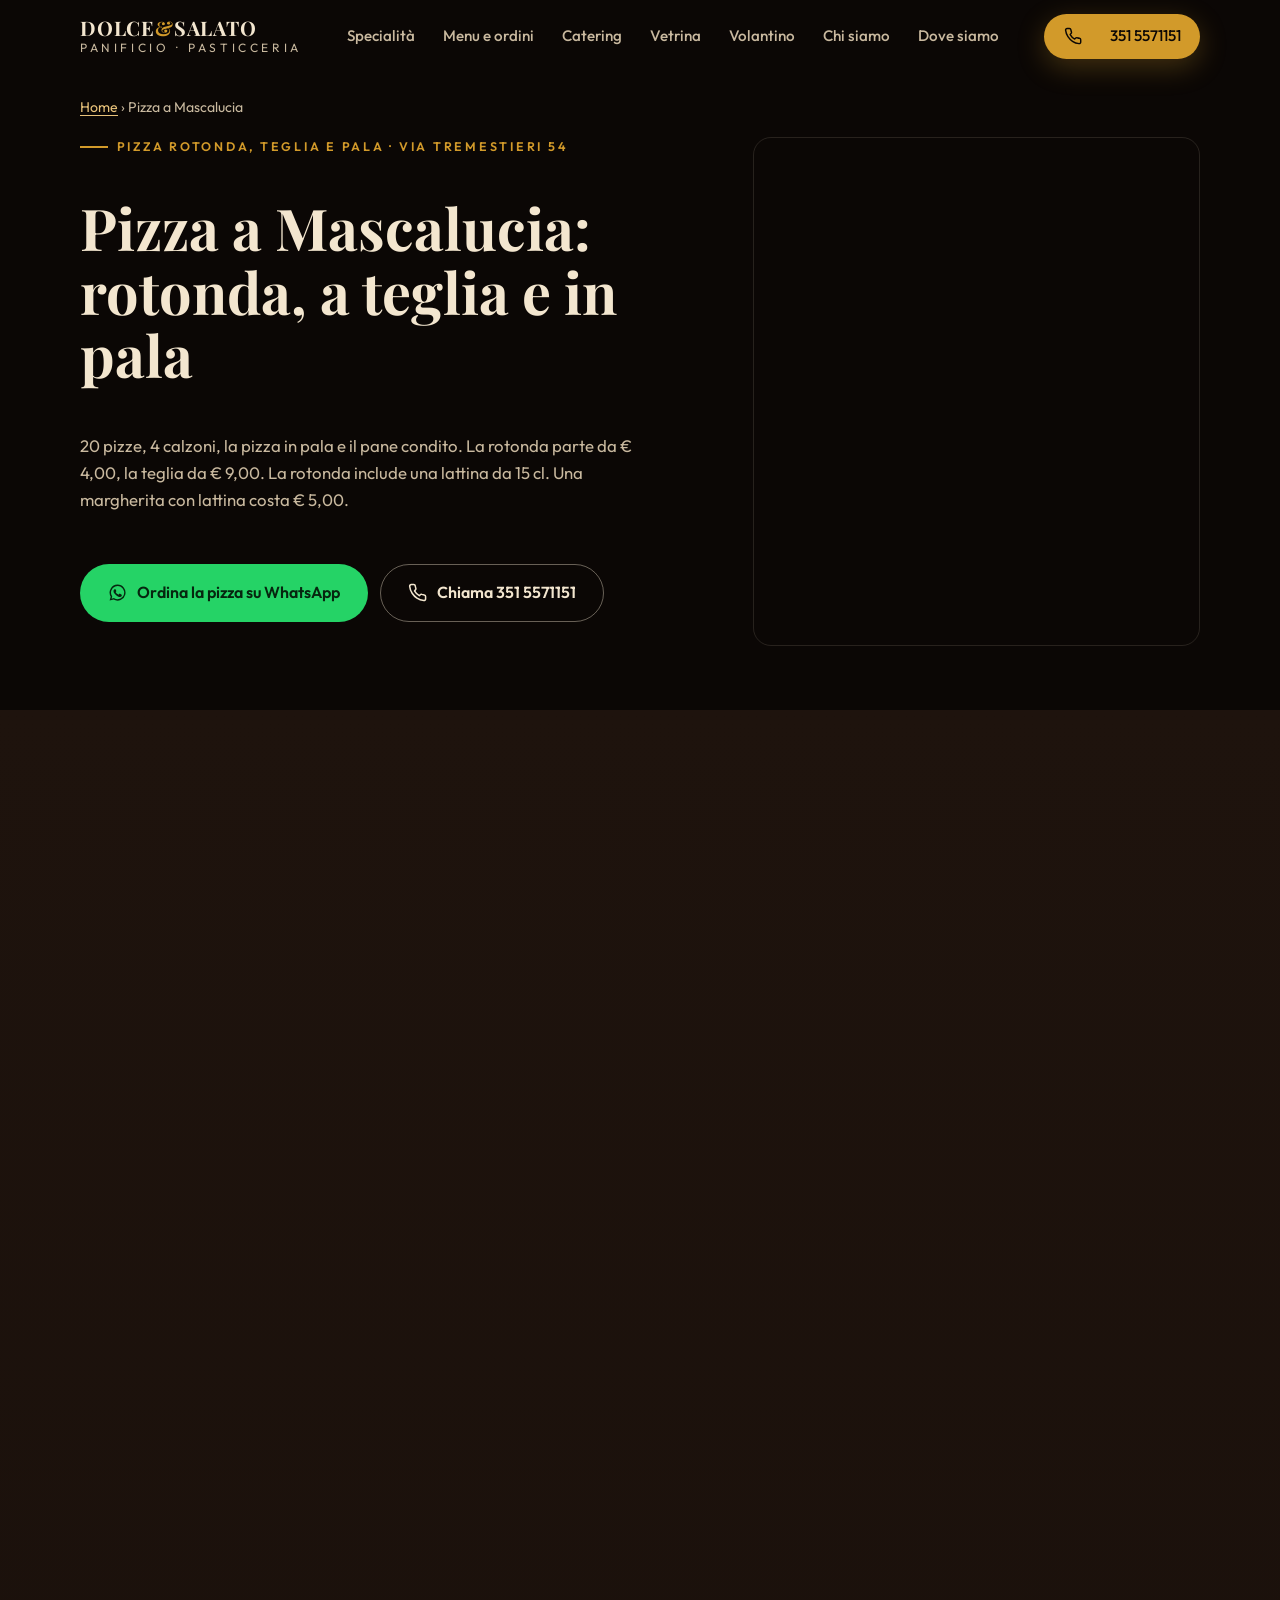
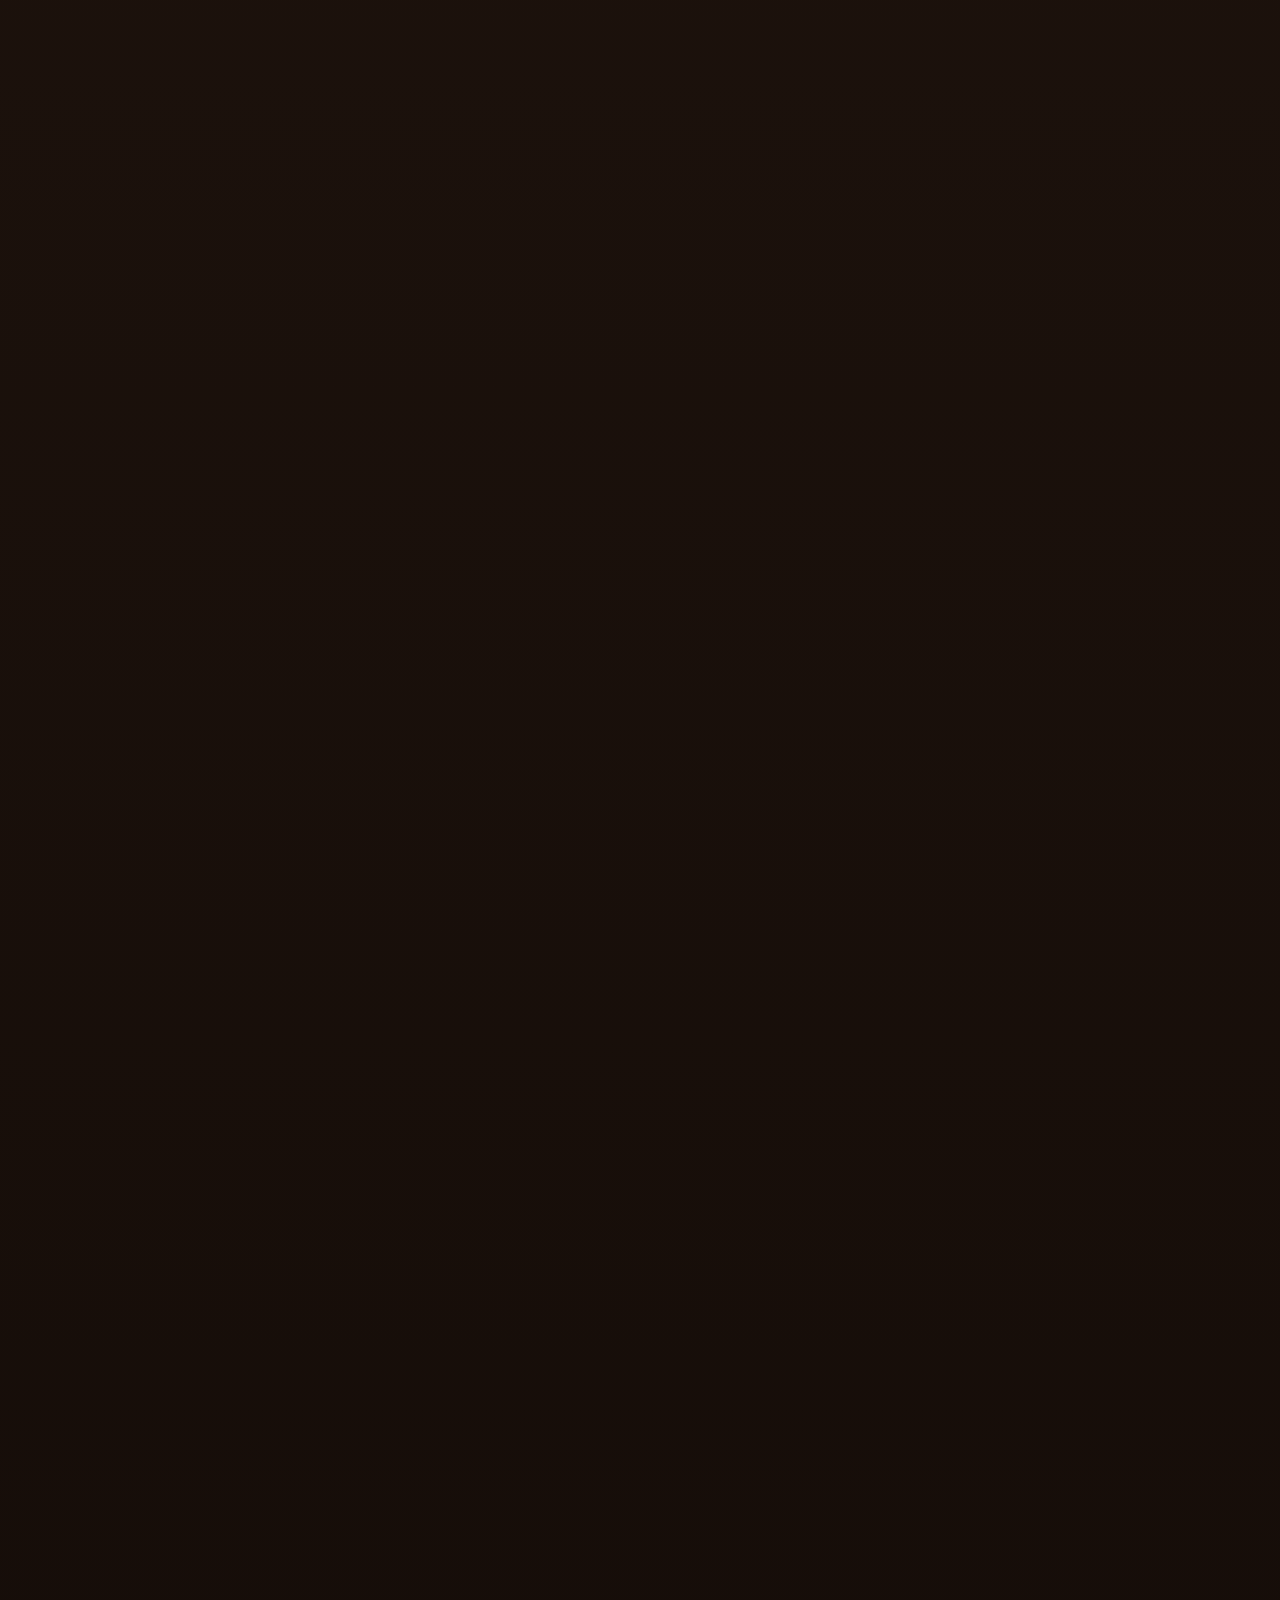
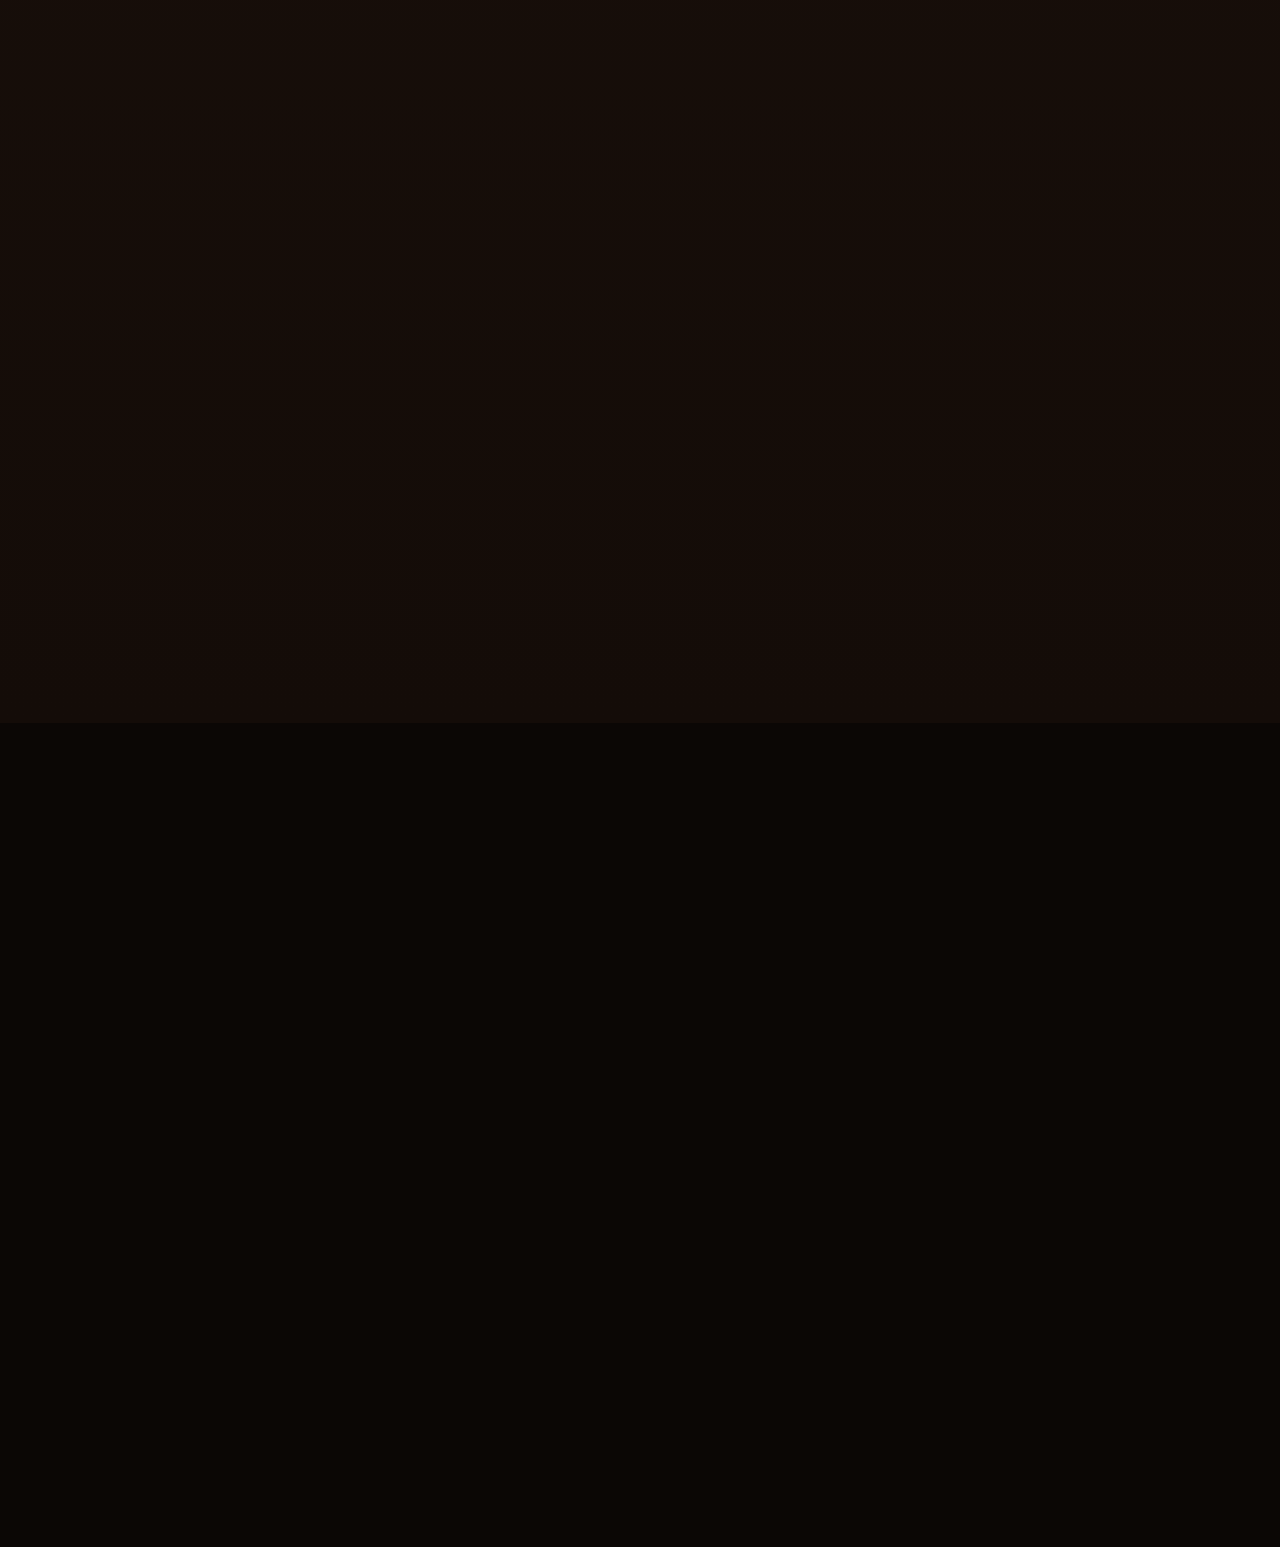
<file: pizza-mascalucia/index.html>
<!DOCTYPE html>
<html lang="it" class="no-js">
<head>
<meta charset="utf-8">
<meta name="viewport" content="width=device-width,initial-scale=1,viewport-fit=cover">
<title>Pizza a Mascalucia da € 4,00: rotonda, teglia, pala</title>
<meta name="description" content="Pizza rotonda da € 4,00 con bibita, teglia da € 9,00, pizza in pala e calzoni. Ordina su WhatsApp da Dolce&amp;Salato, Via Tremestieri 54, Mascalucia.">
<link rel="canonical" href="https://panificiodolcesalato.it/pizza-mascalucia/">
<meta name="robots" content="index,follow,max-image-preview:large">
<meta name="theme-color" content="#0b0705"><meta name="color-scheme" content="dark">
<meta name="geo.region" content="IT-CT"><meta name="geo.placename" content="Mascalucia">
<meta property="og:type" content="website"><meta property="og:locale" content="it_IT">
<meta property="og:site_name" content="Dolce&amp;Salato Panificio Pasticceria">
<meta property="og:title" content="Pizza a Mascalucia da € 4,00: rotonda, teglia, pala"><meta property="og:description" content="Pizza rotonda da € 4,00 con bibita, teglia da € 9,00, pizza in pala e calzoni. Ordina su WhatsApp da Dolce&amp;Salato, Via Tremestieri 54, Mascalucia.">
<meta property="og:url" content="https://panificiodolcesalato.it/pizza-mascalucia/"><meta property="og:image" content="https://panificiodolcesalato.it/assets/img/og-image.jpg">
<meta property="og:image:width" content="1200"><meta property="og:image:height" content="630">
<meta property="og:image:alt" content="Insegna Dolce&amp;Salato Panificio Pasticceria con spighe di grano su fondo in legno scuro">
<meta name="twitter:card" content="summary_large_image"><meta name="twitter:title" content="Pizza a Mascalucia da € 4,00: rotonda, teglia, pala"><meta name="twitter:description" content="Pizza rotonda da € 4,00 con bibita, teglia da € 9,00, pizza in pala e calzoni. Ordina su WhatsApp da Dolce&amp;Salato, Via Tremestieri 54, Mascalucia."><meta name="twitter:image" content="https://panificiodolcesalato.it/assets/img/og-image.jpg">
<link rel="icon" href="../assets/img/icon-192.png" type="image/png"><link rel="apple-touch-icon" href="../assets/img/apple-touch-icon.png">
<link rel="manifest" href="../manifest.webmanifest">
<link rel="preload" as="font" type="font/woff2" crossorigin href="../assets/fonts/playfair-display-latin-700-normal.woff2"><link rel="preload" as="font" type="font/woff2" crossorigin href="../assets/fonts/outfit-latin-400-normal.woff2">
<link rel="stylesheet" href="../assets/css/style.css">
<script src="../assets/js/boot.js"></script>
<script type="application/ld+json">{"@context": "https://schema.org", "@graph": [{"@type": "Bakery", "@id": "https://panificiodolcesalato.it/#bakery", "name": "Dolce&Salato Panificio Pasticceria", "legalName": "Panificio Dolce e Salato di Rosano Antonio & C. S.n.c.", "vatID": "IT05681640875", "url": "https://panificiodolcesalato.it/", "telephone": "+393515571151", "address": {"@type": "PostalAddress", "streetAddress": "Via Tremestieri, 54", "addressLocality": "Mascalucia", "postalCode": "95030", "addressRegion": "CT", "addressCountry": "IT"}, "hasMenu": {"@id": "https://panificiodolcesalato.it/pizza-mascalucia/#menu"}}, {"@type": "WebSite", "@id": "https://panificiodolcesalato.it/#website", "url": "https://panificiodolcesalato.it/", "name": "Dolce&Salato Panificio Pasticceria", "inLanguage": "it-IT"}, {"@type": "WebPage", "@id": "https://panificiodolcesalato.it/pizza-mascalucia/#webpage", "url": "https://panificiodolcesalato.it/pizza-mascalucia/", "name": "Pizza a Mascalucia da € 4,00: rotonda, teglia, pala", "description": "Pizza rotonda da € 4,00 con bibita, teglia da € 9,00, pizza in pala e calzoni. Ordina su WhatsApp da Dolce&Salato, Via Tremestieri 54, Mascalucia.", "inLanguage": "it-IT", "dateModified": "2026-10-17", "isPartOf": {"@id": "https://panificiodolcesalato.it/#website"}, "about": {"@id": "https://panificiodolcesalato.it/#bakery"}, "breadcrumb": {"@id": "https://panificiodolcesalato.it/pizza-mascalucia/#breadcrumb"}}, {"@type": "BreadcrumbList", "@id": "https://panificiodolcesalato.it/pizza-mascalucia/#breadcrumb", "itemListElement": [{"@type": "ListItem", "position": 1, "name": "Home", "item": "https://panificiodolcesalato.it/"}, {"@type": "ListItem", "position": 2, "name": "Pizza a Mascalucia", "item": "https://panificiodolcesalato.it/pizza-mascalucia/"}]}, {"@type": "FAQPage", "@id": "https://panificiodolcesalato.it/pizza-mascalucia/#faq", "isPartOf": {"@id": "https://panificiodolcesalato.it/pizza-mascalucia/#webpage"}, "mainEntity": [{"@type": "Question", "name": "Quanto costa la pizza da Dolce&Salato a Mascalucia?", "acceptedAnswer": {"@type": "Answer", "text": "La rotonda parte da € 4,00 (faccia di vecchia). La margherita costa € 5,00. La teglia parte da € 9,00 e la margherita a teglia costa € 11,00. Le più ricche, salmone e chips, arrivano a € 7,00 la rotonda e € 19,00 la teglia. Con la rotonda è inclusa una lattina da 15 cl, con la teglia una bibita Tomarchio."}}, {"@type": "Question", "name": "Che differenza c'è tra rotonda, teglia e pala?", "acceptedAnswer": {"@type": "Answer", "text": "La rotonda è la pizza classica, una a testa. La teglia è tagliata a pezzi e va bene per più persone. La pizza in pala si fa da una rotonda o la componi tu, da € 8,00."}}, {"@type": "Question", "name": "La bibita è compresa?", "acceptedAnswer": {"@type": "Answer", "text": "Con la pizza rotonda è inclusa una lattina da 15 cl, con la teglia una bibita Tomarchio in bottiglia, con la mezza teglia una lattina da 33 cl."}}, {"@type": "Question", "name": "Fate impasti con farine speciali?", "acceptedAnswer": {"@type": "Answer", "text": "Sì: integrale, kamut, 9 cereali, grano saraceno, timilia, segale e azzimo. Prenota almeno 24 ore prima."}}, {"@type": "Question", "name": "Come ordino una pizza?", "acceptedAnswer": {"@type": "Answer", "text": "Scegli dal menu qui sopra e manda l'ordine su WhatsApp, oppure chiama il 351 5571151. Passi a ritirare. Per un impasto speciale prenota il giorno prima."}}]}, {"@type": "Menu", "@id": "https://panificiodolcesalato.it/pizza-mascalucia/#menu", "name": "Pizze Dolce&Salato", "inLanguage": "it-IT", "hasMenuSection": [{"@type": "MenuSection", "name": "Pizze (prezzo rotonda)", "hasMenuItem": [{"@type": "MenuItem", "name": "Faccia di vecchia", "description": "Olio evo, sale, pepe", "offers": [{"@type": "Offer", "name": "Rotonda", "price": "4.00", "priceCurrency": "EUR"}, {"@type": "Offer", "name": "Teglia", "price": "9.00", "priceCurrency": "EUR"}]}, {"@type": "MenuItem", "name": "Pizzaiola", "description": "Doppio pomodoro, olio evo, origano", "offers": [{"@type": "Offer", "name": "Rotonda", "price": "4.50", "priceCurrency": "EUR"}, {"@type": "Offer", "name": "Teglia", "price": "9.00", "priceCurrency": "EUR"}]}, {"@type": "MenuItem", "name": "Biancaneve", "description": "Mozzarella, olio evo, origano", "offers": [{"@type": "Offer", "name": "Rotonda", "price": "4.50", "priceCurrency": "EUR"}, {"@type": "Offer", "name": "Teglia", "price": "11.00", "priceCurrency": "EUR"}]}, {"@type": "MenuItem", "name": "Margherita", "description": "Pomodoro, mozzarella, olio evo, origano", "offers": [{"@type": "Offer", "name": "Rotonda", "price": "5.00", "priceCurrency": "EUR"}, {"@type": "Offer", "name": "Teglia", "price": "11.00", "priceCurrency": "EUR"}]}, {"@type": "MenuItem", "name": "Norma", "description": "Pomodoro, melanzane fritte, ricotta salata", "offers": [{"@type": "Offer", "name": "Rotonda", "price": "5.50", "priceCurrency": "EUR"}, {"@type": "Offer", "name": "Teglia", "price": "13.00", "priceCurrency": "EUR"}]}, {"@type": "MenuItem", "name": "Patapizza", "description": "Pomodoro, mozzarella, patatine fritte, wurstel", "offers": [{"@type": "Offer", "name": "Rotonda", "price": "6.00", "priceCurrency": "EUR"}, {"@type": "Offer", "name": "Teglia", "price": "13.00", "priceCurrency": "EUR"}]}, {"@type": "MenuItem", "name": "Capricciosa", "description": "Pomodoro, mozzarella, prosciutto cotto, funghi freschi, uovo sodo", "offers": [{"@type": "Offer", "name": "Rotonda", "price": "6.00", "priceCurrency": "EUR"}, {"@type": "Offer", "name": "Teglia", "price": "13.00", "priceCurrency": "EUR"}]}, {"@type": "MenuItem", "name": "Tonnata", "description": "Pomodoro, mozzarella, tonno, cipolla, olio evo", "offers": [{"@type": "Offer", "name": "Rotonda", "price": "6.00", "priceCurrency": "EUR"}, {"@type": "Offer", "name": "Teglia", "price": "15.00", "priceCurrency": "EUR"}]}, {"@type": "MenuItem", "name": "Patate", "description": "Mozzarella, patate a fette, prosciutto cotto, grana, olio evo", "offers": [{"@type": "Offer", "name": "Rotonda", "price": "6.00", "priceCurrency": "EUR"}, {"@type": "Offer", "name": "Teglia", "price": "14.00", "priceCurrency": "EUR"}]}, {"@type": "MenuItem", "name": "Vegetariana", "description": "Mozzarella, pomodoro, verdure grigliate di stagione, funghi freschi", "offers": [{"@type": "Offer", "name": "Rotonda", "price": "6.00", "priceCurrency": "EUR"}, {"@type": "Offer", "name": "Teglia", "price": "13.00", "priceCurrency": "EUR"}]}, {"@type": "MenuItem", "name": "Parmigiana", "description": "Pomodoro, mozzarella, melanzane fritte, prosciutto cotto, uovo sodo, olio evo", "offers": [{"@type": "Offer", "name": "Rotonda", "price": "6.50", "priceCurrency": "EUR"}, {"@type": "Offer", "name": "Teglia", "price": "16.00", "priceCurrency": "EUR"}]}, {"@type": "MenuItem", "name": "Diavola", "description": "Pomodoro, mozzarella, salame piccante, olive, cipolla", "offers": [{"@type": "Offer", "name": "Rotonda", "price": "6.50", "priceCurrency": "EUR"}, {"@type": "Offer", "name": "Teglia", "price": "15.00", "priceCurrency": "EUR"}]}, {"@type": "MenuItem", "name": "Rucola", "description": "Pomodoro, mozzarella, prosciutto crudo, rucola, grana, olio evo", "offers": [{"@type": "Offer", "name": "Rotonda", "price": "6.50", "priceCurrency": "EUR"}, {"@type": "Offer", "name": "Teglia", "price": "15.00", "priceCurrency": "EUR"}]}, {"@type": "MenuItem", "name": "Rustica", "description": "Pomodoro, mozzarella, prosciutto cotto, olive, cipolla, olio evo", "offers": [{"@type": "Offer", "name": "Rotonda", "price": "6.50", "priceCurrency": "EUR"}, {"@type": "Offer", "name": "Teglia", "price": "15.00", "priceCurrency": "EUR"}]}, {"@type": "MenuItem", "name": "Friarielli", "description": "Mozzarella, pomodoro, friarielli, salsiccia, scaglie di grana, olio evo", "offers": [{"@type": "Offer", "name": "Rotonda", "price": "6.50", "priceCurrency": "EUR"}, {"@type": "Offer", "name": "Teglia", "price": "18.00", "priceCurrency": "EUR"}]}, {"@type": "MenuItem", "name": "Pistacchio", "description": "Mozzarella, pesto di pistacchio, crudo o mortadella, farina di pistacchio", "offers": [{"@type": "Offer", "name": "Rotonda", "price": "6.50", "priceCurrency": "EUR"}, {"@type": "Offer", "name": "Teglia", "price": "18.00", "priceCurrency": "EUR"}]}, {"@type": "MenuItem", "name": "Porcina", "description": "Mozzarella, porcini, salsiccia, scaglie di grana, olio evo", "offers": [{"@type": "Offer", "name": "Rotonda", "price": "6.50", "priceCurrency": "EUR"}, {"@type": "Offer", "name": "Teglia", "price": "18.00", "priceCurrency": "EUR"}]}, {"@type": "MenuItem", "name": "Noci e pancetta", "description": "Mozzarella, ciliegino, pancetta coppata, noci, scaglie di grana", "offers": [{"@type": "Offer", "name": "Rotonda", "price": "6.50", "priceCurrency": "EUR"}, {"@type": "Offer", "name": "Teglia", "price": "18.00", "priceCurrency": "EUR"}]}, {"@type": "MenuItem", "name": "Salmone", "description": "Mozzarella, salmone affumicato, panna, rucola, scaglie di grana, olio evo", "offers": [{"@type": "Offer", "name": "Rotonda", "price": "7.00", "priceCurrency": "EUR"}, {"@type": "Offer", "name": "Teglia", "price": "19.00", "priceCurrency": "EUR"}]}, {"@type": "MenuItem", "name": "Chips", "description": "Mozzarella, chips di patate fritte, pancetta, granella di nocciole, miele colato", "offers": [{"@type": "Offer", "name": "Rotonda", "price": "7.00", "priceCurrency": "EUR"}, {"@type": "Offer", "name": "Teglia", "price": "19.00", "priceCurrency": "EUR"}]}]}, {"@type": "MenuSection", "name": "Calzoni", "hasMenuItem": [{"@type": "MenuItem", "name": "Calzone Verde", "description": "Mozzarella, spinaci, prosciutto cotto, olive nere", "offers": {"@type": "Offer", "price": "6.50", "priceCurrency": "EUR"}}, {"@type": "MenuItem", "name": "Calzone Siciliano", "description": "Tuma, acciughe, olive nere, cipolla", "offers": {"@type": "Offer", "price": "7.00", "priceCurrency": "EUR"}}, {"@type": "MenuItem", "name": "Calzone alla Diavola", "description": "Tuma, salame piccante, cipolla, olive nere", "offers": {"@type": "Offer", "price": "7.00", "priceCurrency": "EUR"}}, {"@type": "MenuItem", "name": "Calzone Porcino", "description": "Mozzarella, porcini, prosciutto cotto, olive nere", "offers": {"@type": "Offer", "price": "7.50", "priceCurrency": "EUR"}}]}, {"@type": "MenuSection", "name": "Schiacciate (al kg)", "hasMenuItem": [{"@type": "MenuItem", "name": "Schiacciate", "offers": {"@type": "Offer", "priceCurrency": "EUR", "priceSpecification": {"@type": "UnitPriceSpecification", "priceCurrency": "EUR", "unitCode": "KGM", "price": "14.00"}}}, {"@type": "MenuItem", "name": "Schiacciate al pistacchio", "offers": {"@type": "Offer", "priceCurrency": "EUR", "priceSpecification": {"@type": "UnitPriceSpecification", "priceCurrency": "EUR", "unitCode": "KGM", "price": "16.00"}}}]}, {"@type": "MenuSection", "name": "Pizza in pala e pane condito", "hasMenuItem": [{"@type": "MenuItem", "name": "Pizza in pala", "offers": {"@type": "Offer", "priceCurrency": "EUR", "priceSpecification": {"@type": "PriceSpecification", "minPrice": "8.00", "priceCurrency": "EUR"}}}, {"@type": "MenuItem", "name": "Pane condito", "offers": {"@type": "Offer", "priceCurrency": "EUR", "priceSpecification": {"@type": "PriceSpecification", "minPrice": "8.00", "priceCurrency": "EUR"}}}]}]}]}</script>
</head>
<body>
<a class="skip" href="#main">Vai al contenuto</a>
<header class="header">
 <div class="wrap">
  <a class="brand" href="../" aria-label="Dolce e Salato, torna in alto"><b>DOLCE<i>&amp;</i>SALATO</b><small>Panificio · Pasticceria</small></a>
  <nav class="nav" aria-label="Principale">
   <a href="../#specialita">Specialità</a><a href="../#menu">Menu e ordini</a><a href="../catering-rustici-mascalucia/">Catering</a><a href="../#galleria">Vetrina</a><a href="../#volantino">Volantino</a><a href="../#storia">Chi siamo</a><a href="../#dove">Dove siamo</a>
  </nav>
  <a class="btn btn--gold nav" style="min-height:44px;padding:.6em 1.2em" href="tel:+393515571151"><svg class="ico" viewBox="0 0 24 24" aria-hidden="true"><path d="M22 16.9v3a2 2 0 0 1-2.2 2 19.8 19.8 0 0 1-8.6-3.1 19.5 19.5 0 0 1-6-6A19.8 19.8 0 0 1 2.1 4.2 2 2 0 0 1 4.1 2h3a2 2 0 0 1 2 1.7c.1 1 .4 1.9.7 2.8a2 2 0 0 1-.5 2.1L8.1 9.9a16 16 0 0 0 6 6l1.3-1.3a2 2 0 0 1 2.1-.4c.9.3 1.8.6 2.8.7a2 2 0 0 1 1.7 2z"/></svg> 351 5571151</a>
  <button class="burger" id="burger" aria-label="Apri il menu" aria-expanded="false" aria-controls="drawer"><span></span></button>
 </div>
</header>
<div class="drawer" id="drawer" role="dialog" aria-modal="true" aria-label="Menu di navigazione">
 <div class="drawer__top"><span class="brand"><b>DOLCE<i>&amp;</i>SALATO</b><small>Panificio · Pasticceria</small></span><button class="burger" data-close aria-label="Chiudi il menu" style="font-size:1.2rem">✕</button></div>
 <nav aria-label="Menu mobile">
  <a href="../#specialita" data-close>Specialità</a><a href="../#menu" data-close>Menu e ordini</a><a href="../catering-rustici-mascalucia/" data-close>Catering</a><a href="../#galleria" data-close>Vetrina</a><a href="../#volantino" data-close>Volantino</a><a href="../#storia" data-close>Chi siamo</a><a href="../#dove" data-close>Dove siamo</a>
 </nav>
 <div class="drawer__cta">
  <a class="btn btn--wa" href="https://wa.me/393515571151" target="_blank" rel="noopener"><svg class="ico fill" viewBox="0 0 24 24" aria-hidden="true"><path d="M12 2a10 10 0 0 0-8.6 15.1L2 22l5-1.3A10 10 0 1 0 12 2zm0 18.2c-1.5 0-3-.4-4.2-1.200l-.3-.2-3 .8.8-2.9-.2-.3A8.2 8.2 0 1 1 12 20.200zm4.500-6.100c-.2-.1-1.500-.7-1.700-.8-.2-.1-.4-.1-.6.100l-.8 1c-.1.200-.3.200-.5.100-1.400-.7-2.300-1.200-3.200-2.800-.2-.4.200-.4.700-1.300.1-.200 0-.300 0-.500l-.8-1.800c-.2-.5-.4-.4-.6-.4h-.5c-.2 0-.5.100-.7.300-.2.300-.9.900-.9 2.200s.9 2.500 1.100 2.700c.1.200 1.800 2.800 4.400 3.900 1.600.7 2.200.7 3 .6.500-.1 1.500-.6 1.700-1.200.2-.6.200-1.100.2-1.200-.1-.1-.3-.2-.5-.3z"/></svg> Ordina su WhatsApp</a>
  <a class="btn btn--gold" href="tel:+393515571151"><svg class="ico" viewBox="0 0 24 24" aria-hidden="true"><path d="M22 16.9v3a2 2 0 0 1-2.2 2 19.8 19.8 0 0 1-8.6-3.1 19.5 19.5 0 0 1-6-6A19.8 19.8 0 0 1 2.1 4.2 2 2 0 0 1 4.1 2h3a2 2 0 0 1 2 1.7c.1 1 .4 1.9.7 2.8a2 2 0 0 1-.5 2.1L8.1 9.9a16 16 0 0 0 6 6l1.3-1.3a2 2 0 0 1 2.1-.4c.9.3 1.8.6 2.8.7a2 2 0 0 1 1.7 2z"/></svg> Chiama 351 5571151</a>
 </div>
</div>
<main id="main">
<nav class="crumbs wrap" aria-label="Percorso"><a href="../">Home</a> › <span aria-current="page">Pizza a Mascalucia</span></nav>
<section class="wrap page-hero">
 <span class="eyebrow">Pizza rotonda, teglia e pala · Via Tremestieri 54</span>
 <h1>Pizza a Mascalucia: rotonda, a teglia e in pala</h1>
 <p class="lead">20 pizze, 4 calzoni, la pizza in pala e il pane condito. La rotonda parte da € 4,00, la teglia da € 9,00. La rotonda include una lattina da 15 cl. Una margherita con lattina costa € 5,00.</p>
 <div class="cta-row"><a class="btn btn--wa" href="https://wa.me/393515571151?text=Ciao%20Dolce%26Salato%21%20Vorrei%20informazioni" target="_blank" rel="noopener"><svg class="ico fill" viewBox="0 0 24 24" aria-hidden="true"><path d="M12 2a10 10 0 0 0-8.6 15.1L2 22l5-1.3A10 10 0 1 0 12 2zm0 18.2c-1.5 0-3-.4-4.2-1.200l-.3-.2-3 .8.8-2.9-.2-.3A8.2 8.2 0 1 1 12 20.200zm4.500-6.100c-.2-.1-1.500-.7-1.700-.8-.2-.1-.4-.1-.6.100l-.8 1c-.1.200-.3.200-.5.100-1.400-.7-2.300-1.200-3.200-2.800-.2-.4.200-.4.700-1.300.1-.200 0-.300 0-.500l-.8-1.800c-.2-.5-.4-.4-.6-.4h-.5c-.2 0-.5.100-.7.300-.2.300-.9.900-.9 2.200s.9 2.500 1.100 2.700c.1.200 1.800 2.800 4.400 3.900 1.600.7 2.200.7 3 .6.500-.1 1.500-.6 1.700-1.200.2-.6.200-1.100.2-1.200-.1-.1-.3-.2-.5-.3z"/></svg> Ordina la pizza su WhatsApp</a><a class="btn btn--line" href="tel:+393515571151"><svg class="ico" viewBox="0 0 24 24" aria-hidden="true"><path d="M22 16.9v3a2 2 0 0 1-2.2 2 19.8 19.8 0 0 1-8.6-3.1 19.5 19.5 0 0 1-6-6A19.8 19.8 0 0 1 2.1 4.2 2 2 0 0 1 4.1 2h3a2 2 0 0 1 2 1.7c.1 1 .4 1.9.7 2.8a2 2 0 0 1-.5 2.1L8.1 9.9a16 16 0 0 0 6 6l1.3-1.3a2 2 0 0 1 2.1-.4c.9.3 1.8.6 2.8.7a2 2 0 0 1 1.7 2z"/></svg> Chiama 351 5571151</a></div>
 <img class="page-photo" src="../assets/img/foto/pala-pistacchio.webp" alt="Pizza in pala al pistacchio di Dolce&amp;Salato a Mascalucia" width="386" height="440" fetchpriority="high" decoding="async">
</section>

<section class="section section--brown">
 <div class="wrap prose">
  <h2>Rotonda, teglia o pala: quale ti serve</h2>
  <h3>Pizza rotonda</h3><p>Una pizza a testa, da € 4,00, con una lattina da 15 cl. Ogni supplemento costa € 0,50 in più.</p>
  <h3>Pizza a teglia</h3><p>Per più persone, da € 9,00, con una bibita Tomarchio in bottiglia. La mezza teglia arriva con una lattina da 33 cl. Ogni supplemento costa € 1,50.</p>
  <h3>Pizza in pala e pane condito</h3><p>La pizza in pala si fa da una rotonda oppure come la componi tu, da € 8,00. Il pane condito lo scegli tu, sempre da € 8,00.</p>
  <h3>Farine speciali</h3><p>Integrale, kamut, 9 cereali, grano saraceno, timilia, segale o azzimo. Prenota 24 ore prima.</p>
 </div>
</section>

<section class="section">
 <div class="wrap">
  <div class="head"><h2>Tutte le pizze, con i prezzi</h2><p class="lead">Tocca Aggiungi, scegli rotonda o teglia, manda l'ordine su WhatsApp e passa a ritirare.</p></div>
  <div class="toggle" role="group" aria-label="Formato pizza"><button data-mode="r" aria-pressed="true">Rotonda</button><button data-mode="t" aria-pressed="false">Teglia</button></div>
  <ul class="menu-list cols menu-pizze" data-mode="r"><li class="item" data-id="pz-faccia-di-vecchia" data-name="Faccia di vecchia" data-r="4.00" data-t="9.00"><h3>Faccia di vecchia</h3><p>Olio evo, sale, pepe</p><span class="price"><span class="r">€ 4,00</span><span class="t">€ 9,00</span></span></li>
<li class="item" data-id="pz-pizzaiola" data-name="Pizzaiola" data-r="4.50" data-t="9.00"><h3>Pizzaiola</h3><p>Doppio pomodoro, olio evo, origano</p><span class="price"><span class="r">€ 4,50</span><span class="t">€ 9,00</span></span></li>
<li class="item" data-id="pz-biancaneve" data-name="Biancaneve" data-r="4.50" data-t="11.00"><h3>Biancaneve</h3><p>Mozzarella, olio evo, origano</p><span class="price"><span class="r">€ 4,50</span><span class="t">€ 11,00</span></span></li>
<li class="item" data-id="pz-margherita" data-name="Margherita" data-r="5.00" data-t="11.00"><h3>Margherita</h3><p>Pomodoro, mozzarella, olio evo, origano</p><span class="price"><span class="r">€ 5,00</span><span class="t">€ 11,00</span></span></li>
<li class="item" data-id="pz-norma" data-name="Norma" data-r="5.50" data-t="13.00"><h3>Norma</h3><p>Pomodoro, melanzane fritte, ricotta salata</p><span class="price"><span class="r">€ 5,50</span><span class="t">€ 13,00</span></span></li>
<li class="item" data-id="pz-patapizza" data-name="Patapizza" data-r="6.00" data-t="13.00"><h3>Patapizza</h3><p>Pomodoro, mozzarella, patatine fritte, wurstel</p><span class="price"><span class="r">€ 6,00</span><span class="t">€ 13,00</span></span></li>
<li class="item" data-id="pz-capricciosa" data-name="Capricciosa" data-r="6.00" data-t="13.00"><h3>Capricciosa</h3><p>Pomodoro, mozzarella, prosciutto cotto, funghi freschi, uovo sodo</p><span class="price"><span class="r">€ 6,00</span><span class="t">€ 13,00</span></span></li>
<li class="item" data-id="pz-tonnata" data-name="Tonnata" data-r="6.00" data-t="15.00"><h3>Tonnata</h3><p>Pomodoro, mozzarella, tonno, cipolla, olio evo</p><span class="price"><span class="r">€ 6,00</span><span class="t">€ 15,00</span></span></li>
<li class="item" data-id="pz-patate" data-name="Patate" data-r="6.00" data-t="14.00"><h3>Patate</h3><p>Mozzarella, patate a fette, prosciutto cotto, grana, olio evo</p><span class="price"><span class="r">€ 6,00</span><span class="t">€ 14,00</span></span></li>
<li class="item" data-id="pz-vegetariana" data-name="Vegetariana" data-r="6.00" data-t="13.00"><h3>Vegetariana</h3><p>Mozzarella, pomodoro, verdure grigliate di stagione, funghi freschi</p><span class="price"><span class="r">€ 6,00</span><span class="t">€ 13,00</span></span></li>
<li class="item" data-id="pz-parmigiana" data-name="Parmigiana" data-r="6.50" data-t="16.00"><h3>Parmigiana</h3><p>Pomodoro, mozzarella, melanzane fritte, prosciutto cotto, uovo sodo, olio evo</p><span class="price"><span class="r">€ 6,50</span><span class="t">€ 16,00</span></span></li>
<li class="item" data-id="pz-diavola" data-name="Diavola" data-r="6.50" data-t="15.00"><h3>Diavola</h3><p>Pomodoro, mozzarella, salame piccante, olive, cipolla</p><span class="price"><span class="r">€ 6,50</span><span class="t">€ 15,00</span></span></li>
<li class="item" data-id="pz-rucola" data-name="Rucola" data-r="6.50" data-t="15.00"><h3>Rucola</h3><p>Pomodoro, mozzarella, prosciutto crudo, rucola, grana, olio evo</p><span class="price"><span class="r">€ 6,50</span><span class="t">€ 15,00</span></span></li>
<li class="item" data-id="pz-rustica" data-name="Rustica" data-r="6.50" data-t="15.00"><h3>Rustica</h3><p>Pomodoro, mozzarella, prosciutto cotto, olive, cipolla, olio evo</p><span class="price"><span class="r">€ 6,50</span><span class="t">€ 15,00</span></span></li>
<li class="item" data-id="pz-friarielli" data-name="Friarielli" data-r="6.50" data-t="18.00"><h3>Friarielli</h3><p>Mozzarella, pomodoro, friarielli, salsiccia, scaglie di grana, olio evo</p><span class="price"><span class="r">€ 6,50</span><span class="t">€ 18,00</span></span></li>
<li class="item" data-id="pz-pistacchio" data-name="Pistacchio" data-r="6.50" data-t="18.00"><h3>Pistacchio</h3><p>Mozzarella, pesto di pistacchio, crudo o mortadella, farina di pistacchio</p><span class="price"><span class="r">€ 6,50</span><span class="t">€ 18,00</span></span></li>
<li class="item" data-id="pz-porcina" data-name="Porcina" data-r="6.50" data-t="18.00"><h3>Porcina</h3><p>Mozzarella, porcini, salsiccia, scaglie di grana, olio evo</p><span class="price"><span class="r">€ 6,50</span><span class="t">€ 18,00</span></span></li>
<li class="item" data-id="pz-noci-e-pancetta" data-name="Noci e pancetta" data-r="6.50" data-t="18.00"><h3>Noci e pancetta</h3><p>Mozzarella, ciliegino, pancetta coppata, noci, scaglie di grana</p><span class="price"><span class="r">€ 6,50</span><span class="t">€ 18,00</span></span></li>
<li class="item" data-id="pz-salmone" data-name="Salmone" data-r="7.00" data-t="19.00"><h3>Salmone</h3><p>Mozzarella, salmone affumicato, panna, rucola, scaglie di grana, olio evo</p><span class="price"><span class="r">€ 7,00</span><span class="t">€ 19,00</span></span></li>
<li class="item" data-id="pz-chips" data-name="Chips" data-r="7.00" data-t="19.00"><h3>Chips</h3><p>Mozzarella, chips di patate fritte, pancetta, granella di nocciole, miele colato</p><span class="price"><span class="r">€ 7,00</span><span class="t">€ 19,00</span></span></li></ul>
  <h2 style="margin-top:1.4em">Calzoni</h2>
  <ul class="menu-list cols"><li class="item" data-id="cz-calzone-verde" data-name="Calzone Verde" data-price="6.50"><h3>Calzone Verde</h3><p>Mozzarella, spinaci, prosciutto cotto, olive nere</p><span class="price">€ 6,50</span></li>
<li class="item" data-id="cz-calzone-siciliano" data-name="Calzone Siciliano" data-price="7.00"><h3>Calzone Siciliano</h3><p>Tuma, acciughe, olive nere, cipolla</p><span class="price">€ 7,00</span></li>
<li class="item" data-id="cz-calzone-alla-diavola" data-name="Calzone alla Diavola" data-price="7.00"><h3>Calzone alla Diavola</h3><p>Tuma, salame piccante, cipolla, olive nere</p><span class="price">€ 7,00</span></li>
<li class="item" data-id="cz-calzone-porcino" data-name="Calzone Porcino" data-price="7.50"><h3>Calzone Porcino</h3><p>Mozzarella, porcini, prosciutto cotto, olive nere</p><span class="price">€ 7,50</span></li></ul>
  <h2 style="margin-top:1.4em">Schiacciate, al kg</h2>
  <ul class="menu-list cols"><li class="item" data-id="schiacciate" data-name="Schiacciate" data-price="14.00" data-unit="kg"><h3>Schiacciate</h3><p>Scrivi nelle note il gusto che vuoi</p><span class="price">€ 14,00<small>al kg</small></span></li><li class="item" data-id="schiacciate-pistacchio" data-name="Schiacciate al pistacchio" data-price="16.00" data-unit="kg"><h3>Schiacciate al pistacchio</h3><p>Scrivi nelle note il gusto che vuoi</p><span class="price">€ 16,00<small>al kg</small></span></li></ul>
  <p class="note"><b>Supplementi:</b> € 0,50 per pizza rotonda, € 1,50 per pizza a teglia.</p>
  <div class="cta-row"><a class="btn btn--wa" href="https://wa.me/393515571151?text=Ciao%20Dolce%26Salato%21%20Vorrei%20informazioni" target="_blank" rel="noopener"><svg class="ico fill" viewBox="0 0 24 24" aria-hidden="true"><path d="M12 2a10 10 0 0 0-8.6 15.1L2 22l5-1.3A10 10 0 1 0 12 2zm0 18.2c-1.5 0-3-.4-4.2-1.200l-.3-.2-3 .8.8-2.9-.2-.3A8.2 8.2 0 1 1 12 20.200zm4.500-6.100c-.2-.1-1.500-.7-1.700-.8-.2-.1-.4-.1-.6.100l-.8 1c-.1.200-.3.200-.5.100-1.400-.7-2.300-1.200-3.200-2.800-.2-.4.200-.4.700-1.300.1-.200 0-.300 0-.500l-.8-1.800c-.2-.5-.4-.4-.6-.4h-.5c-.2 0-.5.100-.7.300-.2.300-.9.900-.9 2.200s.9 2.500 1.100 2.700c.1.200 1.800 2.800 4.400 3.900 1.600.7 2.200.7 3 .6.500-.1 1.500-.6 1.700-1.200.2-.6.200-1.100.2-1.200-.1-.1-.3-.2-.5-.3z"/></svg> Ordina la pizza su WhatsApp</a></div>
 </div>
</section>

<section class="section section--brown">
 <div class="wrap" style="max-width:820px">
  <div class="head"><h2>Domande sulla pizza</h2></div>
  <div class="faq"><details><summary>Quanto costa la pizza da Dolce&amp;Salato a Mascalucia?</summary><p>La rotonda parte da € 4,00 (faccia di vecchia). La margherita costa € 5,00. La teglia parte da € 9,00 e la margherita a teglia costa € 11,00. Le più ricche, salmone e chips, arrivano a € 7,00 la rotonda e € 19,00 la teglia. Con la rotonda è inclusa una lattina da 15 cl, con la teglia una bibita Tomarchio.</p></details><details><summary>Che differenza c&#x27;è tra rotonda, teglia e pala?</summary><p>La rotonda è la pizza classica, una a testa. La teglia è tagliata a pezzi e va bene per più persone. La pizza in pala si fa da una rotonda o la componi tu, da € 8,00.</p></details><details><summary>La bibita è compresa?</summary><p>Con la pizza rotonda è inclusa una lattina da 15 cl, con la teglia una bibita Tomarchio in bottiglia, con la mezza teglia una lattina da 33 cl.</p></details><details><summary>Fate impasti con farine speciali?</summary><p>Sì: integrale, kamut, 9 cereali, grano saraceno, timilia, segale e azzimo. Prenota almeno 24 ore prima.</p></details><details><summary>Come ordino una pizza?</summary><p>Scegli dal menu qui sopra e manda l&#x27;ordine su WhatsApp, oppure chiama il 351 5571151. Passi a ritirare. Per un impasto speciale prenota il giorno prima.</p></details></div>
 </div>
</section>

<section class="section">
 <div class="wrap">
  <h2>Ti serve altro?</h2>
  <p class="lead">Pane, arancini, rustici e dolci li trovi nello stesso posto: Via Tremestieri, 54, 95030 Mascalucia (CT). Aperti lun–sab 6:30–21:30 e domenica 6:30–13:30.</p>
  <div class="related">
 <a href="../pizza-mascalucia/">Pizza a Mascalucia: rotonda, teglia e pala</a>
 <a href="../catering-rustici-mascalucia/">Catering di rustici e dolci mignon a Mascalucia</a>
 <a href="../torte-su-ordinazione-mascalucia/">Torte su ordinazione a Mascalucia</a>
 <a href="../colazione-mascalucia/">Colazione a Mascalucia dalle 6:30</a>
 <a href="../#menu">Tutto il menu e i prezzi</a>
 <a href="../#dove">Dove siamo e orari</a>
</div>
 </div>
</section>
</main>
<footer class="footer">
 <div class="wrap">
  <div class="footer__grid">
   <div><h3>DOLCE&amp;SALATO · Panificio Pasticceria</h3><address style="font-style:normal">Via Tremestieri, 54, 95030 Mascalucia (CT)<br>Tel./WhatsApp <a href="tel:+393515571151">351 5571151</a></address><p style="margin-top:10px"><a href="https://www.instagram.com/panificiodolcesalato_/" target="_blank" rel="noopener">Seguici su Instagram</a></p></div>
   <div><h3>Il sito</h3><ul><li><a href="../#menu">Menu e ordini</a></li><li><a href="../pizza-mascalucia/">Pizza a Mascalucia</a></li><li><a href="../catering-rustici-mascalucia/">Catering a Mascalucia</a></li><li><a href="../torte-su-ordinazione-mascalucia/">Torte su ordinazione</a></li><li><a href="../colazione-mascalucia/">Colazione</a></li><li><a href="../#volantino">Volantino</a></li><li><a href="../#dove">Dove siamo</a></li></ul></div>
   <div><h3>Contatti rapidi</h3><ul><li><a href="tel:+393515571151">Chiama</a></li><li><a href="https://wa.me/393515571151" target="_blank" rel="noopener">WhatsApp</a></li><li><a href="https://www.google.com/maps/dir/?api=1&amp;destination=Via+Tremestieri+54+Mascalucia+CT" target="_blank" rel="noopener">Indicazioni</a></li></ul></div>
  </div>
  <div class="legal"><span>© <span id="year">2026</span> Dolce&amp;Salato. Tutti i diritti riservati. Panificio Dolce e Salato di Rosano Antonio &amp; C. S.n.c. · P.IVA 05681640875</span><span><a href="../privacy/" style="text-decoration:underline">Informativa privacy</a> · I prezzi possono variare: fa fede il listino in negozio.</span></div>
 </div>
</footer>
<div class="sr" role="status" id="cart-live"></div>
<div class="cartbar" id="cartbar" hidden>
 <button type="button" class="cartbar__btn" id="cart-open" aria-haspopup="dialog">
  <span class="cartbar__count" id="cart-count">0</span>
  <span class="cartbar__txt"><b>Il tuo ordine</b><small id="cart-total">€ 0,00</small></span>
  <span class="cartbar__go">Rivedi e invia →</span>
 </button>
</div>
<dialog id="order-dialog" aria-labelledby="od-title">
 <form id="order-form" method="dialog">
  <div class="od__head"><h2 id="od-title">Il tuo ordine</h2><button type="button" class="od__x" id="od-close" aria-label="Chiudi">✕</button></div>
  <ul class="od__lines" id="od-lines"></ul>
  <p class="od__total">Totale stimato <b id="od-total">€ 0,00</b></p>
  <p class="od__hint">I prezzi al kg e quelli «da» sono una stima. Il conto preciso lo fai al banco, quando ritiri.</p>
  <div class="od__sugg" id="od-sugg" hidden></div>
  <label>Il tuo nome<input name="nome" required autocomplete="given-name" enterkeyhint="next"></label>
  <label>Quando passi a ritirare?<input name="quando" placeholder="es. oggi alle 13:00" enterkeyhint="next"></label>
  <div class="chipsq" role="group" aria-label="Orari rapidi"><button type="button" class="chipq">Oggi a pranzo</button><button type="button" class="chipq">Oggi a cena</button><button type="button" class="chipq">Domani mattina</button></div>
  <label id="impasto-wrap" hidden>Impasto speciale per le pizze (prenota 24 ore prima)<select name="impasto"><option value="">Impasto normale</option><option>Integrale</option><option>Kamut</option><option>9 cereali</option><option>Grano saraceno</option><option>Timilia</option><option>Segale</option><option>Azzimo</option><option>Altra farina: la scrivo nelle note</option></select></label>
  <label>Note, allergie, pizza in pala o pane condito da comporre<input name="note" enterkeyhint="send"></label>
  <button class="btn btn--wa btn--block" type="submit"><svg class="ico fill" viewBox="0 0 24 24" aria-hidden="true"><path d="M12 2a10 10 0 0 0-8.6 15.1L2 22l5-1.3A10 10 0 1 0 12 2zm0 18.2c-1.5 0-3-.4-4.2-1.200l-.3-.2-3 .8.8-2.9-.2-.3A8.2 8.2 0 1 1 12 20.200zm4.500-6.100c-.2-.1-1.500-.7-1.700-.8-.2-.1-.4-.1-.6.100l-.8 1c-.1.200-.3.200-.5.100-1.400-.7-2.300-1.200-3.200-2.800-.2-.4.200-.4.700-1.300.1-.200 0-.300 0-.500l-.8-1.800c-.2-.5-.4-.4-.6-.4h-.5c-.2 0-.5.100-.7.300-.2.300-.9.900-.9 2.200s.9 2.500 1.100 2.700c.1.200 1.800 2.800 4.400 3.900 1.600.7 2.200.7 3 .6.500-.1 1.500-.6 1.700-1.200.2-.6.200-1.100.2-1.200-.1-.1-.3-.2-.5-.3z"/></svg> Invia l'ordine su WhatsApp</button>
  <button class="btn btn--line btn--block" type="button" id="od-clear">Svuota l'ordine</button>
  <p class="od__hint" id="od-status" role="status" style="text-align:center"></p>
  <p class="od__hint" style="text-align:center">Preferisci la voce? <a href="tel:+393515571151" style="color:var(--gold);text-decoration:underline">Chiama il 351 5571151</a>. Si apre WhatsApp con il messaggio già scritto. Rileggilo e premi invia. Non salviamo i tuoi dati.</p>
 </form>
</dialog>
<nav class="bar" aria-label="Azioni rapide">
 <a class="main" href="../#menu"><svg class="ico" viewBox="0 0 24 24" aria-hidden="true"><path d="M20 21v-8a2 2 0 0 0-2-2H6a2 2 0 0 0-2 2v8"/><path d="M4 16s.5-1 2-1 2.5 2 4 2 2.5-2 4-2 2.5 2 4 2 2-1 2-1"/><path d="M2 21h20M7 8v3M12 8v3M17 8v3M7 4h.01M12 4h.01M17 4h.01"/></svg>Ordina</a>
 <a href="tel:+393515571151"><svg class="ico" viewBox="0 0 24 24" aria-hidden="true"><path d="M22 16.9v3a2 2 0 0 1-2.2 2 19.8 19.8 0 0 1-8.6-3.1 19.5 19.5 0 0 1-6-6A19.8 19.8 0 0 1 2.1 4.2 2 2 0 0 1 4.1 2h3a2 2 0 0 1 2 1.7c.1 1 .4 1.9.7 2.8a2 2 0 0 1-.5 2.1L8.1 9.9a16 16 0 0 0 6 6l1.3-1.3a2 2 0 0 1 2.1-.4c.9.3 1.8.6 2.8.7a2 2 0 0 1 1.7 2z"/></svg>Chiama</a>
 <a class="wa" href="https://wa.me/393515571151" target="_blank" rel="noopener"><svg class="ico fill" viewBox="0 0 24 24" aria-hidden="true"><path d="M12 2a10 10 0 0 0-8.6 15.1L2 22l5-1.3A10 10 0 1 0 12 2zm0 18.2c-1.5 0-3-.4-4.2-1.200l-.3-.2-3 .8.8-2.9-.2-.3A8.2 8.2 0 1 1 12 20.200zm4.500-6.100c-.2-.1-1.500-.7-1.700-.8-.2-.1-.4-.1-.6.100l-.8 1c-.1.200-.3.200-.5.100-1.400-.7-2.300-1.200-3.200-2.800-.2-.4.200-.4.700-1.300.1-.200 0-.300 0-.500l-.8-1.800c-.2-.5-.4-.4-.6-.4h-.5c-.2 0-.5.100-.7.300-.2.300-.9.900-.9 2.200s.9 2.500 1.100 2.700c.1.200 1.800 2.800 4.400 3.900 1.600.7 2.200.7 3 .6.500-.1 1.500-.6 1.700-1.200.2-.6.200-1.100.2-1.200-.1-.1-.3-.2-.5-.3z"/></svg>WhatsApp</a>
 <a href="https://www.google.com/maps/dir/?api=1&amp;destination=Via+Tremestieri+54+Mascalucia+CT" target="_blank" rel="noopener" aria-label="Indicazioni stradali"><svg class="ico" viewBox="0 0 24 24" aria-hidden="true"><path d="M20 10c0 6-8 12-8 12S4 16 4 10a8 8 0 1 1 16 0z"/><circle cx="12" cy="10" r="3"/></svg>Dove</a>
</nav>
<script src="../assets/js/main.js" defer></script>
</body>
</html>
</file>
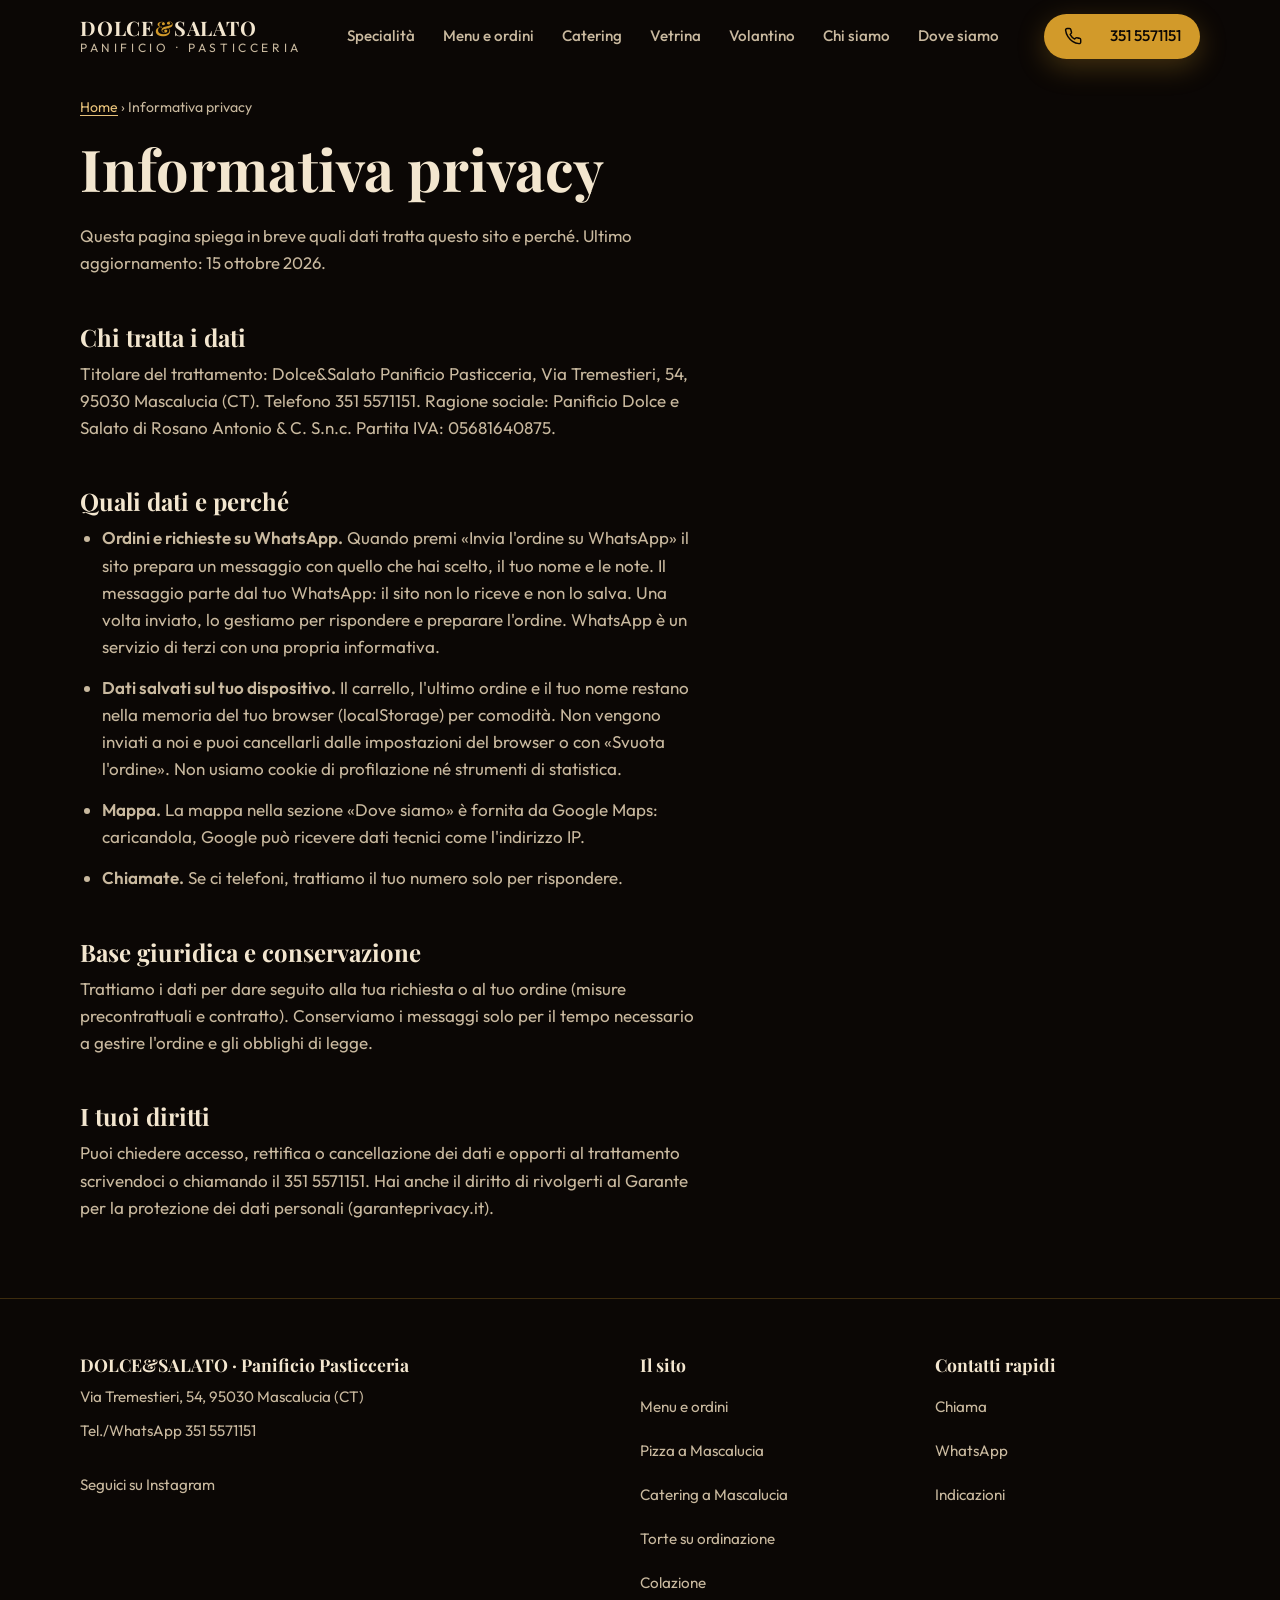
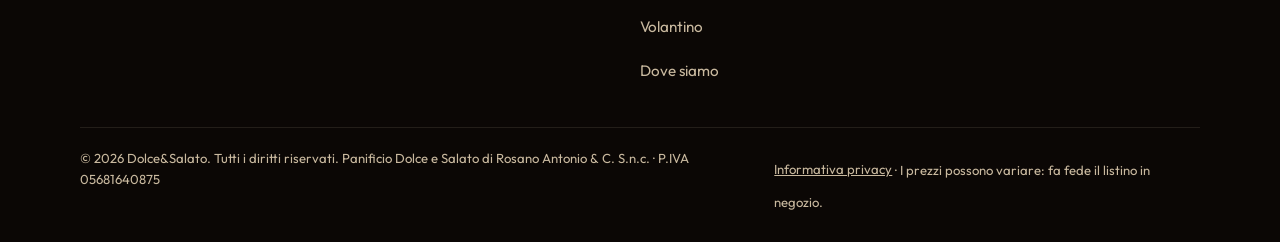
<file: privacy/index.html>
<!DOCTYPE html>
<html lang="it" class="no-js">
<head>
<meta charset="utf-8">
<meta name="viewport" content="width=device-width,initial-scale=1,viewport-fit=cover">
<title>Informativa privacy | Dolce&amp;Salato</title>
<meta name="description" content="Come trattiamo i dati quando ordini o ci contatti da questo sito: WhatsApp, Google Maps, dati salvati sul tuo dispositivo.">
<link rel="canonical" href="https://panificiodolcesalato.it/privacy/">
<meta name="robots" content="noindex,follow">
<meta name="theme-color" content="#0b0705"><meta name="color-scheme" content="dark">
<meta name="geo.region" content="IT-CT"><meta name="geo.placename" content="Mascalucia">
<meta property="og:type" content="website"><meta property="og:locale" content="it_IT">
<meta property="og:site_name" content="Dolce&amp;Salato Panificio Pasticceria">
<meta property="og:title" content="Informativa privacy | Dolce&amp;Salato"><meta property="og:description" content="Come trattiamo i dati quando ordini o ci contatti da questo sito: WhatsApp, Google Maps, dati salvati sul tuo dispositivo.">
<meta property="og:url" content="https://panificiodolcesalato.it/privacy/"><meta property="og:image" content="https://panificiodolcesalato.it/assets/img/og-image.jpg">
<meta property="og:image:width" content="1200"><meta property="og:image:height" content="630">
<meta property="og:image:alt" content="Insegna Dolce&amp;Salato Panificio Pasticceria con spighe di grano su fondo in legno scuro">
<meta name="twitter:card" content="summary_large_image"><meta name="twitter:title" content="Informativa privacy | Dolce&amp;Salato"><meta name="twitter:description" content="Come trattiamo i dati quando ordini o ci contatti da questo sito: WhatsApp, Google Maps, dati salvati sul tuo dispositivo."><meta name="twitter:image" content="https://panificiodolcesalato.it/assets/img/og-image.jpg">
<link rel="icon" href="../assets/img/icon-192.png" type="image/png"><link rel="apple-touch-icon" href="../assets/img/apple-touch-icon.png">
<link rel="manifest" href="../manifest.webmanifest">
<link rel="preload" as="font" type="font/woff2" crossorigin href="../assets/fonts/playfair-display-latin-700-normal.woff2"><link rel="preload" as="font" type="font/woff2" crossorigin href="../assets/fonts/outfit-latin-400-normal.woff2">
<link rel="stylesheet" href="../assets/css/style.css">
<script src="../assets/js/boot.js"></script>
<script type="application/ld+json">{"@context": "https://schema.org", "@graph": [{"@type": "WebPage", "@id": "https://panificiodolcesalato.it/privacy/#webpage", "url": "https://panificiodolcesalato.it/privacy/", "name": "Informativa privacy | Dolce&Salato", "inLanguage": "it-IT", "isPartOf": {"@id": "https://panificiodolcesalato.it/#website"}, "dateModified": "2026-10-15"}]}</script>
</head>
<body>
<a class="skip" href="#main">Vai al contenuto</a>
<header class="header">
 <div class="wrap">
  <a class="brand" href="../" aria-label="Dolce e Salato, torna in alto"><b>DOLCE<i>&amp;</i>SALATO</b><small>Panificio · Pasticceria</small></a>
  <nav class="nav" aria-label="Principale">
   <a href="../#specialita">Specialità</a><a href="../#menu">Menu e ordini</a><a href="../catering-rustici-mascalucia/">Catering</a><a href="../#galleria">Vetrina</a><a href="../#volantino">Volantino</a><a href="../#storia">Chi siamo</a><a href="../#dove">Dove siamo</a>
  </nav>
  <a class="btn btn--gold nav" style="min-height:44px;padding:.6em 1.2em" href="tel:+393515571151"><svg class="ico" viewBox="0 0 24 24" aria-hidden="true"><path d="M22 16.9v3a2 2 0 0 1-2.2 2 19.8 19.8 0 0 1-8.6-3.1 19.5 19.5 0 0 1-6-6A19.8 19.8 0 0 1 2.1 4.2 2 2 0 0 1 4.1 2h3a2 2 0 0 1 2 1.7c.1 1 .4 1.9.7 2.8a2 2 0 0 1-.5 2.1L8.1 9.9a16 16 0 0 0 6 6l1.3-1.3a2 2 0 0 1 2.1-.4c.9.3 1.8.6 2.8.7a2 2 0 0 1 1.7 2z"/></svg> 351 5571151</a>
  <button class="burger" id="burger" aria-label="Apri il menu" aria-expanded="false" aria-controls="drawer"><span></span></button>
 </div>
</header>
<div class="drawer" id="drawer" role="dialog" aria-modal="true" aria-label="Menu di navigazione">
 <div class="drawer__top"><span class="brand"><b>DOLCE<i>&amp;</i>SALATO</b><small>Panificio · Pasticceria</small></span><button class="burger" data-close aria-label="Chiudi il menu" style="font-size:1.2rem">✕</button></div>
 <nav aria-label="Menu mobile">
  <a href="../#specialita" data-close>Specialità</a><a href="../#menu" data-close>Menu e ordini</a><a href="../catering-rustici-mascalucia/" data-close>Catering</a><a href="../#galleria" data-close>Vetrina</a><a href="../#volantino" data-close>Volantino</a><a href="../#storia" data-close>Chi siamo</a><a href="../#dove" data-close>Dove siamo</a>
 </nav>
 <div class="drawer__cta">
  <a class="btn btn--wa" href="https://wa.me/393515571151" target="_blank" rel="noopener"><svg class="ico fill" viewBox="0 0 24 24" aria-hidden="true"><path d="M12 2a10 10 0 0 0-8.6 15.1L2 22l5-1.3A10 10 0 1 0 12 2zm0 18.2c-1.5 0-3-.4-4.2-1.200l-.3-.2-3 .8.8-2.9-.2-.3A8.2 8.2 0 1 1 12 20.200zm4.500-6.100c-.2-.1-1.500-.7-1.700-.8-.2-.1-.4-.1-.6.100l-.8 1c-.1.200-.3.200-.5.100-1.400-.7-2.300-1.200-3.200-2.800-.2-.4.200-.4.700-1.300.1-.200 0-.300 0-.500l-.8-1.800c-.2-.5-.4-.4-.6-.4h-.5c-.2 0-.5.100-.7.300-.2.300-.9.900-.9 2.200s.9 2.500 1.100 2.700c.1.200 1.800 2.800 4.400 3.900 1.600.7 2.200.7 3 .6.500-.1 1.500-.6 1.700-1.200.2-.6.200-1.100.2-1.200-.1-.1-.3-.2-.5-.3z"/></svg> Ordina su WhatsApp</a>
  <a class="btn btn--gold" href="tel:+393515571151"><svg class="ico" viewBox="0 0 24 24" aria-hidden="true"><path d="M22 16.9v3a2 2 0 0 1-2.2 2 19.8 19.8 0 0 1-8.6-3.1 19.5 19.5 0 0 1-6-6A19.8 19.8 0 0 1 2.1 4.2 2 2 0 0 1 4.1 2h3a2 2 0 0 1 2 1.7c.1 1 .4 1.9.7 2.8a2 2 0 0 1-.5 2.1L8.1 9.9a16 16 0 0 0 6 6l1.3-1.3a2 2 0 0 1 2.1-.4c.9.3 1.8.6 2.8.7a2 2 0 0 1 1.7 2z"/></svg> Chiama 351 5571151</a>
 </div>
</div>
<main id="main">
<nav class="crumbs wrap" aria-label="Percorso"><a href="../">Home</a> › <span aria-current="page">Informativa privacy</span></nav>
<section class="wrap page-hero privacy">
 <h1>Informativa privacy</h1>
 <p class="lead">Questa pagina spiega in breve quali dati tratta questo sito e perché. Ultimo aggiornamento: 15 ottobre 2026.</p>
 <h2>Chi tratta i dati</h2>
 <p>Titolare del trattamento: Dolce&amp;Salato Panificio Pasticceria, Via Tremestieri, 54, 95030 Mascalucia (CT). Telefono 351 5571151. Ragione sociale: Panificio Dolce e Salato di Rosano Antonio &amp; C. S.n.c. Partita IVA: 05681640875.</p>
 <h2>Quali dati e perché</h2>
 <ul>
  <li><b>Ordini e richieste su WhatsApp.</b> Quando premi «Invia l'ordine su WhatsApp» il sito prepara un messaggio con quello che hai scelto, il tuo nome e le note. Il messaggio parte dal tuo WhatsApp: il sito non lo riceve e non lo salva. Una volta inviato, lo gestiamo per rispondere e preparare l'ordine. WhatsApp è un servizio di terzi con una propria informativa.</li>
  <li><b>Dati salvati sul tuo dispositivo.</b> Il carrello, l'ultimo ordine e il tuo nome restano nella memoria del tuo browser (localStorage) per comodità. Non vengono inviati a noi e puoi cancellarli dalle impostazioni del browser o con «Svuota l'ordine». Non usiamo cookie di profilazione né strumenti di statistica.</li>
  <li><b>Mappa.</b> La mappa nella sezione «Dove siamo» è fornita da Google Maps: caricandola, Google può ricevere dati tecnici come l'indirizzo IP.</li>
  <li><b>Chiamate.</b> Se ci telefoni, trattiamo il tuo numero solo per rispondere.</li>
 </ul>
 <h2>Base giuridica e conservazione</h2>
 <p>Trattiamo i dati per dare seguito alla tua richiesta o al tuo ordine (misure precontrattuali e contratto). Conserviamo i messaggi solo per il tempo necessario a gestire l'ordine e gli obblighi di legge.</p>
 <h2>I tuoi diritti</h2>
 <p>Puoi chiedere accesso, rettifica o cancellazione dei dati e opporti al trattamento scrivendoci o chiamando il 351 5571151. Hai anche il diritto di rivolgerti al Garante per la protezione dei dati personali (garanteprivacy.it).</p>
</section>
</main>
<footer class="footer">
 <div class="wrap">
  <div class="footer__grid">
   <div><h3>DOLCE&amp;SALATO · Panificio Pasticceria</h3><address style="font-style:normal">Via Tremestieri, 54, 95030 Mascalucia (CT)<br>Tel./WhatsApp <a href="tel:+393515571151">351 5571151</a></address><p style="margin-top:10px"><a href="https://www.instagram.com/panificiodolcesalato_/" target="_blank" rel="noopener">Seguici su Instagram</a></p></div>
   <div><h3>Il sito</h3><ul><li><a href="../#menu">Menu e ordini</a></li><li><a href="../pizza-mascalucia/">Pizza a Mascalucia</a></li><li><a href="../catering-rustici-mascalucia/">Catering a Mascalucia</a></li><li><a href="../torte-su-ordinazione-mascalucia/">Torte su ordinazione</a></li><li><a href="../colazione-mascalucia/">Colazione</a></li><li><a href="../#volantino">Volantino</a></li><li><a href="../#dove">Dove siamo</a></li></ul></div>
   <div><h3>Contatti rapidi</h3><ul><li><a href="tel:+393515571151">Chiama</a></li><li><a href="https://wa.me/393515571151" target="_blank" rel="noopener">WhatsApp</a></li><li><a href="https://www.google.com/maps/dir/?api=1&amp;destination=Via+Tremestieri+54+Mascalucia+CT" target="_blank" rel="noopener">Indicazioni</a></li></ul></div>
  </div>
  <div class="legal"><span>© <span id="year">2026</span> Dolce&amp;Salato. Tutti i diritti riservati. Panificio Dolce e Salato di Rosano Antonio &amp; C. S.n.c. · P.IVA 05681640875</span><span><a href="../privacy/" style="text-decoration:underline">Informativa privacy</a> · I prezzi possono variare: fa fede il listino in negozio.</span></div>
 </div>
</footer>
<div class="sr" role="status" id="cart-live"></div>
<div class="cartbar" id="cartbar" hidden>
 <button type="button" class="cartbar__btn" id="cart-open" aria-haspopup="dialog">
  <span class="cartbar__count" id="cart-count">0</span>
  <span class="cartbar__txt"><b>Il tuo ordine</b><small id="cart-total">€ 0,00</small></span>
  <span class="cartbar__go">Rivedi e invia →</span>
 </button>
</div>
<dialog id="order-dialog" aria-labelledby="od-title">
 <form id="order-form" method="dialog">
  <div class="od__head"><h2 id="od-title">Il tuo ordine</h2><button type="button" class="od__x" id="od-close" aria-label="Chiudi">✕</button></div>
  <ul class="od__lines" id="od-lines"></ul>
  <p class="od__total">Totale stimato <b id="od-total">€ 0,00</b></p>
  <p class="od__hint">I prezzi al kg e quelli «da» sono una stima. Il conto preciso lo fai al banco, quando ritiri.</p>
  <div class="od__sugg" id="od-sugg" hidden></div>
  <label>Il tuo nome<input name="nome" required autocomplete="given-name" enterkeyhint="next"></label>
  <label>Quando passi a ritirare?<input name="quando" placeholder="es. oggi alle 13:00" enterkeyhint="next"></label>
  <div class="chipsq" role="group" aria-label="Orari rapidi"><button type="button" class="chipq">Oggi a pranzo</button><button type="button" class="chipq">Oggi a cena</button><button type="button" class="chipq">Domani mattina</button></div>
  <label id="impasto-wrap" hidden>Impasto speciale per le pizze (prenota 24 ore prima)<select name="impasto"><option value="">Impasto normale</option><option>Integrale</option><option>Kamut</option><option>9 cereali</option><option>Grano saraceno</option><option>Timilia</option><option>Segale</option><option>Azzimo</option><option>Altra farina: la scrivo nelle note</option></select></label>
  <label>Note, allergie, pizza in pala o pane condito da comporre<input name="note" enterkeyhint="send"></label>
  <button class="btn btn--wa btn--block" type="submit"><svg class="ico fill" viewBox="0 0 24 24" aria-hidden="true"><path d="M12 2a10 10 0 0 0-8.6 15.1L2 22l5-1.3A10 10 0 1 0 12 2zm0 18.2c-1.5 0-3-.4-4.2-1.200l-.3-.2-3 .8.8-2.9-.2-.3A8.2 8.2 0 1 1 12 20.200zm4.500-6.100c-.2-.1-1.500-.7-1.700-.8-.2-.1-.4-.1-.6.100l-.8 1c-.1.200-.3.200-.5.100-1.400-.7-2.300-1.200-3.200-2.800-.2-.4.200-.4.700-1.300.1-.200 0-.300 0-.500l-.8-1.800c-.2-.5-.4-.4-.6-.4h-.5c-.2 0-.5.100-.7.300-.2.300-.9.900-.9 2.200s.9 2.500 1.100 2.700c.1.200 1.800 2.800 4.400 3.900 1.600.7 2.200.7 3 .6.500-.1 1.500-.6 1.700-1.200.2-.6.200-1.100.2-1.200-.1-.1-.3-.2-.5-.3z"/></svg> Invia l'ordine su WhatsApp</button>
  <button class="btn btn--line btn--block" type="button" id="od-clear">Svuota l'ordine</button>
  <p class="od__hint" id="od-status" role="status" style="text-align:center"></p>
  <p class="od__hint" style="text-align:center">Preferisci la voce? <a href="tel:+393515571151" style="color:var(--gold);text-decoration:underline">Chiama il 351 5571151</a>. Si apre WhatsApp con il messaggio già scritto. Rileggilo e premi invia. Non salviamo i tuoi dati.</p>
 </form>
</dialog>
<nav class="bar" aria-label="Azioni rapide">
 <a class="main" href="../#menu"><svg class="ico" viewBox="0 0 24 24" aria-hidden="true"><path d="M20 21v-8a2 2 0 0 0-2-2H6a2 2 0 0 0-2 2v8"/><path d="M4 16s.5-1 2-1 2.5 2 4 2 2.5-2 4-2 2.5 2 4 2 2-1 2-1"/><path d="M2 21h20M7 8v3M12 8v3M17 8v3M7 4h.01M12 4h.01M17 4h.01"/></svg>Ordina</a>
 <a href="tel:+393515571151"><svg class="ico" viewBox="0 0 24 24" aria-hidden="true"><path d="M22 16.9v3a2 2 0 0 1-2.2 2 19.8 19.8 0 0 1-8.6-3.1 19.5 19.5 0 0 1-6-6A19.8 19.8 0 0 1 2.1 4.2 2 2 0 0 1 4.1 2h3a2 2 0 0 1 2 1.7c.1 1 .4 1.9.7 2.8a2 2 0 0 1-.5 2.1L8.1 9.9a16 16 0 0 0 6 6l1.3-1.3a2 2 0 0 1 2.1-.4c.9.3 1.8.6 2.8.7a2 2 0 0 1 1.7 2z"/></svg>Chiama</a>
 <a class="wa" href="https://wa.me/393515571151" target="_blank" rel="noopener"><svg class="ico fill" viewBox="0 0 24 24" aria-hidden="true"><path d="M12 2a10 10 0 0 0-8.6 15.1L2 22l5-1.3A10 10 0 1 0 12 2zm0 18.2c-1.5 0-3-.4-4.2-1.200l-.3-.2-3 .8.8-2.9-.2-.3A8.2 8.2 0 1 1 12 20.200zm4.500-6.100c-.2-.1-1.500-.7-1.700-.8-.2-.1-.4-.1-.6.100l-.8 1c-.1.200-.3.200-.5.100-1.400-.7-2.300-1.200-3.200-2.800-.2-.4.200-.4.700-1.300.1-.200 0-.300 0-.500l-.8-1.800c-.2-.5-.4-.4-.6-.4h-.5c-.2 0-.5.100-.7.300-.2.300-.9.900-.9 2.200s.9 2.500 1.100 2.700c.1.200 1.800 2.800 4.400 3.900 1.600.7 2.200.7 3 .6.500-.1 1.500-.6 1.700-1.200.2-.6.200-1.100.2-1.200-.1-.1-.3-.2-.5-.3z"/></svg>WhatsApp</a>
 <a href="https://www.google.com/maps/dir/?api=1&amp;destination=Via+Tremestieri+54+Mascalucia+CT" target="_blank" rel="noopener" aria-label="Indicazioni stradali"><svg class="ico" viewBox="0 0 24 24" aria-hidden="true"><path d="M20 10c0 6-8 12-8 12S4 16 4 10a8 8 0 1 1 16 0z"/><circle cx="12" cy="10" r="3"/></svg>Dove</a>
</nav>
<script src="../assets/js/main.js" defer></script>
</body>
</html>
</file>
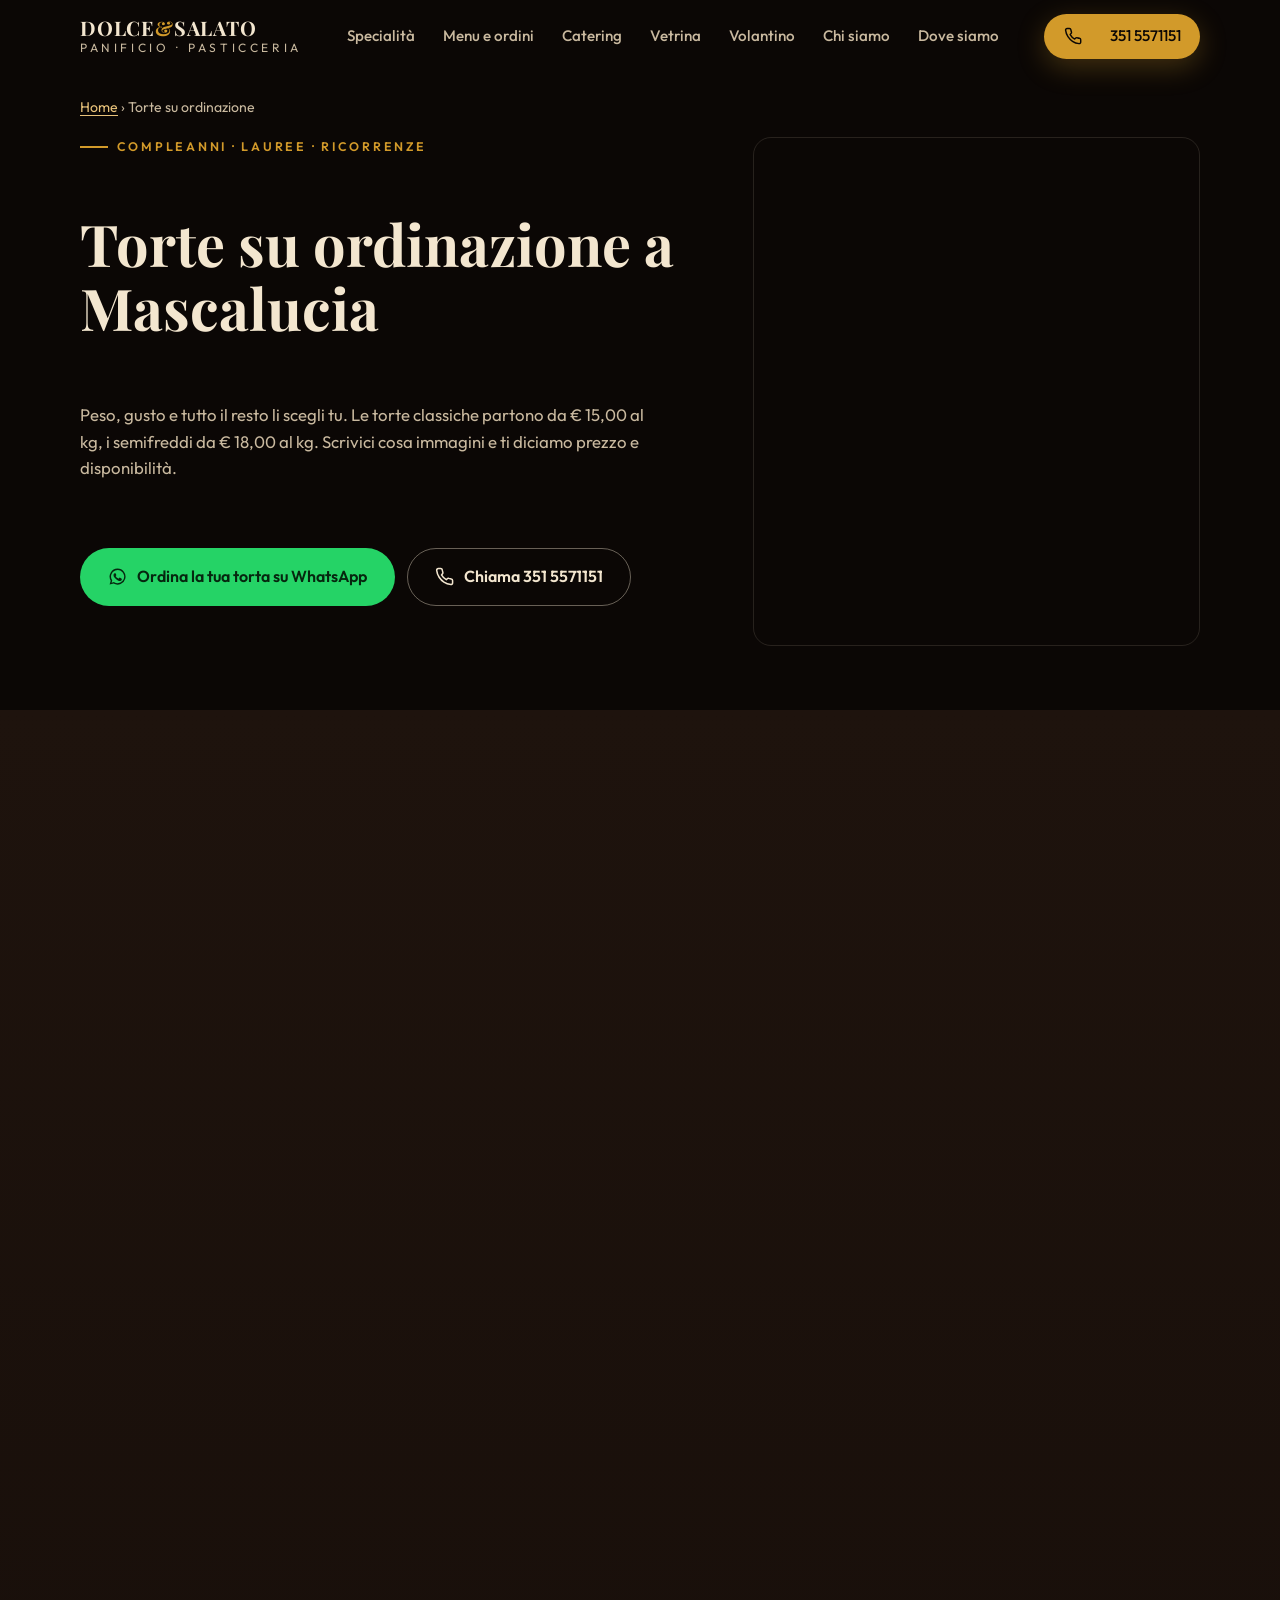
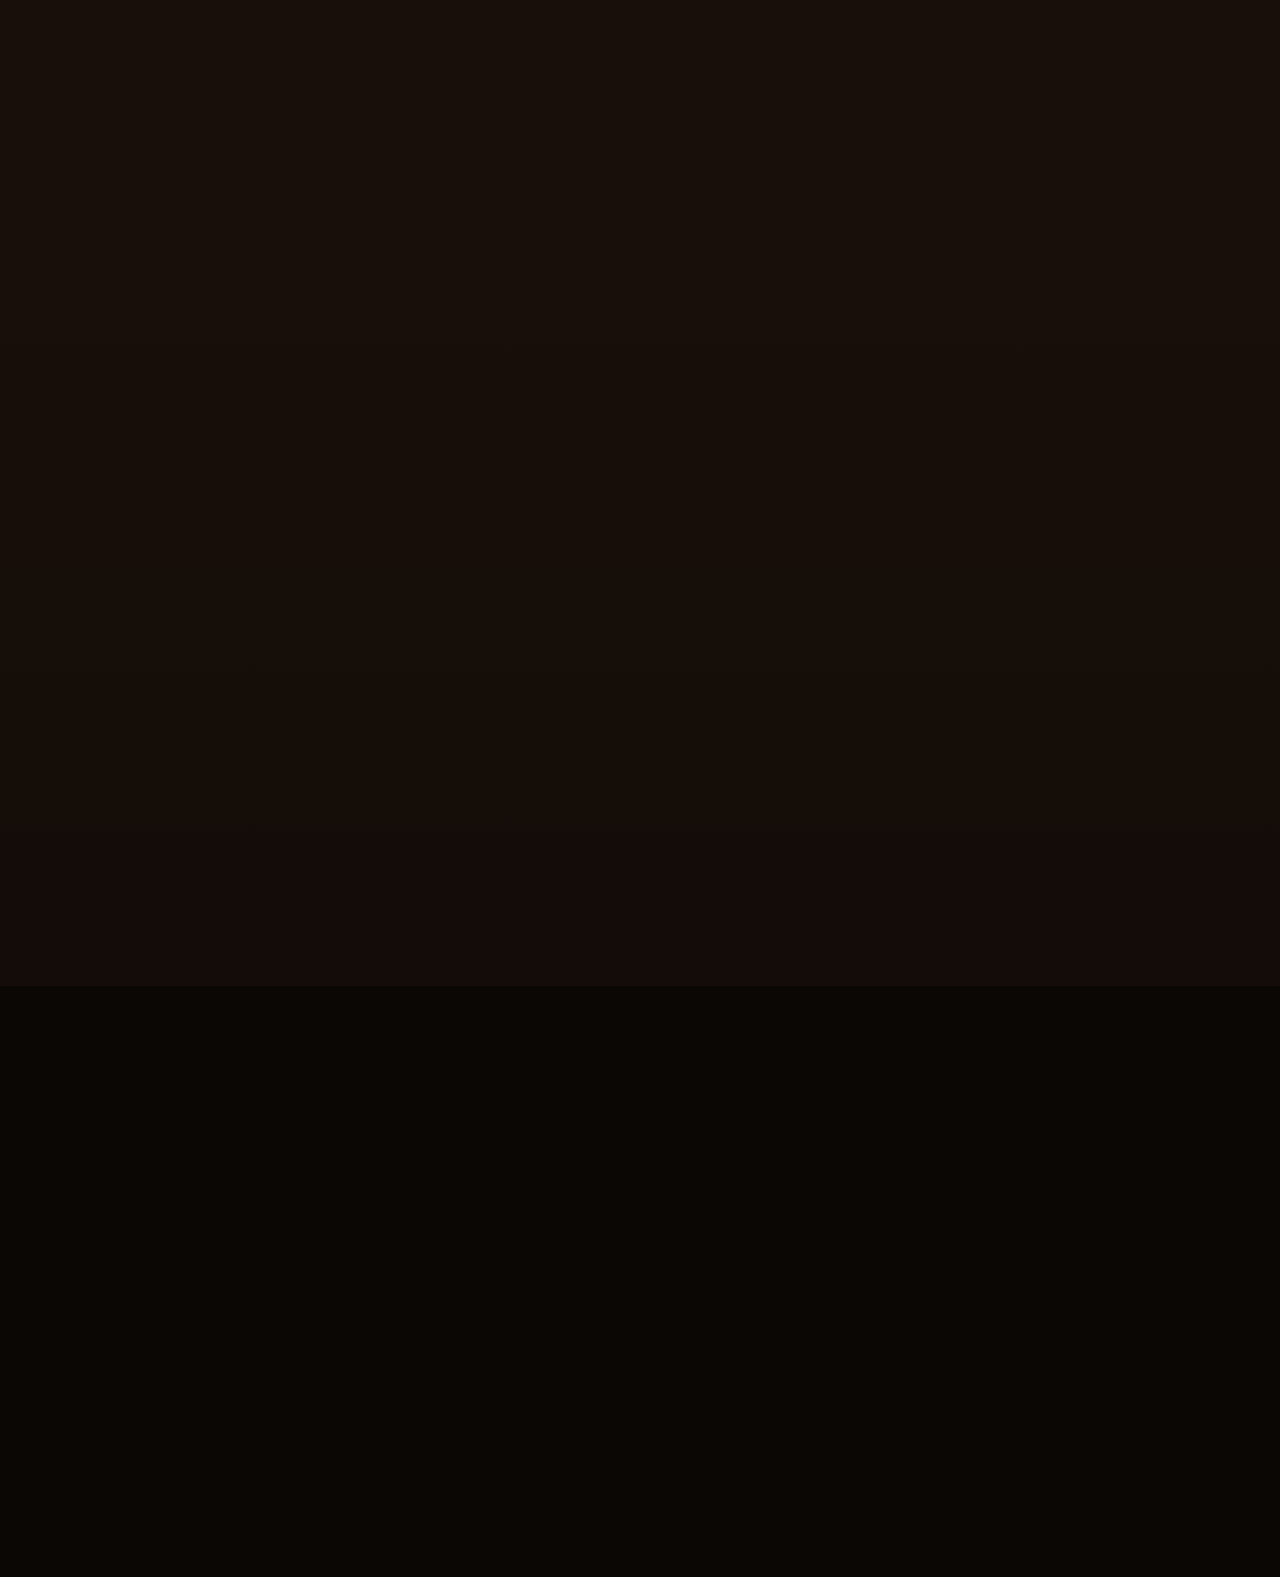
<file: torte-su-ordinazione-mascalucia/index.html>
<!DOCTYPE html>
<html lang="it" class="no-js">
<head>
<meta charset="utf-8">
<meta name="viewport" content="width=device-width,initial-scale=1,viewport-fit=cover">
<title>Torte su ordinazione a Mascalucia | Dolce&amp;Salato</title>
<meta name="description" content="Torte su ordinazione a Mascalucia: peso, gusto e decorazione li scegli tu. Torte da € 15/kg, semifreddi da € 18/kg. Ordina su WhatsApp o chiama.">
<link rel="canonical" href="https://panificiodolcesalato.it/torte-su-ordinazione-mascalucia/">
<meta name="robots" content="index,follow,max-image-preview:large">
<meta name="theme-color" content="#0b0705"><meta name="color-scheme" content="dark">
<meta name="geo.region" content="IT-CT"><meta name="geo.placename" content="Mascalucia">
<meta property="og:type" content="website"><meta property="og:locale" content="it_IT">
<meta property="og:site_name" content="Dolce&amp;Salato Panificio Pasticceria">
<meta property="og:title" content="Torte su ordinazione a Mascalucia | Dolce&amp;Salato"><meta property="og:description" content="Torte su ordinazione a Mascalucia: peso, gusto e decorazione li scegli tu. Torte da € 15/kg, semifreddi da € 18/kg. Ordina su WhatsApp o chiama.">
<meta property="og:url" content="https://panificiodolcesalato.it/torte-su-ordinazione-mascalucia/"><meta property="og:image" content="https://panificiodolcesalato.it/assets/img/og-image.jpg">
<meta property="og:image:width" content="1200"><meta property="og:image:height" content="630">
<meta property="og:image:alt" content="Insegna Dolce&amp;Salato Panificio Pasticceria con spighe di grano su fondo in legno scuro">
<meta name="twitter:card" content="summary_large_image"><meta name="twitter:title" content="Torte su ordinazione a Mascalucia | Dolce&amp;Salato"><meta name="twitter:description" content="Torte su ordinazione a Mascalucia: peso, gusto e decorazione li scegli tu. Torte da € 15/kg, semifreddi da € 18/kg. Ordina su WhatsApp o chiama."><meta name="twitter:image" content="https://panificiodolcesalato.it/assets/img/og-image.jpg">
<link rel="icon" href="../assets/img/icon-192.png" type="image/png"><link rel="apple-touch-icon" href="../assets/img/apple-touch-icon.png">
<link rel="manifest" href="../manifest.webmanifest">
<link rel="preload" as="font" type="font/woff2" crossorigin href="../assets/fonts/playfair-display-latin-700-normal.woff2"><link rel="preload" as="font" type="font/woff2" crossorigin href="../assets/fonts/outfit-latin-400-normal.woff2">
<link rel="stylesheet" href="../assets/css/style.css">
<script src="../assets/js/boot.js"></script>
<script type="application/ld+json">{"@context": "https://schema.org", "@graph": [{"@type": "Bakery", "@id": "https://panificiodolcesalato.it/#bakery", "name": "Dolce&Salato Panificio Pasticceria", "legalName": "Panificio Dolce e Salato di Rosano Antonio & C. S.n.c.", "vatID": "IT05681640875", "url": "https://panificiodolcesalato.it/", "telephone": "+393515571151", "address": {"@type": "PostalAddress", "streetAddress": "Via Tremestieri, 54", "addressLocality": "Mascalucia", "postalCode": "95030", "addressRegion": "CT", "addressCountry": "IT"}}, {"@type": "WebSite", "@id": "https://panificiodolcesalato.it/#website", "url": "https://panificiodolcesalato.it/", "name": "Dolce&Salato Panificio Pasticceria", "inLanguage": "it-IT"}, {"@type": "WebPage", "@id": "https://panificiodolcesalato.it/torte-su-ordinazione-mascalucia/#webpage", "url": "https://panificiodolcesalato.it/torte-su-ordinazione-mascalucia/", "name": "Torte su ordinazione a Mascalucia | Dolce&Salato", "description": "Torte su ordinazione a Mascalucia: peso, gusto e decorazione li scegli tu. Torte da € 15/kg, semifreddi da € 18/kg. Ordina su WhatsApp o chiama.", "inLanguage": "it-IT", "dateModified": "2026-10-17", "isPartOf": {"@id": "https://panificiodolcesalato.it/#website"}, "about": {"@id": "https://panificiodolcesalato.it/#bakery"}, "breadcrumb": {"@id": "https://panificiodolcesalato.it/torte-su-ordinazione-mascalucia/#breadcrumb"}}, {"@type": "BreadcrumbList", "@id": "https://panificiodolcesalato.it/torte-su-ordinazione-mascalucia/#breadcrumb", "itemListElement": [{"@type": "ListItem", "position": 1, "name": "Home", "item": "https://panificiodolcesalato.it/"}, {"@type": "ListItem", "position": 2, "name": "Torte su ordinazione", "item": "https://panificiodolcesalato.it/torte-su-ordinazione-mascalucia/"}]}, {"@type": "FAQPage", "@id": "https://panificiodolcesalato.it/torte-su-ordinazione-mascalucia/#faq", "isPartOf": {"@id": "https://panificiodolcesalato.it/torte-su-ordinazione-mascalucia/#webpage"}, "mainEntity": [{"@type": "Question", "name": "Quanto costa una torta su ordinazione?", "acceptedAnswer": {"@type": "Answer", "text": "Le torte classiche partono da € 15,00 al kg e i semifreddi da € 18,00 al kg. Il prezzo finale dipende dal peso e da ciò che scegli."}}, {"@type": "Question", "name": "Posso scegliere gusto e peso?", "acceptedAnswer": {"@type": "Answer", "text": "Sì: peso, gusto e tutto il resto li decidi tu. Scrivici cosa vuoi."}}, {"@type": "Question", "name": "Come ordino una torta?", "acceptedAnswer": {"@type": "Answer", "text": "Chiama o scrivi su WhatsApp al 351 5571151 dicendo per quando serve, quanti siete e cosa ti piacerebbe. Ti confermiamo disponibilità e prezzo."}}, {"@type": "Question", "name": "Fate anche pasticceria mignon per la festa?", "acceptedAnswer": {"@type": "Answer", "text": "Sì, la pasticceria mignon di nostra produzione costa € 14,00 al kg. Insieme alla torta puoi ordinare anche rustici mignon: guarda la pagina del catering."}}, {"@type": "Question", "name": "Dove ritiro la torta?", "acceptedAnswer": {"@type": "Answer", "text": "In negozio, in Via Tremestieri 54 a Mascalucia, all'orario che concordiamo."}}]}, {"@type": "Service", "@id": "https://panificiodolcesalato.it/torte-su-ordinazione-mascalucia/#service", "name": "Torte su ordinazione", "serviceType": "Pasticceria su ordinazione", "provider": {"@id": "https://panificiodolcesalato.it/#bakery"}, "areaServed": [{"@type": "City", "name": "Mascalucia"}], "offers": [{"@type": "Offer", "priceCurrency": "EUR", "priceSpecification": {"@type": "UnitPriceSpecification", "priceCurrency": "EUR", "unitCode": "KGM", "minPrice": "15.00"}, "name": "Torte classiche"}, {"@type": "Offer", "priceCurrency": "EUR", "priceSpecification": {"@type": "UnitPriceSpecification", "priceCurrency": "EUR", "unitCode": "KGM", "minPrice": "18.00"}, "name": "Semifreddi"}, {"@type": "Offer", "priceCurrency": "EUR", "priceSpecification": {"@type": "UnitPriceSpecification", "priceCurrency": "EUR", "unitCode": "KGM", "price": "14.00"}, "name": "Pasticceria mignon di nostra produzione"}]}]}</script>
</head>
<body>
<a class="skip" href="#main">Vai al contenuto</a>
<header class="header">
 <div class="wrap">
  <a class="brand" href="../" aria-label="Dolce e Salato, torna in alto"><b>DOLCE<i>&amp;</i>SALATO</b><small>Panificio · Pasticceria</small></a>
  <nav class="nav" aria-label="Principale">
   <a href="../#specialita">Specialità</a><a href="../#menu">Menu e ordini</a><a href="../catering-rustici-mascalucia/">Catering</a><a href="../#galleria">Vetrina</a><a href="../#volantino">Volantino</a><a href="../#storia">Chi siamo</a><a href="../#dove">Dove siamo</a>
  </nav>
  <a class="btn btn--gold nav" style="min-height:44px;padding:.6em 1.2em" href="tel:+393515571151"><svg class="ico" viewBox="0 0 24 24" aria-hidden="true"><path d="M22 16.9v3a2 2 0 0 1-2.2 2 19.8 19.8 0 0 1-8.6-3.1 19.5 19.5 0 0 1-6-6A19.8 19.8 0 0 1 2.1 4.2 2 2 0 0 1 4.1 2h3a2 2 0 0 1 2 1.7c.1 1 .4 1.9.7 2.8a2 2 0 0 1-.5 2.1L8.1 9.9a16 16 0 0 0 6 6l1.3-1.3a2 2 0 0 1 2.1-.4c.9.3 1.8.6 2.8.7a2 2 0 0 1 1.7 2z"/></svg> 351 5571151</a>
  <button class="burger" id="burger" aria-label="Apri il menu" aria-expanded="false" aria-controls="drawer"><span></span></button>
 </div>
</header>
<div class="drawer" id="drawer" role="dialog" aria-modal="true" aria-label="Menu di navigazione">
 <div class="drawer__top"><span class="brand"><b>DOLCE<i>&amp;</i>SALATO</b><small>Panificio · Pasticceria</small></span><button class="burger" data-close aria-label="Chiudi il menu" style="font-size:1.2rem">✕</button></div>
 <nav aria-label="Menu mobile">
  <a href="../#specialita" data-close>Specialità</a><a href="../#menu" data-close>Menu e ordini</a><a href="../catering-rustici-mascalucia/" data-close>Catering</a><a href="../#galleria" data-close>Vetrina</a><a href="../#volantino" data-close>Volantino</a><a href="../#storia" data-close>Chi siamo</a><a href="../#dove" data-close>Dove siamo</a>
 </nav>
 <div class="drawer__cta">
  <a class="btn btn--wa" href="https://wa.me/393515571151" target="_blank" rel="noopener"><svg class="ico fill" viewBox="0 0 24 24" aria-hidden="true"><path d="M12 2a10 10 0 0 0-8.6 15.1L2 22l5-1.3A10 10 0 1 0 12 2zm0 18.2c-1.5 0-3-.4-4.2-1.200l-.3-.2-3 .8.8-2.9-.2-.3A8.2 8.2 0 1 1 12 20.200zm4.500-6.100c-.2-.1-1.500-.7-1.700-.8-.2-.1-.4-.1-.6.100l-.8 1c-.1.200-.3.200-.5.100-1.400-.7-2.300-1.200-3.200-2.800-.2-.4.200-.4.700-1.300.1-.200 0-.300 0-.500l-.8-1.800c-.2-.5-.4-.4-.6-.4h-.5c-.2 0-.5.100-.7.300-.2.300-.9.900-.9 2.200s.9 2.500 1.100 2.700c.1.200 1.800 2.800 4.400 3.900 1.600.7 2.200.7 3 .6.500-.1 1.500-.6 1.700-1.200.2-.6.200-1.100.2-1.200-.1-.1-.3-.2-.5-.3z"/></svg> Ordina su WhatsApp</a>
  <a class="btn btn--gold" href="tel:+393515571151"><svg class="ico" viewBox="0 0 24 24" aria-hidden="true"><path d="M22 16.9v3a2 2 0 0 1-2.2 2 19.8 19.8 0 0 1-8.6-3.1 19.5 19.5 0 0 1-6-6A19.8 19.8 0 0 1 2.1 4.2 2 2 0 0 1 4.1 2h3a2 2 0 0 1 2 1.7c.1 1 .4 1.9.7 2.8a2 2 0 0 1-.5 2.1L8.1 9.9a16 16 0 0 0 6 6l1.3-1.3a2 2 0 0 1 2.1-.4c.9.3 1.8.6 2.8.7a2 2 0 0 1 1.7 2z"/></svg> Chiama 351 5571151</a>
 </div>
</div>
<main id="main">
<nav class="crumbs wrap" aria-label="Percorso"><a href="../">Home</a> › <span aria-current="page">Torte su ordinazione</span></nav>
<section class="wrap page-hero">
 <span class="eyebrow">Compleanni · Lauree · Ricorrenze</span>
 <h1>Torte su ordinazione a Mascalucia</h1>
 <p class="lead">Peso, gusto e tutto il resto li scegli tu. Le torte classiche partono da € 15,00 al kg, i semifreddi da € 18,00 al kg. Scrivici cosa immagini e ti diciamo prezzo e disponibilità.</p>
 <div class="cta-row"><a class="btn btn--wa" href="https://wa.me/393515571151?text=Ciao%20Dolce%26Salato%21%20Vorrei%20ordinare%20una%20torta.%20Peso%3A%20...%20Gusto%3A%20...%20Per%20il%20giorno%3A%20..." target="_blank" rel="noopener"><svg class="ico fill" viewBox="0 0 24 24" aria-hidden="true"><path d="M12 2a10 10 0 0 0-8.6 15.1L2 22l5-1.3A10 10 0 1 0 12 2zm0 18.2c-1.5 0-3-.4-4.2-1.200l-.3-.2-3 .8.8-2.9-.2-.3A8.2 8.2 0 1 1 12 20.200zm4.500-6.100c-.2-.1-1.500-.7-1.700-.8-.2-.1-.4-.1-.6.100l-.8 1c-.1.200-.3.200-.5.100-1.400-.7-2.300-1.200-3.200-2.800-.2-.4.200-.4.700-1.300.1-.200 0-.300 0-.500l-.8-1.800c-.2-.5-.4-.4-.6-.4h-.5c-.2 0-.5.100-.7.300-.2.300-.9.900-.9 2.200s.9 2.500 1.100 2.700c.1.200 1.800 2.800 4.400 3.900 1.600.7 2.200.7 3 .6.500-.1 1.500-.6 1.700-1.200.2-.6.200-1.100.2-1.200-.1-.1-.3-.2-.5-.3z"/></svg> Ordina la tua torta su WhatsApp</a><a class="btn btn--line" href="tel:+393515571151"><svg class="ico" viewBox="0 0 24 24" aria-hidden="true"><path d="M22 16.9v3a2 2 0 0 1-2.2 2 19.8 19.8 0 0 1-8.6-3.1 19.5 19.5 0 0 1-6-6A19.8 19.8 0 0 1 2.1 4.2 2 2 0 0 1 4.1 2h3a2 2 0 0 1 2 1.7c.1 1 .4 1.9.7 2.8a2 2 0 0 1-.5 2.1L8.1 9.9a16 16 0 0 0 6 6l1.3-1.3a2 2 0 0 1 2.1-.4c.9.3 1.8.6 2.8.7a2 2 0 0 1 1.7 2z"/></svg> Chiama 351 5571151</a></div>
 <img class="page-photo" src="../assets/img/foto/torta-pistacchio.webp" alt="Torta al pistacchio nella vetrina di Dolce&amp;Salato a Mascalucia" width="386" height="440" fetchpriority="high" decoding="async">
</section>

<section class="section section--brown">
 <div class="wrap prose">
  <h2>Come funziona</h2>
  <ol class="steps"><li><span><b>Scegli</b> peso, gusto e come la vuoi.</span></li><li><span><b>Scrivici o chiama</b> dicendo per quando serve.</span></li><li><span><b>Ritira</b> in negozio, in Via Tremestieri 54, all'orario concordato.</span></li></ol>
  <h2>Prezzi</h2>
  <ul class="menu-list cols"><li class="item" data-id="ps-pasticceria-mignon-di-nostra-produzione" data-name="Pasticceria mignon di nostra produzione" data-price="14.00" data-unit="kg" data-from="0"><h3>Pasticceria mignon di nostra produzione</h3><span class="price">€ 14,00<small>al kg</small></span></li><li class="item" data-id="ps-torte-classiche" data-name="Torte classiche" data-price="15.00" data-unit="kg" data-from="1"><h3>Torte classiche</h3><span class="price">€ 15,00<small>a partire da · al kg</small></span></li><li class="item" data-id="ps-semifreddi" data-name="Semifreddi" data-price="18.00" data-unit="kg" data-from="1"><h3>Semifreddi</h3><span class="price">€ 18,00<small>a partire da · al kg</small></span></li></ul>
  <p class="note"><b>Per la festa:</b> aggiungi pasticceria mignon e rustici. Guarda il <a href="../catering-rustici-mascalucia/" style="color:var(--gold);text-decoration:underline">catering di rustici e dolci mignon</a>: ci dici per quante persone e ti facciamo la proposta.</p>
  <div class="cta-row"><a class="btn btn--wa" href="https://wa.me/393515571151?text=Ciao%20Dolce%26Salato%21%20Vorrei%20ordinare%20una%20torta.%20Peso%3A%20...%20Gusto%3A%20...%20Per%20il%20giorno%3A%20..." target="_blank" rel="noopener"><svg class="ico fill" viewBox="0 0 24 24" aria-hidden="true"><path d="M12 2a10 10 0 0 0-8.6 15.1L2 22l5-1.3A10 10 0 1 0 12 2zm0 18.2c-1.5 0-3-.4-4.2-1.200l-.3-.2-3 .8.8-2.9-.2-.3A8.2 8.2 0 1 1 12 20.200zm4.500-6.100c-.2-.1-1.500-.7-1.700-.8-.2-.1-.4-.1-.6.100l-.8 1c-.1.200-.3.200-.5.100-1.400-.7-2.300-1.200-3.200-2.800-.2-.4.200-.4.700-1.300.1-.200 0-.300 0-.500l-.8-1.800c-.2-.5-.4-.4-.6-.4h-.5c-.2 0-.5.100-.7.300-.2.300-.9.900-.9 2.200s.9 2.500 1.100 2.700c.1.200 1.800 2.800 4.400 3.900 1.600.7 2.200.7 3 .6.500-.1 1.500-.6 1.700-1.200.2-.6.200-1.100.2-1.200-.1-.1-.3-.2-.5-.3z"/></svg> Ordina la tua torta su WhatsApp</a></div>
 </div>
</section>

<section class="section">
 <div class="wrap" style="max-width:820px">
  <div class="head"><h2>Domande sulle torte</h2></div>
  <div class="faq"><details><summary>Quanto costa una torta su ordinazione?</summary><p>Le torte classiche partono da € 15,00 al kg e i semifreddi da € 18,00 al kg. Il prezzo finale dipende dal peso e da ciò che scegli.</p></details><details><summary>Posso scegliere gusto e peso?</summary><p>Sì: peso, gusto e tutto il resto li decidi tu. Scrivici cosa vuoi.</p></details><details><summary>Come ordino una torta?</summary><p>Chiama o scrivi su WhatsApp al 351 5571151 dicendo per quando serve, quanti siete e cosa ti piacerebbe. Ti confermiamo disponibilità e prezzo.</p></details><details><summary>Fate anche pasticceria mignon per la festa?</summary><p>Sì, la pasticceria mignon di nostra produzione costa € 14,00 al kg. Insieme alla torta puoi ordinare anche rustici mignon: guarda la pagina del catering.</p></details><details><summary>Dove ritiro la torta?</summary><p>In negozio, in Via Tremestieri 54 a Mascalucia, all&#x27;orario che concordiamo.</p></details></div>
 </div>
</section>

<section class="section section--brown">
 <div class="wrap">
  <h2>Ti serve altro?</h2>
  <p class="lead">Siamo in Via Tremestieri, 54, 95030 Mascalucia (CT). Aperti lun–sab 6:30–21:30 e domenica 6:30–13:30.</p>
  <div class="related">
 <a href="../pizza-mascalucia/">Pizza a Mascalucia: rotonda, teglia e pala</a>
 <a href="../catering-rustici-mascalucia/">Catering di rustici e dolci mignon a Mascalucia</a>
 <a href="../torte-su-ordinazione-mascalucia/">Torte su ordinazione a Mascalucia</a>
 <a href="../colazione-mascalucia/">Colazione a Mascalucia dalle 6:30</a>
 <a href="../#menu">Tutto il menu e i prezzi</a>
 <a href="../#dove">Dove siamo e orari</a>
</div>
 </div>
</section>
</main>
<footer class="footer">
 <div class="wrap">
  <div class="footer__grid">
   <div><h3>DOLCE&amp;SALATO · Panificio Pasticceria</h3><address style="font-style:normal">Via Tremestieri, 54, 95030 Mascalucia (CT)<br>Tel./WhatsApp <a href="tel:+393515571151">351 5571151</a></address><p style="margin-top:10px"><a href="https://www.instagram.com/panificiodolcesalato_/" target="_blank" rel="noopener">Seguici su Instagram</a></p></div>
   <div><h3>Il sito</h3><ul><li><a href="../#menu">Menu e ordini</a></li><li><a href="../pizza-mascalucia/">Pizza a Mascalucia</a></li><li><a href="../catering-rustici-mascalucia/">Catering a Mascalucia</a></li><li><a href="../torte-su-ordinazione-mascalucia/">Torte su ordinazione</a></li><li><a href="../colazione-mascalucia/">Colazione</a></li><li><a href="../#volantino">Volantino</a></li><li><a href="../#dove">Dove siamo</a></li></ul></div>
   <div><h3>Contatti rapidi</h3><ul><li><a href="tel:+393515571151">Chiama</a></li><li><a href="https://wa.me/393515571151" target="_blank" rel="noopener">WhatsApp</a></li><li><a href="https://www.google.com/maps/dir/?api=1&amp;destination=Via+Tremestieri+54+Mascalucia+CT" target="_blank" rel="noopener">Indicazioni</a></li></ul></div>
  </div>
  <div class="legal"><span>© <span id="year">2026</span> Dolce&amp;Salato. Tutti i diritti riservati. Panificio Dolce e Salato di Rosano Antonio &amp; C. S.n.c. · P.IVA 05681640875</span><span><a href="../privacy/" style="text-decoration:underline">Informativa privacy</a> · I prezzi possono variare: fa fede il listino in negozio.</span></div>
 </div>
</footer>
<div class="sr" role="status" id="cart-live"></div>
<div class="cartbar" id="cartbar" hidden>
 <button type="button" class="cartbar__btn" id="cart-open" aria-haspopup="dialog">
  <span class="cartbar__count" id="cart-count">0</span>
  <span class="cartbar__txt"><b>Il tuo ordine</b><small id="cart-total">€ 0,00</small></span>
  <span class="cartbar__go">Rivedi e invia →</span>
 </button>
</div>
<dialog id="order-dialog" aria-labelledby="od-title">
 <form id="order-form" method="dialog">
  <div class="od__head"><h2 id="od-title">Il tuo ordine</h2><button type="button" class="od__x" id="od-close" aria-label="Chiudi">✕</button></div>
  <ul class="od__lines" id="od-lines"></ul>
  <p class="od__total">Totale stimato <b id="od-total">€ 0,00</b></p>
  <p class="od__hint">I prezzi al kg e quelli «da» sono una stima. Il conto preciso lo fai al banco, quando ritiri.</p>
  <div class="od__sugg" id="od-sugg" hidden></div>
  <label>Il tuo nome<input name="nome" required autocomplete="given-name" enterkeyhint="next"></label>
  <label>Quando passi a ritirare?<input name="quando" placeholder="es. oggi alle 13:00" enterkeyhint="next"></label>
  <div class="chipsq" role="group" aria-label="Orari rapidi"><button type="button" class="chipq">Oggi a pranzo</button><button type="button" class="chipq">Oggi a cena</button><button type="button" class="chipq">Domani mattina</button></div>
  <label id="impasto-wrap" hidden>Impasto speciale per le pizze (prenota 24 ore prima)<select name="impasto"><option value="">Impasto normale</option><option>Integrale</option><option>Kamut</option><option>9 cereali</option><option>Grano saraceno</option><option>Timilia</option><option>Segale</option><option>Azzimo</option><option>Altra farina: la scrivo nelle note</option></select></label>
  <label>Note, allergie, pizza in pala o pane condito da comporre<input name="note" enterkeyhint="send"></label>
  <button class="btn btn--wa btn--block" type="submit"><svg class="ico fill" viewBox="0 0 24 24" aria-hidden="true"><path d="M12 2a10 10 0 0 0-8.6 15.1L2 22l5-1.3A10 10 0 1 0 12 2zm0 18.2c-1.5 0-3-.4-4.2-1.200l-.3-.2-3 .8.8-2.9-.2-.3A8.2 8.2 0 1 1 12 20.200zm4.500-6.100c-.2-.1-1.500-.7-1.700-.8-.2-.1-.4-.1-.6.100l-.8 1c-.1.200-.3.200-.5.100-1.400-.7-2.300-1.200-3.200-2.800-.2-.4.200-.4.700-1.300.1-.200 0-.300 0-.500l-.8-1.800c-.2-.5-.4-.4-.6-.4h-.5c-.2 0-.5.100-.7.300-.2.300-.9.900-.9 2.200s.9 2.500 1.100 2.700c.1.200 1.800 2.800 4.400 3.900 1.600.7 2.200.7 3 .6.500-.1 1.500-.6 1.700-1.200.2-.6.200-1.100.2-1.200-.1-.1-.3-.2-.5-.3z"/></svg> Invia l'ordine su WhatsApp</button>
  <button class="btn btn--line btn--block" type="button" id="od-clear">Svuota l'ordine</button>
  <p class="od__hint" id="od-status" role="status" style="text-align:center"></p>
  <p class="od__hint" style="text-align:center">Preferisci la voce? <a href="tel:+393515571151" style="color:var(--gold);text-decoration:underline">Chiama il 351 5571151</a>. Si apre WhatsApp con il messaggio già scritto. Rileggilo e premi invia. Non salviamo i tuoi dati.</p>
 </form>
</dialog>
<nav class="bar" aria-label="Azioni rapide">
 <a class="main" href="../#menu"><svg class="ico" viewBox="0 0 24 24" aria-hidden="true"><path d="M20 21v-8a2 2 0 0 0-2-2H6a2 2 0 0 0-2 2v8"/><path d="M4 16s.5-1 2-1 2.5 2 4 2 2.5-2 4-2 2.5 2 4 2 2-1 2-1"/><path d="M2 21h20M7 8v3M12 8v3M17 8v3M7 4h.01M12 4h.01M17 4h.01"/></svg>Ordina</a>
 <a href="tel:+393515571151"><svg class="ico" viewBox="0 0 24 24" aria-hidden="true"><path d="M22 16.9v3a2 2 0 0 1-2.2 2 19.8 19.8 0 0 1-8.6-3.1 19.5 19.5 0 0 1-6-6A19.8 19.8 0 0 1 2.1 4.2 2 2 0 0 1 4.1 2h3a2 2 0 0 1 2 1.7c.1 1 .4 1.9.7 2.8a2 2 0 0 1-.5 2.1L8.1 9.9a16 16 0 0 0 6 6l1.3-1.3a2 2 0 0 1 2.1-.4c.9.3 1.8.6 2.8.7a2 2 0 0 1 1.7 2z"/></svg>Chiama</a>
 <a class="wa" href="https://wa.me/393515571151" target="_blank" rel="noopener"><svg class="ico fill" viewBox="0 0 24 24" aria-hidden="true"><path d="M12 2a10 10 0 0 0-8.6 15.1L2 22l5-1.3A10 10 0 1 0 12 2zm0 18.2c-1.5 0-3-.4-4.2-1.200l-.3-.2-3 .8.8-2.9-.2-.3A8.2 8.2 0 1 1 12 20.200zm4.500-6.100c-.2-.1-1.500-.7-1.700-.8-.2-.1-.4-.1-.6.100l-.8 1c-.1.200-.3.200-.5.100-1.400-.7-2.300-1.200-3.200-2.800-.2-.4.200-.4.700-1.300.1-.200 0-.300 0-.500l-.8-1.800c-.2-.5-.4-.4-.6-.4h-.5c-.2 0-.5.100-.7.300-.2.300-.9.900-.9 2.200s.9 2.500 1.100 2.700c.1.200 1.800 2.800 4.400 3.900 1.600.7 2.200.7 3 .6.500-.1 1.500-.6 1.700-1.200.2-.6.200-1.100.2-1.200-.1-.1-.3-.2-.5-.3z"/></svg>WhatsApp</a>
 <a href="https://www.google.com/maps/dir/?api=1&amp;destination=Via+Tremestieri+54+Mascalucia+CT" target="_blank" rel="noopener" aria-label="Indicazioni stradali"><svg class="ico" viewBox="0 0 24 24" aria-hidden="true"><path d="M20 10c0 6-8 12-8 12S4 16 4 10a8 8 0 1 1 16 0z"/><circle cx="12" cy="10" r="3"/></svg>Dove</a>
</nav>
<script src="../assets/js/main.js" defer></script>
</body>
</html>
</file>
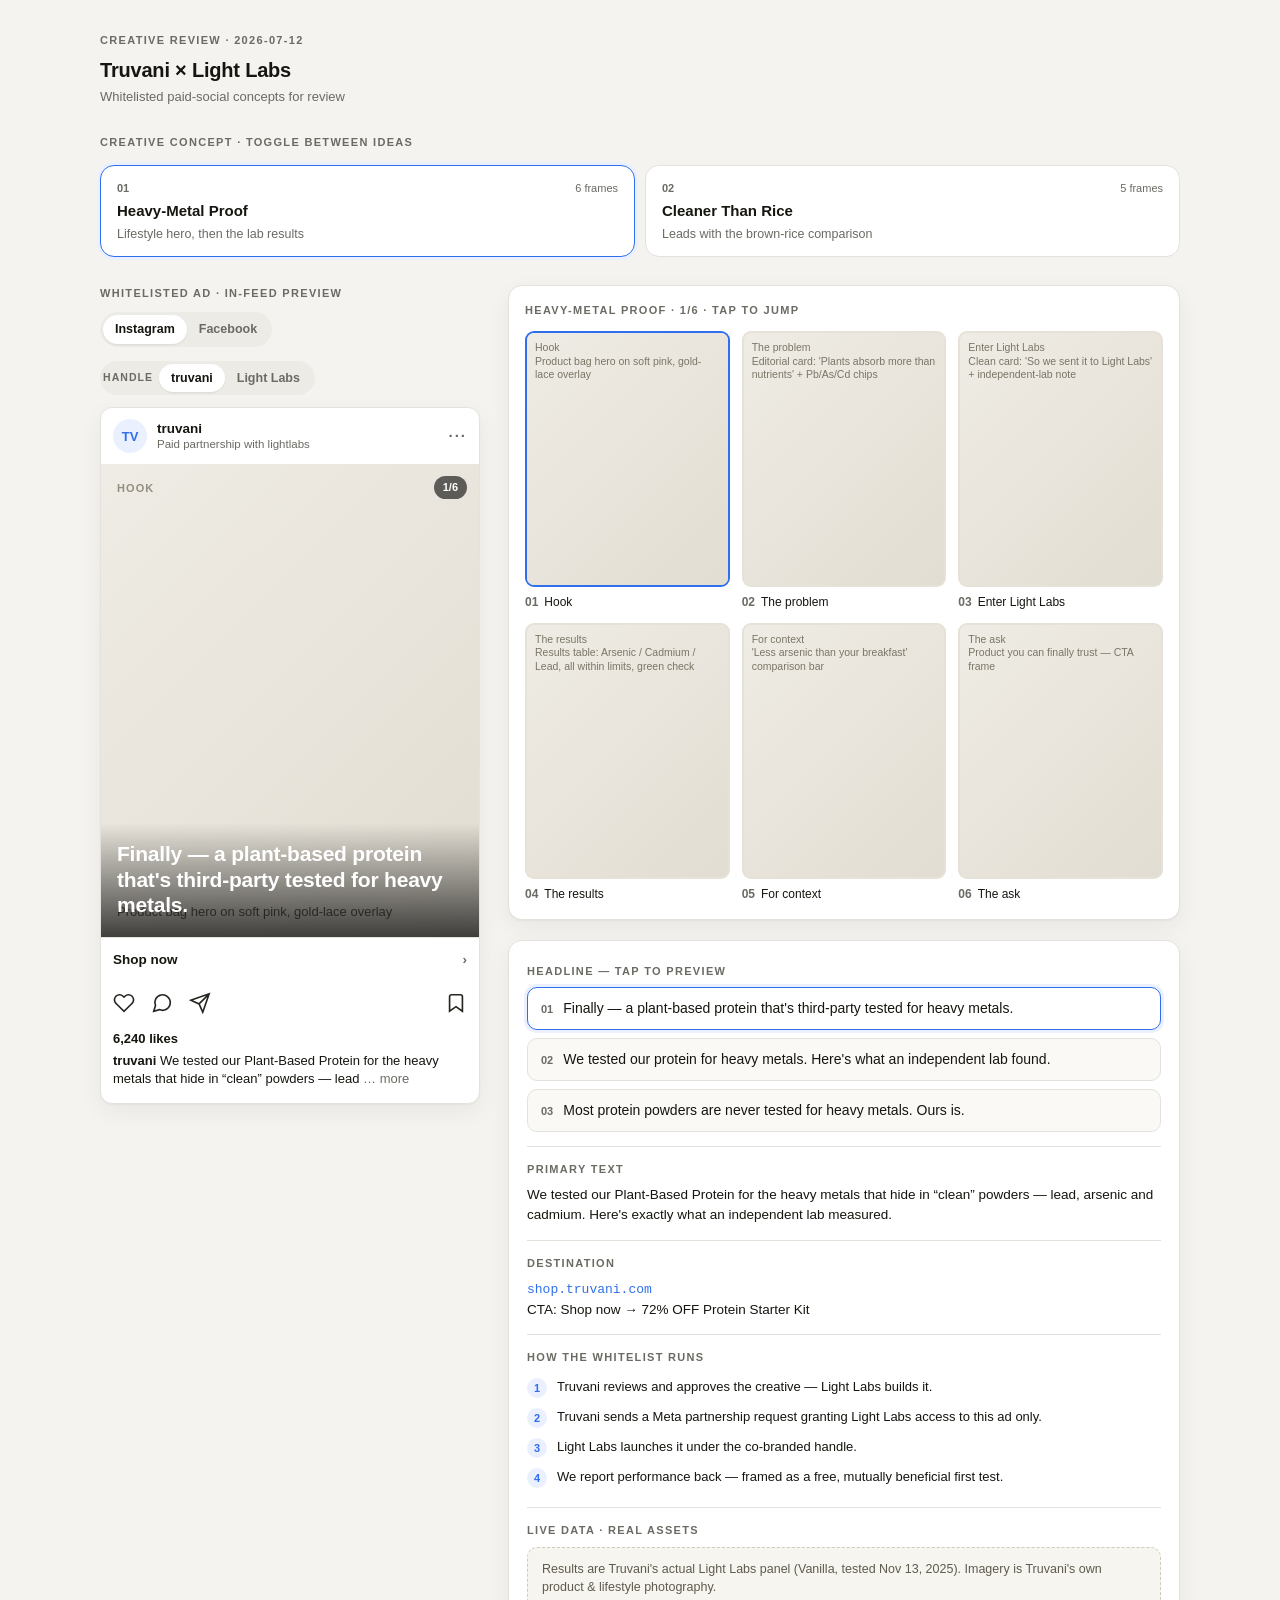
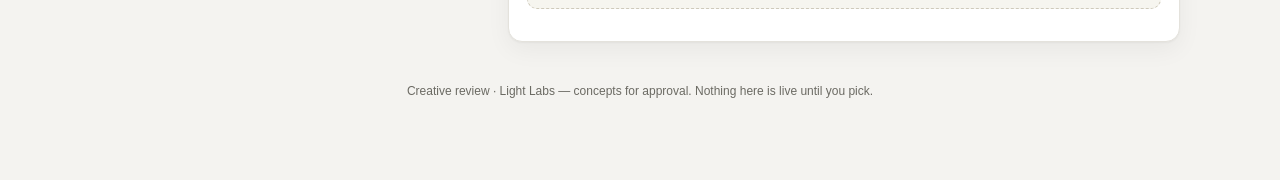
<file: .claude/skills/ad-creative/assets/creative-review-template.html>
<!DOCTYPE html>
<!--
  Creative Review Page — a shareable ad-creative approval artifact.

  HOW TO USE (agents): replace the JSON inside <script id="review-data"> below
  with the real project. Everything else renders from it. The file is
  self-contained — no build, no network, no dependencies. Open it in a browser,
  host it on any static host (Vercel/Netlify/GitHub Pages), or hand off the
  single .html file.

  THE DATA BLOCK IS JSON, NOT JAVASCRIPT:
    - double-quoted keys and strings, no comments, no trailing commas
    - it is inert data (parsed with JSON.parse), so a value can never execute
    - SECURITY: escape every literal "<" in your text values as \u003c so a
      value like "</script>" can never break out of the tag. All values are
      also HTML-escaped again at render time.

  DATA SHAPE — see references/creative-review-page.md for the annotated spec.
  Images: each frame's "image" may be a local path/file URL or a data URI.
  Remote and protocol-relative URLs are blocked; package images with the page.
  If omitted (or the file is missing), a placeholder shows the frame label +
  the image prompt — use this for concepts not yet rendered to image.
-->
<html lang="en">
<head>
<meta charset="utf-8" />
<meta name="viewport" content="width=device-width, initial-scale=1" />
<title>Creative Review</title>
<style>
  :root {
    --bg: #f4f3f0; --card: #ffffff; --ink: #16150f; --muted: #6b6a63;
    --line: #e4e2dc; --accent: #2f6fed; --accent-soft: #eaf0fe;
    --radius: 14px; --shadow: 0 1px 2px rgba(0,0,0,.04), 0 8px 24px rgba(0,0,0,.05);
  }
  * { box-sizing: border-box; }
  body { margin: 0; background: var(--bg); color: var(--ink);
    font: 15px/1.5 -apple-system, BlinkMacSystemFont, "Segoe UI", Roboto, Helvetica, Arial, sans-serif;
    -webkit-font-smoothing: antialiased; }
  .wrap { max-width: 1120px; margin: 0 auto; padding: 32px 20px 80px; }
  .eyebrow { font-size: 11px; font-weight: 700; letter-spacing: .12em; text-transform: uppercase; color: var(--muted); }
  a { color: var(--accent); }

  header.project { margin-bottom: 28px; }
  header.project h1 { font-size: 20px; margin: 6px 0 2px; letter-spacing: -.01em; }
  header.project .sub { color: var(--muted); font-size: 13px; }

  .concepts { display: grid; grid-template-columns: repeat(auto-fit, minmax(210px, 1fr)); gap: 10px; margin: 14px 0 28px; }
  .concept { text-align: left; background: var(--card); border: 1.5px solid var(--line); border-radius: var(--radius);
    padding: 14px 16px; cursor: pointer; transition: border-color .12s, box-shadow .12s; font: inherit; color: inherit; }
  .concept:hover { border-color: #cfcdc6; }
  .concept[aria-pressed="true"] { border-color: var(--accent); box-shadow: 0 0 0 3px var(--accent-soft); background: #fff; }
  .concept .row1 { display: flex; align-items: baseline; justify-content: space-between; gap: 8px; }
  .concept .num { font-size: 11px; font-weight: 700; color: var(--muted); }
  .concept .frames { font-size: 11px; color: var(--muted); }
  .concept .name { font-weight: 650; font-size: 15px; margin: 4px 0 3px; }
  .concept .tag { font-size: 12.5px; color: var(--muted); line-height: 1.35; }

  .grid { display: grid; grid-template-columns: minmax(0, 380px) minmax(0, 1fr); gap: 28px; align-items: start; }
  @media (max-width: 860px) { .grid { grid-template-columns: 1fr; } }
  .col-label { margin-bottom: 10px; }

  .toggles { display: flex; flex-wrap: wrap; gap: 14px; margin-bottom: 12px; }
  .seg { display: inline-flex; background: #ecebe6; border-radius: 999px; padding: 3px; }
  .seg button { border: 0; background: transparent; font: inherit; font-size: 12.5px; font-weight: 600; color: var(--muted);
    padding: 5px 12px; border-radius: 999px; cursor: pointer; }
  .seg button[aria-pressed="true"] { background: #fff; color: var(--ink); box-shadow: 0 1px 2px rgba(0,0,0,.08); }
  .seg .lbl { align-self: center; font-size: 10.5px; font-weight: 700; letter-spacing: .1em; text-transform: uppercase; color: var(--muted); margin-right: 6px; }

  .post { background: var(--card); border: 1px solid var(--line); border-radius: 12px; overflow: hidden; box-shadow: var(--shadow); }
  .post .top { display: flex; align-items: center; gap: 10px; padding: 11px 12px; }
  .post .avatar { width: 34px; height: 34px; border-radius: 50%; background: var(--accent-soft); color: var(--accent);
    display: grid; place-items: center; font-weight: 700; font-size: 13px; overflow: hidden; flex: none; }
  .post .avatar img { width: 100%; height: 100%; object-fit: cover; }
  .post .who { line-height: 1.2; }
  .post .who .name { font-weight: 650; font-size: 13.5px; }
  .post .who .partner { font-size: 11.5px; color: var(--muted); }
  .post .dots { margin-left: auto; color: var(--muted); font-weight: 700; letter-spacing: 2px; }
  .frame { position: relative; aspect-ratio: 4/5; background: #ded9d0; display: grid; }
  .frame img { width: 100%; height: 100%; object-fit: cover; grid-area: 1/1; z-index: 1; }
  .frame .ph { grid-area: 1/1; display: flex; flex-direction: column; justify-content: space-between; padding: 16px;
    background: linear-gradient(135deg,#efece5,#e2ddd2); }
  .frame .ph .plabel { font-size: 11px; font-weight: 700; letter-spacing: .1em; text-transform: uppercase; color: #948e80; }
  .frame .ph .pprompt { font-size: 13px; color: #5f5a4e; line-height: 1.4; }
  .frame .badge { position: absolute; top: 12px; left: 12px; z-index: 2; background: rgba(255,255,255,.92);
    font-size: 11.5px; font-weight: 600; padding: 5px 10px; border-radius: 999px; display: flex; align-items: center; gap: 5px; }
  .frame .counter { position: absolute; top: 12px; right: 12px; z-index: 2; background: rgba(0,0,0,.6); color: #fff; font-size: 11px;
    font-weight: 600; padding: 3px 9px; border-radius: 999px; }
  .frame .headline { position: absolute; left: 0; right: 0; bottom: 0; z-index: 2; padding: 18px 16px 20px; color: #fff;
    font-size: 21px; font-weight: 700; line-height: 1.2; letter-spacing: -.01em;
    background: linear-gradient(to top, rgba(0,0,0,.72), rgba(0,0,0,0)); }
  .frame .headline.light { color: var(--ink); background: linear-gradient(to top, rgba(255,255,255,.85), rgba(255,255,255,0)); }

  /* Instagram chrome */
  .ig-cta { display: flex; align-items: center; justify-content: space-between; padding: 12px; border-top: 1px solid var(--line);
    font-weight: 600; font-size: 13.5px; }
  .ig-cta .chev { color: var(--muted); }
  .ig-actions { display: flex; gap: 16px; padding: 10px 12px 2px; color: #26251f; }
  .ig-actions svg { width: 22px; height: 22px; }
  .ig-actions .save { margin-left: auto; }
  .likes { padding: 6px 12px 2px; font-weight: 650; font-size: 13px; }
  .caption { padding: 2px 12px 14px; font-size: 13px; line-height: 1.4; }
  .caption .h { font-weight: 650; }
  .caption .more { color: var(--muted); }

  /* Facebook chrome — link card below image + text actions */
  .fb-card { display: flex; align-items: center; gap: 12px; padding: 12px; background: #f3f4f6; border-top: 1px solid var(--line); }
  .fb-card .meta { min-width: 0; flex: 1; }
  .fb-card .dom { font-size: 11px; letter-spacing: .04em; text-transform: uppercase; color: var(--muted); }
  .fb-card .hl { font-size: 14px; font-weight: 650; line-height: 1.25; margin-top: 2px; overflow: hidden; }
  .fb-card .btn { flex: none; background: #e4e6eb; color: #050505; font-weight: 650; font-size: 12.5px; padding: 8px 14px; border-radius: 7px; }
  .fb-actions { display: flex; padding: 4px 12px; border-top: 1px solid var(--line); }
  .fb-actions span { flex: 1; text-align: center; padding: 8px 0; font-size: 13px; font-weight: 600; color: var(--muted); }

  .board { background: var(--card); border: 1px solid var(--line); border-radius: var(--radius); padding: 16px; box-shadow: var(--shadow); margin-bottom: 20px; }
  .board .frames-grid { display: grid; grid-template-columns: repeat(3, 1fr); gap: 12px; margin-top: 12px; }
  @media (max-width: 480px) { .board .frames-grid { grid-template-columns: repeat(2, 1fr); } }
  .thumb { border: 0; background: transparent; padding: 0; cursor: pointer; text-align: left; font: inherit; color: inherit; }
  .thumb .box { aspect-ratio: 4/5; border-radius: 9px; overflow: hidden; border: 2px solid transparent; background: #e7e2d8;
    display: grid; transition: border-color .12s; }
  .thumb[aria-current="true"] .box { border-color: var(--accent); }
  .thumb .box img { width: 100%; height: 100%; object-fit: cover; grid-area: 1/1; z-index: 1; }
  .thumb .box .mini { grid-area: 1/1; padding: 8px; font-size: 10.5px; color: #7a7566; line-height: 1.3;
    background: linear-gradient(135deg,#efece5,#e2ddd2); overflow: hidden; }
  .thumb .cap { margin-top: 6px; font-size: 12px; }
  .thumb .cap .n { color: var(--muted); font-weight: 700; margin-right: 6px; }

  .copy { background: var(--card); border: 1px solid var(--line); border-radius: var(--radius); padding: 18px; box-shadow: var(--shadow); }
  .copy .block { padding: 14px 0; border-top: 1px solid var(--line); }
  .copy .block:first-of-type { border-top: 0; padding-top: 4px; }
  .headline-opt { display: flex; gap: 10px; align-items: flex-start; width: 100%; text-align: left; font: inherit; color: inherit;
    background: #faf9f6; border: 1.5px solid var(--line); border-radius: 10px; padding: 11px 13px; cursor: pointer; margin-top: 8px; }
  .headline-opt[aria-pressed="true"] { border-color: var(--accent); background: #fff; box-shadow: 0 0 0 3px var(--accent-soft); }
  .headline-opt .n { font-size: 11px; font-weight: 700; color: var(--muted); margin-top: 2px; }
  .headline-opt .t { font-size: 14px; line-height: 1.35; }
  .kv { font-size: 13.5px; line-height: 1.5; }
  .kv .dest { color: var(--accent); font-family: ui-monospace, SFMono-Regular, Menlo, monospace; font-size: 13px; }
  .steps { margin: 8px 0 0; padding: 0; list-style: none; }
  .steps li { display: flex; gap: 10px; padding: 5px 0; font-size: 13px; line-height: 1.4; }
  .steps li .i { flex: none; width: 20px; height: 20px; border-radius: 50%; background: var(--accent-soft); color: var(--accent);
    display: grid; place-items: center; font-size: 11px; font-weight: 700; }
  .grounding { background: #f6f5ef; border: 1px dashed #cfcabb; border-radius: 10px; padding: 12px 14px; font-size: 12.5px; color: #5f5a4e; line-height: 1.45; margin-top: 8px; }
  .err { background: #fbeaea; border: 1px solid #e6b7b7; color: #8a2b2b; border-radius: 10px; padding: 14px 16px; font-size: 13px; }
  footer { margin-top: 40px; text-align: center; font-size: 12px; color: var(--muted); }
</style>
</head>
<body>

<!-- DATA — replace this JSON with your project (see the comment at the top of the file). -->
<script type="application/json" id="review-data">
{
  "project": {
    "brand": "Truvani",
    "agency": "Light Labs",
    "date": "2026-07-12",
    "note": "Whitelisted paid-social concepts for review"
  },
  "platforms": ["instagram", "facebook"],
  "concepts": [
    {
      "name": "Heavy-Metal Proof",
      "tagline": "Lifestyle hero, then the lab results",
      "handles": [
        { "name": "truvani", "partner": "Paid partnership with lightlabs", "initials": "TV" },
        { "name": "Light Labs", "partner": "Paid partnership with truvani", "initials": "LL" }
      ],
      "frames": [
        { "label": "Hook", "prompt": "Product bag hero on soft pink, gold-lace overlay", "headline": "Finally — a plant-based protein that's third-party tested for heavy metals.", "headlineTheme": "dark" },
        { "label": "The problem", "prompt": "Editorial card: 'Plants absorb more than nutrients' + Pb/As/Cd chips" },
        { "label": "Enter Light Labs", "prompt": "Clean card: 'So we sent it to Light Labs' + independent-lab note" },
        { "label": "The results", "prompt": "Results table: Arsenic / Cadmium / Lead, all within limits, green check" },
        { "label": "For context", "prompt": "'Less arsenic than your breakfast' comparison bar" },
        { "label": "The ask", "prompt": "Product you can finally trust — CTA frame", "headline": "Protein you can finally trust." }
      ],
      "headlines": [
        "Finally — a plant-based protein that's third-party tested for heavy metals.",
        "We tested our protein for heavy metals. Here's what an independent lab found.",
        "Most protein powders are never tested for heavy metals. Ours is."
      ],
      "likes": "6,240",
      "primaryText": "We tested our Plant-Based Protein for the heavy metals that hide in “clean” powders — lead, arsenic and cadmium. Here's exactly what an independent lab measured.",
      "destination": { "url": "shop.truvani.com", "cta": "Shop now", "offer": "72% OFF Protein Starter Kit" },
      "rollout": {
        "title": "How the whitelist runs",
        "steps": [
          "Truvani reviews and approves the creative — Light Labs builds it.",
          "Truvani sends a Meta partnership request granting Light Labs access to this ad only.",
          "Light Labs launches it under the co-branded handle.",
          "We report performance back — framed as a free, mutually beneficial first test."
        ]
      },
      "grounding": "Results are Truvani's actual Light Labs panel (Vanilla, tested Nov 13, 2025). Imagery is Truvani's own product & lifestyle photography."
    },
    {
      "name": "Cleaner Than Rice",
      "tagline": "Leads with the brown-rice comparison",
      "frames": [
        { "label": "Hook", "prompt": "Split visual: brown rice vs protein scoop", "headline": "Your “clean” brown rice protein? Test it.", "headlineTheme": "dark" },
        { "label": "The claim", "prompt": "Stat card comparing arsenic levels" },
        { "label": "The proof", "prompt": "Light Labs results table" },
        { "label": "The context", "prompt": "What the numbers mean, plainly" },
        { "label": "The ask", "prompt": "Starter-kit offer frame", "headline": "Trust the label. Then trust the test." }
      ],
      "headlines": [
        "Your “clean” brown rice protein? Test it.",
        "Brown rice protein is often the worst offender for arsenic. We checked ours.",
        "“Plant-based” doesn't mean “clean.” We have the lab panel to prove ours is."
      ],
      "primaryText": "Brown-rice protein is one of the most common sources of dietary arsenic. So we sent ours to an independent lab. Here's the panel.",
      "destination": { "url": "shop.truvani.com", "cta": "Shop now", "offer": "72% OFF Protein Starter Kit" },
      "grounding": "Comparison figures are from Truvani's Light Labs panel and published dietary-arsenic ranges. No competitor is named."
    }
  ]
}
</script>

<div class="wrap">
  <header class="project" id="project"></header>
  <div class="eyebrow">Creative concept · toggle between ideas</div>
  <div class="concepts" id="concepts"></div>
  <div class="grid">
    <section>
      <div class="eyebrow col-label" id="preview-label">In-feed preview</div>
      <div class="toggles" id="toggles"></div>
      <div class="post" id="post"></div>
    </section>
    <section>
      <div class="board">
        <div class="eyebrow" id="board-label">Storyboard · tap to jump</div>
        <div class="frames-grid" id="frames-grid"></div>
      </div>
      <div class="copy" id="copy"></div>
    </section>
  </div>
  <footer id="footer"></footer>
</div>

<script>
/* ============================================================================
   RENDER — generic; no need to edit when swapping the DATA JSON above.
   ========================================================================== */
const esc = (s) => String(s == null ? "" : s).replace(/[&<>"']/g, c => (
  { "&": "&amp;", "<": "&lt;", ">": "&gt;", '"': "&quot;", "'": "&#39;" }[c]));
const PLATFORMS = { instagram: "Instagram", facebook: "Facebook" };

let DATA;
try {
  DATA = JSON.parse(document.getElementById("review-data").textContent);
} catch (e) {
  document.querySelector(".wrap").innerHTML =
    '<div class="err"><b>Couldn\'t read the review data.</b><br/>The <code>#review-data</code> block must be valid JSON — double-quoted keys and strings, no comments, no trailing commas. Parser said: ' + esc(e.message) + '</div>';
  throw e;
}

function invalid(msg) {
  document.querySelector(".wrap").innerHTML =
    '<div class="err"><b>The review data is missing something.</b><br/>' + esc(msg) + '</div>';
  throw new Error(msg);
}
if (!DATA || !Array.isArray(DATA.concepts) || !DATA.concepts.length)
  invalid('"concepts" must be a non-empty array.');
DATA.concepts.forEach((c, i) => {
  if (!c || typeof c !== "object") invalid(`concepts[${i}] must be an object.`);
  if (!Array.isArray(c.frames) || !c.frames.length) invalid(`concepts[${i}].frames must be a non-empty array.`);
});

const state = { concept: 0, frame: 0, platform: null, handle: 0, headline: 0 };
const concept = () => DATA.concepts[state.concept];

// platforms restricted to the ones we can render; default to first valid
const platformList = () => (DATA.platforms || ["instagram"]).filter(p => PLATFORMS[p]);
state.platform = platformList()[0] || "instagram";

const heart = '<svg viewBox="0 0 24 24" fill="none" stroke="currentColor" stroke-width="1.8"><path d="M20.8 4.6a5.5 5.5 0 0 0-7.8 0L12 5.6l-1-1a5.5 5.5 0 1 0-7.8 7.8l1 1L12 21l7.8-7.6 1-1a5.5 5.5 0 0 0 0-7.8z"/></svg>';
const comment = '<svg viewBox="0 0 24 24" fill="none" stroke="currentColor" stroke-width="1.8"><path d="M21 11.5a8.4 8.4 0 0 1-11.8 7.7L3 21l1.9-6.2A8.4 8.4 0 1 1 21 11.5z"/></svg>';
const share = '<svg viewBox="0 0 24 24" fill="none" stroke="currentColor" stroke-width="1.8"><path d="M22 2 11 13M22 2l-7 20-4-9-9-4 20-7z"/></svg>';
const bookmark = '<svg viewBox="0 0 24 24" fill="none" stroke="currentColor" stroke-width="1.8"><path d="M19 21l-7-5-7 5V5a2 2 0 0 1 2-2h10a2 2 0 0 1 2 2z"/></svg>';

function renderProject() {
  const p = DATA.project || {};
  const line = [p.brand, p.agency && `× ${p.agency}`].filter(Boolean).join(" ");
  document.getElementById("project").innerHTML =
    `<div class="eyebrow">Creative review${p.date ? " · " + esc(p.date) : ""}</div>
     <h1>${esc(line || "Ad creative")}</h1>${p.note ? `<div class="sub">${esc(p.note)}</div>` : ""}`;
  document.getElementById("footer").innerHTML =
    `Creative review${p.agency ? " · " + esc(p.agency) : ""} — concepts for approval. Nothing here is live until you pick.`;
}

function renderConcepts() {
  document.getElementById("concepts").innerHTML = DATA.concepts.map((c, i) => `
    <button class="concept" aria-pressed="${i === state.concept}" data-i="${i}">
      <div class="row1"><span class="num">${String(i + 1).padStart(2, "0")}</span>
        <span class="frames">${c.frames.length} frame${c.frames.length === 1 ? "" : "s"}</span></div>
      <div class="name">${esc(c.name)}</div>
      <div class="tag">${esc(c.tagline || "")}</div>
    </button>`).join("");
  document.querySelectorAll(".concept").forEach(b =>
    b.onclick = () => { state.concept = +b.dataset.i; state.frame = 0; state.handle = 0; state.headline = 0; renderAll(); });
}

function handles() {
  return concept().handles || [{
    name: DATA.project?.brand || "brand",
    partner: DATA.project?.agency ? "Paid partnership with " + DATA.project.agency.toLowerCase() : "Sponsored",
    initials: (DATA.project?.brand || "AD").slice(0, 2).toUpperCase()
  }];
}

function renderToggles() {
  const plats = platformList(), hs = handles();
  let html = "";
  if (plats.length > 1) {
    html += `<div class="seg" role="group">${plats.map(p =>
      `<button data-plat="${esc(p)}" aria-pressed="${p === state.platform}">${esc(PLATFORMS[p])}</button>`).join("")}</div>`;
  }
  if (hs.length > 1) {
    html += `<div class="seg" role="group"><span class="lbl">Handle</span>${hs.map((h, i) =>
      `<button data-handle="${i}" aria-pressed="${i === state.handle}">${esc(h.name)}</button>`).join("")}</div>`;
  }
  const el = document.getElementById("toggles");
  el.innerHTML = html;
  el.querySelectorAll("[data-plat]").forEach(b => b.onclick = () => { state.platform = b.dataset.plat; renderToggles(); renderPost(); });
  el.querySelectorAll("[data-handle]").forEach(b => b.onclick = () => { state.handle = +b.dataset.handle; renderToggles(); renderPost(); });
  document.getElementById("preview-label").textContent = (hs.length > 1 ? "Whitelisted ad · " : "") + "In-feed preview";
}

// Classify with the browser URL parser; tabs/newlines and backslashes can hide a remote URL.
function localImageSource(value) {
  if (typeof value !== "string") return "";
  const syntax = value.replace(/[\t\n\r]/g, "").replace(/\\/g, "/")
    .replace(/^[\u0000-\u0020]+|[\u0000-\u0020]+$/g, "");
  if (/^\/\//.test(syntax)) return "";
  try {
    const base = new URL(document.baseURI);
    const image = new URL(value, base);
    if (image.protocol === "data:" || (image.protocol === "file:" && !image.host)) return value;
    // Hosted relative assets stay on the review page's origin; absolute network URLs stay blocked.
    if (!/^[a-z][a-z0-9+.-]*:/i.test(syntax) && image.origin === base.origin) return value;
  } catch (_) { /* An invalid source falls back to the placeholder. */ }
  return "";
}

// placeholder underneath + image on top; a missing/broken image removes itself → placeholder shows
function frameVisual(f, phCls) {
  const ph = `<div class="${phCls}"><div class="plabel">${esc(f.label)}</div><div class="pprompt">${esc(f.prompt || "")}</div></div>`;
  // Only local/relative or data: image sources — block remote URLs so the page stays offline and cannot beacon on open.
  const localImg = localImageSource(f.image);
  const img = localImg ? `<img src="${esc(localImg)}" alt="${esc(f.label)}" onerror="this.remove()" />` : "";
  return ph + img;
}

function frameHTML(c, f) {
  const total = c.frames.length;
  const headlineText = state.frame === 0 ? (c.headlines?.[state.headline] || f.headline || "") : (f.headline || "");
  const theme = f.headlineTheme === "light" ? " light" : "";
  return `<div class="frame">
      ${frameVisual(f, "ph")}
      <span class="counter">${state.frame + 1}/${total}</span>
      ${headlineText ? `<div class="headline${theme}">${esc(headlineText)}</div>` : ""}
    </div>`;
}

function renderPost() {
  const c = concept(), f = c.frames[state.frame], h = handles()[state.handle] || handles()[0];
  const dest = c.destination || {};
  const top = `<div class="top">
      <div class="avatar">${h.initials ? esc(h.initials) : ""}</div>
      <div class="who"><div class="name">${esc(h.name)}</div><div class="partner">${esc(h.partner || "Sponsored")}</div></div>
      <div class="dots">···</div>
    </div>`;

  let chrome;
  if (state.platform === "facebook") {
    const domain = dest.url ? esc(dest.url) : "";
    const hl = c.headlines?.[state.headline] || f.headline || dest.offer || "";
    chrome = `<div class="fb-card">
        <div class="meta"><div class="dom">${domain}</div><div class="hl">${esc(hl)}</div></div>
        ${dest.cta ? `<div class="btn">${esc(dest.cta)}</div>` : ""}
      </div>
      <div class="fb-actions"><span>Like</span><span>Comment</span><span>Share</span></div>`;
  } else {
    chrome = `<div class="ig-cta"><span>${esc(dest.cta || "Learn more")}</span><span class="chev">›</span></div>
      <div class="ig-actions">${heart}${comment}${share}<span class="save">${bookmark}</span></div>
      ${c.likes ? `<div class="likes">${esc(c.likes)} likes</div>` : ""}
      <div class="caption"><span class="h">${esc(h.name)}</span> ${esc((c.primaryText || "").slice(0, 90))}<span class="more"> … more</span></div>`;
  }

  document.getElementById("post").innerHTML = top + frameHTML(c, f) + chrome;
  document.getElementById("board-label").textContent = `${c.name} · ${state.frame + 1}/${c.frames.length} · tap to jump`;
}

function renderBoard() {
  const c = concept();
  document.getElementById("frames-grid").innerHTML = c.frames.map((f, i) => `
    <button class="thumb" aria-current="${i === state.frame}" data-i="${i}">
      <div class="box">${frameVisual(f, "mini")}</div>
      <div class="cap"><span class="n">${String(i + 1).padStart(2, "0")}</span>${esc(f.label)}</div>
    </button>`).join("");
  document.querySelectorAll(".thumb").forEach(b =>
    b.onclick = () => { state.frame = +b.dataset.i; renderPost(); renderBoard(); });
}

function renderCopy() {
  const c = concept(), dest = c.destination || {};
  let html = "";
  if (c.headlines?.length) {
    html += `<div class="block"><div class="eyebrow">Headline — tap to preview</div>${c.headlines.map((h, i) =>
      `<button class="headline-opt" aria-pressed="${i === state.headline}" data-i="${i}">
        <span class="n">${String(i + 1).padStart(2, "0")}</span><span class="t">${esc(h)}</span></button>`).join("")}</div>`;
  }
  if (c.primaryText) html += `<div class="block"><div class="eyebrow">Primary text</div><div class="kv" style="margin-top:8px">${esc(c.primaryText)}</div></div>`;
  if (dest.url || dest.cta) {
    html += `<div class="block"><div class="eyebrow">Destination</div><div class="kv" style="margin-top:8px">
      ${dest.url ? `<span class="dest">${esc(dest.url)}</span><br/>` : ""}
      ${dest.cta ? `CTA: ${esc(dest.cta)}` : ""}${dest.offer ? ` → ${esc(dest.offer)}` : ""}</div></div>`;
  }
  if (c.rollout?.steps?.length) {
    html += `<div class="block"><div class="eyebrow">${esc(c.rollout.title || "How it runs")}</div>
      <ol class="steps">${c.rollout.steps.map((s, i) => `<li><span class="i">${i + 1}</span><span>${esc(s)}</span></li>`).join("")}</ol></div>`;
  }
  if (c.grounding) html += `<div class="block"><div class="eyebrow">Live data · real assets</div><div class="grounding">${esc(c.grounding)}</div></div>`;
  const el = document.getElementById("copy");
  el.innerHTML = html;
  el.querySelectorAll(".headline-opt").forEach(b =>
    b.onclick = () => { state.headline = +b.dataset.i; state.frame = 0; renderPost(); renderBoard(); renderCopy(); });
}

function renderAll() { renderConcepts(); renderToggles(); renderPost(); renderBoard(); renderCopy(); }
renderProject();
renderAll();
</script>
</body>
</html>
</file>
<file: assets/css/style.css>
@font-face{font-family:'Outfit';font-style:normal;font-weight:400;font-display:swap;src:url(../fonts/outfit-latin-400-normal.woff2) format('woff2')}
@font-face{font-family:'Outfit';font-style:normal;font-weight:500;font-display:swap;src:url(../fonts/outfit-latin-500-normal.woff2) format('woff2')}
@font-face{font-family:'Outfit';font-style:normal;font-weight:600;font-display:swap;src:url(../fonts/outfit-latin-600-normal.woff2) format('woff2')}
@font-face{font-family:'Playfair Display';font-style:normal;font-weight:600;font-display:swap;src:url(../fonts/playfair-display-latin-600-normal.woff2) format('woff2')}
@font-face{font-family:'Playfair Display';font-style:normal;font-weight:700;font-display:swap;src:url(../fonts/playfair-display-latin-700-normal.woff2) format('woff2')}
@font-face{font-family:'Playfair Display';font-style:italic;font-weight:500;font-display:swap;src:url(../fonts/playfair-display-latin-500-italic.woff2) format('woff2')}
@font-face{font-family:'Playfair Display';font-style:italic;font-weight:600;font-display:swap;src:url(../fonts/playfair-display-latin-600-italic.woff2) format('woff2')}
@font-face{font-family:'Playfair Display';font-style:italic;font-weight:700;font-display:swap;src:url(../fonts/playfair-display-latin-700-italic.woff2) format('woff2')}
@font-face{font-family:'Playfair Fallback';src:local('Georgia');size-adjust:104%;ascent-override:92%;descent-override:24%;line-gap-override:0%}
@font-face{font-family:'Outfit Fallback';src:local('Arial');size-adjust:101%;ascent-override:100%;descent-override:26%}
/* Dolce&Salato — Panificio Pasticceria · Mascalucia
   Palette: nero + marrone scuro, oro del logo come unico accento */
:root{
  --black:#0b0705;
  --brown-950:#140c08;
  --brown-900:#1e130d;
  --brown-800:#2b1b12;
  --brown-700:#3d2819;
  --brown-500:#6e4a30;
  --gold:#d29a2a;
  --gold-soft:#e8c27a;
  --cream:#f3e6cf;
  --cream-dim:#c9b99f;
  --wa:#25d366;
  --radius:18px;
  --font-display:'Playfair Display','Playfair Fallback',Georgia,serif;
  --font-body:'Outfit','Outfit Fallback',system-ui,-apple-system,'Segoe UI',sans-serif;
  --ease:cubic-bezier(.2,.7,.2,1);
  --bar-h:68px;
}
[hidden]{display:none!important}
*,*::before,*::after{box-sizing:border-box;margin:0;padding:0}
html{scroll-behavior:smooth;-webkit-text-size-adjust:100%;color-scheme:dark}
body{font-family:var(--font-body);background:var(--black);color:var(--cream);line-height:1.6;font-size:1.0625rem;overflow-x:hidden;padding-bottom:calc(var(--bar-h) + env(safe-area-inset-bottom))}
img{max-width:100%;height:auto;display:block}
a{color:inherit;text-decoration:none}
button{font:inherit;color:inherit;cursor:pointer;background:none;border:0}
ul{list-style:none}
:focus-visible{outline:3px solid var(--gold);outline-offset:3px;border-radius:6px}
section[id]{scroll-margin-top:72px}
.wrap{width:min(1120px,100% - 40px);margin-inline:auto}
.skip{position:absolute;left:-999px;top:0;background:var(--gold);color:var(--black);padding:.8em 1.2em;z-index:999}
.skip:focus{left:0}
.sr{position:absolute;width:1px;height:1px;overflow:hidden;clip:rect(0 0 0 0);white-space:nowrap}

/* ---------- tipografia ---------- */
h1,h2,h3{font-family:var(--font-display);line-height:1.1;font-weight:700;color:var(--cream)}
h2{font-size:clamp(2rem,7vw,3.2rem);margin-bottom:.4em}
h3{font-size:1.35rem}
.eyebrow{display:inline-flex;align-items:center;gap:.7em;font-size:.78rem;letter-spacing:.22em;text-transform:uppercase;color:var(--gold);font-weight:600;margin-bottom:1rem}
.eyebrow::before{content:"";width:28px;height:2px;background:var(--gold)}
.lead{color:var(--cream-dim);max-width:52ch;font-size:1.1rem}
.script{font-family:var(--font-display);font-style:italic;color:var(--gold)}
.section{padding:clamp(64px,12vw,120px) 0;position:relative}
.section--brown{background:linear-gradient(180deg,var(--brown-900),var(--brown-950))}
.head{margin-bottom:clamp(28px,6vw,52px)}

/* ---------- bottoni ---------- */
.btn{display:inline-flex;align-items:center;justify-content:center;gap:.6em;padding:.95em 1.7em;border-radius:999px;font-weight:600;font-size:1rem;border:1.5px solid transparent;transition:transform .25s var(--ease),background .25s,box-shadow .25s;min-height:52px;text-align:center}
.btn:active{transform:scale(.97)}
.btn--gold{background:var(--gold);color:var(--black);box-shadow:0 8px 28px rgba(210,154,42,.28)}
.btn--gold:hover{background:var(--gold-soft);transform:translateY(-2px)}
.btn--line{border-color:rgba(243,230,207,.4);color:var(--cream)}
.btn--line:hover{border-color:var(--gold);color:var(--gold)}
.btn--wa{background:var(--wa);color:#06260f}
.btn--wa:hover{filter:brightness(1.08);transform:translateY(-2px)}
.btn svg,.ico{width:1.2em;height:1.2em;flex:none;fill:none;stroke:currentColor;stroke-width:1.9;stroke-linecap:round;stroke-linejoin:round}
.ico.fill{fill:currentColor;stroke:none}

/* ---------- header ---------- */
.header{position:fixed;inset:0 0 auto 0;z-index:90;padding:14px 0;transition:background .3s,backdrop-filter .3s,padding .3s}
.header.is-stuck{background:rgba(11,7,5,.94);padding:8px 0;box-shadow:0 1px 0 rgba(210,154,42,.18)}
.header .wrap{display:flex;align-items:center;justify-content:space-between;gap:16px}
.brand{display:flex;flex-direction:column;line-height:1}
.brand b{font-family:var(--font-display);font-size:1.25rem;letter-spacing:.04em}
.brand b i{color:var(--gold);font-style:normal}
.brand small{font-size:.66rem;letter-spacing:.3em;text-transform:uppercase;color:var(--cream-dim);margin-top:4px}
.nav{display:none;gap:28px;font-weight:500;font-size:.95rem}
.nav a{position:relative;padding:10px 0;color:var(--cream-dim);transition:color .2s}
.nav a:hover,.nav a.is-active{color:var(--gold)}
.burger{width:46px;height:46px;border-radius:50%;background:rgba(243,230,207,.1);display:grid;place-items:center}
.burger span,.burger span::before,.burger span::after{display:block;width:20px;height:2px;background:var(--cream);position:relative;transition:transform .3s,background .3s}
.burger span::before,.burger span::after{content:"";position:absolute;left:0}
.burger span::before{top:-6px}.burger span::after{top:6px}
.drawer{position:fixed;inset:0;z-index:95;background:var(--black);padding:22px 24px calc(24px + env(safe-area-inset-bottom));display:flex;flex-direction:column;transform:translateY(-102%);transition:transform .5s var(--ease);visibility:hidden}
.drawer.is-open{transform:none;visibility:visible}
.drawer__top{display:flex;justify-content:space-between;align-items:center;margin-bottom:36px}
.drawer nav{display:flex;flex-direction:column;gap:6px}
.drawer nav a{font-family:var(--font-display);font-size:2.1rem;padding:.2em 0;border-bottom:1px solid rgba(243,230,207,.08);display:flex;justify-content:space-between;align-items:center}
.drawer nav a::after{content:"→";color:var(--gold);font-family:var(--font-body);font-size:1.3rem}
.drawer__cta{margin-top:auto;display:grid;gap:12px;padding-top:28px}

/* ---------- hero ---------- */
.hero{position:relative;display:block;overflow:hidden;isolation:isolate;padding:96px 0 0}
.hero__bg{position:absolute;inset:0;z-index:-2}
.hero__bg img{width:100%;height:100%;object-fit:cover;object-position:center bottom;transform:scale(1.08);will-change:transform}
.hero::before{content:"";position:absolute;inset:0;z-index:-1;background:radial-gradient(ellipse at 50% 38%,rgba(11,7,5,.35),rgba(11,7,5,.82) 70%),linear-gradient(180deg,rgba(11,7,5,.7),rgba(11,7,5,.25) 38%,rgba(11,7,5,.45) 100%)}
.hero__inner{text-align:center;display:flex;flex-direction:column;align-items:center}
.wheat{width:min(300px,70vw);margin-bottom:6px;color:var(--gold)}
.wheat path{fill:currentColor}
.wheat .ear{opacity:0;transform-box:fill-box;transform-origin:0 50%;animation:grow .9s var(--ease) forwards}
@keyframes grow{from{opacity:0;transform:scale(.2)}to{opacity:1;transform:none}}
.hero__cta{display:grid;gap:12px;width:min(380px,100%)}
.chips{display:flex;flex-wrap:wrap;gap:8px;justify-content:center;margin-top:30px}
.chip{display:inline-flex;align-items:center;gap:.5em;padding:.45em 1em;border-radius:999px;font-size:.85rem;background:rgba(11,7,5,.78);border:1px solid rgba(210,154,42,.35)}
.dot{width:9px;height:9px;border-radius:50%;background:#7a6a58}
.dot.on{background:#4ade80;box-shadow:0 0 0 4px rgba(74,222,128,.2)}
.scroll-hint{position:absolute;bottom:18px;left:50%;translate:-50% 0;width:26px;height:42px;border:2px solid rgba(243,230,207,.4);border-radius:14px;display:none}
.scroll-hint::after{content:"";position:absolute;left:50%;top:8px;width:4px;height:8px;margin-left:-2px;border-radius:2px;background:var(--gold);animation:wheel 1.8s infinite}
@keyframes wheel{0%{opacity:1;transform:none}100%{opacity:0;transform:translateY(14px)}}

/* ---------- marquee ---------- */
.marquee{background:var(--gold);color:var(--black);overflow:hidden;white-space:nowrap;padding:.8em 0;font-family:var(--font-display);font-weight:700;font-size:1.05rem;letter-spacing:.04em}
.marquee div{display:inline-block;animation:slide 32s linear infinite}
.marquee span{margin:0 1.2em}.marquee span::after{content:"✦";margin-left:2.4em;opacity:.55}
@keyframes slide{to{transform:translateX(-50%)}}

/* ---------- storia / valori ---------- */
.about{display:grid;gap:36px}
.about__img{position:relative;border-radius:var(--radius);overflow:hidden;aspect-ratio:4/5;max-width:460px;background:var(--brown-800)}
.about__img img{width:100%;height:100%;object-fit:cover}
.stamp{position:absolute;right:14px;bottom:14px;background:var(--black);border:1px solid var(--gold);color:var(--gold);padding:.6em 1em;border-radius:12px;font-family:var(--font-display);font-style:italic}
.values{display:grid;gap:14px;margin-top:28px}
.value{display:flex;gap:14px;align-items:flex-start;padding:16px;border-radius:14px;background:rgba(243,230,207,.04);border:1px solid rgba(243,230,207,.08)}
.value .ico{width:28px;height:28px;color:var(--gold);margin-top:2px}
.value b{display:block;font-weight:600}
.value span{color:var(--cream-dim);font-size:.95rem}

/* ---------- categorie (cards) ---------- */
.cards{display:grid;gap:18px}
.card{position:relative;border-radius:var(--radius);overflow:hidden;background:var(--brown-800);border:1px solid rgba(243,230,207,.08);display:flex;flex-direction:column;transition:transform .35s var(--ease),border-color .3s}
.card:hover{transform:translateY(-4px);border-color:rgba(210,154,42,.5)}
.card__img{aspect-ratio:16/10;background:radial-gradient(circle at 50% 40%,var(--brown-700),var(--brown-900));display:grid;place-items:center;overflow:hidden}
.card__img img{height:100%;width:100%;object-fit:cover;transition:transform .6s var(--ease)}
.card__img.contain img{object-fit:contain;padding:10px}
.card:hover .card__img img{transform:scale(1.06)}
.card__body{padding:20px 20px 24px;display:flex;flex-direction:column;gap:8px;flex:1}
.card__body p{color:var(--cream-dim);font-size:.97rem}
.card__price{margin-top:auto;padding-top:10px;color:var(--gold);font-weight:600}
.card__link{color:var(--gold);font-weight:600;font-size:.95rem;margin-top:6px}

/* ---------- menu interattivo ---------- */
.tabs{display:flex;gap:8px;overflow-x:auto;padding:4px 20px 14px;margin:0 -20px;scrollbar-width:none;position:sticky;top:56px;z-index:20;background:linear-gradient(180deg,var(--brown-900) 70%,transparent)}
.tabs::-webkit-scrollbar{display:none}
.tab{flex:none;padding:.7em 1.3em;border-radius:999px;border:1.5px solid rgba(243,230,207,.2);font-weight:500;color:var(--cream-dim);transition:all .25s;min-height:46px}
.tab[aria-selected="true"]{background:var(--gold);color:var(--black);border-color:var(--gold);font-weight:600}
.panel[hidden]{display:none}
.panel{animation:fade .5s var(--ease)}
@keyframes fade{from{opacity:0;transform:translateY(12px)}to{opacity:1;transform:none}}
.toggle{display:inline-flex;background:var(--black);border:1px solid rgba(210,154,42,.4);border-radius:999px;padding:4px;margin-bottom:18px}
.toggle button{padding:.6em 1.3em;border-radius:999px;font-weight:600;font-size:.95rem;color:var(--cream-dim);min-height:44px}
.toggle button[aria-pressed="true"]{background:var(--gold);color:var(--black)}
.menu-list{display:grid;gap:2px}
.item{display:grid;grid-template-columns:1fr auto;gap:2px 16px;padding:14px 0;border-bottom:1px dashed rgba(243,230,207,.14)}
.item h3{font-size:1.1rem;font-family:var(--font-body);font-weight:600;letter-spacing:.01em}
.item p{grid-column:1;color:var(--cream-dim);font-size:.9rem;line-height:1.45}
.price{grid-row:1/span 2;grid-column:2;align-self:center;font-family:var(--font-display);font-size:1.3rem;color:var(--gold);white-space:nowrap}
.price small{font-family:var(--font-body);font-size:.75rem;color:var(--cream-dim);display:block;text-align:right;letter-spacing:.08em;text-transform:uppercase}
.note{margin-top:22px;padding:16px 18px;border-left:3px solid var(--gold);background:rgba(210,154,42,.08);border-radius:0 12px 12px 0;font-size:.95rem;color:var(--cream)}
.note b{color:var(--gold)}
.tier{margin-bottom:26px}
.tier__head{display:flex;justify-content:space-between;align-items:baseline;gap:12px;margin-bottom:8px;padding:10px 14px;background:var(--brown-800);border-radius:12px}
.tier__head h3{font-size:1.15rem}
.tier__head .price{grid:auto;font-size:1.4rem}
.tier ul{padding:0 6px}
.tier li{padding:7px 0;color:var(--cream-dim);border-bottom:1px dashed rgba(243,230,207,.1)}

/* ---------- eventi / calcolatore ---------- */
.events{display:grid;gap:30px}
.calc{background:var(--brown-800);border:1px solid rgba(210,154,42,.3);border-radius:var(--radius);padding:24px}
.calc label{display:block;font-weight:600;margin:16px 0 8px}
.calc output{color:var(--gold);font-family:var(--font-display);font-size:1.5rem}
.calc input[type=range]{width:100%;accent-color:var(--gold);height:36px}
.calc select{width:100%;padding:.9em 1em;border-radius:12px;background:var(--black);color:var(--cream);border:1px solid rgba(243,230,207,.25);font:inherit;min-height:52px}
.calc__res{margin:20px 0;padding:18px;border-radius:14px;background:var(--black);text-align:center}
.calc__res .big{font-family:var(--font-display);font-size:2.2rem;color:var(--gold);line-height:1.1}
.calc__res small{color:var(--cream-dim)}
.steps{counter-reset:s;display:grid;gap:14px;margin-top:22px}
.steps li{counter-increment:s;display:flex;gap:14px;align-items:flex-start;color:var(--cream-dim)}
.steps li::before{content:counter(s);flex:none;width:34px;height:34px;border-radius:50%;background:var(--gold);color:var(--black);font-weight:700;display:grid;place-items:center}
.steps b{color:var(--cream)}

/* ---------- volantino ---------- */
.flyer{display:grid;gap:34px;align-items:center}
.flyer__imgs{position:relative;height:min(78vw,420px)}
.flyer__imgs img{position:absolute;border-radius:12px;box-shadow:0 24px 60px rgba(0,0,0,.6);border:1px solid rgba(243,230,207,.12);transition:transform .5s var(--ease);background:var(--brown-800)}
.flyer__imgs img:nth-child(1){left:0;top:0;width:60%;transform:rotate(-4deg)}
.flyer__imgs img:nth-child(2){right:0;bottom:0;width:62%;transform:rotate(3deg)}
.flyer__imgs:hover img:nth-child(1){transform:rotate(-6deg) translateX(-6px)}
.flyer__imgs:hover img:nth-child(2){transform:rotate(5deg) translateX(6px)}
.flyer__actions{display:grid;gap:12px;margin-top:24px}
.meta{color:var(--cream-dim);font-size:.85rem;margin-top:12px}

/* ---------- ordina ---------- */
.form{display:grid;gap:14px;background:var(--brown-800);padding:24px;border-radius:var(--radius);border:1px solid rgba(243,230,207,.1)}
.form label{font-weight:600;font-size:.95rem;display:grid;gap:6px}
.form input,.form select,.form textarea{width:100%;padding:.9em 1em;border-radius:12px;background:var(--black);color:var(--cream);border:1px solid rgba(243,230,207,.22);font:inherit;min-height:52px}
.form textarea{min-height:110px;resize:vertical}
.form input:focus,.form select:focus,.form textarea:focus{border-color:var(--gold);outline:0}
.form .hint{font-size:.82rem;color:var(--cream-dim);text-align:center}

/* ---------- dove ---------- */
.where{display:grid;gap:28px}
.map{border-radius:var(--radius);overflow:hidden;min-height:320px;background:var(--brown-800);border:1px solid rgba(243,230,207,.1)}
.map iframe{width:100%;height:100%;min-height:320px;border:0;filter:grayscale(.4) contrast(1.05) brightness(.9)}
.info{display:grid;gap:18px}
.info__row{display:flex;gap:14px;align-items:flex-start}
.info__row .ico{width:26px;height:26px;color:var(--gold);margin-top:3px}
.info__row b{display:block;font-weight:600}
.info__row a{color:var(--gold-soft);text-decoration:underline;text-underline-offset:3px}
.hours{width:100%;border-collapse:collapse;font-size:.97rem}
.hours td{padding:6px 0;border-bottom:1px dashed rgba(243,230,207,.14)}
.hours td:last-child{text-align:right;color:var(--cream-dim)}
.hours tr.today td{color:var(--gold);font-weight:600}

/* ---------- faq ---------- */
.faq details{border-bottom:1px solid rgba(243,230,207,.12);padding:4px 0}
.faq summary{list-style:none;cursor:pointer;padding:18px 0;font-family:var(--font-display);font-size:1.2rem;display:flex;justify-content:space-between;gap:16px;align-items:center}
.faq summary::-webkit-details-marker{display:none}
.faq summary::after{content:"+";font-family:var(--font-body);font-size:1.6rem;color:var(--gold);transition:transform .3s}
.faq details[open] summary::after{transform:rotate(45deg)}
.faq details p{padding:0 0 20px;color:var(--cream-dim);max-width:62ch}

/* ---------- footer ---------- */
.footer{background:var(--black);border-top:1px solid rgba(210,154,42,.25);padding:56px 0 28px;font-size:.95rem;color:var(--cream-dim)}
.footer__grid{display:grid;gap:30px;margin-bottom:34px}
.footer h4{font-family:var(--font-display);color:var(--cream);margin-bottom:10px;font-size:1.1rem}
.footer a:hover{color:var(--gold)}
.footer li{padding:3px 0}
.legal{border-top:1px solid rgba(243,230,207,.1);padding-top:20px;font-size:.82rem;display:flex;flex-direction:column;gap:6px}

/* ---------- barra azioni mobile ---------- */
.bar{position:fixed;left:0;right:0;bottom:0;z-index:80;display:grid;grid-template-columns:repeat(3,1fr);gap:8px;padding:8px 10px calc(8px + env(safe-area-inset-bottom));background:rgba(11,7,5,.97);border-top:1px solid rgba(210,154,42,.3)}
.bar a{display:flex;flex-direction:column;align-items:center;justify-content:center;gap:2px;min-height:52px;border-radius:14px;font-size:.78rem;font-weight:600;background:rgba(243,230,207,.07)}
.bar a.main{background:var(--gold);color:var(--black)}
.bar a.wa{background:var(--wa);color:#06260f}
.bar .ico{width:22px;height:22px}

/* ---------- reveal ---------- */
.js .rv{opacity:0;transform:translateY(26px);transition:opacity .8s var(--ease),transform .8s var(--ease)}
.js .rv.in{opacity:1;transform:none}
.js .rv.d1{transition-delay:.08s}.js .rv.d2{transition-delay:.16s}.js .rv.d3{transition-delay:.24s}

@media (prefers-reduced-motion:reduce){
  html{scroll-behavior:auto}
  *,*::before,*::after{animation:none!important;transition:none!important}
  .js .rv{opacity:1;transform:none}
  .wheat .ear{opacity:1}
}

/* ---------- tablet / desktop ---------- */
@media (min-width:720px){
  .cards{grid-template-columns:repeat(2,1fr)}
  .values{grid-template-columns:repeat(2,1fr)}
  .hero__cta{grid-auto-flow:column;width:auto}
  .flyer__actions{grid-auto-flow:column;justify-content:start}
  .scroll-hint{display:block}
  .footer__grid{grid-template-columns:2fr 1fr 1fr}
  .legal{flex-direction:row;justify-content:space-between}
}
@media (min-width:980px){
  body{padding-bottom:0}
  .bar{display:none}
  .nav{display:flex}.burger{display:none}
  .about,.events,.flyer,.where{grid-template-columns:1fr 1fr;gap:64px}
  .cards{grid-template-columns:repeat(4,1fr)}
  .tabs{position:static;background:none;padding-inline:0;margin-inline:0}
  .menu-list.cols{grid-template-columns:1fr 1fr;column-gap:56px}
}

/* prezzi pizze: rotonda / teglia */
.menu-pizze .price .t,.menu-pizze[data-mode=r] .price .t{display:none}
.menu-pizze[data-mode=t] .price .r{display:none}
.menu-pizze[data-mode=t] .price .t{display:inline}
.no-js .menu-pizze .price .t{display:block}
.price .t::before{content:'teglia ';font:600 .65rem var(--font-body);color:var(--cream-dim);letter-spacing:.08em;text-transform:uppercase}
.no-js .price .r::before{content:'rotonda ';font:600 .65rem var(--font-body);color:var(--cream-dim);letter-spacing:.08em;text-transform:uppercase}
.no-js .tabs,.no-js .toggle{display:none}
.no-js .panel[hidden]{display:block}
.no-js .panel{margin-bottom:40px}
.no-js .panel::before{content:attr(data-title);display:block;font:700 1.6rem var(--font-display);color:var(--gold);margin-bottom:10px}

/* galleria */
.gallery{display:flex;gap:12px;overflow-x:auto;scroll-snap-type:x mandatory;padding:4px 20px 14px;scrollbar-width:none;-webkit-overflow-scrolling:touch}
.gallery::-webkit-scrollbar{display:none}
.shot{flex:0 0 68vw;max-width:300px;aspect-ratio:4/5;scroll-snap-align:center;border-radius:var(--radius);overflow:hidden;background:var(--brown-800);border:1px solid rgba(243,230,207,.08)}
.shot img{width:100%;height:100%;object-fit:cover;transition:transform .6s var(--ease)}
.shot:hover img{transform:scale(1.06)}
@media (min-width:980px){
  .gallery{display:grid;grid-template-columns:repeat(4,1fr);gap:16px;overflow:visible;width:min(1120px,100% - 40px);margin-inline:auto;padding:0}
  .shot{max-width:none;flex:none}
  .shot:nth-child(5n+1){grid-row:span 1}
}

.nav a[aria-current]{color:var(--gold)}
.gallery:focus-visible{outline-offset:-3px}
.card__link,.footer a{display:inline-block;padding:.35em 0}
.hours td{padding:8px 0}

/* in breve + cta */
.facts{display:grid;gap:0;margin-top:22px;border:1px solid rgba(210,154,42,.3);border-radius:14px;overflow:hidden}
.facts>div{display:grid;grid-template-columns:84px 1fr;gap:12px;padding:12px 16px;border-bottom:1px dashed rgba(243,230,207,.14)}
.facts>div:last-child{border-bottom:0}
.facts dt{color:var(--gold);font-weight:600;font-size:.85rem;letter-spacing:.06em;text-transform:uppercase;padding-top:2px}
.facts dd{color:var(--cream)}
.facts a{color:var(--gold-soft);text-decoration:underline;text-underline-offset:3px}
.cta-row{display:grid;gap:12px;margin-top:34px}
@media (min-width:720px){.cta-row{grid-auto-flow:column;justify-content:center}}
/* sottopagine */
.crumbs{font-size:.88rem;color:var(--cream-dim);padding-top:96px}
.crumbs a{color:var(--gold-soft);text-decoration:underline;text-underline-offset:3px}
.page-hero{padding:18px 0 clamp(36px,8vw,64px)}
.page-hero h1{font-size:clamp(2rem,8vw,3.6rem);margin-bottom:.4em}
.page-hero .cta-row{margin-top:26px;justify-content:start}
.prose p{color:var(--cream-dim);max-width:62ch;margin-bottom:1em}
.prose h2{margin-top:1.4em}
.prose h3{margin:1.2em 0 .4em;font-size:1.2rem}
.related{display:grid;gap:12px;margin-top:20px}
.related a{padding:16px 18px;border:1px solid rgba(243,230,207,.14);border-radius:14px;font-family:var(--font-display);font-size:1.15rem;display:flex;justify-content:space-between;gap:12px}
.related a::after{content:"→";color:var(--gold)}
.related a:hover{border-color:var(--gold)}
@media (min-width:720px){.related{grid-template-columns:repeat(2,1fr)}}

/* ===== v2: hero, mosaico, intenti, ordine ===== */
.hero__inner{padding-bottom:30px}
.wheat{width:min(150px,40vw);margin:14px 0 0}
.wordmark{font-family:var(--font-display);font-size:clamp(1rem,4.4vw,1.35rem);letter-spacing:.34em;color:var(--cream-dim);margin:2px 0 14px;text-shadow:0 2px 20px #000}
.wordmark span{color:var(--gold)}
.hero h1{font-size:clamp(2.35rem,10.4vw,4.8rem);line-height:1.04;max-width:15ch;text-shadow:0 4px 40px rgba(0,0,0,.75)}
.hero h1 .script{display:block;margin-top:.1em;font-size:.82em}
.hero__sub{font-size:1.1rem;max-width:34ch;color:var(--cream);margin:1.1rem 0 1.5rem;text-shadow:0 2px 20px #000}
.hero__cta{display:grid;gap:12px;width:min(380px,100%)}
.mosaic{display:grid;gap:10px;padding:6px 0 22px;overflow:hidden;mask-image:linear-gradient(90deg,transparent,#000 6%,#000 94%,transparent);-webkit-mask-image:linear-gradient(90deg,transparent,#000 6%,#000 94%,transparent)}
.mosaic__row{display:flex;gap:10px;width:max-content;animation:drift 46s linear infinite}
.mosaic__row.rev{animation-direction:reverse;animation-duration:54s}
.mosaic__row li{flex:none;width:118px;aspect-ratio:386/300;border-radius:14px;overflow:hidden;border:1px solid rgba(243,230,207,.14);background:var(--brown-800)}
.mosaic__row img{width:100%;height:100%;object-fit:cover}
@keyframes drift{to{transform:translateX(-50%)}}
@media (prefers-reduced-motion:reduce){.mosaic{overflow-x:auto;mask-image:none;-webkit-mask-image:none}.mosaic__row{animation:none}.mosaic__row li[aria-hidden]{display:none}}
.intents{display:grid;gap:12px;grid-template-columns:1fr 1fr}
.intent{position:relative;border-radius:var(--radius);overflow:hidden;aspect-ratio:4/5;display:block;border:1px solid rgba(243,230,207,.1);background:var(--brown-800);isolation:isolate}
.intent img{position:absolute;inset:0;width:100%;height:100%;object-fit:cover;z-index:-2;transition:transform .7s var(--ease)}
.intent::after{content:"";position:absolute;inset:0;z-index:-1;background:linear-gradient(180deg,rgba(11,7,5,0) 35%,rgba(11,7,5,.92))}
.intent:hover img,.intent:active img{transform:scale(1.07)}
.intent__txt{position:absolute;left:0;right:0;bottom:0;padding:14px;display:flex;flex-direction:column;gap:2px}
.intent__txt b{font-family:var(--font-display);font-size:1.3rem;line-height:1.1}
.intent__txt span{font-size:.85rem;color:var(--cream);line-height:1.3}
.intent__txt em{font-style:normal;color:var(--gold);font-weight:600;font-size:.88rem;margin-top:4px}
@media (min-width:720px){.intents{grid-template-columns:repeat(4,1fr);gap:16px}.mosaic__row li{width:190px}.hero{padding-top:110px}}
@media (min-width:980px){.hero__inner{max-width:760px;margin-left:max(20px,calc(50% - 560px));align-items:flex-start;text-align:left}.hero__cta{grid-auto-flow:column;width:auto}.mosaic__row li{width:230px}}

/* ordine: stepper su ogni voce */
.item.has-step{grid-template-columns:1fr auto}
.item.has-step .buy{grid-column:1/-1;justify-self:end;margin-top:8px}
li.has-step.line{display:flex;justify-content:space-between;align-items:center;gap:12px}
.buy{display:inline-flex;align-items:center;gap:6px}
.add{min-height:44px;padding:0 1.15em;border-radius:999px;border:1.5px solid var(--gold);color:var(--gold);font-weight:600;font-size:.95rem;transition:background .2s,color .2s}
.add:hover,.add:focus-visible{background:var(--gold);color:var(--black)}
.step{display:inline-flex;align-items:center;background:var(--gold);color:var(--black);border-radius:999px}
.step button{width:44px;height:44px;font-size:1.35rem;font-weight:600;line-height:1}
.step button:active{background:rgba(0,0,0,.15)}
.step output{min-width:3.2em;text-align:center;font-weight:700;font-variant-numeric:tabular-nums}
.tier li.has-step{padding:8px 0}
/* barra carrello */
.cartbar{position:fixed;left:10px;right:10px;bottom:calc(var(--bar-h) + 10px + env(safe-area-inset-bottom));z-index:85}
.cartbar[hidden]{display:none}
.cartbar__btn{width:100%;display:flex;align-items:center;gap:12px;padding:10px 16px 10px 10px;border-radius:18px;background:var(--gold);color:var(--black);box-shadow:0 10px 36px rgba(0,0,0,.55);text-align:left;animation:pop .35s var(--ease)}
@keyframes pop{from{transform:translateY(16px);opacity:0}to{transform:none;opacity:1}}
.cartbar__count{flex:none;width:38px;height:38px;border-radius:50%;background:var(--black);color:var(--gold);display:grid;place-items:center;font-weight:700}
.cartbar__txt{display:flex;flex-direction:column;line-height:1.15;flex:1}
.cartbar__txt small{font-size:.9rem;font-weight:600}
.cartbar__go{font-weight:700;font-size:.92rem}
@media (min-width:980px){.cartbar{left:auto;right:24px;bottom:24px;width:360px}}
/* dialog ordine */
dialog#order-dialog{border:0;padding:0;background:transparent;color:var(--cream);max-width:100vw;max-height:100dvh;width:100%;margin:auto 0 0}
dialog#order-dialog::backdrop{background:rgba(0,0,0,.72);backdrop-filter:blur(3px)}
#order-form{background:var(--brown-900);border-radius:22px 22px 0 0;border:1px solid rgba(210,154,42,.3);padding:20px 18px calc(22px + env(safe-area-inset-bottom));display:grid;gap:12px;max-height:92dvh;overflow:auto}
.od__head{display:flex;justify-content:space-between;align-items:center}
.od__head h2{font-size:1.6rem;margin:0}
.od__x{width:44px;height:44px;border-radius:50%;background:rgba(243,230,207,.1);font-size:1.1rem}
.od__lines{display:grid;gap:0}
.od__lines li{display:grid;grid-template-columns:1fr auto;gap:2px 12px;align-items:center;padding:10px 0;border-bottom:1px dashed rgba(243,230,207,.16)}
.od__lines .nm{font-weight:600}
.od__lines .pr{color:var(--gold);font-family:var(--font-display);white-space:nowrap}
.od__lines .step{grid-column:1/-1;justify-self:start;margin-top:4px}
.od__total{display:flex;justify-content:space-between;font-size:1.15rem;padding-top:4px}
.od__total b{color:var(--gold);font-family:var(--font-display);font-size:1.5rem}
.od__hint{font-size:.85rem;color:var(--cream-dim)}
#order-form label{display:grid;gap:6px;font-weight:600;font-size:.95rem}
#order-form input{width:100%;padding:.85em 1em;border-radius:12px;background:var(--black);color:var(--cream);border:1px solid rgba(243,230,207,.22);font:inherit;min-height:52px}
#order-form input:focus{border-color:var(--gold);outline:0}
@media (min-width:720px){dialog#order-dialog{max-width:520px;margin:auto}#order-form{border-radius:22px}}
/* barra azioni 4 voci */
.bar{grid-template-columns:repeat(4,1fr)}
.bar a{font-size:.74rem}

.add{white-space:nowrap}
.lname{display:flex;flex-direction:column;line-height:1.3}
.lname small{color:var(--gold);font-size:.8rem;font-weight:600}
.tier__head .price small{display:inline;margin-left:.4em}
.intent::after{background:linear-gradient(180deg,rgba(11,7,5,0) 18%,rgba(11,7,5,.7) 55%,rgba(11,7,5,.96))}
.intent__txt{text-shadow:0 1px 12px rgba(0,0,0,.9)}
.tabs{top:62px}

.pov{margin-top:18px;font-family:var(--font-display);font-style:italic;font-size:1.25rem;color:var(--gold-soft)}

/* ===== v3: correzioni audit ===== */
@media (min-width:768px){.header.is-stuck{backdrop-filter:blur(12px);-webkit-backdrop-filter:blur(12px)}}
.step button{border-radius:50%}
.step button:focus-visible{outline:3px solid var(--cream);outline-offset:-4px;background:rgba(0,0,0,.18)}
.cartbar__btn:focus-visible{outline-color:var(--cream);outline-offset:-5px}
html{scroll-padding-top:80px;scroll-padding-bottom:calc(var(--bar-h) + 90px)}
body.has-cart{padding-bottom:calc(var(--bar-h) + 84px + env(safe-area-inset-bottom))}
@media (min-width:980px){body.has-cart{padding-bottom:90px}}
#order-form input,.calc select{border-color:rgba(243,230,207,.55)}
#order-form input:focus-visible,.calc select:focus-visible{outline:3px solid var(--gold);outline-offset:2px}
.tab{border-color:rgba(243,230,207,.5);transition:background .25s,color .25s,border-color .25s}
.footer a,.drawer nav a,.info__row a{display:inline-flex;align-items:center;min-height:44px}
.footer li{padding:0}
.brand{min-height:44px;justify-content:center}
.calc input[type=range]{height:44px}
.footer h3{font-family:var(--font-display);color:var(--cream);margin-bottom:10px;font-size:1.1rem}
.mosaic{contain:layout paint}
.mosaic__row{will-change:transform}
.page-photo{width:min(320px,70%);aspect-ratio:386/440;object-fit:cover;border-radius:var(--radius);margin-top:22px;border:1px solid rgba(243,230,207,.12)}
@media (min-width:980px){.page-hero{display:grid;grid-template-columns:1.4fr 1fr;column-gap:48px;align-items:start}.page-hero .page-photo{grid-column:2;grid-row:1/span 4;margin-top:0;width:100%}.page-hero>*{grid-column:1}}
/* ordine: suggerimenti, orari rapidi, riordino */
.od__lines .nm small{display:block;font-weight:400;color:var(--cream-dim);font-size:.82rem}
.od__sugg{display:flex;flex-wrap:wrap;gap:8px;align-items:center}
.od__sugg p{width:100%;font-weight:600;font-size:.95rem}
.sugg,.chipq{min-height:44px;padding:0 1em;border-radius:999px;border:1.5px solid rgba(210,154,42,.7);color:var(--gold);font-weight:600;font-size:.9rem}
.sugg:hover,.chipq:hover{background:var(--gold);color:var(--black)}
.chipsq{display:flex;flex-wrap:wrap;gap:8px;margin-top:-4px}
.reorder{margin:0 0 18px}
.reorder[hidden]{display:none}
#cart-count.bump{animation:bump .4s var(--ease)}
@keyframes bump{40%{transform:scale(1.35)}}
/* hero: logo con le due spighe */
.hero-logo{width:min(330px,76vw);height:auto;margin:6px 0 4px;filter:drop-shadow(0 6px 28px rgba(0,0,0,.8))}
.hero h1{margin-top:6px;margin-bottom:26px}
@media (min-width:980px){.hero-logo{width:380px}}
@media (min-width:980px){.hero h1{max-width:13ch}}
/* ===== hero desktop: due colonne, tutto sopra la piega ===== */
@keyframes driftY{to{transform:translateY(-50%)}}
@media (min-width:980px){
  .hero{display:grid;grid-template-columns:minmax(0,1.05fr) minmax(0,.95fr);align-items:center;min-height:100svh;padding:84px 0 0}
  .hero__inner{max-width:none;margin:0;padding:12px 24px 24px max(20px,calc(50vw - 560px));align-items:flex-start;text-align:left}
  .hero-logo{width:auto;height:clamp(110px,24vh,210px);margin:4px 0 0}
  .hero h1{font-size:clamp(2.4rem,min(4.4vw,8.2vh),4.3rem);max-width:15ch;margin:6px 0 22px}
  .hero__cta{grid-auto-flow:column;width:auto}
  .mosaic{display:flex;gap:14px;height:100%;min-height:0;padding:0 max(20px,calc(50vw - 560px) ) 0 0;overflow:hidden;align-self:stretch;mask-image:linear-gradient(180deg,transparent,#000 14%,#000 86%,transparent);-webkit-mask-image:linear-gradient(180deg,transparent,#000 14%,#000 86%,transparent)}
  .mosaic__row{flex-direction:column;flex:1;width:auto;gap:14px;animation:driftY 70s linear infinite}
  .mosaic__row.rev{animation-direction:reverse;animation-duration:84s}
  .mosaic__row li{width:100%;aspect-ratio:386/440;border-radius:18px}
}
@media (min-width:980px) and (prefers-reduced-motion:reduce){.mosaic__row{animation:none}.mosaic__row li[aria-hidden]{display:none}}
@media (min-width:980px){
  .hero{height:100svh;min-height:540px;grid-template-rows:minmax(0,1fr)}
  .mosaic{position:relative;height:100%}
}
/* ===== 5 riquadri "Cosa ti va oggi?" ===== */
.intents{grid-template-columns:1fr 1fr}
.intent:nth-child(5){grid-column:1/-1;aspect-ratio:16/9}
@media (min-width:720px){
  .intents{grid-template-columns:repeat(6,1fr)}
  .intent{grid-column:span 2;aspect-ratio:4/5}
  .intent:nth-child(4),.intent:nth-child(5){grid-column:span 3;aspect-ratio:16/10}
}
@media (min-width:980px){
  .intents{grid-template-columns:repeat(5,1fr)}
  .intent,.intent:nth-child(4),.intent:nth-child(5){grid-column:auto;aspect-ratio:4/5}
}
/* ===== le nostre specialità ===== */
.spec{display:flex;gap:14px;overflow-x:auto;scroll-snap-type:x mandatory;padding:4px 20px 14px;scrollbar-width:none}
.spec::-webkit-scrollbar{display:none}
.spec__item{position:relative;flex:0 0 78vw;max-width:320px;scroll-snap-align:center;border-radius:var(--radius);overflow:hidden;background:var(--brown-800);border:1px solid rgba(243,230,207,.1);display:flex;flex-direction:column}
.spec__item img{width:100%;aspect-ratio:386/440;object-fit:cover}
.spec__body{padding:16px;display:flex;flex-direction:column;gap:6px;flex:1}
.spec__body h3{font-size:1.25rem}
.spec__body p{color:var(--cream-dim);font-size:.95rem}
.spec__price{color:var(--gold);font-weight:600}
.spec__body .btn{margin-top:auto;padding-top:.7em;padding-bottom:.7em}
.spec__badge{position:absolute;top:12px;left:12px;z-index:2;background:var(--gold);color:var(--black);font-weight:700;font-size:.78rem;letter-spacing:.08em;text-transform:uppercase;padding:.35em .8em;border-radius:999px}
@media (min-width:980px){.spec{display:grid;grid-template-columns:repeat(4,1fr);overflow:visible;width:min(1120px,100% - 40px);margin-inline:auto;padding:0}.spec__item{max-width:none}}
/* quantità al kg (campo numerico) */
.qty{display:inline-flex;align-items:center;min-width:5.6em;justify-content:center;font-weight:700}
.qty-in{width:3.3em;min-height:44px;text-align:center;background:transparent;border:0;color:var(--black);font:inherit;font-weight:700;font-variant-numeric:tabular-nums;padding:0}
.qty-in:focus-visible{outline:3px solid var(--cream);outline-offset:-6px;border-radius:12px}
.qty span{margin-left:.1em}
.subh{font-family:var(--font-display);font-size:1.3rem;color:var(--gold);margin:26px 0 8px}
#order-form select{width:100%;padding:.85em 1em;border-radius:12px;background:var(--black);color:var(--cream);border:1px solid rgba(243,230,207,.55);font:inherit;min-height:52px}
#order-form label[hidden]{display:none}
/* specialità del mese */
.mese{display:grid;gap:0;border-radius:var(--radius);overflow:hidden;background:var(--brown-800);border:1px solid rgba(210,154,42,.45)}
.mese img{width:100%;aspect-ratio:386/306;object-fit:cover}
.mese__txt{padding:20px;display:flex;flex-direction:column;gap:8px;align-items:flex-start}
.mese__txt h3{font-size:1.8rem}
.mese__txt p{color:var(--cream-dim)}
.spec__badge.static{position:static}
@media (min-width:720px){.mese{grid-template-columns:1.1fr 1fr}.mese img{height:100%;aspect-ratio:auto;min-height:320px}.mese__txt{padding:34px;justify-content:center}}
/* specialità del mese: foto principale + miniature */
.mese__ph{display:flex;flex-direction:column;gap:6px;background:var(--black)}
.mese__ph>img{width:100%;aspect-ratio:640/732;object-fit:cover;max-height:520px}
.mese__thumbs{display:grid;grid-template-columns:repeat(4,1fr);gap:6px;padding:0 6px 6px}
.mese__thumbs img{width:100%;aspect-ratio:1;object-fit:cover;border-radius:10px}
@media (min-width:720px){.mese{grid-template-columns:1fr 1fr}.mese__ph>img{max-height:none;height:100%;min-height:360px;aspect-ratio:auto}.mese__ph{height:100%}}

/* ===== v4: sezioni più compatte ===== */
.section{padding:clamp(44px,8vw,72px) 0}
.head{margin-bottom:clamp(20px,3.5vw,32px)}
h2{font-size:clamp(1.8rem,6vw,2.6rem)}
.lead{font-size:1.05rem}
.item{padding:10px 0}
.item h3{font-size:1.05rem}
.faq summary{padding:13px 0;font-size:1.1rem}
.faq details p{padding-bottom:14px}
.note{margin-top:14px;padding:12px 16px}
.tier{margin-bottom:16px}
@media (min-width:980px){
  /* specialità: scheda del mese orizzontale e bassa */
  .mese{grid-template-columns:minmax(0,1.15fr) minmax(0,1fr);max-height:360px}
  .mese__ph{display:grid;grid-template-columns:1.3fr 1fr;grid-template-rows:1fr 1fr;gap:4px;height:360px;padding:4px;background:var(--black)}
  .mese__ph>img{grid-row:1/span 2;height:100%!important;min-height:0!important;max-height:none!important;aspect-ratio:auto!important;border-radius:12px}
  .mese__thumbs{display:contents}
  .mese__thumbs li{min-height:0}
  .mese__thumbs img{height:100%;aspect-ratio:auto;border-radius:12px}
  .mese__thumbs li:nth-child(n+3){display:none}
  .mese__txt{padding:28px}
  .spec__item img{aspect-ratio:4/3}
  .spec__body{padding:14px}
  .spec__body p{font-size:.9rem}
  /* galleria: 6 colonne quadrate */
  .gallery{grid-template-columns:repeat(6,1fr);gap:10px}
  .shot{aspect-ratio:1}
  /* chi siamo */
  .about__img{aspect-ratio:4/3;max-width:none}
  /* menu a due colonne più fitte */
  .menu-list.cols{column-gap:44px}
  .intent{aspect-ratio:1/1.05}
  .flyer__imgs{height:340px}
  .where{gap:36px}
  .map,.map iframe{min-height:300px}
}
@media (min-width:980px){.about,.events,.flyer,.where{gap:44px}}
@media (min-width:980px){
  /* voci del menu: prezzo e Aggiungi sulla stessa riga */
  .item.has-step{grid-template-columns:1fr auto auto;align-items:center;column-gap:14px}
  .item.has-step .price{grid-column:2;grid-row:1/span 2}
  .item.has-step .buy{grid-column:3;grid-row:1/span 2;grid-column-end:4;justify-self:end;margin-top:0}
  .item.has-step .buy .add{padding:0 .9em;font-size:.9rem}
  .item p{font-size:.86rem;line-height:1.35}
  /* specialità: schede in 3 colonne, immagini basse */
  .spec{grid-template-columns:repeat(auto-fit,minmax(260px,1fr));max-width:1120px}
  .spec__item img{aspect-ratio:16/9}
  .spec__body h3{font-size:1.1rem}
  /* altre sezioni */
  .faq summary{padding:11px 0}
  .info{gap:12px}
  .where{align-items:start}
}

/* ===== v5: mobile più compatto ===== */
@media (max-width:979px){
  /* voci menu: nome a sinistra, prezzo e "+" a destra */
  .item.has-step{grid-template-columns:1fr auto auto;align-items:center;column-gap:10px;padding:9px 0}
  .item.has-step .price{grid-column:2;grid-row:1/span 2;font-size:1.15rem}
  .item.has-step .buy{grid-column:3;grid-row:1/span 2;justify-self:end;margin-top:0}
  .item.has-step .buy.on{grid-column:1/-1;grid-row:auto;margin-top:6px}
  .item.has-step .buy .add{width:44px;height:44px;padding:0;font-size:0;border-radius:50%}
  .item.has-step .buy .add::before{content:"+";font-size:1.6rem;line-height:1;font-weight:500}
  .item p{font-size:.84rem;line-height:1.35}
  .item h3{font-size:1rem}
  li.has-step.line{padding:8px 0}
  /* riquadri "Cosa ti va oggi" */
  .intents{gap:10px}
  .intent,.intent:nth-child(n){aspect-ratio:1/1.02}
  .intent:nth-child(5){aspect-ratio:21/9}
  .intent__txt{padding:11px}
  .intent__txt b{font-size:1.1rem}
  .intent__txt span{font-size:.8rem;line-height:1.25}
  .intent__txt em{font-size:.8rem}
  /* specialità */
  .mese__ph>img{max-height:260px}
  .mese__thumbs img{aspect-ratio:16/9}
  .mese__txt{padding:16px}
  .mese__txt h3{font-size:1.5rem}
  .spec__item{flex-basis:70vw}
  .spec__item img{aspect-ratio:4/3}
  /* altre sezioni */
  .shot{flex-basis:56vw;aspect-ratio:1}
  .flyer__imgs{height:min(62vw,240px)}
  .flyer{gap:22px}
  .about__img{aspect-ratio:16/10;max-width:none}
  .about{gap:22px}
  .values{display:none}
  .map,.map iframe{min-height:230px}
  .where{gap:20px}
  .calc{padding:18px}
  .calc__res{margin:14px 0;padding:14px}
  .events{gap:22px}
  .steps{gap:10px;margin-top:16px}
  .footer{padding:36px 0 20px}
  .footer__grid{grid-template-columns:1fr 1fr;gap:18px 14px;margin-bottom:20px}
  .footer__grid>div:first-child{grid-column:1/-1}
  .footer li{padding:0}
  .footer a{min-height:44px}
  .faq summary{font-size:1.05rem;padding:12px 0}
  .tabs{padding-bottom:10px}
}

/* ===== v6: correzioni audit ===== */
#open-badge[hidden]{display:inline-flex!important;visibility:hidden}
.intent::after{background:linear-gradient(180deg,rgba(11,7,5,0) 12%,rgba(11,7,5,.6) 42%,rgba(11,7,5,.95))}
.intent__txt b,.intent__txt span{text-shadow:0 1px 8px rgba(0,0,0,.75)}
.bar a{font-size:.75rem}
.brand small{font-size:.75rem}
.footer a{min-height:44px}
.meta a,.crumbs a{display:inline-block;padding:12px 4px;margin:-12px -4px}
@media (max-height:700px) and (max-width:979px){.hero{padding-top:76px}.hero-logo{width:min(62%,210px);margin-inline:auto}.hero h1{font-size:clamp(1.9rem,9vw,2.4rem);margin-bottom:16px}.hero__cta{gap:10px}.hero__cta .btn{min-height:48px}.hero__inner{padding-bottom:16px}.chip{font-size:.8rem}.page-hero{padding-bottom:28px}.crumbs{padding-top:84px}}
@media (prefers-reduced-motion:reduce){.mosaic{overflow:hidden}}
.page-photo{content-visibility:auto}
.section:not(#top){content-visibility:auto;contain-intrinsic-size:auto 800px}
.privacy h2{font-size:1.5rem;margin:1.4em 0 .4em}
.privacy p,.privacy li{color:var(--cream-dim);max-width:70ch;margin-bottom:.8em}
.privacy ul{list-style:disc;padding-left:1.3em}
/* tabella quantità catering */
.tablewrap{overflow-x:auto;border:1px solid rgba(210,154,42,.3);border-radius:14px}
.qty-table{width:100%;border-collapse:collapse;font-size:.95rem;min-width:560px}
.qty-table th,.qty-table td{padding:12px 14px;text-align:left;border-bottom:1px dashed rgba(243,230,207,.14)}
.qty-table thead th{color:var(--gold);font-size:.8rem;letter-spacing:.06em;text-transform:uppercase;background:var(--brown-800)}
.qty-table tbody th{font-weight:600}
.qty-table td{color:var(--cream-dim)}
.qty-table tr:last-child>*{border-bottom:0}
/* richiesta catering: numero di persone */
.ppl{display:flex;align-items:center;gap:8px}
.ppl input{flex:1;min-width:0;text-align:center;font-size:1.6rem;font-weight:700;font-family:var(--font-display);padding:.5em;border-radius:12px;background:var(--black);color:var(--gold);border:1px solid rgba(243,230,207,.55);min-height:56px;-moz-appearance:textfield}
.ppl input::-webkit-outer-spin-button,.ppl input::-webkit-inner-spin-button{-webkit-appearance:none;margin:0}
.ppl-step{width:56px;height:56px;border-radius:50%;background:var(--gold);color:var(--black);font-size:1.6rem;font-weight:600;flex:none}
.ppl-step:active{transform:scale(.94)}
.calc input[type=text]{width:100%;padding:.9em 1em;border-radius:12px;background:var(--black);color:var(--cream);border:1px solid rgba(243,230,207,.55);font:inherit;min-height:52px}
.calc input:focus-visible,.calc select:focus-visible{outline:3px solid var(--gold);outline-offset:2px}
/* v7: elenchi pagine occasione */
.checks{list-style:none;padding:0;margin:0 0 18px;display:grid;gap:10px}
.checks li{position:relative;padding-left:22px;line-height:1.5}
.checks li::before{content:"";position:absolute;left:0;top:.62em;width:8px;height:8px;border-radius:50%;background:var(--gold)}
/* specialità del mese con una sola foto */
.mese .mese__ph--solo{display:block!important;padding:0!important;gap:0}
.mese .mese__ph--solo>img{width:100%;height:100%!important;border-radius:0!important}
</file>
